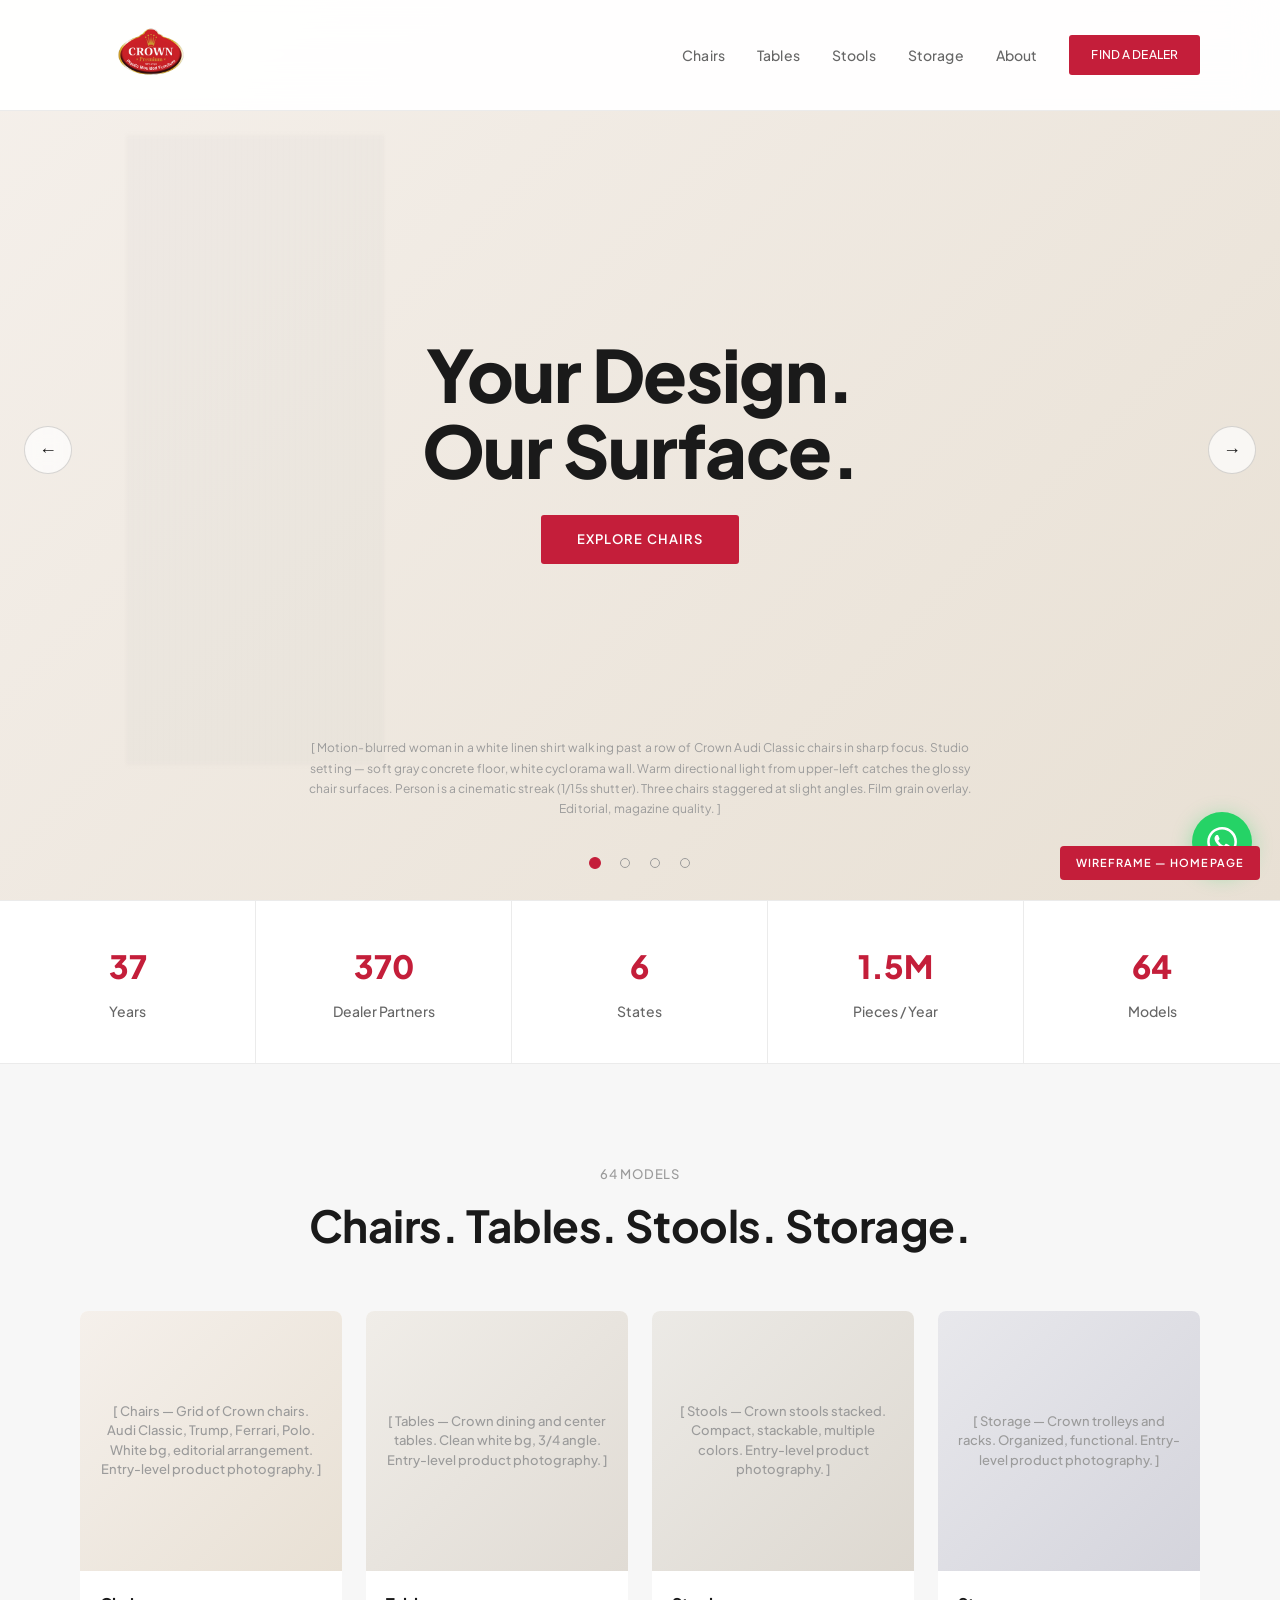
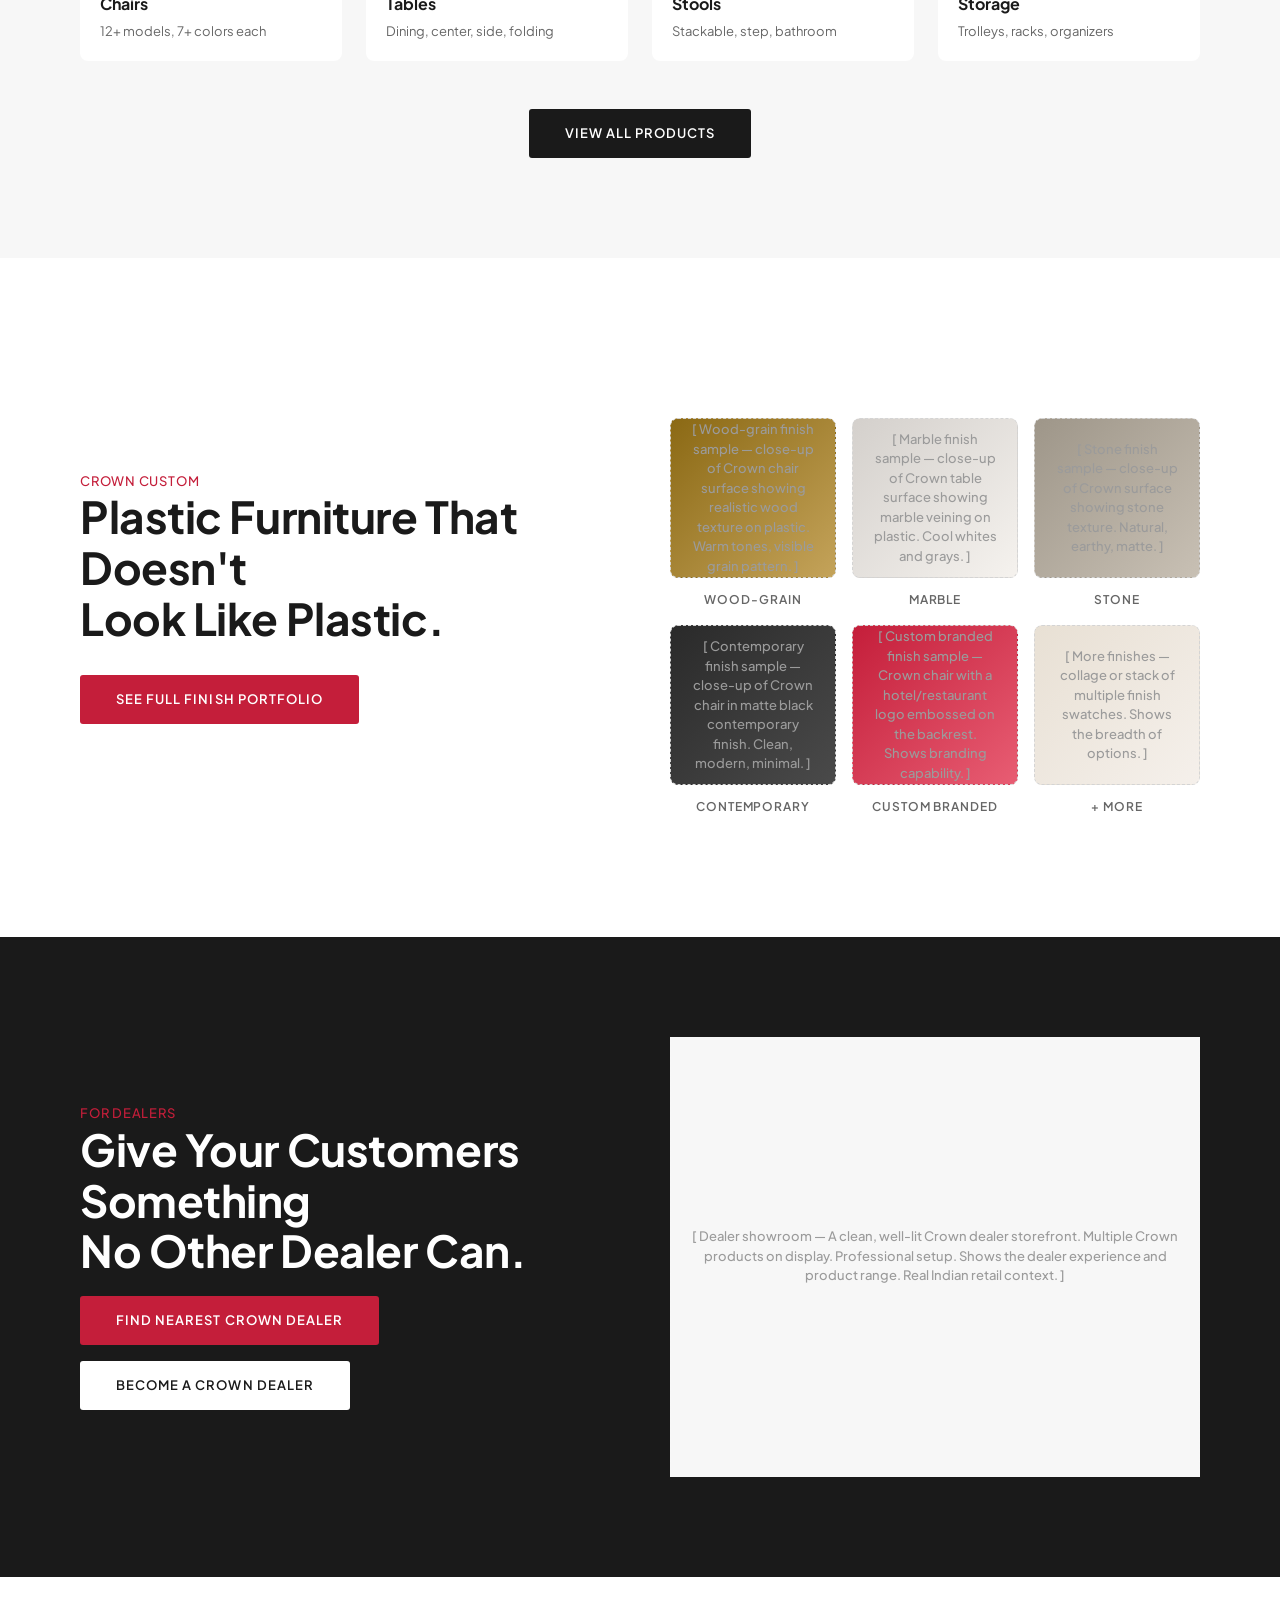
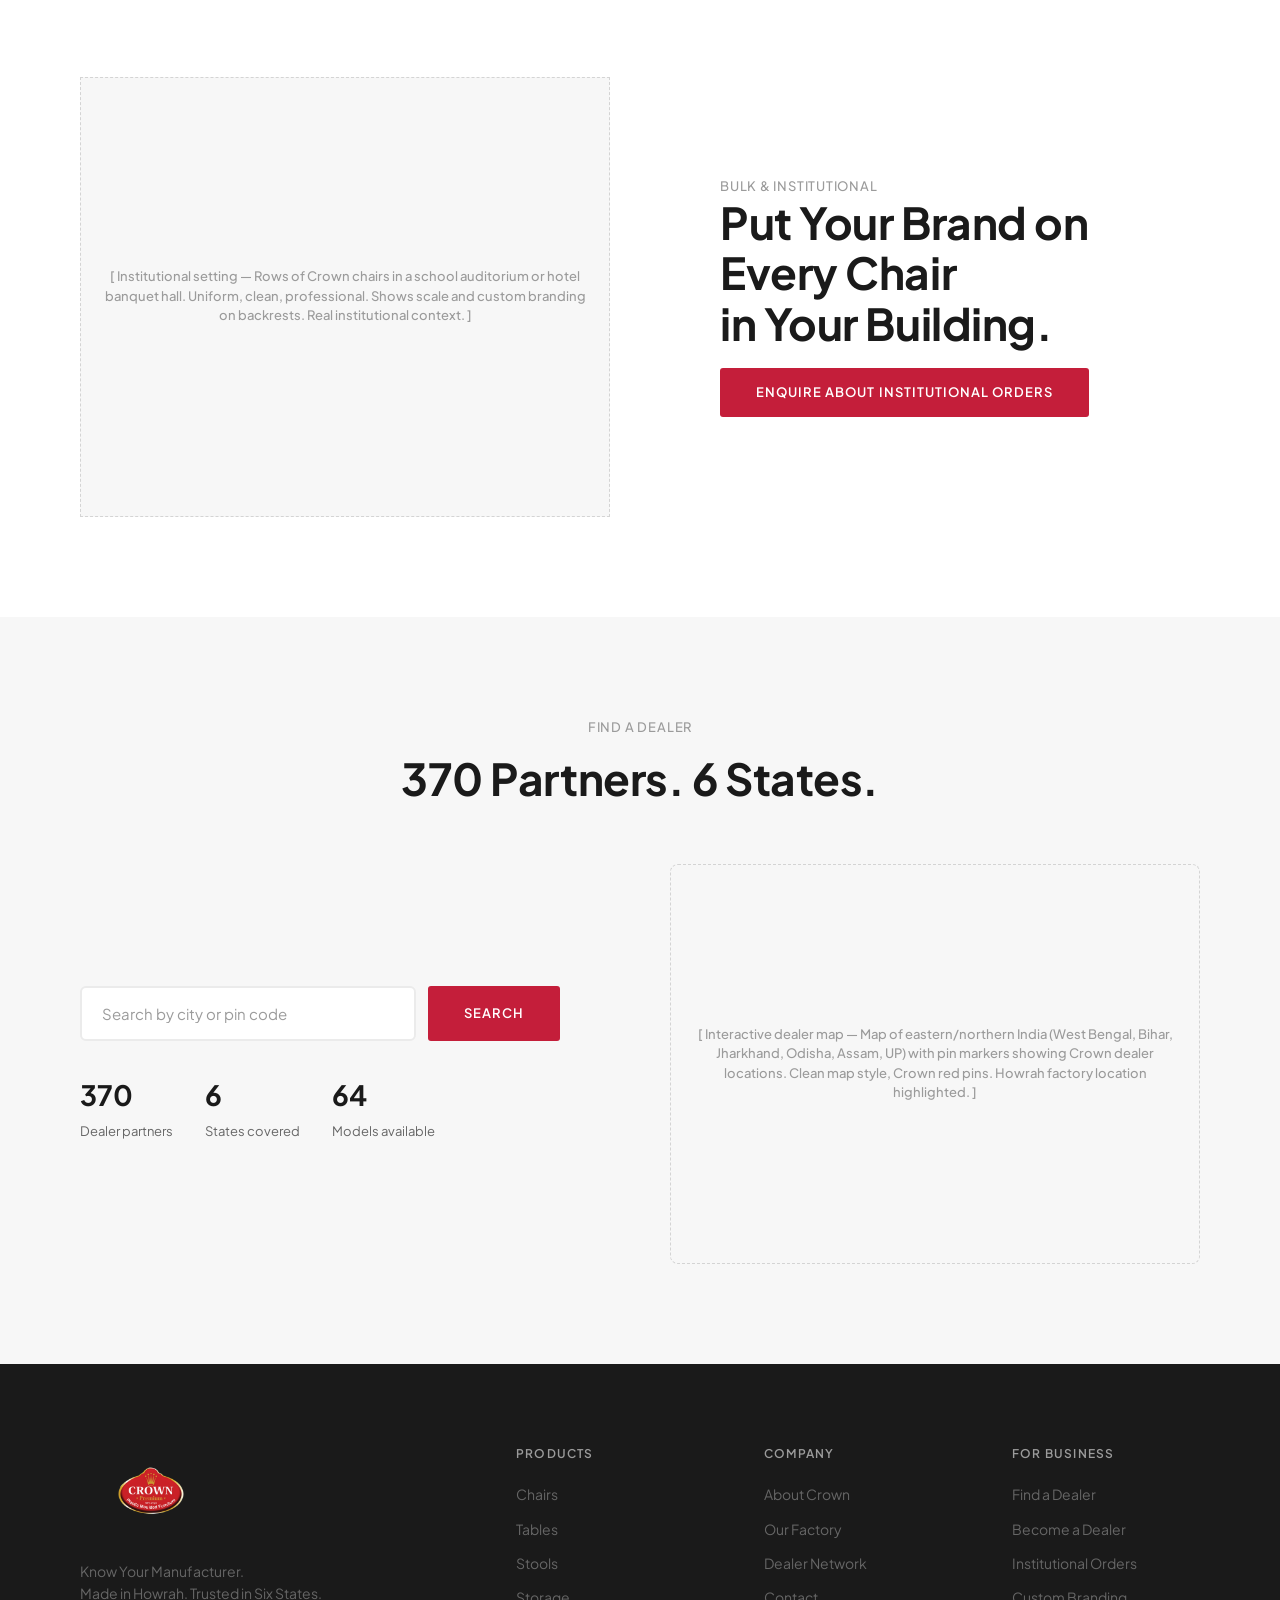
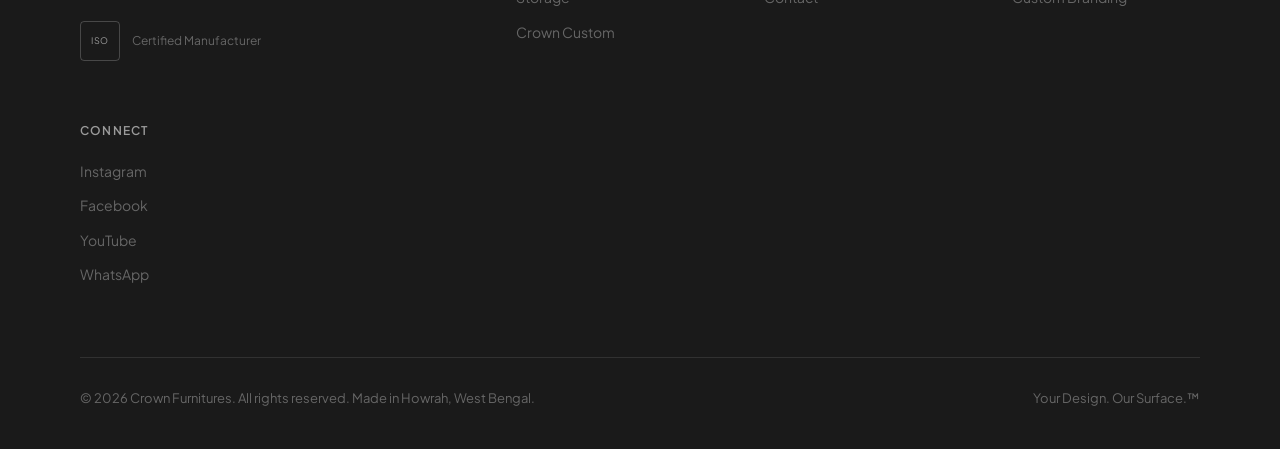
<file: index.html>
<!DOCTYPE html>
<html lang="en">
<head>
  <meta charset="UTF-8">
  <meta name="viewport" content="width=device-width, initial-scale=1.0">
  <title>Crown — Your Design. Our Surface. | Homepage Wireframe</title>
  <link rel="stylesheet" href="styles.css">
  <style>
    /* ─── HERO CAROUSEL ──────────────────────────────────────── */
    .hero-carousel {
      position: relative;
      height: 100vh;
      min-height: 600px;
      overflow: hidden;
    }

    .hero-track {
      display: flex;
      height: 100%;
      transition: transform 0.8s cubic-bezier(0.25, 0.1, 0.25, 1);
    }

    .hero-slide {
      min-width: 100%;
      height: 100%;
      position: relative;
      display: flex;
      align-items: center;
      justify-content: center;
    }

    /* Full-bleed background image */
    .hero-slide-bg {
      position: absolute;
      inset: 0;
      z-index: 0;
    }

    .hero-slide-bg .img-placeholder {
      width: 100%;
      height: 100%;
      border: none;
      border-radius: 0;
      /* hide the default centered text — we show it at bottom instead */
      font-size: 0;
      color: transparent;
    }

    /* Centered headline + CTA */
    .hero-slide-content {
      position: relative;
      z-index: 2;
      text-align: center;
      max-width: 600px;
      padding: 0 24px;
    }

    .hero-slide-content .heading-hero {
      color: var(--black);
      margin-bottom: 28px;
    }

    /* Image description pinned to bottom */
    .hero-slide-desc {
      position: absolute;
      bottom: 80px;
      left: 0;
      right: 0;
      z-index: 2;
      text-align: center;
      padding: 0 40px;
    }

    .hero-slide-desc span {
      display: inline-block;
      max-width: 680px;
      font-size: 12px;
      line-height: 1.7;
      color: var(--gray-400);
      letter-spacing: 0.01em;
    }

    /* Carousel controls */
    .hero-controls {
      position: absolute;
      bottom: 32px;
      left: 50%;
      transform: translateX(-50%);
      z-index: 3;
      display: flex;
      align-items: center;
      gap: 20px;
    }

    .hero-dot {
      width: 10px;
      height: 10px;
      border-radius: 50%;
      border: 1.5px solid var(--gray-400);
      background: transparent;
      cursor: pointer;
      padding: 0;
      transition: all 0.3s ease;
    }

    .hero-dot.active {
      background: var(--red);
      border-color: var(--red);
      transform: scale(1.2);
    }

    .hero-arrows {
      position: absolute;
      top: 50%;
      left: 0;
      right: 0;
      z-index: 3;
      display: flex;
      justify-content: space-between;
      padding: 0 24px;
      transform: translateY(-50%);
      pointer-events: none;
    }

    .hero-arrow {
      width: 48px;
      height: 48px;
      border-radius: 50%;
      border: 1.5px solid rgba(0,0,0,0.15);
      background: rgba(255,255,255,0.7);
      backdrop-filter: blur(8px);
      display: flex;
      align-items: center;
      justify-content: center;
      cursor: pointer;
      pointer-events: all;
      font-size: 18px;
      color: var(--black);
      transition: all 0.3s ease;
    }

    .hero-arrow:hover {
      background: var(--white);
      border-color: var(--black);
    }

    /* ─── CROWN CUSTOM SECTION ─────────────────────────────────── */
    .custom-section {
      padding: 120px 0;
      background: var(--white);
    }

    .custom-grid {
      display: grid;
      grid-template-columns: 1fr 1fr;
      gap: 60px;
      align-items: center;
    }

    .finish-samples {
      display: grid;
      grid-template-columns: repeat(3, 1fr);
      gap: 16px;
      margin-top: 40px;
    }

    .finish-card {
      border-radius: 8px;
      overflow: hidden;
      cursor: pointer;
      transition: transform var(--transition);
    }

    .finish-card:hover { transform: translateY(-4px); }

    .finish-card .img-placeholder {
      height: 160px;
      border-radius: 8px;
    }

    .finish-card .finish-label {
      font-size: 12px;
      font-weight: 600;
      letter-spacing: 0.08em;
      text-transform: uppercase;
      text-align: center;
      padding: 12px 0 0;
      color: var(--gray-500);
    }

    /* ─── PRODUCTS CATEGORY GRID ───────────────────────────────── */
    .products-overview {
      padding: 100px 0;
      background: var(--gray-100);
    }

    .category-grid {
      display: grid;
      grid-template-columns: repeat(4, 1fr);
      gap: 24px;
      margin-top: 50px;
    }

    .category-card {
      background: var(--white);
      border-radius: 8px;
      overflow: hidden;
      cursor: pointer;
      transition: transform var(--transition);
    }

    .category-card:hover { transform: translateY(-6px); }

    .category-card .img-placeholder {
      height: 260px;
      border: none;
      border-radius: 0;
    }

    .category-card-info {
      padding: 20px;
    }

    .category-card-info h4 {
      font-size: 16px;
      font-weight: 700;
      margin-bottom: 4px;
    }

    .category-card-info p {
      font-size: 13px;
      color: var(--gray-500);
    }

    /* ─── PATH SPLIT — AUDIENCE SECTIONS ───────────────────────── */
    .path-section {
      padding: 100px 0;
    }

    .path-section.dark-bg {
      background: var(--black);
      color: var(--white);
    }

    .path-section.dark-bg .heading-section { color: var(--white); }
    .path-section.dark-bg .body-text { color: var(--gray-400); }
    .path-section.dark-bg .caption { color: var(--red); }

    .path-grid {
      display: grid;
      grid-template-columns: 1fr 1fr;
      gap: 60px;
      align-items: center;
    }

    .path-grid.reverse { direction: rtl; }
    .path-grid.reverse > * { direction: ltr; }

    .path-content { max-width: 480px; }
    .path-content .heading-section { margin-bottom: 20px; }
    .path-content .body-text { margin-bottom: 32px; }

    .path-ctas {
      display: flex;
      gap: 16px;
      flex-wrap: wrap;
    }

    /* ─── DEALER LOCATOR ───────────────────────────────────────── */
    .dealer-locator {
      padding: 100px 0;
      background: var(--gray-100);
    }

    .locator-grid {
      display: grid;
      grid-template-columns: 1fr 1fr;
      gap: 60px;
      align-items: center;
      margin-top: 50px;
    }

    .locator-search {
      max-width: 480px;
    }

    .search-input-group {
      display: flex;
      gap: 12px;
      margin-bottom: 24px;
    }

    .search-input {
      flex: 1;
      padding: 16px 20px;
      border: 2px solid var(--gray-200);
      border-radius: 6px;
      font-size: 15px;
      color: var(--black);
      background: var(--white);
      outline: none;
      font-family: inherit;
    }

    .search-input::placeholder { color: var(--gray-400); }
    .search-input:focus { border-color: var(--black); }

    .locator-stats {
      display: flex;
      gap: 32px;
      margin-top: 32px;
    }

    .locator-stat .stat-value {
      font-size: 28px;
      font-weight: 700;
      color: var(--black);
    }

    .locator-stat .stat-label {
      font-size: 13px;
      color: var(--gray-500);
      margin-top: 4px;
    }

    .locator-map .img-placeholder {
      height: 400px;
      border-radius: 8px;
    }

    /* ─── HOMEPAGE RESPONSIVE — TABLET ─────────────────────────── */
    @media (max-width: 1024px) {
      .custom-grid { gap: 40px; }
      .path-grid { gap: 40px; }
      .locator-grid { gap: 40px; }
      .category-grid { grid-template-columns: repeat(2, 1fr); }
      .finish-samples { gap: 12px; }
      .finish-card .img-placeholder { height: 120px; }
    }

    /* ─── HOMEPAGE RESPONSIVE — MOBILE ─────────────────────────── */
    @media (max-width: 768px) {
      /* Hero carousel */
      .hero-carousel { min-height: 80vh; }
      .hero-slide-content { max-width: 100%; padding: 0 20px; }
      .hero-slide-desc { bottom: 60px; padding: 0 20px; }
      .hero-slide-desc span { font-size: 11px; }
      .hero-arrow { width: 40px; height: 40px; font-size: 16px; }
      .hero-arrows { padding: 0 12px; }
      .hero-controls { gap: 14px; bottom: 24px; }
      .hero-dot { width: 8px; height: 8px; }
      .hero-dot.active { transform: scale(1.3); }

      /* Category grid */
      .category-grid { grid-template-columns: repeat(2, 1fr); gap: 16px; margin-top: 32px; }
      .category-card .img-placeholder { height: 180px; }
      .category-card-info { padding: 14px; }
      .category-card-info h4 { font-size: 14px; }
      .category-card-info p { font-size: 12px; }

      /* Custom section */
      .custom-section { padding: 60px 0; }
      .custom-grid { grid-template-columns: 1fr; gap: 32px; }
      .finish-samples { grid-template-columns: repeat(3, 1fr); gap: 10px; margin-top: 24px; }
      .finish-card .img-placeholder { height: 100px; }
      .finish-card .finish-label { font-size: 10px; padding: 8px 0 0; }

      /* Path sections */
      .path-section { padding: 60px 0; }
      .path-grid { grid-template-columns: 1fr; gap: 32px; }
      .path-grid.reverse { direction: ltr; }
      .path-grid.reverse > * { direction: ltr; }
      .path-content { max-width: 100%; }
      .path-ctas { flex-direction: column; }
      .path-ctas .btn { text-align: center; }

      /* Products overview */
      .products-overview { padding: 60px 0; }

      /* Dealer locator */
      .dealer-locator { padding: 60px 0; }
      .locator-grid { grid-template-columns: 1fr; gap: 32px; margin-top: 32px; }
      .locator-search { max-width: 100%; }
      .search-input-group { flex-direction: column; }
      .search-input { width: 100%; }
      .locator-stats { gap: 24px; flex-wrap: wrap; }
      .locator-map .img-placeholder { height: 280px; }
    }

    /* ─── HOMEPAGE RESPONSIVE — SMALL MOBILE ───────────────────── */
    @media (max-width: 480px) {
      .hero-carousel { min-height: 70vh; }
      .hero-slide-desc { display: none; }

      .category-grid { grid-template-columns: 1fr; gap: 16px; }
      .category-card .img-placeholder { height: 200px; }

      .finish-samples { grid-template-columns: repeat(2, 1fr); }
      .finish-card .img-placeholder { height: 110px; }

      .custom-section { padding: 48px 0; }
      .path-section { padding: 48px 0; }
      .products-overview { padding: 48px 0; }
      .dealer-locator { padding: 48px 0; }

      .locator-map .img-placeholder { height: 220px; }
    }
  </style>
</head>
<body>

  <!-- ═══ WIREFRAME LABEL ═══ -->
  <div class="wf-label">WIREFRAME — HOMEPAGE</div>

  <!-- ═══ NAVIGATION ═══ -->
  <nav class="nav">
    <div class="nav-inner">
      <a href="homepage.html" class="nav-logo">
        <img src="crown-logo.png" alt="Crown Premium Furniture">
      </a>
      <div class="nav-links" id="navLinks">
        <a href="chairs.html">Chairs</a>
        <a href="tables.html">Tables</a>
        <a href="stools.html">Stools</a>
        <a href="storage.html">Storage</a>
        <a href="#">About</a>
        <a href="#dealer" class="nav-cta">Find a Dealer</a>
      </div>
      <button class="nav-hamburger" id="navHamburger" aria-label="Toggle menu">
        <span></span>
      </button>
    </div>
  </nav>
  <div class="mobile-menu-overlay" id="mobileOverlay"></div>

  <!-- ═══ HERO — 4-SLIDE CATEGORY CAROUSEL ═══ -->
  <section class="hero-carousel">
    <div class="hero-track" id="heroTrack">

      <!-- SLIDE 1 — CHAIRS -->
      <div class="hero-slide">
        <div class="hero-slide-bg">
          <div class="img-placeholder motion-blur" style="background:linear-gradient(135deg, #f5f0eb 0%, #e8e0d4 100%);"></div>
        </div>
        <div class="hero-slide-content">
          <h1 class="heading-hero">Your Design.<br>Our Surface.</h1>
          <a href="chairs.html" class="btn btn-primary">Explore Chairs</a>
        </div>
        <div class="hero-slide-desc">
          <span>[ Motion-blurred woman in a white linen shirt walking past a row of Crown Audi Classic chairs in sharp focus. Studio setting — soft gray concrete floor, white cyclorama wall. Warm directional light from upper-left catches the glossy chair surfaces. Person is a cinematic streak (1/15s shutter). Three chairs staggered at slight angles. Film grain overlay. Editorial, magazine quality. ]</span>
        </div>
      </div>

      <!-- SLIDE 2 — TABLES -->
      <div class="hero-slide">
        <div class="hero-slide-bg">
          <div class="img-placeholder motion-blur" style="background:linear-gradient(135deg, #f0ede8 0%, #e0dbd4 100%);"></div>
        </div>
        <div class="hero-slide-content">
          <h1 class="heading-hero">Where Life<br>Happens.</h1>
          <a href="tables.html" class="btn btn-primary">Explore Tables</a>
        </div>
        <div class="hero-slide-desc">
          <span>[ Motion-blurred man placing a steel plate onto a Crown Royal dining table in sharp focus. Kitchen-dining setting — clean white walls, morning window light. The table surface and legs are crisp, the person's arms and torso are a warm blur of movement. One Crown chair tucked in at the table edge. Film grain overlay. Lifestyle-editorial crossover. ]</span>
        </div>
      </div>

      <!-- SLIDE 3 — STOOLS -->
      <div class="hero-slide">
        <div class="hero-slide-bg">
          <div class="img-placeholder motion-blur" style="background:linear-gradient(135deg, #eceae6 0%, #ddd8d0 100%);"></div>
        </div>
        <div class="hero-slide-content">
          <h1 class="heading-hero">Small Seat.<br>Big Impact.</h1>
          <a href="stools.html" class="btn btn-primary">Explore Stools</a>
        </div>
        <div class="hero-slide-desc">
          <span>[ Motion-blurred person lifting a Crown stool from a stack of 8 in sharp focus. Chai-shop / street-food context — clean but real. The stack is crisp and centered, the person pulling one off the top is a blur of action. Bright ambient light, slight film grain. Shows stackability and everyday Indian use. ]</span>
        </div>
      </div>

      <!-- SLIDE 4 — STORAGE -->
      <div class="hero-slide">
        <div class="hero-slide-bg">
          <div class="img-placeholder motion-blur" style="background:linear-gradient(135deg, #e8e8ec 0%, #d4d4dc 100%);"></div>
        </div>
        <div class="hero-slide-content">
          <h1 class="heading-hero">Everything<br>Has a Place.</h1>
          <a href="storage.html" class="btn btn-primary">Explore Storage</a>
        </div>
        <div class="hero-slide-desc">
          <span>[ Motion-blurred person rolling a Crown 4-tier trolley through a bright modern kitchen. Trolley is sharp and in focus — neatly organized with jars, towels, utensils on each shelf. Person is a streak of purposeful movement. Clean white environment, natural light. Film grain overlay. ]</span>
        </div>
      </div>

    </div>

    <!-- Arrow controls -->
    <div class="hero-arrows">
      <button class="hero-arrow" onclick="heroSlide(-1)">←</button>
      <button class="hero-arrow" onclick="heroSlide(1)">→</button>
    </div>

    <!-- Dot indicators -->
    <div class="hero-controls">
      <button class="hero-dot active" onclick="heroGo(0)"></button>
      <button class="hero-dot" onclick="heroGo(1)"></button>
      <button class="hero-dot" onclick="heroGo(2)"></button>
      <button class="hero-dot" onclick="heroGo(3)"></button>
    </div>
  </section>

  <!-- ═══ CREDIBILITY STRIP — No adjectives, only facts ═══ -->
  <div class="feature-strip">
    <div class="feature-item">
      <div class="value">37</div>
      <div class="label">Years</div>
    </div>
    <div class="feature-item">
      <div class="value">370</div>
      <div class="label">Dealer Partners</div>
    </div>
    <div class="feature-item">
      <div class="value">6</div>
      <div class="label">States</div>
    </div>
    <div class="feature-item">
      <div class="value">1.5M</div>
      <div class="label">Pieces / Year</div>
    </div>
    <div class="feature-item">
      <div class="value">64</div>
      <div class="label">Models</div>
    </div>
  </div>

  <!-- ═══ PRODUCTS — 64 Models, 4 Categories ═══ -->
  <section class="products-overview" id="products">
    <div class="container">
      <div class="section-header">
        <p class="caption">64 Models</p>
        <h2 class="heading-section">Chairs. Tables. Stools. Storage.</h2>
      </div>
      <div class="category-grid">
        <a href="chairs.html" class="category-card">
          <div class="img-placeholder" style="background:linear-gradient(135deg, #f5f0eb, #e8e0d4);">[ Chairs — Grid of Crown chairs. Audi Classic, Trump, Ferrari, Polo. White bg, editorial arrangement. Entry-level product photography. ]</div>
          <div class="category-card-info">
            <h4>Chairs</h4>
            <p>12+ models, 7+ colors each</p>
          </div>
        </a>
        <a href="tables.html" class="category-card">
          <div class="img-placeholder" style="background:linear-gradient(135deg, #f0ede8, #e0dbd4);">[ Tables — Crown dining and center tables. Clean white bg, 3/4 angle. Entry-level product photography. ]</div>
          <div class="category-card-info">
            <h4>Tables</h4>
            <p>Dining, center, side, folding</p>
          </div>
        </a>
        <a href="stools.html" class="category-card">
          <div class="img-placeholder" style="background:linear-gradient(135deg, #eceae6, #ddd8d0);">[ Stools — Crown stools stacked. Compact, stackable, multiple colors. Entry-level product photography. ]</div>
          <div class="category-card-info">
            <h4>Stools</h4>
            <p>Stackable, step, bathroom</p>
          </div>
        </a>
        <a href="storage.html" class="category-card">
          <div class="img-placeholder" style="background:linear-gradient(135deg, #e8e8ec, #d4d4dc);">[ Storage — Crown trolleys and racks. Organized, functional. Entry-level product photography. ]</div>
          <div class="category-card-info">
            <h4>Storage</h4>
            <p>Trolleys, racks, organizers</p>
          </div>
        </a>
      </div>
      <div style="text-align:center; margin-top:48px;">
        <a href="#" class="btn btn-secondary">View All Products</a>
      </div>
    </div>
  </section>

  <!-- ═══ CROWN CUSTOM — "Plastic furniture that doesn't look like plastic." ═══ -->
  <section class="custom-section" id="custom">
    <div class="container">
      <div class="custom-grid">
        <div>
          <p class="caption" style="color:var(--red);">Crown Custom</p>
          <h2 class="heading-section">Plastic Furniture That Doesn't<br>Look Like Plastic.</h2>
          <a href="#" class="btn btn-primary" style="margin-top:32px;">See Full Finish Portfolio</a>
        </div>
        <div>
          <div class="finish-samples">
            <div class="finish-card">
              <div class="img-placeholder" style="background:linear-gradient(135deg, #8B6914, #C4A35A);">[ Wood-grain finish sample — close-up of Crown chair surface showing realistic wood texture on plastic. Warm tones, visible grain pattern. ]</div>
              <div class="finish-label">Wood-Grain</div>
            </div>
            <div class="finish-card">
              <div class="img-placeholder" style="background:linear-gradient(135deg, #d4d0cc, #f5f2ee);">[ Marble finish sample — close-up of Crown table surface showing marble veining on plastic. Cool whites and grays. ]</div>
              <div class="finish-label">Marble</div>
            </div>
            <div class="finish-card">
              <div class="img-placeholder" style="background:linear-gradient(135deg, #9e9689, #c8c0b4);">[ Stone finish sample — close-up of Crown surface showing stone texture. Natural, earthy, matte. ]</div>
              <div class="finish-label">Stone</div>
            </div>
            <div class="finish-card">
              <div class="img-placeholder" style="background:linear-gradient(135deg, #2a2a2a, #4a4a4a);">[ Contemporary finish sample — close-up of Crown chair in matte black contemporary finish. Clean, modern, minimal. ]</div>
              <div class="finish-label">Contemporary</div>
            </div>
            <div class="finish-card">
              <div class="img-placeholder" style="background:linear-gradient(135deg, #C41E3A, #e85d73);">[ Custom branded finish sample — Crown chair with a hotel/restaurant logo embossed on the backrest. Shows branding capability. ]</div>
              <div class="finish-label">Custom Branded</div>
            </div>
            <div class="finish-card">
              <div class="img-placeholder" style="background:linear-gradient(135deg, #e8e0d4, #f5f0eb);">[ More finishes — collage or stack of multiple finish swatches. Shows the breadth of options. ]</div>
              <div class="finish-label">+ More</div>
            </div>
          </div>
        </div>
      </div>
    </div>
  </section>

  <!-- ═══ PATH A — CONSUMER (handled by product pages, no dedicated section needed) ═══ -->

  <!-- ═══ PATH B — FOR DEALERS ═══ -->
  <section class="path-section dark-bg">
    <div class="container">
      <div class="path-grid">
        <div class="path-content">
          <p class="caption">For Dealers</p>
          <h2 class="heading-section">Give Your Customers Something<br>No Other Dealer Can.</h2>
          <div class="path-ctas">
            <a href="#dealer" class="btn btn-primary">Find Nearest Crown Dealer</a>
            <a href="#" class="btn btn-tertiary">Become a Crown Dealer</a>
          </div>
        </div>
        <div>
          <div class="img-placeholder" style="height:440px; border-color:rgba(255,255,255,0.15);">[ Dealer showroom — A clean, well-lit Crown dealer storefront. Multiple Crown products on display. Professional setup. Shows the dealer experience and product range. Real Indian retail context. ]</div>
        </div>
      </div>
    </div>
  </section>

  <!-- ═══ PATH C — INSTITUTIONAL / BULK ORDERS ═══ -->
  <section class="path-section">
    <div class="container">
      <div class="path-grid reverse">
        <div class="path-content">
          <p class="caption">Bulk &amp; Institutional</p>
          <h2 class="heading-section">Put Your Brand on Every Chair<br>in Your Building.</h2>
          <div class="path-ctas">
            <a href="#" class="btn btn-primary">Enquire About Institutional Orders</a>
          </div>
        </div>
        <div>
          <div class="img-placeholder" style="height:440px;">[ Institutional setting — Rows of Crown chairs in a school auditorium or hotel banquet hall. Uniform, clean, professional. Shows scale and custom branding on backrests. Real institutional context. ]</div>
        </div>
      </div>
    </div>
  </section>

  <!-- ═══ DEALER LOCATOR ═══ -->
  <section class="dealer-locator" id="dealer">
    <div class="container">
      <div class="section-header">
        <p class="caption">Find a Dealer</p>
        <h2 class="heading-section">370 Partners. 6 States.</h2>
      </div>
      <div class="locator-grid">
        <div class="locator-search">
          <div class="search-input-group">
            <input type="text" class="search-input" placeholder="Search by city or pin code">
            <button class="btn btn-primary">Search</button>
          </div>
          <div class="locator-stats">
            <div class="locator-stat">
              <div class="stat-value">370</div>
              <div class="stat-label">Dealer partners</div>
            </div>
            <div class="locator-stat">
              <div class="stat-value">6</div>
              <div class="stat-label">States covered</div>
            </div>
            <div class="locator-stat">
              <div class="stat-value">64</div>
              <div class="stat-label">Models available</div>
            </div>
          </div>
        </div>
        <div class="locator-map">
          <div class="img-placeholder" style="height:400px;">[ Interactive dealer map — Map of eastern/northern India (West Bengal, Bihar, Jharkhand, Odisha, Assam, UP) with pin markers showing Crown dealer locations. Clean map style, Crown red pins. Howrah factory location highlighted. ]</div>
        </div>
      </div>
    </div>
  </section>

  <!-- ═══ FOOTER ═══ -->
  <footer class="footer">
    <div class="container">
      <div class="footer-top">
        <div class="footer-logo">
          <img src="crown-logo.png" alt="Crown Premium Furniture">
          <p class="tagline">Know Your Manufacturer.<br>Made in Howrah. Trusted in Six States.</p>
          <div style="display:flex; align-items:center; gap:12px; margin-top:16px;">
            <div style="width:40px; height:40px; border:1px solid rgba(255,255,255,0.2); border-radius:4px; display:flex; align-items:center; justify-content:center; font-size:9px; color:var(--gray-400); text-transform:uppercase; letter-spacing:0.05em;">ISO</div>
            <span style="font-size:12px; color:var(--gray-500);">Certified Manufacturer</span>
          </div>
        </div>
        <div class="footer-col">
          <h4>Products</h4>
          <a href="chairs.html">Chairs</a>
          <a href="tables.html">Tables</a>
          <a href="stools.html">Stools</a>
          <a href="storage.html">Storage</a>
          <a href="#custom">Crown Custom</a>
        </div>
        <div class="footer-col">
          <h4>Company</h4>
          <a href="#">About Crown</a>
          <a href="#">Our Factory</a>
          <a href="#">Dealer Network</a>
          <a href="#">Contact</a>
        </div>
        <div class="footer-col">
          <h4>For Business</h4>
          <a href="#dealer">Find a Dealer</a>
          <a href="#">Become a Dealer</a>
          <a href="#">Institutional Orders</a>
          <a href="#">Custom Branding</a>
        </div>
        <div class="footer-col">
          <h4>Connect</h4>
          <a href="#">Instagram</a>
          <a href="#">Facebook</a>
          <a href="#">YouTube</a>
          <a href="#">WhatsApp</a>
        </div>
      </div>
      <div class="footer-bottom">
        <p>© 2026 Crown Furnitures. All rights reserved. Made in Howrah, West Bengal.</p>
        <p>Your Design. Our Surface.™</p>
      </div>
    </div>
  </footer>

  <!-- ═══ HERO CAROUSEL JS ═══ -->
  <script>
    let heroIndex = 0;
    const heroTrack = document.getElementById('heroTrack');
    const heroDots = document.querySelectorAll('.hero-dot');
    const heroTotal = 4;

    function heroUpdate() {
      heroTrack.style.transform = `translateX(-${heroIndex * 100}%)`;
      heroDots.forEach((d, i) => d.classList.toggle('active', i === heroIndex));
    }

    function heroSlide(dir) {
      heroIndex = (heroIndex + dir + heroTotal) % heroTotal;
      heroUpdate();
    }

    function heroGo(i) {
      heroIndex = i;
      heroUpdate();
    }

    // Auto-advance every 6s
    let heroAuto = setInterval(() => heroSlide(1), 6000);
    heroTrack.addEventListener('mouseenter', () => clearInterval(heroAuto));
    heroTrack.addEventListener('mouseleave', () => {
      heroAuto = setInterval(() => heroSlide(1), 6000);
    });

    // Touch/swipe support for hero carousel
    let touchStartX = 0;
    let touchEndX = 0;
    heroTrack.addEventListener('touchstart', (e) => {
      touchStartX = e.changedTouches[0].screenX;
      clearInterval(heroAuto);
    }, { passive: true });
    heroTrack.addEventListener('touchend', (e) => {
      touchEndX = e.changedTouches[0].screenX;
      const diff = touchStartX - touchEndX;
      if (Math.abs(diff) > 50) {
        heroSlide(diff > 0 ? 1 : -1);
      }
      heroAuto = setInterval(() => heroSlide(1), 6000);
    }, { passive: true });
  </script>

  <!-- ═══ MOBILE MENU JS ═══ -->
  <script>
    const hamburger = document.getElementById('navHamburger');
    const navLinks = document.getElementById('navLinks');
    const overlay = document.getElementById('mobileOverlay');

    function toggleMenu() {
      hamburger.classList.toggle('active');
      navLinks.classList.toggle('active');
      overlay.classList.toggle('active');
      document.body.style.overflow = navLinks.classList.contains('active') ? 'hidden' : '';
    }

    hamburger.addEventListener('click', toggleMenu);
    overlay.addEventListener('click', toggleMenu);

    // Close menu when a link is clicked
    navLinks.querySelectorAll('a').forEach(link => {
      link.addEventListener('click', () => {
        if (navLinks.classList.contains('active')) toggleMenu();
      });
    });

    // Close menu on resize to desktop
    window.addEventListener('resize', () => {
      if (window.innerWidth > 768 && navLinks.classList.contains('active')) {
        toggleMenu();
      }
    });
  </script>


  <!-- ═══ WHATSAPP FAB ═══ -->
  <a href="https://wa.me/918910674600" target="_blank" class="whatsapp-fab" title="Chat with Crown on WhatsApp">
    <svg viewBox="0 0 24 24" xmlns="http://www.w3.org/2000/svg"><path d="M17.472 14.382c-.297-.149-1.758-.867-2.03-.967-.273-.099-.471-.148-.67.15-.197.297-.767.966-.94 1.164-.173.199-.347.223-.644.075-.297-.15-1.255-.463-2.39-1.475-.883-.788-1.48-1.761-1.653-2.059-.173-.297-.018-.458.13-.606.134-.133.298-.347.446-.52.149-.174.198-.298.298-.497.099-.198.05-.371-.025-.52-.075-.149-.669-1.612-.916-2.207-.242-.579-.487-.5-.669-.51-.173-.008-.371-.01-.57-.01-.198 0-.52.074-.792.372-.272.297-1.04 1.016-1.04 2.479 0 1.462 1.065 2.875 1.213 3.074.149.198 2.096 3.2 5.077 4.487.709.306 1.262.489 1.694.625.712.227 1.36.195 1.871.118.571-.085 1.758-.719 2.006-1.413.248-.694.248-1.289.173-1.413-.074-.124-.272-.198-.57-.347m-5.421 7.403h-.004a9.87 9.87 0 01-5.031-1.378l-.361-.214-3.741.982.998-3.648-.235-.374a9.86 9.86 0 01-1.51-5.26c.001-5.45 4.436-9.884 9.888-9.884 2.64 0 5.122 1.03 6.988 2.898a9.825 9.825 0 012.893 6.994c-.003 5.45-4.437 9.884-9.885 9.884m8.413-18.297A11.815 11.815 0 0012.05 0C5.495 0 .16 5.335.157 11.892c0 2.096.547 4.142 1.588 5.945L.057 24l6.305-1.654a11.882 11.882 0 005.683 1.448h.005c6.554 0 11.89-5.335 11.893-11.893a11.821 11.821 0 00-3.48-8.413z"/></svg>
  </a>
</body>
</html>
</file>
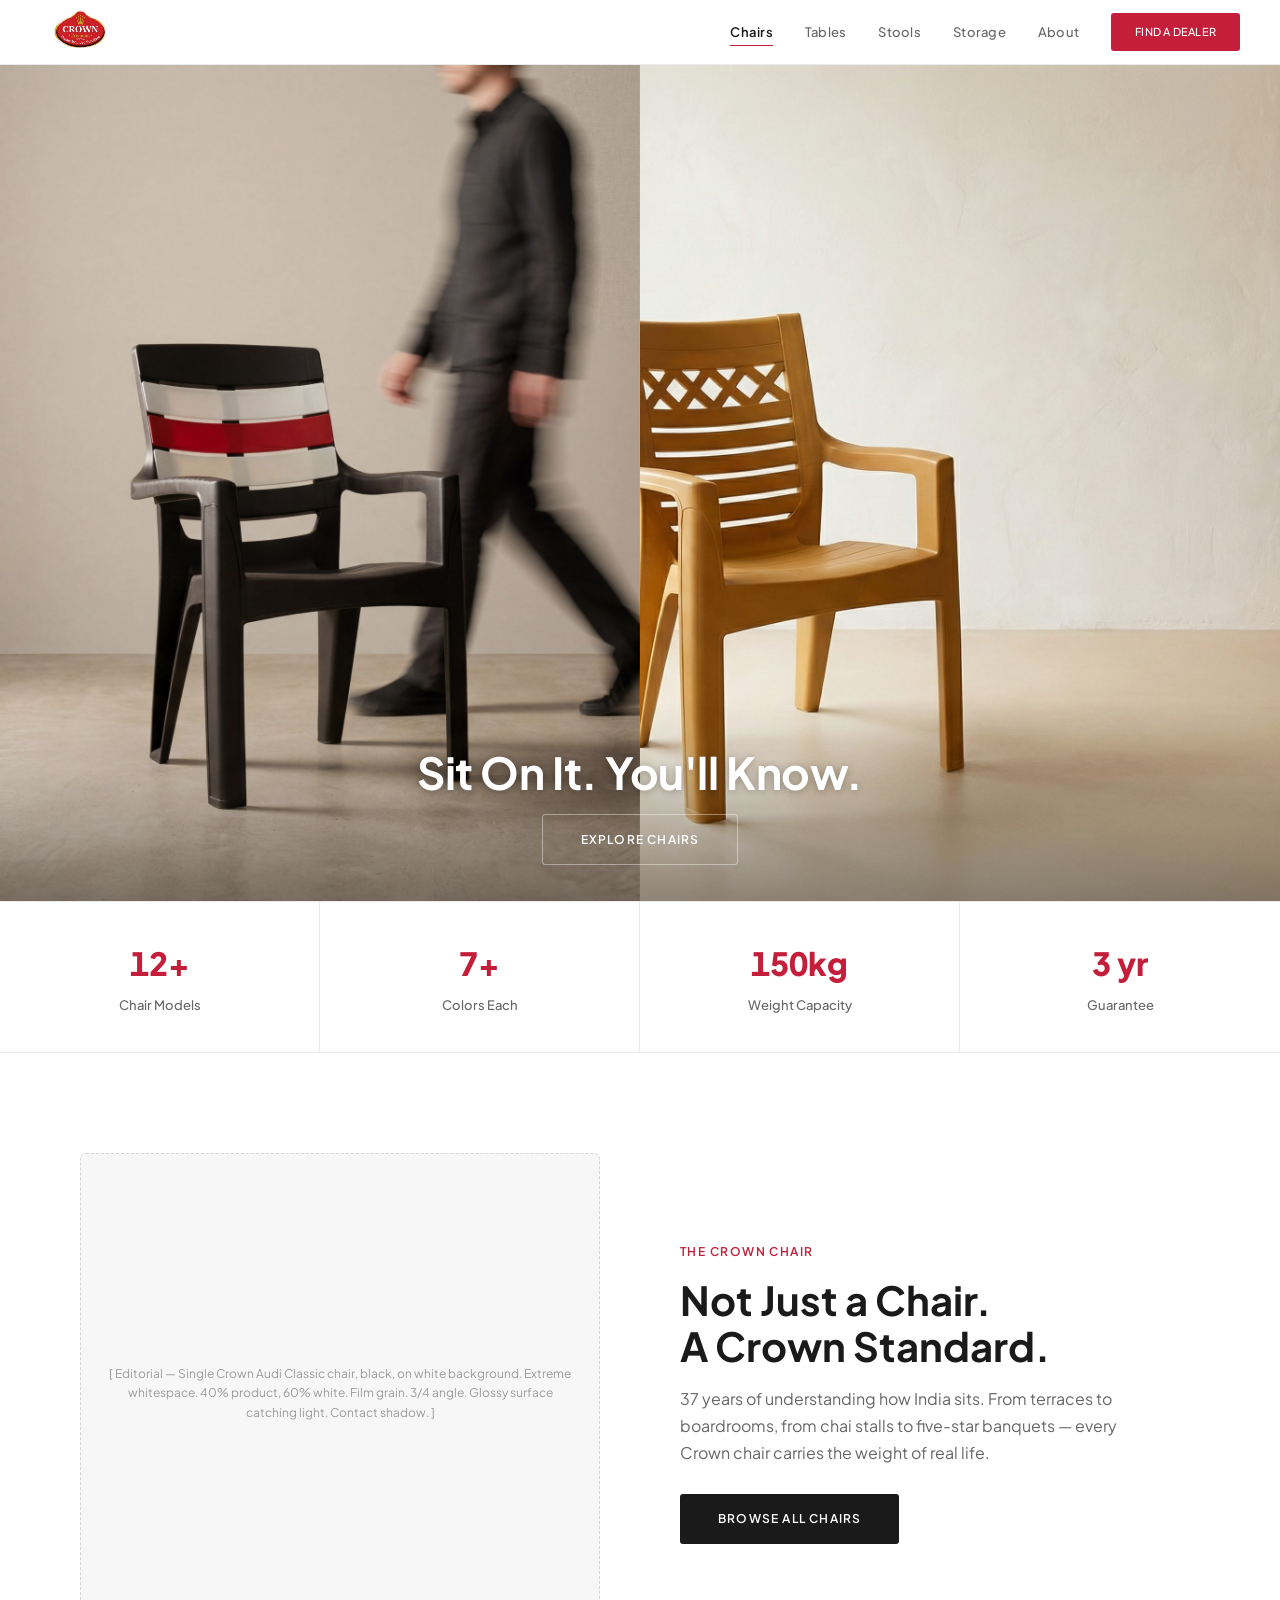
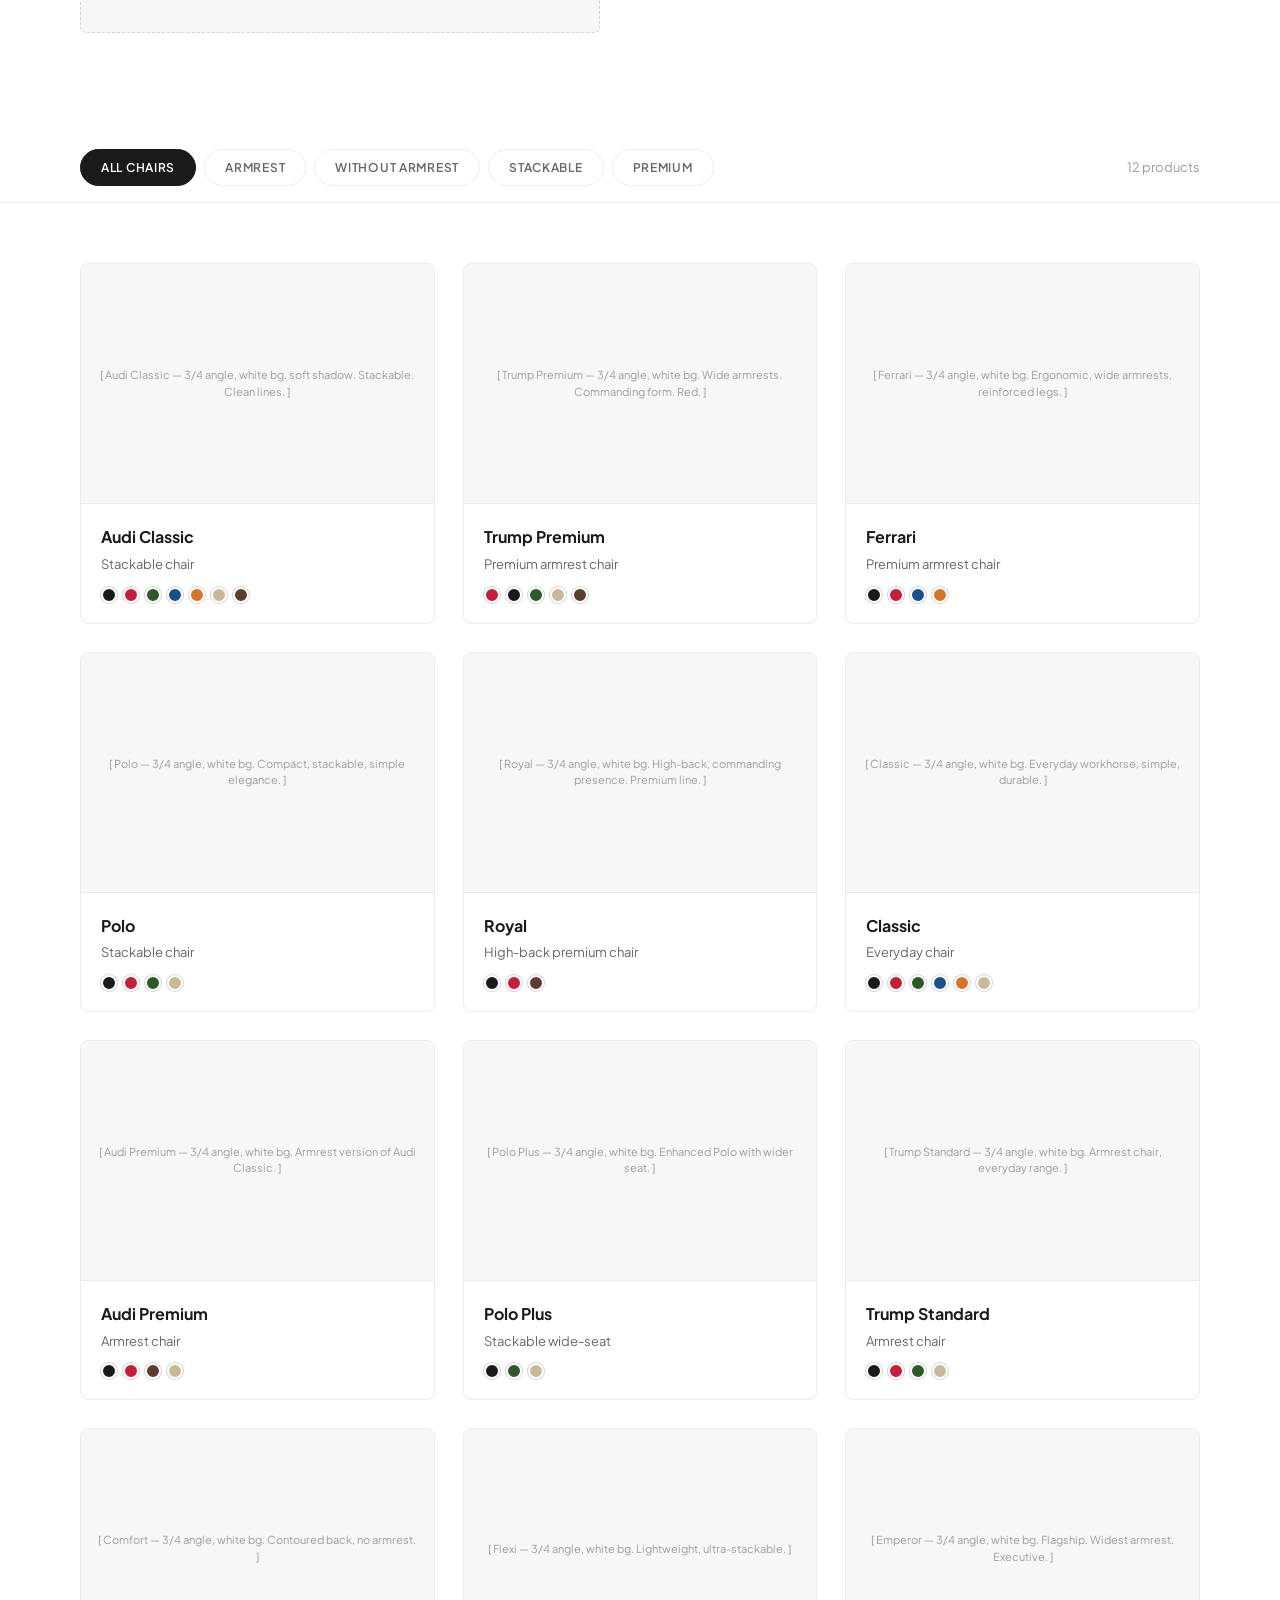
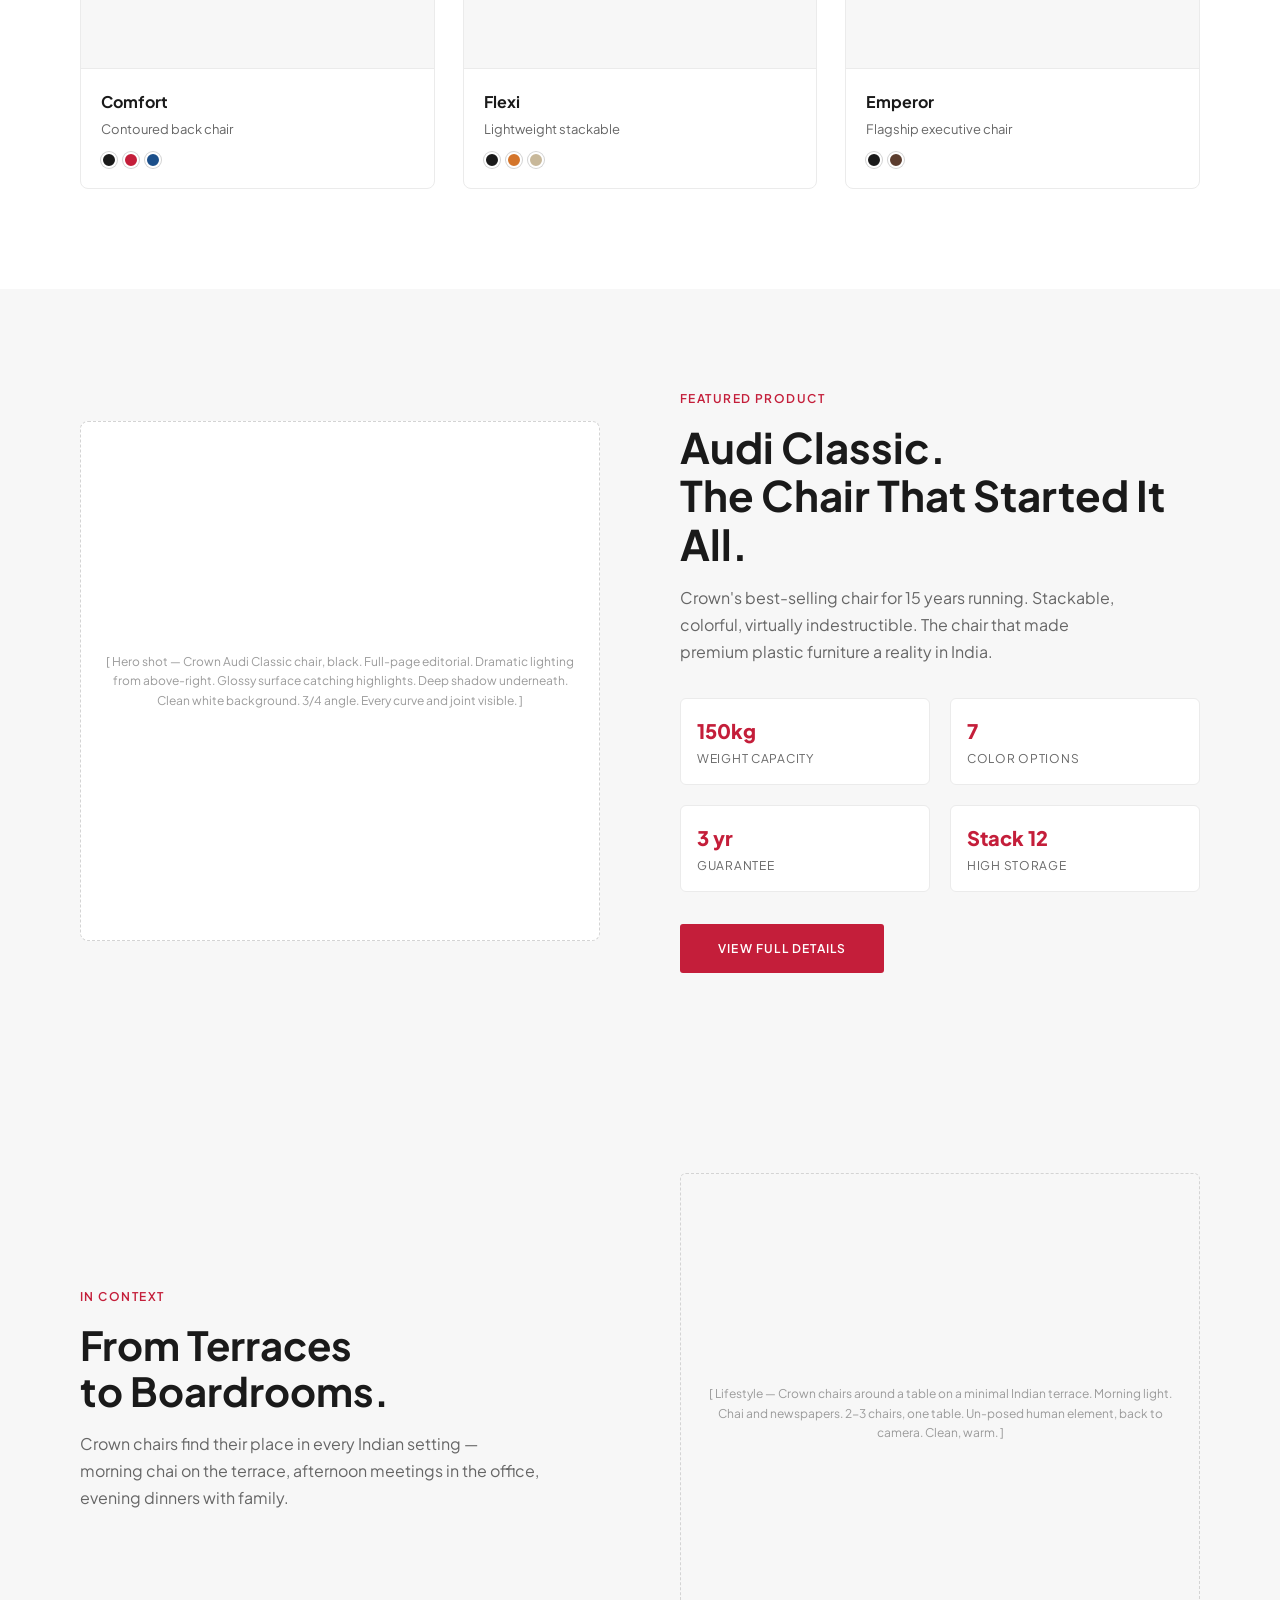
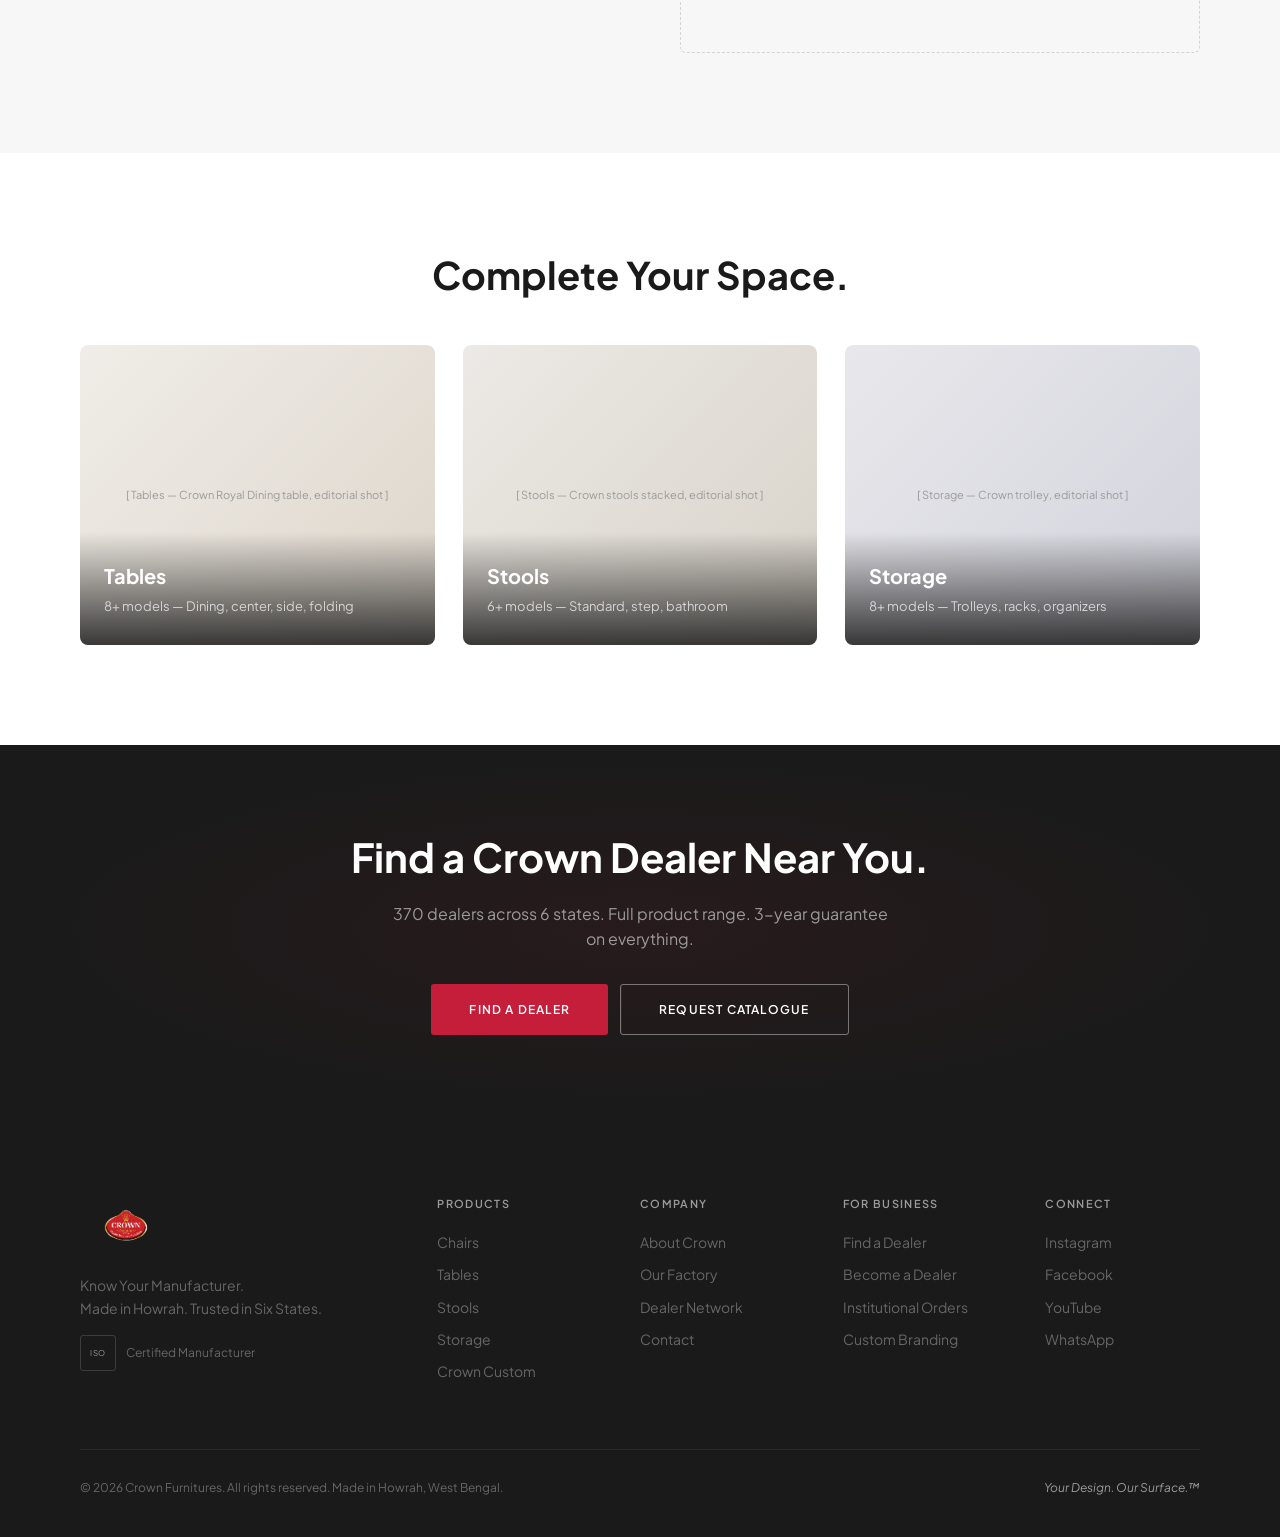
<file: chairs-prototype.html>
<!DOCTYPE html>
<html lang="en">
<head>
<meta charset="UTF-8">
<meta name="viewport" content="width=device-width, initial-scale=1.0">
<title>Crown — Chairs | Sit On It. You'll Know.</title>
<link href="https://fonts.googleapis.com/css2?family=Plus+Jakarta+Sans:wght@300;400;500;600;700;800&display=swap" rel="stylesheet">
<style>
/* ═══════════════════════════════════════════════════════════
   CROWN CATEGORY PROTOTYPE — CHAIRS
   ═══════════════════════════════════════════════════════════ */

*, *::before, *::after { margin:0; padding:0; box-sizing:border-box; }

:root {
  --red: #C41E3A;
  --red-dark: #A01830;
  --red-glow: rgba(196,30,58,0.15);
  --gold: #D4A843;
  --gold-light: rgba(212,168,67,0.15);
  --black: #1A1A1A;
  --white: #FFFFFF;
  --g100: #F7F7F7;
  --g200: #EBEBEB;
  --g300: #D4D4D4;
  --g400: #9B9B9B;
  --g500: #666;
  --body: #333;
  --font: 'Plus Jakarta Sans', -apple-system, sans-serif;
  --max-w: 1200px;
  --ease: cubic-bezier(0.25, 0.1, 0.25, 1);
  --nav-h: 80px;
  --hero-from: #f5f0eb;
  --hero-to: #e8dfd2;
}

html { scroll-behavior: smooth; }

::-webkit-scrollbar { width: 6px; }
::-webkit-scrollbar-track { background: var(--g100); }
::-webkit-scrollbar-thumb { background: var(--g300); border-radius: 3px; }
::-webkit-scrollbar-thumb:hover { background: var(--red); }

body {
  font-family: var(--font);
  color: var(--black);
  background: var(--white);
  line-height: 1.6;
  -webkit-font-smoothing: antialiased;
  overflow-x: hidden;
}

a { text-decoration: none; color: inherit; }
img { max-width: 100%; display: block; }

.container { max-width: var(--max-w); margin: 0 auto; padding: 0 40px; }

/* ─── LOADING SCREEN ──────────────────────────────────────── */
.loader {
  position: fixed; inset: 0; z-index: 10000;
  background: var(--black);
  display: flex; align-items: center; justify-content: center;
  flex-direction: column; gap: 24px;
  transition: opacity 0.6s ease, visibility 0.6s ease;
}
.loader.hidden { opacity: 0; visibility: hidden; pointer-events: none; }
.loader-logo img {
  height: 200px;
}
.loader-sub {
  font-size: 11px; font-weight: 500; letter-spacing: 4px;
  text-transform: uppercase; color: var(--red);
}
.loader-bar {
  width: 120px; height: 2px; background: rgba(255,255,255,0.1);
  border-radius: 1px; overflow: hidden; margin-top: 8px;
}
.loader-bar-fill {
  height: 100%; width: 0; background: var(--red);
  border-radius: 1px;
  animation: loaderFill 1.8s var(--ease) forwards;
}
@keyframes loaderPulse { 0%,100%{ opacity:1; } 50%{ opacity:0.5; } }
@keyframes loaderFill { 0%{ width:0; } 100%{ width:100%; } }

/* ─── SCROLL ANIMATIONS ───────────────────────────────────── */
.reveal {
  opacity: 0; transform: translateY(30px);
  transition: opacity 0.7s var(--ease), transform 0.7s var(--ease);
}
.reveal.visible { opacity: 1; transform: translateY(0); }
.reveal-left {
  opacity: 0; transform: translateX(-40px);
  transition: opacity 0.7s var(--ease), transform 0.7s var(--ease);
}
.reveal-left.visible { opacity: 1; transform: translateX(0); }
.reveal-right {
  opacity: 0; transform: translateX(40px);
  transition: opacity 0.7s var(--ease), transform 0.7s var(--ease);
}
.reveal-right.visible { opacity: 1; transform: translateX(0); }
.reveal-scale {
  opacity: 0; transform: scale(0.95);
  transition: opacity 0.7s var(--ease), transform 0.7s var(--ease);
}
.reveal-scale.visible { opacity: 1; transform: scale(1); }

[data-delay="1"] { transition-delay: 0.1s; }
[data-delay="2"] { transition-delay: 0.2s; }
[data-delay="3"] { transition-delay: 0.3s; }
[data-delay="4"] { transition-delay: 0.4s; }
[data-delay="5"] { transition-delay: 0.5s; }

/* ─── PROGRESS BAR ────────────────────────────────────────── */
.progress-bar {
  position: fixed; top: 0; left: 0; height: 3px;
  background: var(--red); z-index: 1001;
  width: 0; transition: width 0.1s linear;
}

/* ─── NAVIGATION ──────────────────────────────────────────── */
.nav {
  position: sticky; top: 0; left: 0; right: 0; z-index: 1000;
  background: var(--white);
  border-bottom: 1px solid var(--g200);
  transition: box-shadow 0.4s var(--ease);
}
.nav.scrolled {
  box-shadow: 0 1px 20px rgba(0,0,0,0.06);
}
.nav-inner {
  max-width: 100%; margin: 0; padding: 0 40px 0 24px;
  display: flex; align-items: center; justify-content: space-between;
  height: 64px;
}

.nav-logo { display: flex; align-items: center; }
.nav-logo img { height: 80px; }

.nav-links { display: flex; gap: 32px; align-items: center; }
.nav-links a {
  font-size: 13px; font-weight: 500; color: var(--g500);
  transition: color 0.3s ease; letter-spacing: 0.02em;
  position: relative; text-decoration: none;
}
.nav-links a::after {
  content: ''; position: absolute; bottom: -4px; left: 0;
  width: 0; height: 1.5px; background: var(--red);
  transition: width 0.3s var(--ease);
}
.nav-links a:hover { color: var(--black); }
.nav-links a:hover::after { width: 100%; }
.nav-links a.active { color: var(--black); font-weight: 600; }
.nav-links a.active::after { width: 100%; }

.nav-cta {
  padding: 10px 24px !important;
  background: var(--red); color: var(--white) !important;
  font-size: 11px !important; font-weight: 600;
  letter-spacing: 0.08em; text-transform: uppercase;
  border-radius: 3px; transition: all 0.3s ease;
}
.nav-cta::after { display: none !important; }
.nav-cta:hover {
  background: var(--red-dark) !important; color: var(--white) !important;
  transform: translateY(-1px); box-shadow: 0 4px 16px rgba(196,30,58,0.3);
}

.nav-hamburger {
  display: none; width: 44px; height: 44px;
  align-items: center; justify-content: center;
  background: none; border: none; cursor: pointer; z-index: 1002;
}
.nav-hamburger span {
  display: block; width: 22px; height: 2px;
  background: var(--black); position: relative;
  transition: all 0.3s ease;
}
.nav-hamburger span::before, .nav-hamburger span::after {
  content: ''; position: absolute; width: 22px; height: 2px;
  background: var(--black); left: 0; transition: all 0.3s ease;
}
.nav-hamburger span::before { top: -7px; }
.nav-hamburger span::after { top: 7px; }
.nav-hamburger.active span { background: transparent; }
.nav-hamburger.active span::before { top: 0; transform: rotate(45deg); }
.nav-hamburger.active span::after { top: 0; transform: rotate(-45deg); }

.mobile-overlay {
  display: none; position: fixed; inset: 0;
  background: rgba(0,0,0,0.4); z-index: 998;
  opacity: 0; transition: opacity 0.3s ease;
}
.mobile-overlay.active { opacity: 1; }

/* ─── BUTTONS ─────────────────────────────────────────────── */
.btn {
  display: inline-flex; align-items: center; justify-content: center;
  padding: 15px 38px; font-family: var(--font);
  font-size: 12px; font-weight: 600; letter-spacing: 0.1em;
  text-transform: uppercase; border: none; border-radius: 3px;
  cursor: pointer; transition: all 0.3s var(--ease);
  position: relative; overflow: hidden;
}
.btn::before {
  content: ''; position: absolute; inset: 0;
  background: rgba(255,255,255,0.1); transform: translateX(-100%);
  transition: transform 0.4s var(--ease);
}
.btn:hover::before { transform: translateX(0); }

.btn-primary { background: var(--red); color: var(--white); }
.btn-primary:hover { background: var(--red-dark); transform: translateY(-2px); box-shadow: 0 6px 24px rgba(196,30,58,0.35); }

.btn-secondary { background: var(--black); color: var(--white); }
.btn-secondary:hover { background: #000; transform: translateY(-2px); box-shadow: 0 6px 24px rgba(0,0,0,0.25); }

.btn-outline { background: transparent; color: var(--black); border: 1.5px solid var(--black); }
.btn-outline:hover { background: var(--black); color: var(--white); }

.btn-white-outline { background: transparent; color: var(--white); border: 1.5px solid rgba(255,255,255,0.4); }
.btn-white-outline:hover { background: var(--white); color: var(--black); border-color: var(--white); }

/* ─── CATEGORY HERO ───────────────────────────────────────── */
.category-hero {
  min-height: calc(100vh - 64px);
  display: grid; grid-template-columns: 1fr 1fr; gap: 0;
  position: relative; overflow: hidden;
}

.hero-panel {
  position: relative; overflow: hidden;
  background: var(--g100);
}
.hero-panel img {
  width: 100%; height: 100%;
  object-fit: cover;
  display: block;
  opacity: 0;
  animation: heroFadeIn 1s var(--ease) forwards;
}
.hero-panel:nth-child(2) img {
  animation-delay: 0.2s;
}
.hero-panel-placeholder {
  width: 100%; height: 100%;
  display: flex; align-items: center; justify-content: center;
  font-size: 13px; color: var(--g400); letter-spacing: 0.02em;
}

@keyframes heroFadeIn {
  from { opacity: 0; }
  to { opacity: 1; }
}

.category-hero-content {
  position: absolute; bottom: 0; left: 0; right: 0;
  z-index: 2; text-align: center;
  padding: 48px 24px 36px;
  background: linear-gradient(to top, rgba(0,0,0,0.35) 0%, rgba(0,0,0,0.1) 60%, transparent 100%);
}

.heading-hero {
  font-size: clamp(28px, 3.5vw, 44px);
  font-weight: 700; line-height: 1.15;
  letter-spacing: -0.01em; color: var(--white);
  margin-bottom: 16px;
  text-shadow: 0 1px 8px rgba(0,0,0,0.3);
}

/* ─── FEATURE STRIP ───────────────────────────────────────── */
.feature-strip {
  display: grid; grid-template-columns: repeat(4, 1fr);
  border-top: 1px solid var(--g200); border-bottom: 1px solid var(--g200);
}
.feature-item {
  padding: 36px 24px; text-align: center;
  border-right: 1px solid var(--g200);
  transition: background 0.3s ease;
}
.feature-item:last-child { border-right: none; }
.feature-item:hover { background: var(--g100); }
.feature-value {
  font-size: 32px; font-weight: 800; color: var(--red);
  margin-bottom: 6px; font-variant-numeric: tabular-nums;
}
.feature-label { font-size: 13px; font-weight: 500; color: var(--g500); }

/* ─── EDITORIAL STORY ─────────────────────────────────────── */
.story-section { padding: 100px 0; }
.story-section.alt-bg { background: var(--g100); }

.story-grid {
  display: grid; grid-template-columns: 1fr 1fr;
  gap: 80px; align-items: center;
}
.story-grid.reverse { direction: rtl; }
.story-grid.reverse > * { direction: ltr; }

.story-image .img-placeholder {
  height: 480px; border-radius: 6px;
  background: var(--g100); border: 1.5px dashed var(--g300);
  display: flex; align-items: center; justify-content: center;
  font-size: 12px; color: var(--g400); text-align: center;
  padding: 24px; line-height: 1.6;
}

.story-content .caption {
  font-size: 12px; font-weight: 600; letter-spacing: 0.12em;
  text-transform: uppercase; color: var(--red); margin-bottom: 14px;
}
.story-content h2 {
  font-size: clamp(28px, 3.5vw, 40px); font-weight: 700;
  line-height: 1.15; margin-bottom: 16px;
}
.story-content p {
  font-size: 16px; color: var(--g500); line-height: 1.7;
  margin-bottom: 28px; max-width: 460px;
}

/* ─── STICKY FILTER BAR ───────────────────────────────────── */
.filter-bar {
  position: sticky; top: 64px; z-index: 100;
  background: rgba(255,255,255,0.92);
  backdrop-filter: blur(20px);
  border-bottom: 1px solid var(--g200);
  padding: 0;
}
.filter-inner {
  display: flex; align-items: center; justify-content: space-between;
  padding: 16px 0;
}
.filter-tabs {
  display: flex; gap: 8px;
  overflow-x: auto;
  -webkit-overflow-scrolling: touch;
  scrollbar-width: none;
}
.filter-tabs::-webkit-scrollbar { display: none; }

.filter-tab {
  padding: 8px 20px;
  font-size: 12px; font-weight: 600;
  letter-spacing: 0.06em; text-transform: uppercase;
  color: var(--g500); background: transparent;
  border: 1.5px solid var(--g200); border-radius: 100px;
  cursor: pointer; transition: all 0.3s var(--ease);
  white-space: nowrap; user-select: none;
}
.filter-tab:hover { border-color: var(--g400); color: var(--black); }
.filter-tab.active {
  background: var(--black); color: var(--white);
  border-color: var(--black);
}
.filter-count {
  font-size: 13px; color: var(--g400); white-space: nowrap;
  margin-left: 20px;
}

/* ─── PRODUCT GRID ────────────────────────────────────────── */
.products-section { padding: 60px 0 100px; }

.product-grid {
  display: grid; grid-template-columns: repeat(3, 1fr);
  gap: 28px;
}

.product-card {
  background: var(--white); border-radius: 8px;
  overflow: hidden; cursor: pointer;
  transition: transform 0.4s var(--ease), box-shadow 0.4s var(--ease), opacity 0.4s ease;
  border: 1px solid var(--g200);
}
.product-card:hover {
  transform: translateY(-8px) scale(1.02);
  box-shadow: 0 20px 60px rgba(0,0,0,0.1);
}
.product-card.hidden {
  display: none;
}
.product-card.fade-in {
  animation: cardFadeIn 0.5s var(--ease) forwards;
}

@keyframes cardFadeIn {
  from { opacity: 0; transform: translateY(20px); }
  to { opacity: 1; transform: translateY(0); }
}

.product-card .img-placeholder {
  height: 240px;
  background: var(--g100); border-bottom: 1px solid var(--g200);
  display: flex; align-items: center; justify-content: center;
  font-size: 11px; color: var(--g400); text-align: center;
  padding: 16px; line-height: 1.5;
}
.product-card-info { padding: 20px; }
.product-name { font-size: 16px; font-weight: 700; margin-bottom: 4px; }
.product-desc { font-size: 13px; color: var(--g500); margin-bottom: 12px; }
.product-colors { display: flex; gap: 6px; }
.color-dot {
  width: 16px; height: 16px; border-radius: 50%;
  border: 2px solid var(--white);
  box-shadow: 0 0 0 1px var(--g300);
  transition: transform 0.2s ease;
}
.color-dot:hover { transform: scale(1.3); }

/* ─── FEATURED PRODUCT SPOTLIGHT ──────────────────────────── */
.spotlight { padding: 100px 0; background: var(--g100); }
.spotlight-grid {
  display: grid; grid-template-columns: 1fr 1fr;
  gap: 80px; align-items: center;
}
.spotlight-image .img-placeholder {
  height: 520px; border-radius: 8px;
  background: var(--white); border: 1.5px dashed var(--g300);
  display: flex; align-items: center; justify-content: center;
  font-size: 12px; color: var(--g400); text-align: center;
  padding: 24px; line-height: 1.6;
}
.spotlight-content .caption {
  font-size: 12px; font-weight: 600; letter-spacing: 0.12em;
  text-transform: uppercase; color: var(--red); margin-bottom: 14px;
}
.spotlight-content h2 {
  font-size: clamp(28px, 3.5vw, 42px); font-weight: 700;
  line-height: 1.15; margin-bottom: 16px;
}
.spotlight-content p {
  font-size: 16px; color: var(--g500); line-height: 1.7;
  margin-bottom: 32px; max-width: 460px;
}
.specs-grid {
  display: grid; grid-template-columns: 1fr 1fr;
  gap: 20px; margin-bottom: 32px;
}
.spec-item {
  padding: 16px; background: var(--white);
  border-radius: 6px; border: 1px solid var(--g200);
}
.spec-value { font-size: 20px; font-weight: 800; color: var(--red); margin-bottom: 2px; }
.spec-label { font-size: 12px; color: var(--g500); text-transform: uppercase; letter-spacing: 0.06em; }

/* ─── CROSS-SELL ──────────────────────────────────────────── */
.cross-sell { padding: 100px 0; }
.cross-sell .section-header {
  text-align: center; margin-bottom: 48px;
}
.cross-sell .section-header h2 {
  font-size: clamp(26px, 3.5vw, 38px); font-weight: 700; line-height: 1.15;
}

.cross-sell-grid {
  display: grid; grid-template-columns: repeat(3, 1fr); gap: 28px;
}
.cross-sell-card {
  position: relative; border-radius: 8px; overflow: hidden;
  cursor: pointer; transition: transform 0.4s var(--ease), box-shadow 0.4s var(--ease);
}
.cross-sell-card:hover { transform: translateY(-6px); box-shadow: 0 16px 48px rgba(0,0,0,0.1); }
.cross-sell-card .card-bg {
  height: 300px; display: flex; align-items: center; justify-content: center;
  font-size: 11px; color: var(--g400); text-align: center;
  padding: 16px; border-radius: 8px;
}
.cross-sell-card .card-overlay {
  position: absolute; bottom: 0; left: 0; right: 0;
  padding: 28px 24px;
  background: linear-gradient(transparent, rgba(26,26,26,0.85));
  color: var(--white);
}
.cross-sell-card .card-overlay h4 { font-size: 20px; font-weight: 700; margin-bottom: 4px; }
.cross-sell-card .card-overlay p { font-size: 13px; color: rgba(255,255,255,0.7); }

/* ─── CTA BANNER ──────────────────────────────────────────── */
.cta-banner {
  padding: 80px 0; background: var(--black); text-align: center;
  position: relative; overflow: hidden;
}
.cta-banner::before {
  content: ''; position: absolute; inset: 0;
  background: radial-gradient(ellipse at center, rgba(196,30,58,0.08) 0%, transparent 70%);
}
.cta-banner h2 {
  font-size: clamp(26px, 3.5vw, 40px); font-weight: 700;
  color: var(--white); margin-bottom: 12px; position: relative;
}
.cta-banner p {
  font-size: 16px; color: var(--g400); margin-bottom: 32px;
  max-width: 500px; margin-left: auto; margin-right: auto; position: relative;
}
.cta-banner .btn-group {
  display: flex; gap: 12px; justify-content: center; flex-wrap: wrap; position: relative;
}

/* ─── FOOTER ──────────────────────────────────────────────── */
.footer { background: var(--black); padding: 80px 0 40px; color: var(--white); }
.footer-top { display: grid; grid-template-columns: 2fr 1fr 1fr 1fr 1fr; gap: 48px; margin-bottom: 56px; }
.footer-brand img { height: 65px; margin-bottom: 14px; }
.footer-brand .tagline { font-size: 14px; color: var(--g500); line-height: 1.6; max-width: 260px; }
.footer-brand .iso { display: flex; align-items: center; gap: 10px; margin-top: 16px; }
.footer-brand .iso-badge {
  width: 36px; height: 36px; border: 1px solid rgba(255,255,255,0.15);
  border-radius: 3px; display: flex; align-items: center; justify-content: center;
  font-size: 8px; color: var(--g400); letter-spacing: 0.05em; text-transform: uppercase;
}
.footer-brand .iso span { font-size: 12px; color: var(--g500); }

.footer-col h4 {
  font-size: 11px; font-weight: 600; letter-spacing: 0.12em;
  text-transform: uppercase; color: var(--g400); margin-bottom: 18px;
}
.footer-col a { display: block; font-size: 14px; color: var(--g500); margin-bottom: 10px; transition: color 0.3s ease; }
.footer-col a:hover { color: var(--white); }

.footer-bottom {
  border-top: 1px solid rgba(255,255,255,0.08); padding-top: 28px;
  display: flex; justify-content: space-between; align-items: center;
}
.footer-bottom p { font-size: 12px; color: var(--g500); }
.footer-bottom .tagline-tm { color: var(--g400); font-style: italic; }

/* ─── WHATSAPP FAB ────────────────────────────────────────── */
.wafab {
  position: fixed; bottom: 28px; right: 28px; z-index: 999;
  width: 56px; height: 56px; border-radius: 50%;
  background: #25D366; display: flex; align-items: center; justify-content: center;
  box-shadow: 0 4px 20px rgba(37,211,102,0.4);
  cursor: pointer; transition: all 0.3s ease; border: none;
  opacity: 0; transform: scale(0.8) translateY(20px);
  transition: all 0.4s var(--ease);
}
.wafab.visible { opacity: 1; transform: scale(1) translateY(0); }
.wafab:hover { transform: scale(1.1) translateY(-2px); box-shadow: 0 6px 28px rgba(37,211,102,0.5); }
.wafab svg { width: 28px; height: 28px; fill: #fff; }

/* ═══════════════════════════════════════════════════════════
   RESPONSIVE
   ═══════════════════════════════════════════════════════════ */

@media (max-width: 1024px) {
  .product-grid { grid-template-columns: repeat(2, 1fr); }
  .story-grid { gap: 48px; }
  .spotlight-grid { gap: 48px; }
  .cross-sell-grid { gap: 20px; }
  .cross-sell-card .card-bg { height: 240px; }
  .footer-top { grid-template-columns: 1fr 1fr 1fr; gap: 32px; }
  .footer-brand { grid-column: 1 / -1; }
}

@media (max-width: 768px) {
  :root { --nav-h: 60px; }
  .container { padding: 0 20px; }
  .nav-inner { padding: 0 20px; }
  .nav-hamburger { display: flex; }
  .nav-links {
    position: fixed; top: 0; right: -100%; width: 280px;
    height: 100vh; background: var(--white);
    flex-direction: column; padding: 80px 28px 40px;
    gap: 0; z-index: 999; box-shadow: -4px 0 20px rgba(0,0,0,0.1);
    transition: right 0.35s var(--ease);
  }
  .nav-links.active { right: 0; }
  .nav-links a { font-size: 16px; padding: 14px 0; border-bottom: 1px solid var(--g200); }
  .nav-links a::after { display: none; }
  .nav-cta { margin-top: 12px; text-align: center; display: block; }
  .mobile-overlay { display: block; }

  .category-hero { min-height: 70vh; grid-template-columns: 1fr 1fr; }
  .category-hero-content { padding: 60px 20px 36px; }
  .heading-hero { font-size: clamp(24px, 5vw, 36px); }

  .feature-strip { grid-template-columns: repeat(2, 1fr); }
  .feature-item:nth-child(1), .feature-item:nth-child(2) { border-bottom: 1px solid var(--g200); }

  .story-section { padding: 64px 0; }
  .story-grid { grid-template-columns: 1fr; gap: 28px; }
  .story-grid.reverse { direction: ltr; }
  .story-image .img-placeholder { height: 280px; }

  .filter-bar { top: 60px; }
  .filter-inner { padding: 12px 0; }

  .product-grid { grid-template-columns: repeat(2, 1fr); gap: 14px; }
  .product-card .img-placeholder { height: 180px; }
  .product-card-info { padding: 14px; }
  .product-name { font-size: 14px; }

  .spotlight { padding: 64px 0; }
  .spotlight-grid { grid-template-columns: 1fr; gap: 32px; }
  .spotlight-image .img-placeholder { height: 320px; }

  .cross-sell { padding: 64px 0; }
  .cross-sell-grid { grid-template-columns: 1fr; gap: 16px; }
  .cross-sell-card .card-bg { height: 200px; }

  .cta-banner { padding: 56px 0; }

  .footer { padding: 48px 0 28px; }
  .footer-top { grid-template-columns: 1fr 1fr; gap: 24px; }
  .footer-brand img { height: 50px; }
  .footer-bottom { flex-direction: column; gap: 6px; text-align: center; }

  .wafab { width: 50px; height: 50px; bottom: 20px; right: 20px; }
  .wafab svg { width: 24px; height: 24px; }
}

@media (max-width: 480px) {
  .category-hero { min-height: auto; grid-template-columns: 1fr; }
  .hero-panel { min-height: 50vh; }
  .hero-panel:nth-child(2) { display: none; }
  .hero-panel img { height: auto; min-height: 50vh; }
  .category-hero-content { padding: 36px 20px 28px; }
  .heading-hero { font-size: clamp(22px, 6vw, 28px); }

  .product-grid { grid-template-columns: 1fr; gap: 0; }
  .product-card { border-radius: 0; border-left: none; border-right: none; border-bottom: 1px solid var(--g200); }
  .product-card .img-placeholder {
    height: auto; aspect-ratio: 4/3;
    align-items: flex-start; justify-content: flex-start;
    text-align: left; border-bottom: none;
  }
  .product-card-info { padding: 16px 0; }
  .specs-grid { grid-template-columns: 1fr; }
  .footer-top { grid-template-columns: 1fr; }
}
</style>
</head>
<body>

<!-- ═══ LOADING SCREEN ═══ -->
<div class="loader" id="loader">
  <div class="loader-logo"><img src="crown-logo.png" alt="Crown"></div>
  <div class="loader-bar"><div class="loader-bar-fill"></div></div>
</div>

<!-- ═══ PROGRESS BAR ═══ -->
<div class="progress-bar" id="progressBar"></div>

<!-- ═══ NAVIGATION ═══ -->
<nav class="nav" id="nav">
  <div class="nav-inner">
    <a href="prototype.html" class="nav-logo">
      <img src="crown-logo.png" alt="Crown Premium Furniture">
    </a>
    <div class="nav-links" id="navLinks">
      <a href="chairs-prototype.html" class="active">Chairs</a>
      <a href="tables-prototype.html">Tables</a>
      <a href="stools-prototype.html">Stools</a>
      <a href="storage-prototype.html">Storage</a>
      <a href="#">About</a>
      <a href="prototype.html#dealer" class="nav-cta">Find a Dealer</a>
    </div>
    <button class="nav-hamburger" id="hamburger" aria-label="Menu"><span></span></button>
  </div>
</nav>
<div class="mobile-overlay" id="mobileOverlay"></div>

<!-- ═══ CATEGORY HERO — Split banner ═══ -->
<section class="category-hero">
  <div class="hero-panel">
    <!-- Replace src with generated motion-blur image -->
    <img src="images/products/chairs-hero-left.jpg" alt="Audi Duo — motion blur lifestyle">
  </div>
  <div class="hero-panel">
    <!-- Replace src with generated clean product image -->
    <img src="images/products/chairs-hero-right.jpg" alt="Audi Duo — product shot">
  </div>
  <div class="category-hero-content">
    <h1 class="heading-hero">Sit On It. You'll Know.</h1>
    <a href="#products" class="btn btn-white-outline">Explore Chairs</a>
  </div>
</section>

<!-- ═══ FEATURE STRIP ═══ -->
<div class="feature-strip" id="featureStrip">
  <div class="feature-item">
    <div class="feature-value" data-target="12" data-suffix="+">0</div>
    <div class="feature-label">Chair Models</div>
  </div>
  <div class="feature-item">
    <div class="feature-value" data-target="7" data-suffix="+">0</div>
    <div class="feature-label">Colors Each</div>
  </div>
  <div class="feature-item">
    <div class="feature-value" data-target="150" data-suffix="kg">0</div>
    <div class="feature-label">Weight Capacity</div>
  </div>
  <div class="feature-item">
    <div class="feature-value" data-target="3" data-suffix=" yr">0</div>
    <div class="feature-label">Guarantee</div>
  </div>
</div>

<!-- ═══ EDITORIAL STORY ═══ -->
<section class="story-section">
  <div class="container">
    <div class="story-grid">
      <div class="story-image reveal-left">
        <div class="img-placeholder">
          [ Editorial — Single Crown Audi Classic chair, black, on white background. Extreme whitespace. 40% product, 60% white. Film grain. 3/4 angle. Glossy surface catching light. Contact shadow. ]
        </div>
      </div>
      <div class="story-content reveal-right">
        <p class="caption">The Crown Chair</p>
        <h2>Not Just a Chair.<br>A Crown Standard.</h2>
        <p>37 years of understanding how India sits. From terraces to boardrooms, from chai stalls to five-star banquets — every Crown chair carries the weight of real life.</p>
        <a href="#products" class="btn btn-secondary">Browse All Chairs</a>
      </div>
    </div>
  </div>
</section>

<!-- ═══ STICKY FILTER BAR ═══ -->
<div class="filter-bar" id="products">
  <div class="container">
    <div class="filter-inner">
      <div class="filter-tabs" id="filterTabs">
        <span class="filter-tab active" data-filter="all">All Chairs</span>
        <span class="filter-tab" data-filter="armrest">Armrest</span>
        <span class="filter-tab" data-filter="without-armrest">Without Armrest</span>
        <span class="filter-tab" data-filter="stackable">Stackable</span>
        <span class="filter-tab" data-filter="premium">Premium</span>
      </div>
      <span class="filter-count" id="filterCount">12 products</span>
    </div>
  </div>
</div>

<!-- ═══ PRODUCT GRID ═══ -->
<section class="products-section">
  <div class="container">
    <div class="product-grid" id="productGrid">

      <div class="product-card" data-category="stackable">
        <div class="img-placeholder">[ Audi Classic — 3/4 angle, white bg, soft shadow. Stackable. Clean lines. ]</div>
        <div class="product-card-info">
          <div class="product-name">Audi Classic</div>
          <div class="product-desc">Stackable chair</div>
          <div class="product-colors">
            <span class="color-dot" style="background:#1A1A1A;"></span>
            <span class="color-dot" style="background:#C41E3A;"></span>
            <span class="color-dot" style="background:#2D5A27;"></span>
            <span class="color-dot" style="background:#1B4F8A;"></span>
            <span class="color-dot" style="background:#D4752B;"></span>
            <span class="color-dot" style="background:#C8B89A;"></span>
            <span class="color-dot" style="background:#5C3D2E;"></span>
          </div>
        </div>
      </div>

      <div class="product-card" data-category="armrest premium">
        <div class="img-placeholder">[ Trump Premium — 3/4 angle, white bg. Wide armrests. Commanding form. Red. ]</div>
        <div class="product-card-info">
          <div class="product-name">Trump Premium</div>
          <div class="product-desc">Premium armrest chair</div>
          <div class="product-colors">
            <span class="color-dot" style="background:#C41E3A;"></span>
            <span class="color-dot" style="background:#1A1A1A;"></span>
            <span class="color-dot" style="background:#2D5A27;"></span>
            <span class="color-dot" style="background:#C8B89A;"></span>
            <span class="color-dot" style="background:#5C3D2E;"></span>
          </div>
        </div>
      </div>

      <div class="product-card" data-category="armrest premium">
        <div class="img-placeholder">[ Ferrari — 3/4 angle, white bg. Ergonomic, wide armrests, reinforced legs. ]</div>
        <div class="product-card-info">
          <div class="product-name">Ferrari</div>
          <div class="product-desc">Premium armrest chair</div>
          <div class="product-colors">
            <span class="color-dot" style="background:#1A1A1A;"></span>
            <span class="color-dot" style="background:#C41E3A;"></span>
            <span class="color-dot" style="background:#1B4F8A;"></span>
            <span class="color-dot" style="background:#D4752B;"></span>
          </div>
        </div>
      </div>

      <div class="product-card" data-category="stackable without-armrest">
        <div class="img-placeholder">[ Polo — 3/4 angle, white bg. Compact, stackable, simple elegance. ]</div>
        <div class="product-card-info">
          <div class="product-name">Polo</div>
          <div class="product-desc">Stackable chair</div>
          <div class="product-colors">
            <span class="color-dot" style="background:#1A1A1A;"></span>
            <span class="color-dot" style="background:#C41E3A;"></span>
            <span class="color-dot" style="background:#2D5A27;"></span>
            <span class="color-dot" style="background:#C8B89A;"></span>
          </div>
        </div>
      </div>

      <div class="product-card" data-category="armrest premium">
        <div class="img-placeholder">[ Royal — 3/4 angle, white bg. High-back, commanding presence. Premium line. ]</div>
        <div class="product-card-info">
          <div class="product-name">Royal</div>
          <div class="product-desc">High-back premium chair</div>
          <div class="product-colors">
            <span class="color-dot" style="background:#1A1A1A;"></span>
            <span class="color-dot" style="background:#C41E3A;"></span>
            <span class="color-dot" style="background:#5C3D2E;"></span>
          </div>
        </div>
      </div>

      <div class="product-card" data-category="without-armrest stackable">
        <div class="img-placeholder">[ Classic — 3/4 angle, white bg. Everyday workhorse, simple, durable. ]</div>
        <div class="product-card-info">
          <div class="product-name">Classic</div>
          <div class="product-desc">Everyday chair</div>
          <div class="product-colors">
            <span class="color-dot" style="background:#1A1A1A;"></span>
            <span class="color-dot" style="background:#C41E3A;"></span>
            <span class="color-dot" style="background:#2D5A27;"></span>
            <span class="color-dot" style="background:#1B4F8A;"></span>
            <span class="color-dot" style="background:#D4752B;"></span>
            <span class="color-dot" style="background:#C8B89A;"></span>
          </div>
        </div>
      </div>

      <div class="product-card" data-category="armrest">
        <div class="img-placeholder">[ Audi Premium — 3/4 angle, white bg. Armrest version of Audi Classic. ]</div>
        <div class="product-card-info">
          <div class="product-name">Audi Premium</div>
          <div class="product-desc">Armrest chair</div>
          <div class="product-colors">
            <span class="color-dot" style="background:#1A1A1A;"></span>
            <span class="color-dot" style="background:#C41E3A;"></span>
            <span class="color-dot" style="background:#5C3D2E;"></span>
            <span class="color-dot" style="background:#C8B89A;"></span>
          </div>
        </div>
      </div>

      <div class="product-card" data-category="without-armrest stackable">
        <div class="img-placeholder">[ Polo Plus — 3/4 angle, white bg. Enhanced Polo with wider seat. ]</div>
        <div class="product-card-info">
          <div class="product-name">Polo Plus</div>
          <div class="product-desc">Stackable wide-seat</div>
          <div class="product-colors">
            <span class="color-dot" style="background:#1A1A1A;"></span>
            <span class="color-dot" style="background:#2D5A27;"></span>
            <span class="color-dot" style="background:#C8B89A;"></span>
          </div>
        </div>
      </div>

      <div class="product-card" data-category="armrest">
        <div class="img-placeholder">[ Trump Standard — 3/4 angle, white bg. Armrest chair, everyday range. ]</div>
        <div class="product-card-info">
          <div class="product-name">Trump Standard</div>
          <div class="product-desc">Armrest chair</div>
          <div class="product-colors">
            <span class="color-dot" style="background:#1A1A1A;"></span>
            <span class="color-dot" style="background:#C41E3A;"></span>
            <span class="color-dot" style="background:#2D5A27;"></span>
            <span class="color-dot" style="background:#C8B89A;"></span>
          </div>
        </div>
      </div>

      <div class="product-card" data-category="without-armrest">
        <div class="img-placeholder">[ Comfort — 3/4 angle, white bg. Contoured back, no armrest. ]</div>
        <div class="product-card-info">
          <div class="product-name">Comfort</div>
          <div class="product-desc">Contoured back chair</div>
          <div class="product-colors">
            <span class="color-dot" style="background:#1A1A1A;"></span>
            <span class="color-dot" style="background:#C41E3A;"></span>
            <span class="color-dot" style="background:#1B4F8A;"></span>
          </div>
        </div>
      </div>

      <div class="product-card" data-category="stackable without-armrest">
        <div class="img-placeholder">[ Flexi — 3/4 angle, white bg. Lightweight, ultra-stackable. ]</div>
        <div class="product-card-info">
          <div class="product-name">Flexi</div>
          <div class="product-desc">Lightweight stackable</div>
          <div class="product-colors">
            <span class="color-dot" style="background:#1A1A1A;"></span>
            <span class="color-dot" style="background:#D4752B;"></span>
            <span class="color-dot" style="background:#C8B89A;"></span>
          </div>
        </div>
      </div>

      <div class="product-card" data-category="premium armrest">
        <div class="img-placeholder">[ Emperor — 3/4 angle, white bg. Flagship. Widest armrest. Executive. ]</div>
        <div class="product-card-info">
          <div class="product-name">Emperor</div>
          <div class="product-desc">Flagship executive chair</div>
          <div class="product-colors">
            <span class="color-dot" style="background:#1A1A1A;"></span>
            <span class="color-dot" style="background:#5C3D2E;"></span>
          </div>
        </div>
      </div>

    </div>
  </div>
</section>

<!-- ═══ FEATURED PRODUCT SPOTLIGHT ═══ -->
<section class="spotlight">
  <div class="container">
    <div class="spotlight-grid">
      <div class="spotlight-image reveal-left">
        <div class="img-placeholder">
          [ Hero shot — Crown Audi Classic chair, black. Full-page editorial. Dramatic lighting from above-right. Glossy surface catching highlights. Deep shadow underneath. Clean white background. 3/4 angle. Every curve and joint visible. ]
        </div>
      </div>
      <div class="spotlight-content reveal-right">
        <p class="caption">Featured Product</p>
        <h2>Audi Classic.<br>The Chair That Started It All.</h2>
        <p>Crown's best-selling chair for 15 years running. Stackable, colorful, virtually indestructible. The chair that made premium plastic furniture a reality in India.</p>
        <div class="specs-grid">
          <div class="spec-item">
            <div class="spec-value">150kg</div>
            <div class="spec-label">Weight Capacity</div>
          </div>
          <div class="spec-item">
            <div class="spec-value">7</div>
            <div class="spec-label">Color Options</div>
          </div>
          <div class="spec-item">
            <div class="spec-value">3 yr</div>
            <div class="spec-label">Guarantee</div>
          </div>
          <div class="spec-item">
            <div class="spec-value">Stack 12</div>
            <div class="spec-label">High Storage</div>
          </div>
        </div>
        <a href="#" class="btn btn-primary">View Full Details</a>
      </div>
    </div>
  </div>
</section>

<!-- ═══ LIFESTYLE CONTEXT ═══ -->
<section class="story-section alt-bg">
  <div class="container">
    <div class="story-grid reverse">
      <div class="story-image reveal-right">
        <div class="img-placeholder">
          [ Lifestyle — Crown chairs around a table on a minimal Indian terrace. Morning light. Chai and newspapers. 2-3 chairs, one table. Un-posed human element, back to camera. Clean, warm. ]
        </div>
      </div>
      <div class="story-content reveal-left">
        <p class="caption">In Context</p>
        <h2>From Terraces<br>to Boardrooms.</h2>
        <p>Crown chairs find their place in every Indian setting — morning chai on the terrace, afternoon meetings in the office, evening dinners with family.</p>
      </div>
    </div>
  </div>
</section>

<!-- ═══ CROSS-SELL ═══ -->
<section class="cross-sell">
  <div class="container">
    <div class="section-header reveal">
      <h2>Complete Your Space.</h2>
    </div>
    <div class="cross-sell-grid">
      <a href="tables-prototype.html" class="cross-sell-card reveal" data-delay="1">
        <div class="card-bg" style="background:linear-gradient(135deg, #f0ede8, #ddd5ca);">
          [ Tables — Crown Royal Dining table, editorial shot ]
        </div>
        <div class="card-overlay">
          <h4>Tables</h4>
          <p>8+ models — Dining, center, side, folding</p>
        </div>
      </a>
      <a href="stools-prototype.html" class="cross-sell-card reveal" data-delay="2">
        <div class="card-bg" style="background:linear-gradient(135deg, #eceae6, #d8d2c8);">
          [ Stools — Crown stools stacked, editorial shot ]
        </div>
        <div class="card-overlay">
          <h4>Stools</h4>
          <p>6+ models — Standard, step, bathroom</p>
        </div>
      </a>
      <a href="storage-prototype.html" class="cross-sell-card reveal" data-delay="3">
        <div class="card-bg" style="background:linear-gradient(135deg, #e8e8ec, #d2d2dc);">
          [ Storage — Crown trolley, editorial shot ]
        </div>
        <div class="card-overlay">
          <h4>Storage</h4>
          <p>8+ models — Trolleys, racks, organizers</p>
        </div>
      </a>
    </div>
  </div>
</section>

<!-- ═══ CTA BANNER ═══ -->
<section class="cta-banner reveal-scale">
  <div class="container">
    <h2>Find a Crown Dealer Near You.</h2>
    <p>370 dealers across 6 states. Full product range. 3-year guarantee on everything.</p>
    <div class="btn-group">
      <a href="prototype.html#dealer" class="btn btn-primary">Find a Dealer</a>
      <a href="#" class="btn btn-white-outline">Request Catalogue</a>
    </div>
  </div>
</section>

<!-- ═══ FOOTER ═══ -->
<footer class="footer">
  <div class="container">
    <div class="footer-top">
      <div class="footer-brand">
        <img src="crown-logo.png" alt="Crown Premium Furniture">
        <p class="tagline">Know Your Manufacturer.<br>Made in Howrah. Trusted in Six States.</p>
        <div class="iso"><div class="iso-badge">ISO</div><span>Certified Manufacturer</span></div>
      </div>
      <div class="footer-col">
        <h4>Products</h4>
        <a href="chairs-prototype.html">Chairs</a><a href="tables-prototype.html">Tables</a><a href="stools-prototype.html">Stools</a><a href="storage-prototype.html">Storage</a><a href="#">Crown Custom</a>
      </div>
      <div class="footer-col">
        <h4>Company</h4>
        <a href="#">About Crown</a><a href="#">Our Factory</a><a href="#">Dealer Network</a><a href="#">Contact</a>
      </div>
      <div class="footer-col">
        <h4>For Business</h4>
        <a href="prototype.html#dealer">Find a Dealer</a><a href="#">Become a Dealer</a><a href="#">Institutional Orders</a><a href="#">Custom Branding</a>
      </div>
      <div class="footer-col">
        <h4>Connect</h4>
        <a href="#">Instagram</a><a href="#">Facebook</a><a href="#">YouTube</a><a href="#">WhatsApp</a>
      </div>
    </div>
    <div class="footer-bottom">
      <p>&copy; 2026 Crown Furnitures. All rights reserved. Made in Howrah, West Bengal.</p>
      <p class="tagline-tm">Your Design. Our Surface.&trade;</p>
    </div>
  </div>
</footer>

<!-- ═══ WHATSAPP FAB ═══ -->
<a href="https://wa.me/918910674600" class="wafab" id="wafab" title="Chat on WhatsApp" target="_blank">
  <svg viewBox="0 0 24 24"><path d="M17.472 14.382c-.297-.149-1.758-.867-2.03-.967-.273-.099-.471-.148-.67.15-.197.297-.767.966-.94 1.164-.173.199-.347.223-.644.075-.297-.15-1.255-.463-2.39-1.475-.883-.788-1.48-1.761-1.653-2.059-.173-.297-.018-.458.13-.606.134-.133.298-.347.446-.52.149-.174.198-.298.298-.497.099-.198.05-.371-.025-.52-.075-.149-.669-1.612-.916-2.207-.242-.579-.487-.5-.669-.51-.173-.008-.371-.01-.57-.01-.198 0-.52.074-.792.372-.272.297-1.04 1.016-1.04 2.479 0 1.462 1.065 2.875 1.213 3.074.149.198 2.096 3.2 5.077 4.487.709.306 1.262.489 1.694.625.712.227 1.36.195 1.871.118.571-.085 1.758-.719 2.006-1.413.248-.694.248-1.289.173-1.413-.074-.124-.272-.198-.57-.347m-5.421 7.403h-.004a9.87 9.87 0 01-5.031-1.378l-.361-.214-3.741.982.998-3.648-.235-.374a9.86 9.86 0 01-1.51-5.26c.001-5.45 4.436-9.884 9.888-9.884 2.64 0 5.122 1.03 6.988 2.898a9.825 9.825 0 012.893 6.994c-.003 5.45-4.437 9.884-9.885 9.884m8.413-18.297A11.815 11.815 0 0012.05 0C5.495 0 .16 5.335.157 11.892c0 2.096.547 4.142 1.588 5.945L.057 24l6.305-1.654a11.882 11.882 0 005.683 1.448h.005c6.554 0 11.89-5.335 11.893-11.893a11.821 11.821 0 00-3.48-8.413z"/></svg>
</a>

<!-- ═══════════════════════════════════════════════════════════
     JAVASCRIPT
     ═══════════════════════════════════════════════════════════ -->
<script>
// ─── LOADING SCREEN ──────────────────────────────────────────
window.addEventListener('load', () => {
  setTimeout(() => document.getElementById('loader').classList.add('hidden'), 2000);
});

// ─── SCROLL PROGRESS BAR ─────────────────────────────────────
const progressBar = document.getElementById('progressBar');
window.addEventListener('scroll', () => {
  const scrolled = window.scrollY;
  const maxScroll = document.documentElement.scrollHeight - window.innerHeight;
  progressBar.style.width = (scrolled / maxScroll * 100) + '%';
}, { passive: true });

// ─── NAV SCROLL EFFECT ──────────────────────────────────────
const nav = document.getElementById('nav');
window.addEventListener('scroll', () => {
  nav.classList.toggle('scrolled', window.scrollY > 60);
}, { passive: true });

// ─── MOBILE MENU ─────────────────────────────────────────────
const hamburger = document.getElementById('hamburger');
const navLinks = document.getElementById('navLinks');
const overlay = document.getElementById('mobileOverlay');
function toggleMenu() {
  hamburger.classList.toggle('active');
  navLinks.classList.toggle('active');
  overlay.classList.toggle('active');
  document.body.style.overflow = navLinks.classList.contains('active') ? 'hidden' : '';
}
hamburger.addEventListener('click', toggleMenu);
overlay.addEventListener('click', toggleMenu);
navLinks.querySelectorAll('a').forEach(a => a.addEventListener('click', () => {
  if (navLinks.classList.contains('active')) toggleMenu();
}));

// ─── FILTER TABS ─────────────────────────────────────────────
const filterTabs = document.querySelectorAll('.filter-tab');
const productCards = document.querySelectorAll('.product-card');
const filterCount = document.getElementById('filterCount');

filterTabs.forEach(tab => {
  tab.addEventListener('click', () => {
    filterTabs.forEach(t => t.classList.remove('active'));
    tab.classList.add('active');

    const filter = tab.dataset.filter;
    let visibleCount = 0;

    productCards.forEach((card, index) => {
      const categories = card.dataset.category;
      const show = filter === 'all' || categories.includes(filter);

      card.classList.remove('fade-in');
      if (show) {
        card.classList.remove('hidden');
        card.style.animationDelay = (visibleCount * 80) + 'ms';
        // Force reflow to restart animation
        void card.offsetWidth;
        card.classList.add('fade-in');
        visibleCount++;
      } else {
        card.classList.add('hidden');
      }
    });

    filterCount.textContent = visibleCount + ' product' + (visibleCount !== 1 ? 's' : '');
  });
});

// ─── SCROLL REVEAL ───────────────────────────────────────────
const revealEls = document.querySelectorAll('.reveal, .reveal-left, .reveal-right, .reveal-scale');
const revealObserver = new IntersectionObserver((entries) => {
  entries.forEach(e => { if (e.isIntersecting) { e.target.classList.add('visible'); } });
}, { threshold: 0.15, rootMargin: '0px 0px -40px 0px' });
revealEls.forEach(el => revealObserver.observe(el));

// ─── COUNTER ANIMATION ──────────────────────────────────────
let counterDone = false;
const featureStrip = document.getElementById('featureStrip');
const counterObserver = new IntersectionObserver((entries) => {
  if (entries[0].isIntersecting && !counterDone) {
    counterDone = true;
    document.querySelectorAll('.feature-value').forEach(el => {
      const target = parseInt(el.dataset.target);
      const suffix = el.dataset.suffix || '';
      const duration = 1500;
      const start = performance.now();
      function tick(now) {
        const elapsed = now - start;
        const progress = Math.min(elapsed / duration, 1);
        const eased = 1 - Math.pow(1 - progress, 3);
        const current = Math.round(target * eased);
        el.textContent = current + suffix;
        if (progress < 1) requestAnimationFrame(tick);
      }
      requestAnimationFrame(tick);
    });
  }
}, { threshold: 0.5 });
counterObserver.observe(featureStrip);

// ─── WHATSAPP FAB ────────────────────────────────────────────
const wafab = document.getElementById('wafab');
window.addEventListener('scroll', () => {
  wafab.classList.toggle('visible', window.scrollY > 400);
}, { passive: true });

// ─── SMOOTH ANCHOR SCROLLING ─────────────────────────────────
document.querySelectorAll('a[href^="#"]').forEach(a => {
  a.addEventListener('click', e => {
    const target = document.querySelector(a.getAttribute('href'));
    if (target) {
      e.preventDefault();
      const offset = 120;
      const top = target.getBoundingClientRect().top + window.scrollY - offset;
      window.scrollTo({ top, behavior: 'smooth' });
    }
  });
});
</script>
</body>
</html>
</file>
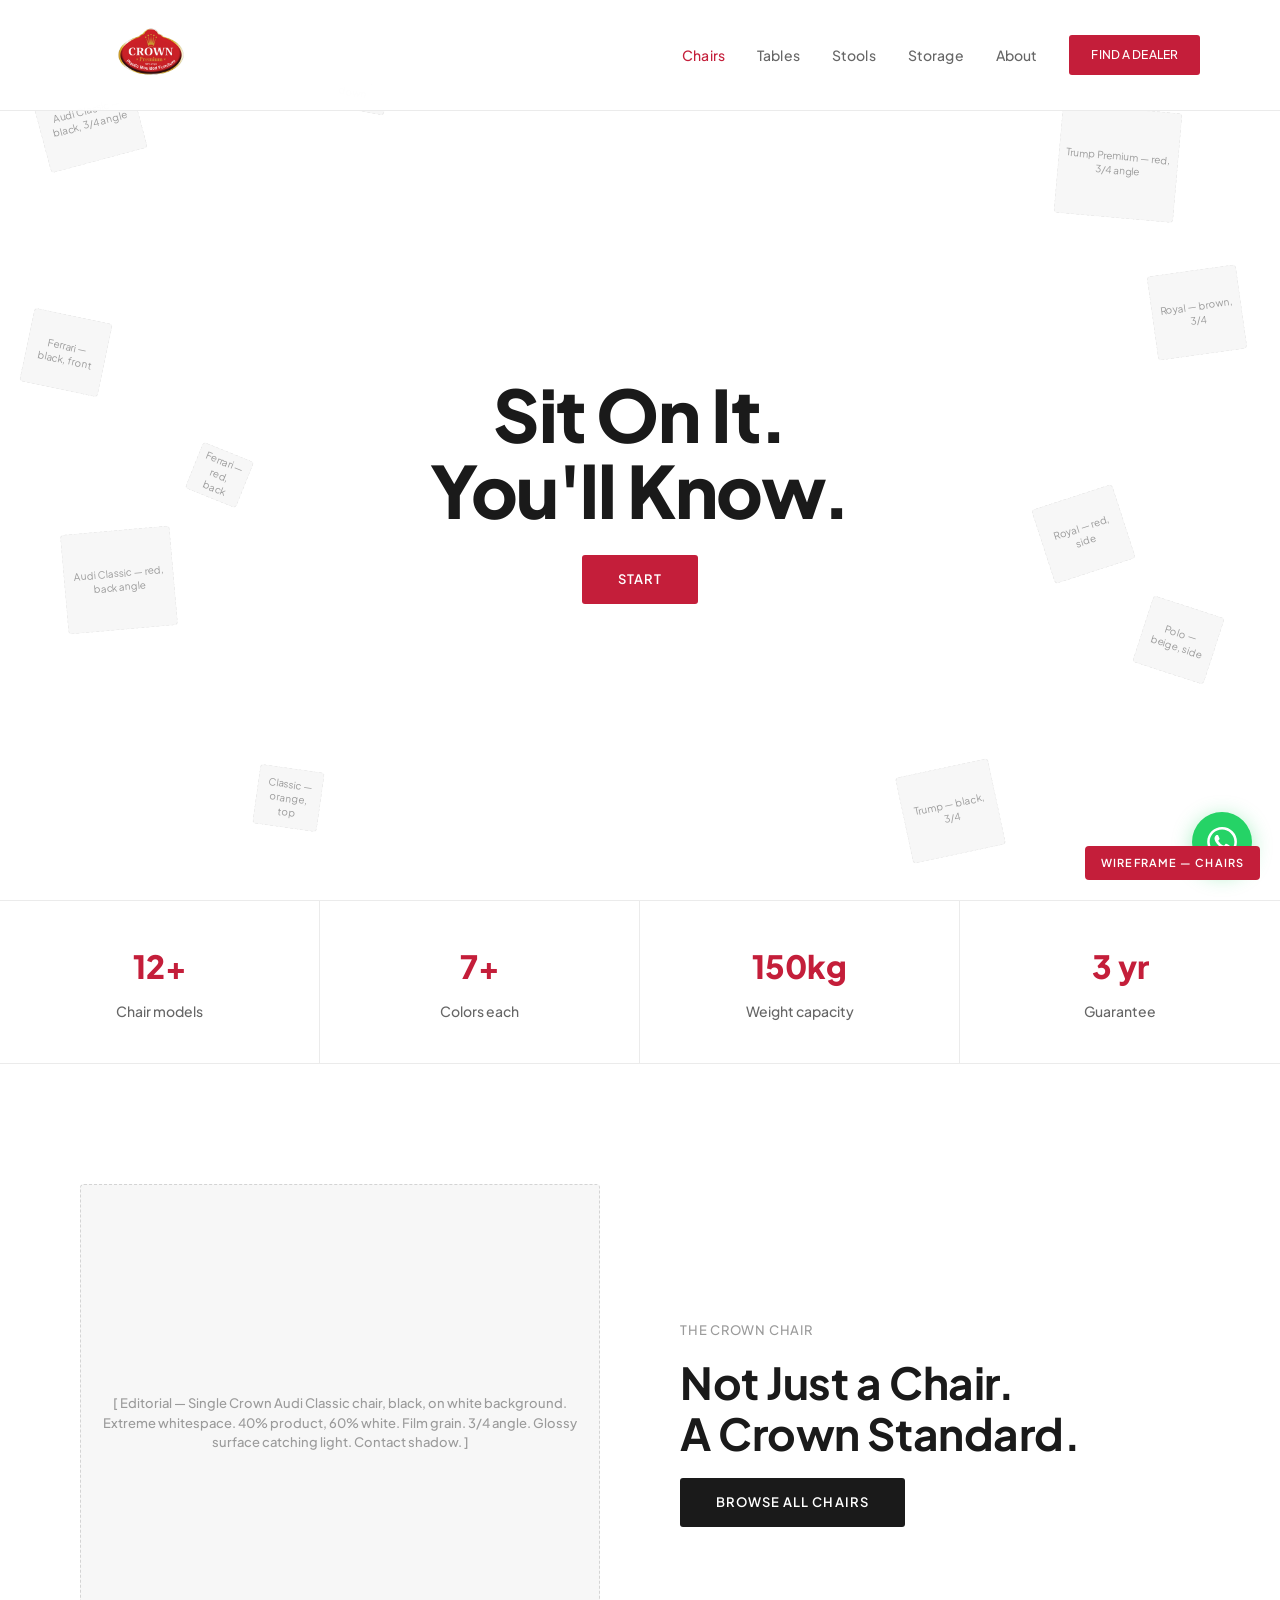
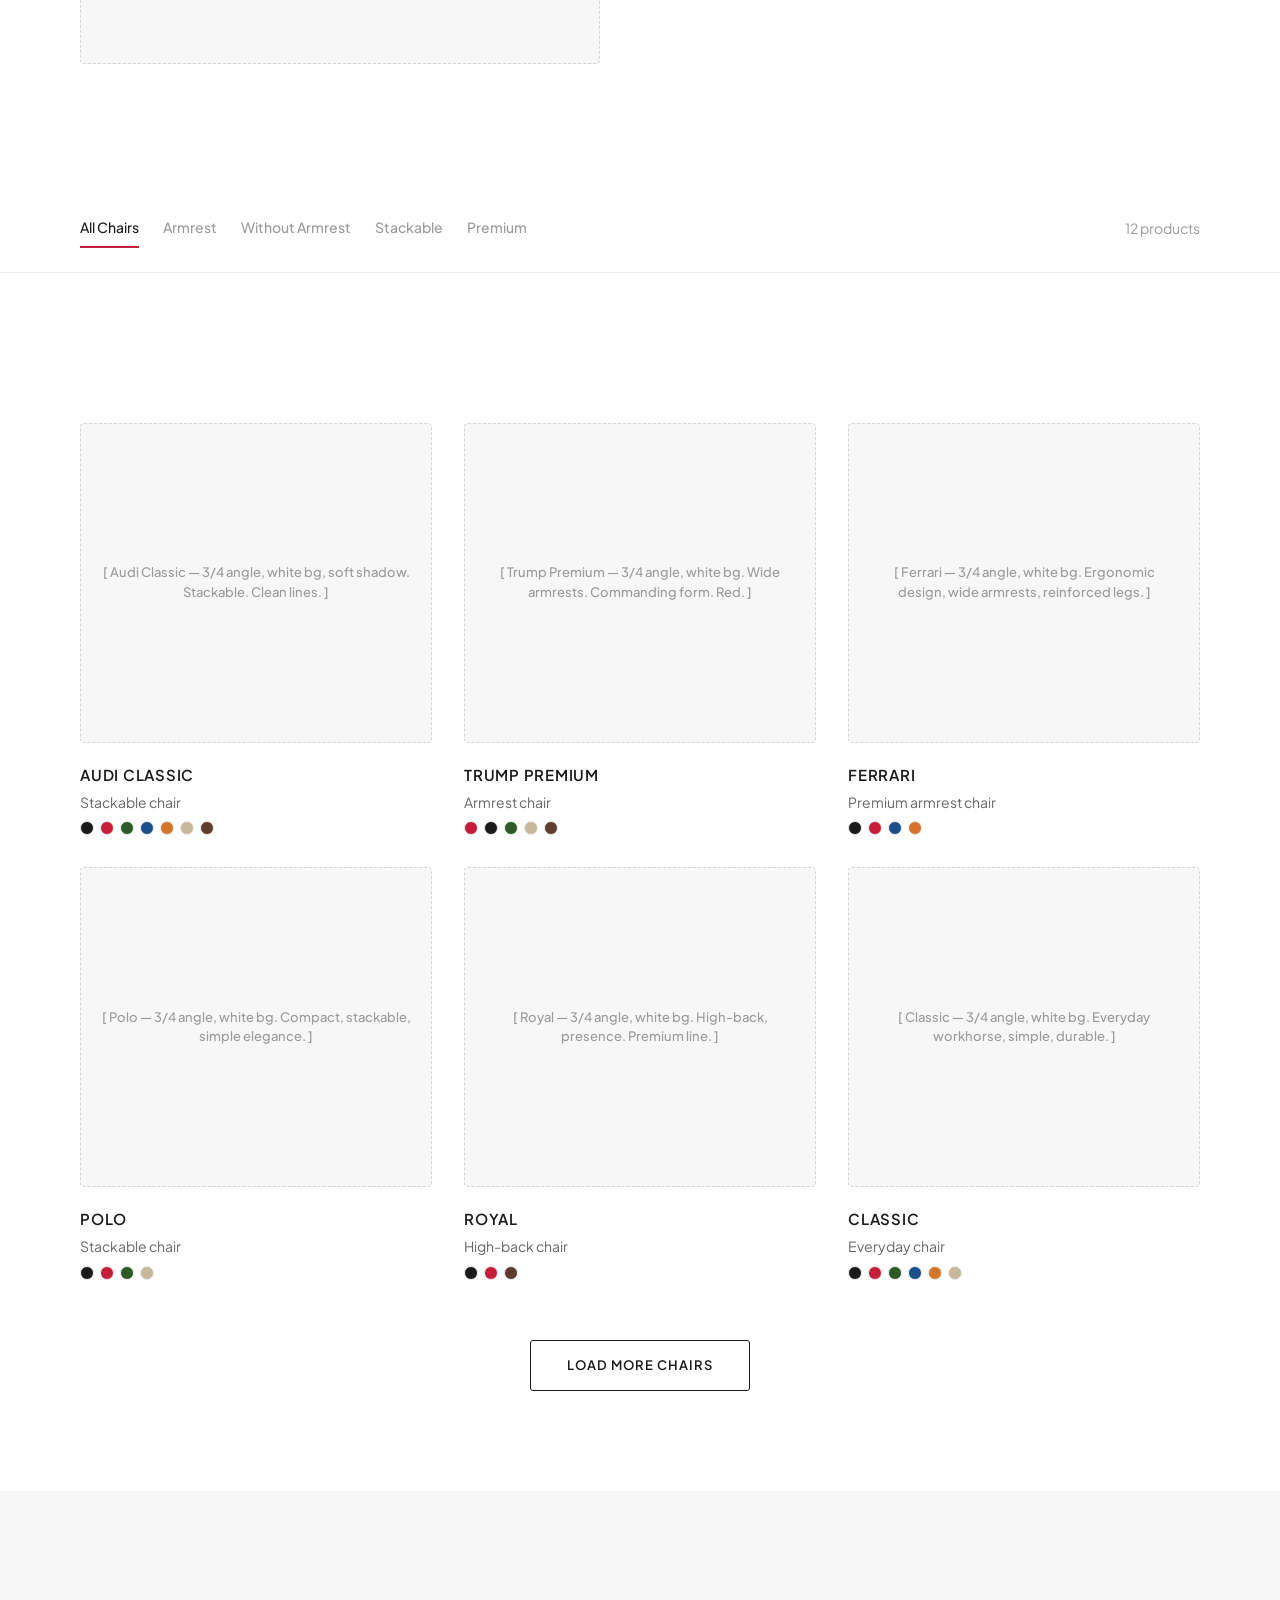
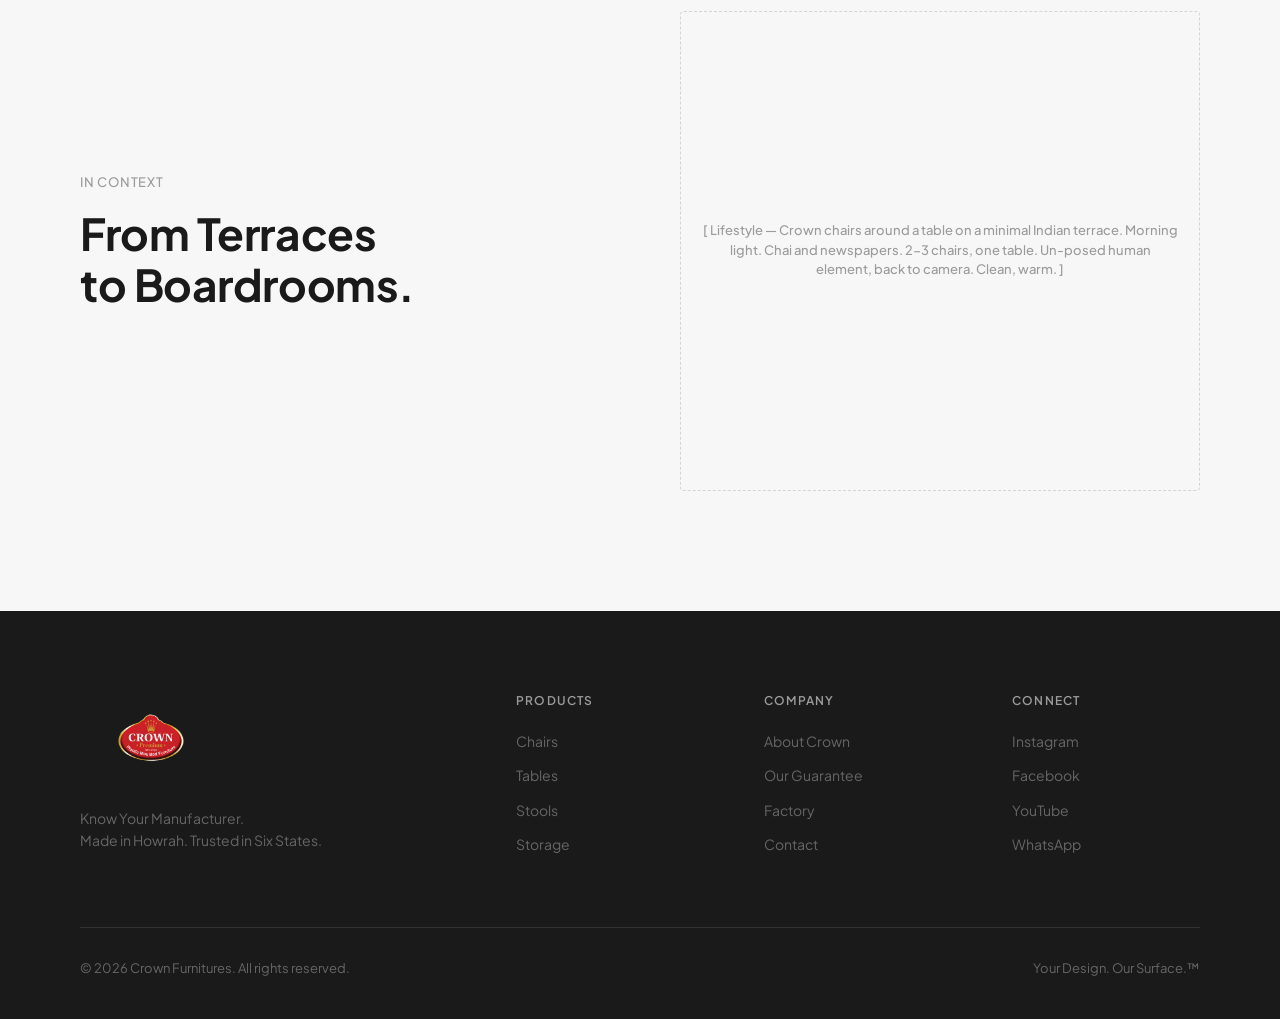
<file: chairs.html>
<!DOCTYPE html>
<html lang="en">
<head>
  <meta charset="UTF-8">
  <meta name="viewport" content="width=device-width, initial-scale=1.0">
  <title>Crown — Chairs | Sit Different</title>
  <link rel="stylesheet" href="styles.css">
  <link rel="stylesheet" href="category.css">
</head>
<body>

  <div class="wf-label">WIREFRAME — CHAIRS</div>

  <!-- ═══ NAVIGATION ═══ -->
  <nav class="nav">
    <div class="nav-inner">
      <a href="homepage.html" class="nav-logo">
        <img src="crown-logo.png" alt="Crown Premium Furniture">
      </a>
      <div class="nav-links" id="navLinks">
        <a href="chairs.html" class="active">Chairs</a>
        <a href="tables.html">Tables</a>
        <a href="stools.html">Stools</a>
        <a href="storage.html">Storage</a>
        <a href="#">About</a>
        <a href="homepage.html#dealer" class="nav-cta">Find a Dealer</a>
      </div>
      <button class="nav-hamburger" id="navHamburger" aria-label="Toggle menu">
        <span></span>
      </button>
    </div>
  </nav>
  <div class="mobile-menu-overlay" id="mobileOverlay"></div>

  <!-- ═══ CATEGORY HERO — Vitra-style scattered chairs ═══ -->
  <section class="category-hero">
    <div class="scattered-products">
      <!-- Scattered chair thumbnails at various positions, sizes, rotations -->
      <div class="scattered-item" style="top:8%; left:3%; width:100px; height:90px; transform:rotate(-15deg);">Audi Classic — black, 3/4 angle</div>
      <div class="scattered-item" style="top:5%; left:25%; width:70px; height:65px; transform:rotate(10deg);">Polo — green, top-down</div>
      <div class="scattered-item" style="top:12%; right:8%; width:120px; height:110px; transform:rotate(5deg);">Trump Premium — red, 3/4 angle</div>
      <div class="scattered-item" style="top:3%; right:30%; width:60px; height:55px; transform:rotate(-20deg);">Classic — blue, side</div>
      <div class="scattered-item" style="top:35%; left:2%; width:80px; height:75px; transform:rotate(12deg);">Ferrari — black, front</div>
      <div class="scattered-item" style="top:30%; right:3%; width:90px; height:85px; transform:rotate(-8deg);">Royal — brown, 3/4</div>
      <div class="scattered-item" style="bottom:30%; left:5%; width:110px; height:100px; transform:rotate(-5deg);">Audi Classic — red, back angle</div>
      <div class="scattered-item" style="bottom:25%; right:5%; width:75px; height:70px; transform:rotate(18deg);">Polo — beige, side</div>
      <div class="scattered-item" style="bottom:8%; left:20%; width:65px; height:60px; transform:rotate(8deg);">Classic — orange, top</div>
      <div class="scattered-item" style="bottom:5%; right:22%; width:95px; height:88px; transform:rotate(-12deg);">Trump — black, 3/4</div>
      <div class="scattered-item" style="top:50%; left:15%; width:55px; height:50px; transform:rotate(22deg);">Ferrari — red, back</div>
      <div class="scattered-item" style="top:55%; right:12%; width:85px; height:78px; transform:rotate(-18deg);">Royal — red, side</div>
    </div>
    <div class="category-hero-content">
      <h1 class="heading-hero">Sit On It.<br>You'll Know.</h1>
      <a href="#products" class="btn btn-primary">Start</a>
    </div>
  </section>

  <!-- ═══ FEATURE STRIP ═══ -->
  <div class="feature-strip">
    <div class="feature-item">
      <div class="value">12+</div>
      <div class="label">Chair models</div>
    </div>
    <div class="feature-item">
      <div class="value">7+</div>
      <div class="label">Colors each</div>
    </div>
    <div class="feature-item">
      <div class="value">150kg</div>
      <div class="label">Weight capacity</div>
    </div>
    <div class="feature-item">
      <div class="value">3 yr</div>
      <div class="label">Guarantee</div>
    </div>
  </div>

  <!-- ═══ CHAIR STORY SECTION ═══ -->
  <section class="story-section">
    <div class="container">
      <div class="story-grid">
        <div class="story-image">
          <div class="img-placeholder" style="height:480px;">
            [ Editorial — Single Crown Audi Classic chair, black, on white background. Extreme whitespace. 40% product, 60% white. Film grain. 3/4 angle. Glossy surface catching light. Contact shadow. ]
          </div>
        </div>
        <div class="story-content">
          <p class="caption">The Crown Chair</p>
          <h2 class="heading-section">Not Just a Chair.<br>A Crown Standard.</h2>
          <a href="#products" class="btn btn-secondary">Browse All Chairs</a>
        </div>
      </div>
    </div>
  </section>

  <!-- ═══ FILTER BAR ═══ -->
  <div class="filter-bar" id="products">
    <div class="container">
      <div class="filter-inner">
        <div class="filter-tabs">
          <span class="filter-tab active">All Chairs</span>
          <span class="filter-tab">Armrest</span>
          <span class="filter-tab">Without Armrest</span>
          <span class="filter-tab">Stackable</span>
          <span class="filter-tab">Premium</span>
        </div>
        <span class="filter-count">12 products</span>
      </div>
    </div>
  </div>

  <!-- ═══ PRODUCT GRID ═══ -->
  <section class="products-section">
    <div class="container">
      <div class="product-grid">
        <div class="product-card">
          <div class="img-placeholder">[ Audi Classic — 3/4 angle, white bg, soft shadow. Stackable. Clean lines. ]</div>
          <div class="product-name">Audi Classic</div>
          <div class="product-desc">Stackable chair</div>
          <div class="product-colors">
            <span class="color-dot" style="background:#1A1A1A;"></span>
            <span class="color-dot" style="background:#C41E3A;"></span>
            <span class="color-dot" style="background:#2D5A27;"></span>
            <span class="color-dot" style="background:#1B4F8A;"></span>
            <span class="color-dot" style="background:#D4752B;"></span>
            <span class="color-dot" style="background:#C8B89A;"></span>
            <span class="color-dot" style="background:#5C3D2E;"></span>
          </div>
        </div>
        <div class="product-card">
          <div class="img-placeholder">[ Trump Premium — 3/4 angle, white bg. Wide armrests. Commanding form. Red. ]</div>
          <div class="product-name">Trump Premium</div>
          <div class="product-desc">Armrest chair</div>
          <div class="product-colors">
            <span class="color-dot" style="background:#C41E3A;"></span>
            <span class="color-dot" style="background:#1A1A1A;"></span>
            <span class="color-dot" style="background:#2D5A27;"></span>
            <span class="color-dot" style="background:#C8B89A;"></span>
            <span class="color-dot" style="background:#5C3D2E;"></span>
          </div>
        </div>
        <div class="product-card">
          <div class="img-placeholder">[ Ferrari — 3/4 angle, white bg. Ergonomic design, wide armrests, reinforced legs. ]</div>
          <div class="product-name">Ferrari</div>
          <div class="product-desc">Premium armrest chair</div>
          <div class="product-colors">
            <span class="color-dot" style="background:#1A1A1A;"></span>
            <span class="color-dot" style="background:#C41E3A;"></span>
            <span class="color-dot" style="background:#1B4F8A;"></span>
            <span class="color-dot" style="background:#D4752B;"></span>
          </div>
        </div>
        <div class="product-card">
          <div class="img-placeholder">[ Polo — 3/4 angle, white bg. Compact, stackable, simple elegance. ]</div>
          <div class="product-name">Polo</div>
          <div class="product-desc">Stackable chair</div>
          <div class="product-colors">
            <span class="color-dot" style="background:#1A1A1A;"></span>
            <span class="color-dot" style="background:#C41E3A;"></span>
            <span class="color-dot" style="background:#2D5A27;"></span>
            <span class="color-dot" style="background:#C8B89A;"></span>
          </div>
        </div>
        <div class="product-card">
          <div class="img-placeholder">[ Royal — 3/4 angle, white bg. High-back, presence. Premium line. ]</div>
          <div class="product-name">Royal</div>
          <div class="product-desc">High-back chair</div>
          <div class="product-colors">
            <span class="color-dot" style="background:#1A1A1A;"></span>
            <span class="color-dot" style="background:#C41E3A;"></span>
            <span class="color-dot" style="background:#5C3D2E;"></span>
          </div>
        </div>
        <div class="product-card">
          <div class="img-placeholder">[ Classic — 3/4 angle, white bg. Everyday workhorse, simple, durable. ]</div>
          <div class="product-name">Classic</div>
          <div class="product-desc">Everyday chair</div>
          <div class="product-colors">
            <span class="color-dot" style="background:#1A1A1A;"></span>
            <span class="color-dot" style="background:#C41E3A;"></span>
            <span class="color-dot" style="background:#2D5A27;"></span>
            <span class="color-dot" style="background:#1B4F8A;"></span>
            <span class="color-dot" style="background:#D4752B;"></span>
            <span class="color-dot" style="background:#C8B89A;"></span>
          </div>
        </div>
      </div>

      <div style="text-align:center; margin-top:60px;">
        <a href="#" class="btn btn-outline">Load More Chairs</a>
      </div>
    </div>
  </section>

  <!-- ═══ LIFESTYLE CONTEXT ═══ -->
  <section class="story-section" style="background:var(--gray-100);">
    <div class="container">
      <div class="story-grid reverse">
        <div class="story-image">
          <div class="img-placeholder" style="height:480px;">
            [ Lifestyle — Crown chairs around a table on a minimal Indian terrace. Morning light. Chai and newspapers. 2-3 chairs, one table. Un-posed human element, back to camera. Clean, warm. ]
          </div>
        </div>
        <div class="story-content">
          <p class="caption">In Context</p>
          <h2 class="heading-section">From Terraces<br>to Boardrooms.</h2>
        </div>
      </div>
    </div>
  </section>


  <!-- ═══ FOOTER ═══ -->
  <footer class="footer">
    <div class="container">
      <div class="footer-top">
        <div class="footer-logo">
          <img src="crown-logo.png" alt="Crown Premium Furniture">
          <p class="tagline">Know Your Manufacturer.<br>Made in Howrah. Trusted in Six States.</p>
        </div>
        <div class="footer-col"><h4>Products</h4><a href="chairs.html">Chairs</a><a href="tables.html">Tables</a><a href="stools.html">Stools</a><a href="storage.html">Storage</a></div>
        <div class="footer-col"><h4>Company</h4><a href="#">About Crown</a><a href="#">Our Guarantee</a><a href="#">Factory</a><a href="#">Contact</a></div>
        <div class="footer-col"><h4>Connect</h4><a href="#">Instagram</a><a href="#">Facebook</a><a href="#">YouTube</a><a href="#">WhatsApp</a></div>
      </div>
      <div class="footer-bottom"><p>© 2026 Crown Furnitures. All rights reserved.</p><p>Your Design. Our Surface.™</p></div>
    </div>
  </footer>


  <!-- ═══ WHATSAPP FAB ═══ -->
  <a href="https://wa.me/918910674600" target="_blank" class="whatsapp-fab" title="Chat with Crown on WhatsApp">
    <svg viewBox="0 0 24 24" xmlns="http://www.w3.org/2000/svg"><path d="M17.472 14.382c-.297-.149-1.758-.867-2.03-.967-.273-.099-.471-.148-.67.15-.197.297-.767.966-.94 1.164-.173.199-.347.223-.644.075-.297-.15-1.255-.463-2.39-1.475-.883-.788-1.48-1.761-1.653-2.059-.173-.297-.018-.458.13-.606.134-.133.298-.347.446-.52.149-.174.198-.298.298-.497.099-.198.05-.371-.025-.52-.075-.149-.669-1.612-.916-2.207-.242-.579-.487-.5-.669-.51-.173-.008-.371-.01-.57-.01-.198 0-.52.074-.792.372-.272.297-1.04 1.016-1.04 2.479 0 1.462 1.065 2.875 1.213 3.074.149.198 2.096 3.2 5.077 4.487.709.306 1.262.489 1.694.625.712.227 1.36.195 1.871.118.571-.085 1.758-.719 2.006-1.413.248-.694.248-1.289.173-1.413-.074-.124-.272-.198-.57-.347m-5.421 7.403h-.004a9.87 9.87 0 01-5.031-1.378l-.361-.214-3.741.982.998-3.648-.235-.374a9.86 9.86 0 01-1.51-5.26c.001-5.45 4.436-9.884 9.888-9.884 2.64 0 5.122 1.03 6.988 2.898a9.825 9.825 0 012.893 6.994c-.003 5.45-4.437 9.884-9.885 9.884m8.413-18.297A11.815 11.815 0 0012.05 0C5.495 0 .16 5.335.157 11.892c0 2.096.547 4.142 1.588 5.945L.057 24l6.305-1.654a11.882 11.882 0 005.683 1.448h.005c6.554 0 11.89-5.335 11.893-11.893a11.821 11.821 0 00-3.48-8.413z"/></svg>
  </a>

  <!-- ═══ MOBILE MENU JS ═══ -->
  <script>
    const hamburger = document.getElementById('navHamburger');
    const navLinks = document.getElementById('navLinks');
    const overlay = document.getElementById('mobileOverlay');
    function toggleMenu() {
      hamburger.classList.toggle('active');
      navLinks.classList.toggle('active');
      overlay.classList.toggle('active');
      document.body.style.overflow = navLinks.classList.contains('active') ? 'hidden' : '';
    }
    hamburger.addEventListener('click', toggleMenu);
    overlay.addEventListener('click', toggleMenu);
    navLinks.querySelectorAll('a').forEach(link => {
      link.addEventListener('click', () => { if (navLinks.classList.contains('active')) toggleMenu(); });
    });
    window.addEventListener('resize', () => {
      if (window.innerWidth > 768 && navLinks.classList.contains('active')) toggleMenu();
    });
  </script>
</body>
</html>
</file>
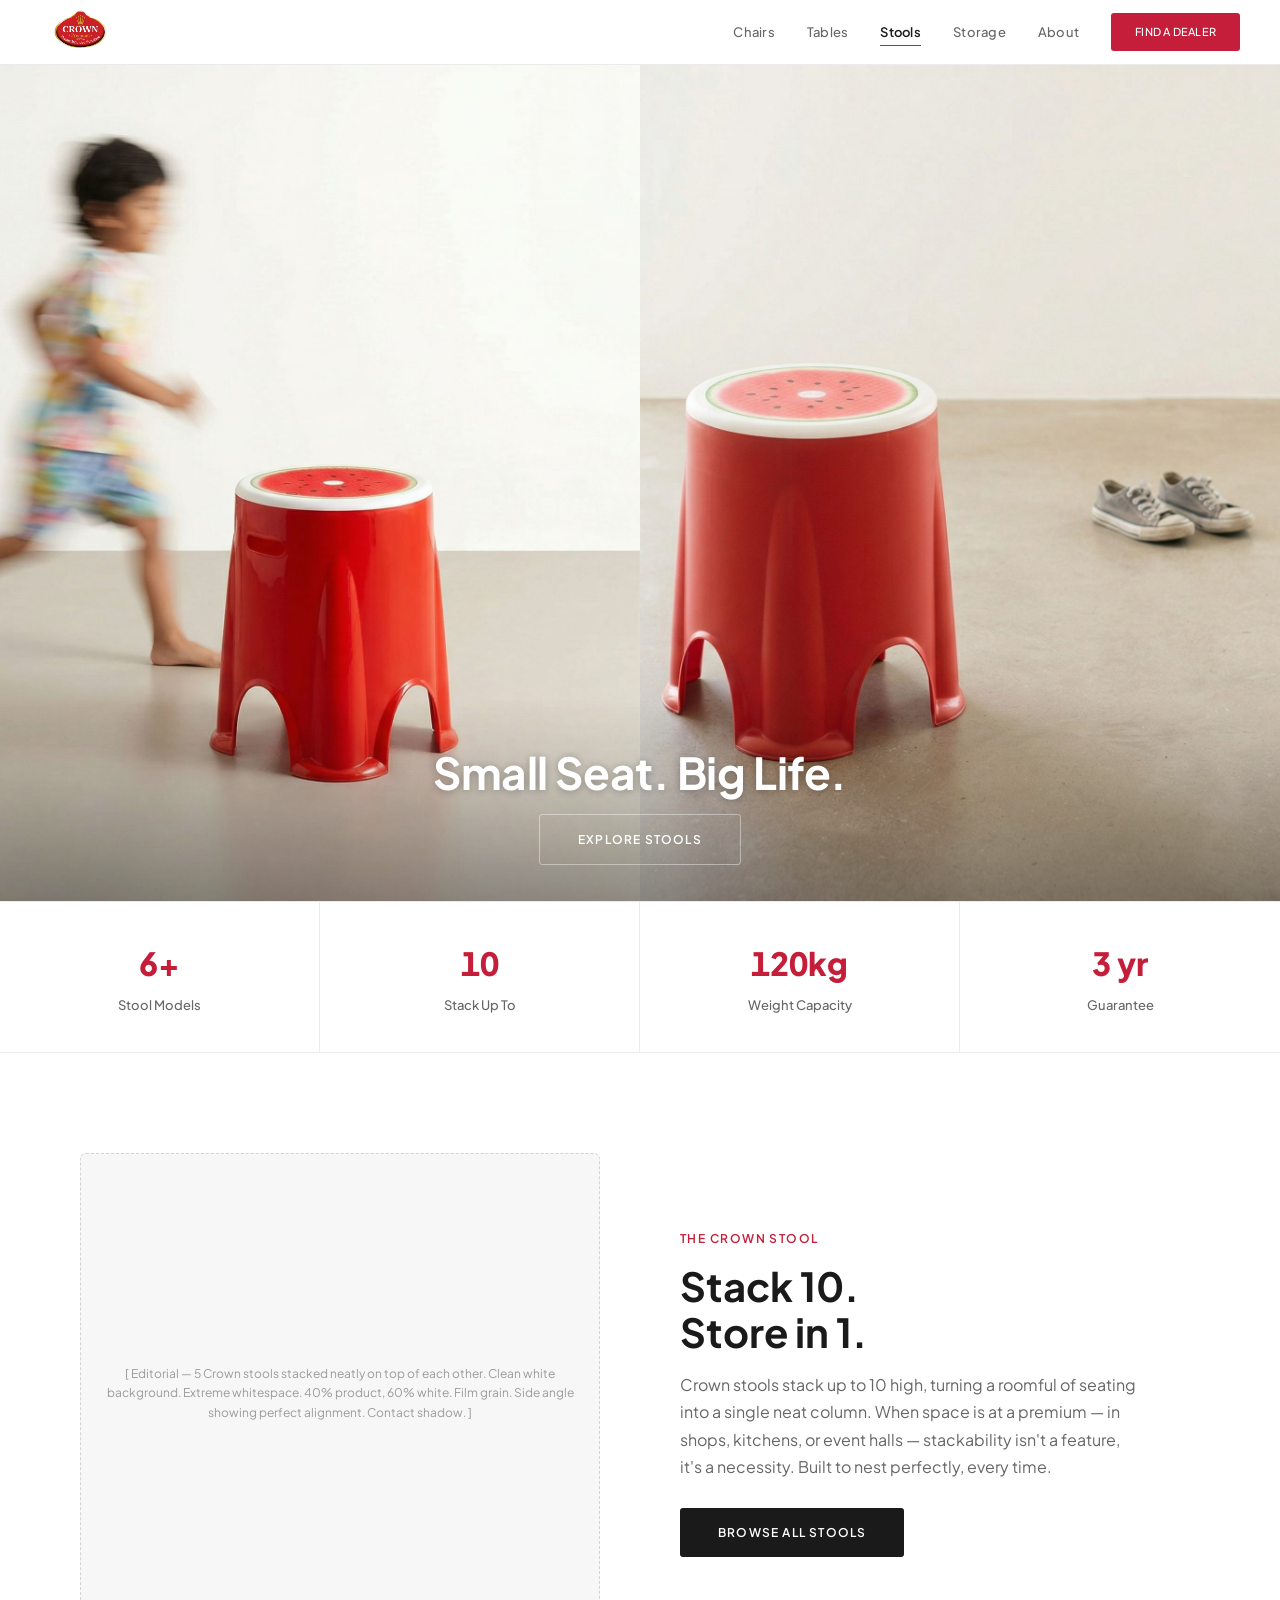
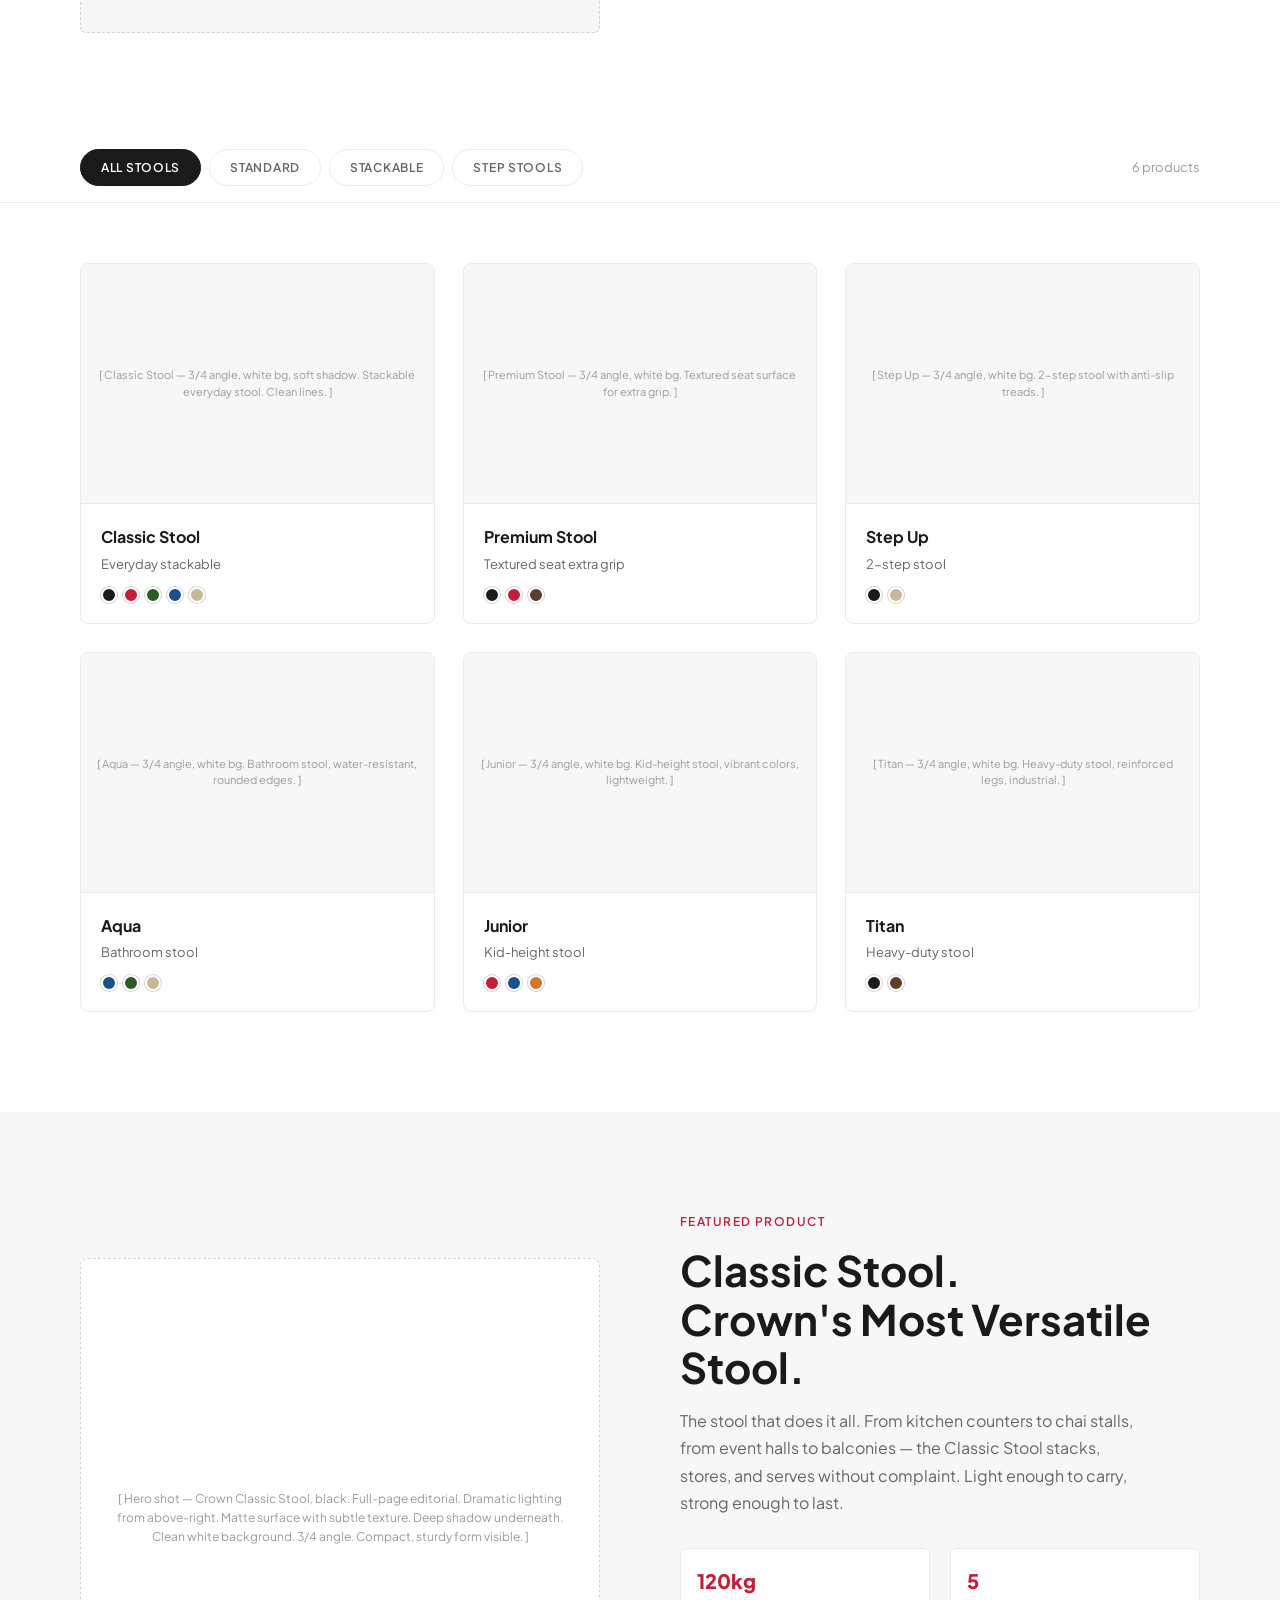
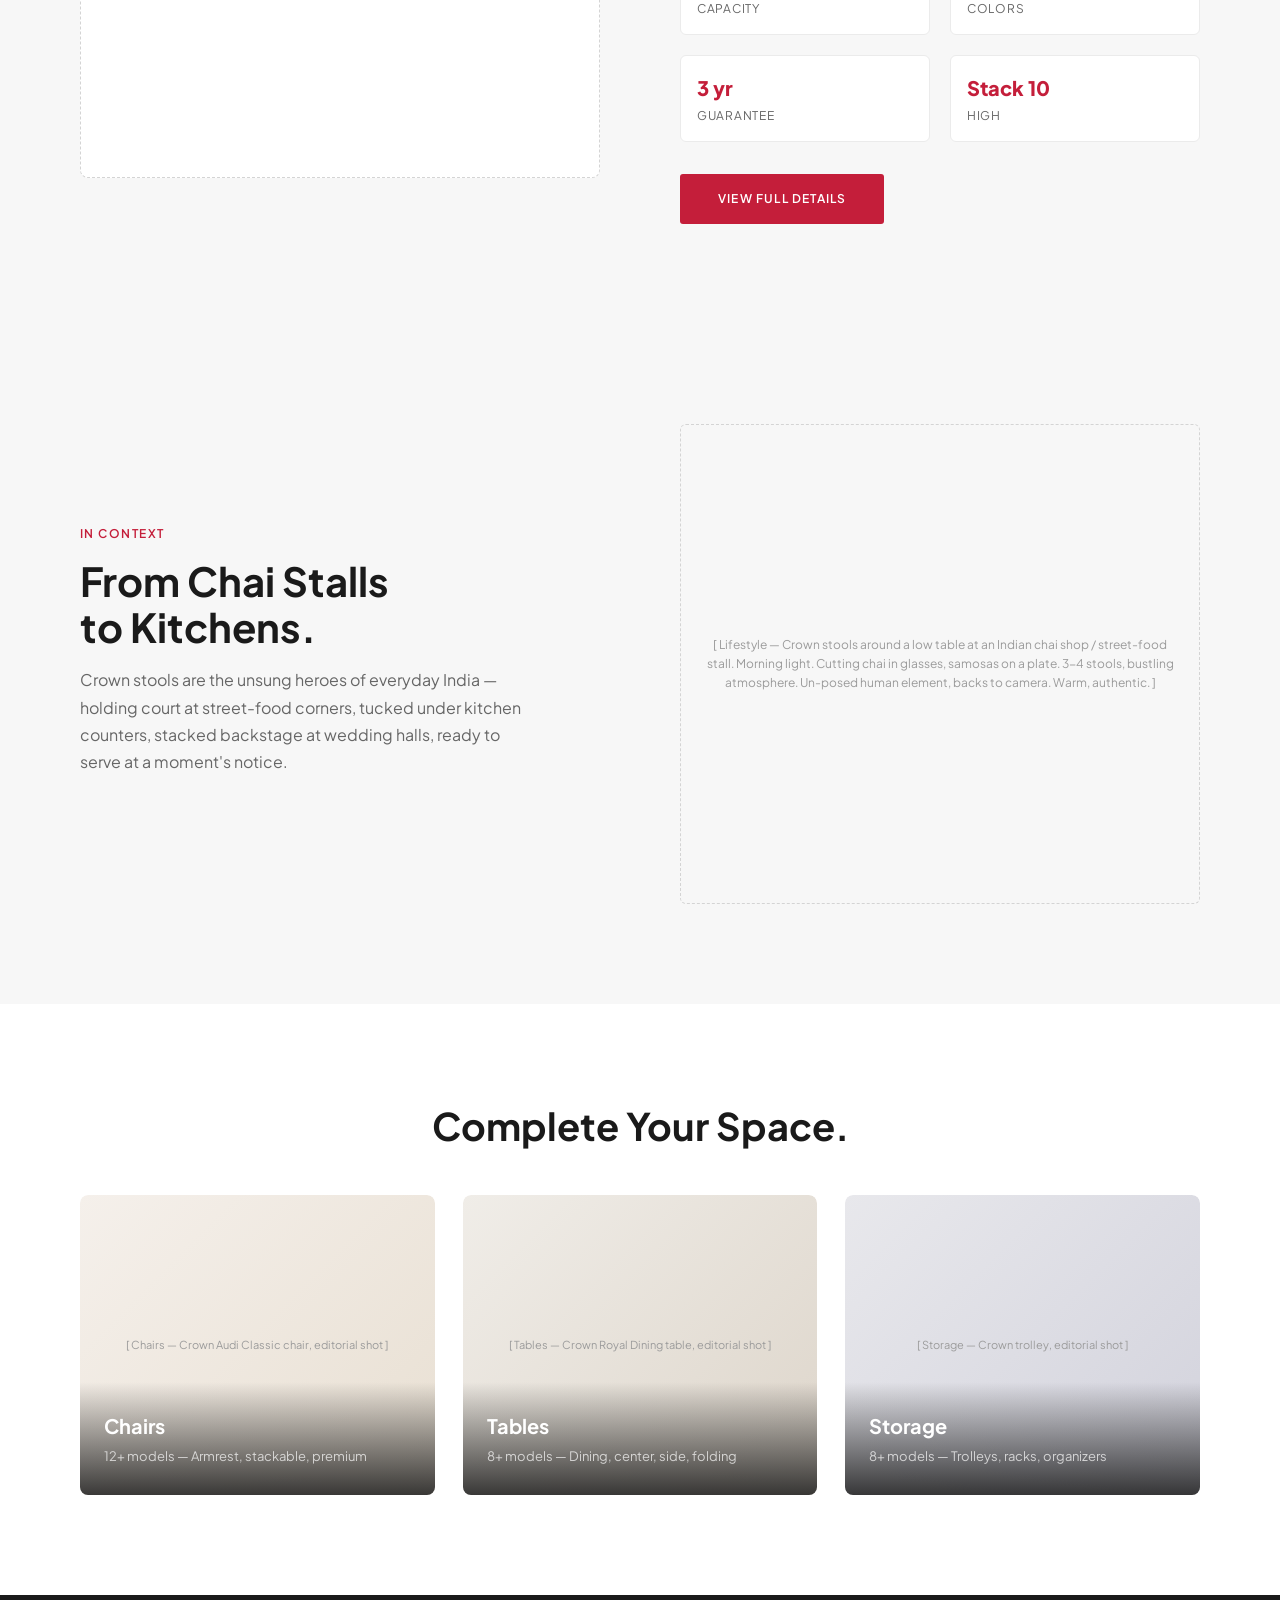
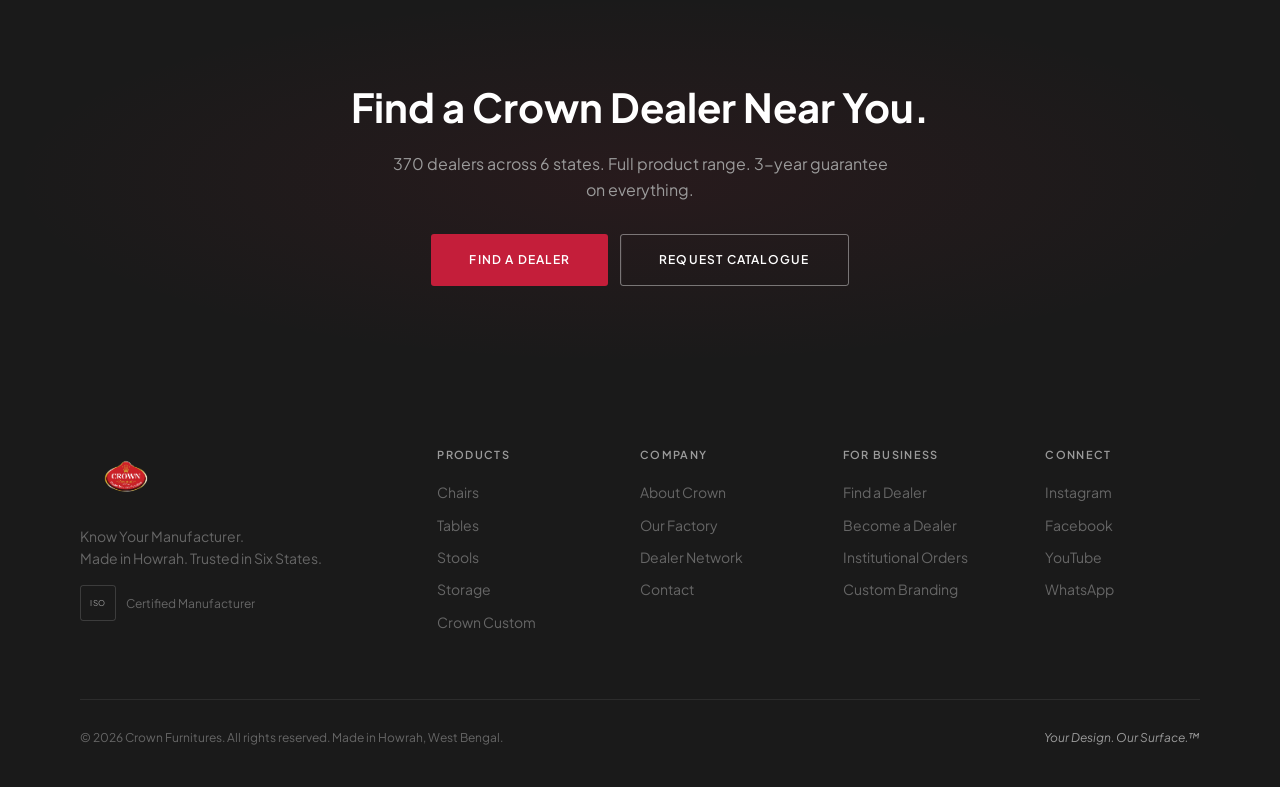
<file: stools-prototype.html>
<!DOCTYPE html>
<html lang="en">
<head>
<meta charset="UTF-8">
<meta name="viewport" content="width=device-width, initial-scale=1.0">
<title>Crown — Stools | Small Seat. Big Life.</title>
<link href="https://fonts.googleapis.com/css2?family=Plus+Jakarta+Sans:wght@300;400;500;600;700;800&display=swap" rel="stylesheet">
<style>
/* ═══════════════════════════════════════════════════════════
   CROWN CATEGORY PROTOTYPE — STOOLS
   ═══════════════════════════════════════════════════════════ */

*, *::before, *::after { margin:0; padding:0; box-sizing:border-box; }

:root {
  --red: #C41E3A;
  --red-dark: #A01830;
  --red-glow: rgba(196,30,58,0.15);
  --gold: #D4A843;
  --gold-light: rgba(212,168,67,0.15);
  --black: #1A1A1A;
  --white: #FFFFFF;
  --g100: #F7F7F7;
  --g200: #EBEBEB;
  --g300: #D4D4D4;
  --g400: #9B9B9B;
  --g500: #666;
  --body: #333;
  --font: 'Plus Jakarta Sans', -apple-system, sans-serif;
  --max-w: 1200px;
  --ease: cubic-bezier(0.25, 0.1, 0.25, 1);
  --nav-h: 80px;
  --hero-from: #eceae6;
  --hero-to: #d8d2c8;
}

html { scroll-behavior: smooth; }

::-webkit-scrollbar { width: 6px; }
::-webkit-scrollbar-track { background: var(--g100); }
::-webkit-scrollbar-thumb { background: var(--g300); border-radius: 3px; }
::-webkit-scrollbar-thumb:hover { background: var(--red); }

body {
  font-family: var(--font);
  color: var(--black);
  background: var(--white);
  line-height: 1.6;
  -webkit-font-smoothing: antialiased;
  overflow-x: hidden;
}

a { text-decoration: none; color: inherit; }
img { max-width: 100%; display: block; }

.container { max-width: var(--max-w); margin: 0 auto; padding: 0 40px; }

/* ─── LOADING SCREEN ──────────────────────────────────────── */
.loader {
  position: fixed; inset: 0; z-index: 10000;
  background: var(--black);
  display: flex; align-items: center; justify-content: center;
  flex-direction: column; gap: 24px;
  transition: opacity 0.6s ease, visibility 0.6s ease;
}
.loader.hidden { opacity: 0; visibility: hidden; pointer-events: none; }
.loader-logo img {
  height: 200px;
}
.loader-sub {
  font-size: 11px; font-weight: 500; letter-spacing: 4px;
  text-transform: uppercase; color: var(--red);
}
.loader-bar {
  width: 120px; height: 2px; background: rgba(255,255,255,0.1);
  border-radius: 1px; overflow: hidden; margin-top: 8px;
}
.loader-bar-fill {
  height: 100%; width: 0; background: var(--red);
  border-radius: 1px;
  animation: loaderFill 1.8s var(--ease) forwards;
}
@keyframes loaderPulse { 0%,100%{ opacity:1; } 50%{ opacity:0.5; } }
@keyframes loaderFill { 0%{ width:0; } 100%{ width:100%; } }

/* ─── SCROLL ANIMATIONS ───────────────────────────────────── */
.reveal {
  opacity: 0; transform: translateY(30px);
  transition: opacity 0.7s var(--ease), transform 0.7s var(--ease);
}
.reveal.visible { opacity: 1; transform: translateY(0); }
.reveal-left {
  opacity: 0; transform: translateX(-40px);
  transition: opacity 0.7s var(--ease), transform 0.7s var(--ease);
}
.reveal-left.visible { opacity: 1; transform: translateX(0); }
.reveal-right {
  opacity: 0; transform: translateX(40px);
  transition: opacity 0.7s var(--ease), transform 0.7s var(--ease);
}
.reveal-right.visible { opacity: 1; transform: translateX(0); }
.reveal-scale {
  opacity: 0; transform: scale(0.95);
  transition: opacity 0.7s var(--ease), transform 0.7s var(--ease);
}
.reveal-scale.visible { opacity: 1; transform: scale(1); }

[data-delay="1"] { transition-delay: 0.1s; }
[data-delay="2"] { transition-delay: 0.2s; }
[data-delay="3"] { transition-delay: 0.3s; }
[data-delay="4"] { transition-delay: 0.4s; }
[data-delay="5"] { transition-delay: 0.5s; }

/* ─── PROGRESS BAR ────────────────────────────────────────── */
.progress-bar {
  position: fixed; top: 0; left: 0; height: 3px;
  background: var(--red); z-index: 1001;
  width: 0; transition: width 0.1s linear;
}

/* ─── NAVIGATION ──────────────────────────────────────────── */
.nav {
  position: sticky; top: 0; left: 0; right: 0; z-index: 1000;
  background: var(--white);
  border-bottom: 1px solid var(--g200);
  transition: box-shadow 0.4s var(--ease);
}
.nav.scrolled {
  box-shadow: 0 1px 20px rgba(0,0,0,0.06);
}
.nav-inner {
  max-width: 100%; margin: 0; padding: 0 40px 0 24px;
  display: flex; align-items: center; justify-content: space-between;
  height: 64px;
}

.nav-logo { display: flex; align-items: center; }
.nav-logo img { height: 80px; }

.nav-links { display: flex; gap: 32px; align-items: center; }
.nav-links a {
  font-size: 13px; font-weight: 500; color: var(--g500);
  transition: color 0.3s ease; letter-spacing: 0.02em;
  position: relative;
}
.nav-links a::after {
  content: ''; position: absolute; bottom: -4px; left: 0;
  width: 0; height: 1.5px; background: var(--red);
  transition: width 0.3s var(--ease);
}
.nav-links a:hover { color: var(--black); }
.nav-links a:hover::after { width: 100%; }
.nav-links a.active { color: var(--black); font-weight: 600; }
.nav-links a.active::after { width: 100%; }

.nav-cta {
  padding: 10px 24px !important;
  background: var(--red); color: var(--white) !important;
  font-size: 11px !important; font-weight: 600;
  letter-spacing: 0.08em; text-transform: uppercase;
  border-radius: 3px; transition: all 0.3s ease;
}
.nav-cta::after { display: none !important; }
.nav-cta:hover {
  background: var(--red-dark) !important; color: var(--white) !important;
  transform: translateY(-1px); box-shadow: 0 4px 16px rgba(196,30,58,0.3);
}

.nav-hamburger {
  display: none; width: 44px; height: 44px;
  align-items: center; justify-content: center;
  background: none; border: none; cursor: pointer; z-index: 1002;
}
.nav-hamburger span {
  display: block; width: 22px; height: 2px;
  background: var(--black); position: relative;
  transition: all 0.3s ease;
}
.nav-hamburger span::before, .nav-hamburger span::after {
  content: ''; position: absolute; width: 22px; height: 2px;
  background: var(--black); left: 0; transition: all 0.3s ease;
}
.nav-hamburger span::before { top: -7px; }
.nav-hamburger span::after { top: 7px; }
.nav-hamburger.active span { background: transparent; }
.nav-hamburger.active span::before { top: 0; transform: rotate(45deg); }
.nav-hamburger.active span::after { top: 0; transform: rotate(-45deg); }

.mobile-overlay {
  display: none; position: fixed; inset: 0;
  background: rgba(0,0,0,0.4); z-index: 998;
  opacity: 0; transition: opacity 0.3s ease;
}
.mobile-overlay.active { opacity: 1; }

/* ─── BUTTONS ─────────────────────────────────────────────── */
.btn {
  display: inline-flex; align-items: center; justify-content: center;
  padding: 15px 38px; font-family: var(--font);
  font-size: 12px; font-weight: 600; letter-spacing: 0.1em;
  text-transform: uppercase; border: none; border-radius: 3px;
  cursor: pointer; transition: all 0.3s var(--ease);
  position: relative; overflow: hidden;
}
.btn::before {
  content: ''; position: absolute; inset: 0;
  background: rgba(255,255,255,0.1); transform: translateX(-100%);
  transition: transform 0.4s var(--ease);
}
.btn:hover::before { transform: translateX(0); }

.btn-primary { background: var(--red); color: var(--white); }
.btn-primary:hover { background: var(--red-dark); transform: translateY(-2px); box-shadow: 0 6px 24px rgba(196,30,58,0.35); }

.btn-secondary { background: var(--black); color: var(--white); }
.btn-secondary:hover { background: #000; transform: translateY(-2px); box-shadow: 0 6px 24px rgba(0,0,0,0.25); }

.btn-outline { background: transparent; color: var(--black); border: 1.5px solid var(--black); }
.btn-outline:hover { background: var(--black); color: var(--white); }

.btn-white-outline { background: transparent; color: var(--white); border: 1.5px solid rgba(255,255,255,0.4); }
.btn-white-outline:hover { background: var(--white); color: var(--black); border-color: var(--white); }

/* ─── CATEGORY HERO ───────────────────────────────────────── */
.category-hero {
  min-height: calc(100vh - 64px);
  display: grid; grid-template-columns: 1fr 1fr; gap: 0;
  position: relative; overflow: hidden;
}

.hero-panel {
  position: relative; overflow: hidden;
  background: var(--g100);
}
.hero-panel img {
  width: 100%; height: 100%;
  object-fit: cover;
  display: block;
  opacity: 0;
  animation: heroFadeIn 1s var(--ease) forwards;
}
.hero-panel:nth-child(2) img {
  animation-delay: 0.2s;
}
.hero-panel-placeholder {
  width: 100%; height: 100%;
  display: flex; align-items: center; justify-content: center;
  font-size: 13px; color: var(--g400); letter-spacing: 0.02em;
}

@keyframes heroFadeIn {
  from { opacity: 0; }
  to { opacity: 1; }
}

.category-hero-content {
  position: absolute; bottom: 0; left: 0; right: 0;
  z-index: 2; text-align: center;
  padding: 48px 24px 36px;
  background: linear-gradient(to top, rgba(0,0,0,0.35) 0%, rgba(0,0,0,0.1) 60%, transparent 100%);
}

.heading-hero {
  font-size: clamp(28px, 3.5vw, 44px);
  font-weight: 700; line-height: 1.15;
  letter-spacing: -0.01em; color: var(--white);
  margin-bottom: 16px;
  text-shadow: 0 1px 8px rgba(0,0,0,0.3);
}

/* ─── FEATURE STRIP ───────────────────────────────────────── */
.feature-strip {
  display: grid; grid-template-columns: repeat(4, 1fr);
  border-top: 1px solid var(--g200); border-bottom: 1px solid var(--g200);
}
.feature-item {
  padding: 36px 24px; text-align: center;
  border-right: 1px solid var(--g200);
  transition: background 0.3s ease;
}
.feature-item:last-child { border-right: none; }
.feature-item:hover { background: var(--g100); }
.feature-value {
  font-size: 32px; font-weight: 800; color: var(--red);
  margin-bottom: 6px; font-variant-numeric: tabular-nums;
}
.feature-label { font-size: 13px; font-weight: 500; color: var(--g500); }

/* ─── EDITORIAL STORY ─────────────────────────────────────── */
.story-section { padding: 100px 0; }
.story-section.alt-bg { background: var(--g100); }

.story-grid {
  display: grid; grid-template-columns: 1fr 1fr;
  gap: 80px; align-items: center;
}
.story-grid.reverse { direction: rtl; }
.story-grid.reverse > * { direction: ltr; }

.story-image .img-placeholder {
  height: 480px; border-radius: 6px;
  background: var(--g100); border: 1.5px dashed var(--g300);
  display: flex; align-items: center; justify-content: center;
  font-size: 12px; color: var(--g400); text-align: center;
  padding: 24px; line-height: 1.6;
}

.story-content .caption {
  font-size: 12px; font-weight: 600; letter-spacing: 0.12em;
  text-transform: uppercase; color: var(--red); margin-bottom: 14px;
}
.story-content h2 {
  font-size: clamp(28px, 3.5vw, 40px); font-weight: 700;
  line-height: 1.15; margin-bottom: 16px;
}
.story-content p {
  font-size: 16px; color: var(--g500); line-height: 1.7;
  margin-bottom: 28px; max-width: 460px;
}

/* ─── STICKY FILTER BAR ───────────────────────────────────── */
.filter-bar {
  position: sticky; top: 64px; z-index: 100;
  background: rgba(255,255,255,0.92);
  backdrop-filter: blur(20px);
  border-bottom: 1px solid var(--g200);
  padding: 0;
}
.filter-inner {
  display: flex; align-items: center; justify-content: space-between;
  padding: 16px 0;
}
.filter-tabs {
  display: flex; gap: 8px;
  overflow-x: auto;
  -webkit-overflow-scrolling: touch;
  scrollbar-width: none;
}
.filter-tabs::-webkit-scrollbar { display: none; }

.filter-tab {
  padding: 8px 20px;
  font-size: 12px; font-weight: 600;
  letter-spacing: 0.06em; text-transform: uppercase;
  color: var(--g500); background: transparent;
  border: 1.5px solid var(--g200); border-radius: 100px;
  cursor: pointer; transition: all 0.3s var(--ease);
  white-space: nowrap; user-select: none;
}
.filter-tab:hover { border-color: var(--g400); color: var(--black); }
.filter-tab.active {
  background: var(--black); color: var(--white);
  border-color: var(--black);
}
.filter-count {
  font-size: 13px; color: var(--g400); white-space: nowrap;
  margin-left: 20px;
}

/* ─── PRODUCT GRID ────────────────────────────────────────── */
.products-section { padding: 60px 0 100px; }

.product-grid {
  display: grid; grid-template-columns: repeat(3, 1fr);
  gap: 28px;
}

.product-card {
  background: var(--white); border-radius: 8px;
  overflow: hidden; cursor: pointer;
  transition: transform 0.4s var(--ease), box-shadow 0.4s var(--ease), opacity 0.4s ease;
  border: 1px solid var(--g200);
}
.product-card:hover {
  transform: translateY(-8px) scale(1.02);
  box-shadow: 0 20px 60px rgba(0,0,0,0.1);
}
.product-card.hidden {
  display: none;
}
.product-card.fade-in {
  animation: cardFadeIn 0.5s var(--ease) forwards;
}

@keyframes cardFadeIn {
  from { opacity: 0; transform: translateY(20px); }
  to { opacity: 1; transform: translateY(0); }
}

.product-card .img-placeholder {
  height: 240px;
  background: var(--g100); border-bottom: 1px solid var(--g200);
  display: flex; align-items: center; justify-content: center;
  font-size: 11px; color: var(--g400); text-align: center;
  padding: 16px; line-height: 1.5;
}
.product-card-info { padding: 20px; }
.product-name { font-size: 16px; font-weight: 700; margin-bottom: 4px; }
.product-desc { font-size: 13px; color: var(--g500); margin-bottom: 12px; }
.product-colors { display: flex; gap: 6px; }
.color-dot {
  width: 16px; height: 16px; border-radius: 50%;
  border: 2px solid var(--white);
  box-shadow: 0 0 0 1px var(--g300);
  transition: transform 0.2s ease;
}
.color-dot:hover { transform: scale(1.3); }

/* ─── FEATURED PRODUCT SPOTLIGHT ──────────────────────────── */
.spotlight { padding: 100px 0; background: var(--g100); }
.spotlight-grid {
  display: grid; grid-template-columns: 1fr 1fr;
  gap: 80px; align-items: center;
}
.spotlight-image .img-placeholder {
  height: 520px; border-radius: 8px;
  background: var(--white); border: 1.5px dashed var(--g300);
  display: flex; align-items: center; justify-content: center;
  font-size: 12px; color: var(--g400); text-align: center;
  padding: 24px; line-height: 1.6;
}
.spotlight-content .caption {
  font-size: 12px; font-weight: 600; letter-spacing: 0.12em;
  text-transform: uppercase; color: var(--red); margin-bottom: 14px;
}
.spotlight-content h2 {
  font-size: clamp(28px, 3.5vw, 42px); font-weight: 700;
  line-height: 1.15; margin-bottom: 16px;
}
.spotlight-content p {
  font-size: 16px; color: var(--g500); line-height: 1.7;
  margin-bottom: 32px; max-width: 460px;
}
.specs-grid {
  display: grid; grid-template-columns: 1fr 1fr;
  gap: 20px; margin-bottom: 32px;
}
.spec-item {
  padding: 16px; background: var(--white);
  border-radius: 6px; border: 1px solid var(--g200);
}
.spec-value { font-size: 20px; font-weight: 800; color: var(--red); margin-bottom: 2px; }
.spec-label { font-size: 12px; color: var(--g500); text-transform: uppercase; letter-spacing: 0.06em; }

/* ─── CROSS-SELL ──────────────────────────────────────────── */
.cross-sell { padding: 100px 0; }
.cross-sell .section-header {
  text-align: center; margin-bottom: 48px;
}
.cross-sell .section-header h2 {
  font-size: clamp(26px, 3.5vw, 38px); font-weight: 700; line-height: 1.15;
}

.cross-sell-grid {
  display: grid; grid-template-columns: repeat(3, 1fr); gap: 28px;
}
.cross-sell-card {
  position: relative; border-radius: 8px; overflow: hidden;
  cursor: pointer; transition: transform 0.4s var(--ease), box-shadow 0.4s var(--ease);
}
.cross-sell-card:hover { transform: translateY(-6px); box-shadow: 0 16px 48px rgba(0,0,0,0.1); }
.cross-sell-card .card-bg {
  height: 300px; display: flex; align-items: center; justify-content: center;
  font-size: 11px; color: var(--g400); text-align: center;
  padding: 16px; border-radius: 8px;
}
.cross-sell-card .card-overlay {
  position: absolute; bottom: 0; left: 0; right: 0;
  padding: 28px 24px;
  background: linear-gradient(transparent, rgba(26,26,26,0.85));
  color: var(--white);
}
.cross-sell-card .card-overlay h4 { font-size: 20px; font-weight: 700; margin-bottom: 4px; }
.cross-sell-card .card-overlay p { font-size: 13px; color: rgba(255,255,255,0.7); }

/* ─── CTA BANNER ──────────────────────────────────────────── */
.cta-banner {
  padding: 80px 0; background: var(--black); text-align: center;
  position: relative; overflow: hidden;
}
.cta-banner::before {
  content: ''; position: absolute; inset: 0;
  background: radial-gradient(ellipse at center, rgba(196,30,58,0.08) 0%, transparent 70%);
}
.cta-banner h2 {
  font-size: clamp(26px, 3.5vw, 40px); font-weight: 700;
  color: var(--white); margin-bottom: 12px; position: relative;
}
.cta-banner p {
  font-size: 16px; color: var(--g400); margin-bottom: 32px;
  max-width: 500px; margin-left: auto; margin-right: auto; position: relative;
}
.cta-banner .btn-group {
  display: flex; gap: 12px; justify-content: center; flex-wrap: wrap; position: relative;
}

/* ─── FOOTER ──────────────────────────────────────────────── */
.footer { background: var(--black); padding: 80px 0 40px; color: var(--white); }
.footer-top { display: grid; grid-template-columns: 2fr 1fr 1fr 1fr 1fr; gap: 48px; margin-bottom: 56px; }
.footer-brand img { height: 65px; margin-bottom: 14px; }
.footer-brand .tagline { font-size: 14px; color: var(--g500); line-height: 1.6; max-width: 260px; }
.footer-brand .iso { display: flex; align-items: center; gap: 10px; margin-top: 16px; }
.footer-brand .iso-badge {
  width: 36px; height: 36px; border: 1px solid rgba(255,255,255,0.15);
  border-radius: 3px; display: flex; align-items: center; justify-content: center;
  font-size: 8px; color: var(--g400); letter-spacing: 0.05em; text-transform: uppercase;
}
.footer-brand .iso span { font-size: 12px; color: var(--g500); }

.footer-col h4 {
  font-size: 11px; font-weight: 600; letter-spacing: 0.12em;
  text-transform: uppercase; color: var(--g400); margin-bottom: 18px;
}
.footer-col a { display: block; font-size: 14px; color: var(--g500); margin-bottom: 10px; transition: color 0.3s ease; }
.footer-col a:hover { color: var(--white); }

.footer-bottom {
  border-top: 1px solid rgba(255,255,255,0.08); padding-top: 28px;
  display: flex; justify-content: space-between; align-items: center;
}
.footer-bottom p { font-size: 12px; color: var(--g500); }
.footer-bottom .tagline-tm { color: var(--g400); font-style: italic; }

/* ─── WHATSAPP FAB ────────────────────────────────────────── */
.wafab {
  position: fixed; bottom: 28px; right: 28px; z-index: 999;
  width: 56px; height: 56px; border-radius: 50%;
  background: #25D366; display: flex; align-items: center; justify-content: center;
  box-shadow: 0 4px 20px rgba(37,211,102,0.4);
  cursor: pointer; transition: all 0.3s ease; border: none;
  opacity: 0; transform: scale(0.8) translateY(20px);
  transition: all 0.4s var(--ease);
}
.wafab.visible { opacity: 1; transform: scale(1) translateY(0); }
.wafab:hover { transform: scale(1.1) translateY(-2px); box-shadow: 0 6px 28px rgba(37,211,102,0.5); }
.wafab svg { width: 28px; height: 28px; fill: #fff; }

/* ═══════════════════════════════════════════════════════════
   RESPONSIVE
   ═══════════════════════════════════════════════════════════ */

@media (max-width: 1024px) {
  .product-grid { grid-template-columns: repeat(2, 1fr); }
  .story-grid { gap: 48px; }
  .spotlight-grid { gap: 48px; }
  .cross-sell-grid { gap: 20px; }
  .cross-sell-card .card-bg { height: 240px; }
  .footer-top { grid-template-columns: 1fr 1fr 1fr; gap: 32px; }
  .footer-brand { grid-column: 1 / -1; }
}

@media (max-width: 768px) {
  :root { --nav-h: 60px; }
  .container { padding: 0 20px; }
  .nav-inner { padding: 0 20px; }
  .nav-hamburger { display: flex; }
  .nav-links {
    position: fixed; top: 0; right: -100%; width: 280px;
    height: 100vh; background: var(--white);
    flex-direction: column; padding: 80px 28px 40px;
    gap: 0; z-index: 999; box-shadow: -4px 0 20px rgba(0,0,0,0.1);
    transition: right 0.35s var(--ease);
  }
  .nav-links.active { right: 0; }
  .nav-links a { font-size: 16px; padding: 14px 0; border-bottom: 1px solid var(--g200); }
  .nav-links a::after { display: none; }
  .nav-cta { margin-top: 12px; text-align: center; display: block; }
  .mobile-overlay { display: block; }

  .category-hero { min-height: 70vh; grid-template-columns: 1fr 1fr; }
  .category-hero-content { padding: 60px 20px 36px; }
  .heading-hero { font-size: clamp(24px, 5vw, 36px); }

  .feature-strip { grid-template-columns: repeat(2, 1fr); }
  .feature-item:nth-child(1), .feature-item:nth-child(2) { border-bottom: 1px solid var(--g200); }

  .story-section { padding: 64px 0; }
  .story-grid { grid-template-columns: 1fr; gap: 28px; }
  .story-grid.reverse { direction: ltr; }
  .story-image .img-placeholder { height: 280px; }

  .filter-bar { top: 60px; }
  .filter-inner { padding: 12px 0; }

  .product-grid { grid-template-columns: repeat(2, 1fr); gap: 14px; }
  .product-card .img-placeholder { height: 180px; }
  .product-card-info { padding: 14px; }
  .product-name { font-size: 14px; }

  .spotlight { padding: 64px 0; }
  .spotlight-grid { grid-template-columns: 1fr; gap: 32px; }
  .spotlight-image .img-placeholder { height: 320px; }

  .cross-sell { padding: 64px 0; }
  .cross-sell-grid { grid-template-columns: 1fr; gap: 16px; }
  .cross-sell-card .card-bg { height: 200px; }

  .cta-banner { padding: 56px 0; }

  .footer { padding: 48px 0 28px; }
  .footer-top { grid-template-columns: 1fr 1fr; gap: 24px; }
  .footer-brand img { height: 50px; }
  .footer-bottom { flex-direction: column; gap: 6px; text-align: center; }

  .wafab { width: 50px; height: 50px; bottom: 20px; right: 20px; }
  .wafab svg { width: 24px; height: 24px; }
}

@media (max-width: 480px) {
  .category-hero { min-height: auto; grid-template-columns: 1fr; }
  .hero-panel { min-height: 50vh; }
  .hero-panel:nth-child(2) { display: none; }
  .hero-panel img { height: auto; min-height: 50vh; }
  .category-hero-content { padding: 36px 20px 28px; }
  .heading-hero { font-size: clamp(22px, 6vw, 28px); }

  .product-grid { grid-template-columns: 1fr; gap: 0; }
  .product-card { border-radius: 0; border-left: none; border-right: none; border-bottom: 1px solid var(--g200); }
  .product-card .img-placeholder {
    height: auto; aspect-ratio: 4/3;
    align-items: flex-start; justify-content: flex-start;
    text-align: left; border-bottom: none;
  }
  .product-card-info { padding: 16px 0; }
  .specs-grid { grid-template-columns: 1fr; }
  .footer-top { grid-template-columns: 1fr; }
}
</style>
</head>
<body>

<!-- ═══ LOADING SCREEN ═══ -->
<div class="loader" id="loader">
  <div class="loader-logo"><img src="crown-logo.png" alt="Crown"></div>
  <div class="loader-bar"><div class="loader-bar-fill"></div></div>
</div>

<!-- ═══ PROGRESS BAR ═══ -->
<div class="progress-bar" id="progressBar"></div>

<!-- ═══ NAVIGATION ═══ -->
<nav class="nav" id="nav">
  <div class="nav-inner">
    <a href="prototype.html" class="nav-logo">
      <img src="crown-logo.png" alt="Crown Premium Furniture">
    </a>
    <div class="nav-links" id="navLinks">
      <a href="chairs-prototype.html">Chairs</a>
      <a href="tables-prototype.html">Tables</a>
      <a href="stools-prototype.html" class="active">Stools</a>
      <a href="storage-prototype.html">Storage</a>
      <a href="#">About</a>
      <a href="prototype.html#dealer" class="nav-cta">Find a Dealer</a>
    </div>
    <button class="nav-hamburger" id="hamburger" aria-label="Menu"><span></span></button>
  </div>
</nav>
<div class="mobile-overlay" id="mobileOverlay"></div>

<!-- ═══ CATEGORY HERO — Split banner ═══ -->
<section class="category-hero">
  <div class="hero-panel">
    <img src="images/products/stools-hero-left.jpg" alt="Hulk Royal Red — motion blur lifestyle">
  </div>
  <div class="hero-panel">
    <img src="images/products/stools-hero-right.jpg" alt="Hulk Royal Red — product shot">
  </div>
  <div class="category-hero-content">
    <h1 class="heading-hero">Small Seat. Big Life.</h1>
    <a href="#products" class="btn btn-white-outline">Explore Stools</a>
  </div>
</section>

<!-- ═══ FEATURE STRIP ═══ -->
<div class="feature-strip" id="featureStrip">
  <div class="feature-item">
    <div class="feature-value" data-target="6" data-suffix="+">0</div>
    <div class="feature-label">Stool Models</div>
  </div>
  <div class="feature-item">
    <div class="feature-value" data-target="10" data-suffix="">0</div>
    <div class="feature-label">Stack Up To</div>
  </div>
  <div class="feature-item">
    <div class="feature-value" data-target="120" data-suffix="kg">0</div>
    <div class="feature-label">Weight Capacity</div>
  </div>
  <div class="feature-item">
    <div class="feature-value" data-target="3" data-suffix=" yr">0</div>
    <div class="feature-label">Guarantee</div>
  </div>
</div>

<!-- ═══ EDITORIAL STORY ═══ -->
<section class="story-section">
  <div class="container">
    <div class="story-grid">
      <div class="story-image reveal-left">
        <div class="img-placeholder">
          [ Editorial — 5 Crown stools stacked neatly on top of each other. Clean white background. Extreme whitespace. 40% product, 60% white. Film grain. Side angle showing perfect alignment. Contact shadow. ]
        </div>
      </div>
      <div class="story-content reveal-right">
        <p class="caption">The Crown Stool</p>
        <h2>Stack 10.<br>Store in 1.</h2>
        <p>Crown stools stack up to 10 high, turning a roomful of seating into a single neat column. When space is at a premium — in shops, kitchens, or event halls — stackability isn't a feature, it's a necessity. Built to nest perfectly, every time.</p>
        <a href="#products" class="btn btn-secondary">Browse All Stools</a>
      </div>
    </div>
  </div>
</section>

<!-- ═══ STICKY FILTER BAR ═══ -->
<div class="filter-bar" id="products">
  <div class="container">
    <div class="filter-inner">
      <div class="filter-tabs" id="filterTabs">
        <span class="filter-tab active" data-filter="all">All Stools</span>
        <span class="filter-tab" data-filter="standard">Standard</span>
        <span class="filter-tab" data-filter="stackable">Stackable</span>
        <span class="filter-tab" data-filter="step">Step Stools</span>
      </div>
      <span class="filter-count" id="filterCount">6 products</span>
    </div>
  </div>
</div>

<!-- ═══ PRODUCT GRID ═══ -->
<section class="products-section">
  <div class="container">
    <div class="product-grid" id="productGrid">

      <div class="product-card" data-category="standard stackable">
        <div class="img-placeholder">[ Classic Stool — 3/4 angle, white bg, soft shadow. Stackable everyday stool. Clean lines. ]</div>
        <div class="product-card-info">
          <div class="product-name">Classic Stool</div>
          <div class="product-desc">Everyday stackable</div>
          <div class="product-colors">
            <span class="color-dot" style="background:#1A1A1A;"></span>
            <span class="color-dot" style="background:#C41E3A;"></span>
            <span class="color-dot" style="background:#2D5A27;"></span>
            <span class="color-dot" style="background:#1B4F8A;"></span>
            <span class="color-dot" style="background:#C8B89A;"></span>
          </div>
        </div>
      </div>

      <div class="product-card" data-category="standard">
        <div class="img-placeholder">[ Premium Stool — 3/4 angle, white bg. Textured seat surface for extra grip. ]</div>
        <div class="product-card-info">
          <div class="product-name">Premium Stool</div>
          <div class="product-desc">Textured seat extra grip</div>
          <div class="product-colors">
            <span class="color-dot" style="background:#1A1A1A;"></span>
            <span class="color-dot" style="background:#C41E3A;"></span>
            <span class="color-dot" style="background:#5C3D2E;"></span>
          </div>
        </div>
      </div>

      <div class="product-card" data-category="step">
        <div class="img-placeholder">[ Step Up — 3/4 angle, white bg. 2-step stool with anti-slip treads. ]</div>
        <div class="product-card-info">
          <div class="product-name">Step Up</div>
          <div class="product-desc">2-step stool</div>
          <div class="product-colors">
            <span class="color-dot" style="background:#1A1A1A;"></span>
            <span class="color-dot" style="background:#C8B89A;"></span>
          </div>
        </div>
      </div>

      <div class="product-card" data-category="standard">
        <div class="img-placeholder">[ Aqua — 3/4 angle, white bg. Bathroom stool, water-resistant, rounded edges. ]</div>
        <div class="product-card-info">
          <div class="product-name">Aqua</div>
          <div class="product-desc">Bathroom stool</div>
          <div class="product-colors">
            <span class="color-dot" style="background:#1B4F8A;"></span>
            <span class="color-dot" style="background:#2D5A27;"></span>
            <span class="color-dot" style="background:#C8B89A;"></span>
          </div>
        </div>
      </div>

      <div class="product-card" data-category="standard stackable">
        <div class="img-placeholder">[ Junior — 3/4 angle, white bg. Kid-height stool, vibrant colors, lightweight. ]</div>
        <div class="product-card-info">
          <div class="product-name">Junior</div>
          <div class="product-desc">Kid-height stool</div>
          <div class="product-colors">
            <span class="color-dot" style="background:#C41E3A;"></span>
            <span class="color-dot" style="background:#1B4F8A;"></span>
            <span class="color-dot" style="background:#D4752B;"></span>
          </div>
        </div>
      </div>

      <div class="product-card" data-category="standard">
        <div class="img-placeholder">[ Titan — 3/4 angle, white bg. Heavy-duty stool, reinforced legs, industrial. ]</div>
        <div class="product-card-info">
          <div class="product-name">Titan</div>
          <div class="product-desc">Heavy-duty stool</div>
          <div class="product-colors">
            <span class="color-dot" style="background:#1A1A1A;"></span>
            <span class="color-dot" style="background:#5C3D2E;"></span>
          </div>
        </div>
      </div>

    </div>
  </div>
</section>

<!-- ═══ FEATURED PRODUCT SPOTLIGHT ═══ -->
<section class="spotlight">
  <div class="container">
    <div class="spotlight-grid">
      <div class="spotlight-image reveal-left">
        <div class="img-placeholder">
          [ Hero shot — Crown Classic Stool, black. Full-page editorial. Dramatic lighting from above-right. Matte surface with subtle texture. Deep shadow underneath. Clean white background. 3/4 angle. Compact, sturdy form visible. ]
        </div>
      </div>
      <div class="spotlight-content reveal-right">
        <p class="caption">Featured Product</p>
        <h2>Classic Stool.<br>Crown's Most Versatile Stool.</h2>
        <p>The stool that does it all. From kitchen counters to chai stalls, from event halls to balconies — the Classic Stool stacks, stores, and serves without complaint. Light enough to carry, strong enough to last.</p>
        <div class="specs-grid">
          <div class="spec-item">
            <div class="spec-value">120kg</div>
            <div class="spec-label">Capacity</div>
          </div>
          <div class="spec-item">
            <div class="spec-value">5</div>
            <div class="spec-label">Colors</div>
          </div>
          <div class="spec-item">
            <div class="spec-value">3 yr</div>
            <div class="spec-label">Guarantee</div>
          </div>
          <div class="spec-item">
            <div class="spec-value">Stack 10</div>
            <div class="spec-label">High</div>
          </div>
        </div>
        <a href="#" class="btn btn-primary">View Full Details</a>
      </div>
    </div>
  </div>
</section>

<!-- ═══ LIFESTYLE CONTEXT ═══ -->
<section class="story-section alt-bg">
  <div class="container">
    <div class="story-grid reverse">
      <div class="story-image reveal-right">
        <div class="img-placeholder">
          [ Lifestyle — Crown stools around a low table at an Indian chai shop / street-food stall. Morning light. Cutting chai in glasses, samosas on a plate. 3-4 stools, bustling atmosphere. Un-posed human element, backs to camera. Warm, authentic. ]
        </div>
      </div>
      <div class="story-content reveal-left">
        <p class="caption">In Context</p>
        <h2>From Chai Stalls<br>to Kitchens.</h2>
        <p>Crown stools are the unsung heroes of everyday India — holding court at street-food corners, tucked under kitchen counters, stacked backstage at wedding halls, ready to serve at a moment's notice.</p>
      </div>
    </div>
  </div>
</section>

<!-- ═══ CROSS-SELL ═══ -->
<section class="cross-sell">
  <div class="container">
    <div class="section-header reveal">
      <h2>Complete Your Space.</h2>
    </div>
    <div class="cross-sell-grid">
      <a href="chairs-prototype.html" class="cross-sell-card reveal" data-delay="1">
        <div class="card-bg" style="background:linear-gradient(135deg, #f5f0eb, #e8dfd2);">
          [ Chairs — Crown Audi Classic chair, editorial shot ]
        </div>
        <div class="card-overlay">
          <h4>Chairs</h4>
          <p>12+ models — Armrest, stackable, premium</p>
        </div>
      </a>
      <a href="tables-prototype.html" class="cross-sell-card reveal" data-delay="2">
        <div class="card-bg" style="background:linear-gradient(135deg, #f0ede8, #ddd5ca);">
          [ Tables — Crown Royal Dining table, editorial shot ]
        </div>
        <div class="card-overlay">
          <h4>Tables</h4>
          <p>8+ models — Dining, center, side, folding</p>
        </div>
      </a>
      <a href="storage-prototype.html" class="cross-sell-card reveal" data-delay="3">
        <div class="card-bg" style="background:linear-gradient(135deg, #e8e8ec, #d2d2dc);">
          [ Storage — Crown trolley, editorial shot ]
        </div>
        <div class="card-overlay">
          <h4>Storage</h4>
          <p>8+ models — Trolleys, racks, organizers</p>
        </div>
      </a>
    </div>
  </div>
</section>

<!-- ═══ CTA BANNER ═══ -->
<section class="cta-banner reveal-scale">
  <div class="container">
    <h2>Find a Crown Dealer Near You.</h2>
    <p>370 dealers across 6 states. Full product range. 3-year guarantee on everything.</p>
    <div class="btn-group">
      <a href="prototype.html#dealer" class="btn btn-primary">Find a Dealer</a>
      <a href="#" class="btn btn-white-outline">Request Catalogue</a>
    </div>
  </div>
</section>

<!-- ═══ FOOTER ═══ -->
<footer class="footer">
  <div class="container">
    <div class="footer-top">
      <div class="footer-brand">
        <img src="crown-logo.png" alt="Crown Premium Furniture">
        <p class="tagline">Know Your Manufacturer.<br>Made in Howrah. Trusted in Six States.</p>
        <div class="iso"><div class="iso-badge">ISO</div><span>Certified Manufacturer</span></div>
      </div>
      <div class="footer-col">
        <h4>Products</h4>
        <a href="chairs-prototype.html">Chairs</a><a href="tables-prototype.html">Tables</a><a href="stools-prototype.html">Stools</a><a href="storage-prototype.html">Storage</a><a href="#">Crown Custom</a>
      </div>
      <div class="footer-col">
        <h4>Company</h4>
        <a href="#">About Crown</a><a href="#">Our Factory</a><a href="#">Dealer Network</a><a href="#">Contact</a>
      </div>
      <div class="footer-col">
        <h4>For Business</h4>
        <a href="prototype.html#dealer">Find a Dealer</a><a href="#">Become a Dealer</a><a href="#">Institutional Orders</a><a href="#">Custom Branding</a>
      </div>
      <div class="footer-col">
        <h4>Connect</h4>
        <a href="#">Instagram</a><a href="#">Facebook</a><a href="#">YouTube</a><a href="#">WhatsApp</a>
      </div>
    </div>
    <div class="footer-bottom">
      <p>&copy; 2026 Crown Furnitures. All rights reserved. Made in Howrah, West Bengal.</p>
      <p class="tagline-tm">Your Design. Our Surface.&trade;</p>
    </div>
  </div>
</footer>

<!-- ═══ WHATSAPP FAB ═══ -->
<a href="https://wa.me/918910674600" class="wafab" id="wafab" title="Chat on WhatsApp" target="_blank">
  <svg viewBox="0 0 24 24"><path d="M17.472 14.382c-.297-.149-1.758-.867-2.03-.967-.273-.099-.471-.148-.67.15-.197.297-.767.966-.94 1.164-.173.199-.347.223-.644.075-.297-.15-1.255-.463-2.39-1.475-.883-.788-1.48-1.761-1.653-2.059-.173-.297-.018-.458.13-.606.134-.133.298-.347.446-.52.149-.174.198-.298.298-.497.099-.198.05-.371-.025-.52-.075-.149-.669-1.612-.916-2.207-.242-.579-.487-.5-.669-.51-.173-.008-.371-.01-.57-.01-.198 0-.52.074-.792.372-.272.297-1.04 1.016-1.04 2.479 0 1.462 1.065 2.875 1.213 3.074.149.198 2.096 3.2 5.077 4.487.709.306 1.262.489 1.694.625.712.227 1.36.195 1.871.118.571-.085 1.758-.719 2.006-1.413.248-.694.248-1.289.173-1.413-.074-.124-.272-.198-.57-.347m-5.421 7.403h-.004a9.87 9.87 0 01-5.031-1.378l-.361-.214-3.741.982.998-3.648-.235-.374a9.86 9.86 0 01-1.51-5.26c.001-5.45 4.436-9.884 9.888-9.884 2.64 0 5.122 1.03 6.988 2.898a9.825 9.825 0 012.893 6.994c-.003 5.45-4.437 9.884-9.885 9.884m8.413-18.297A11.815 11.815 0 0012.05 0C5.495 0 .16 5.335.157 11.892c0 2.096.547 4.142 1.588 5.945L.057 24l6.305-1.654a11.882 11.882 0 005.683 1.448h.005c6.554 0 11.89-5.335 11.893-11.893a11.821 11.821 0 00-3.48-8.413z"/></svg>
</a>

<!-- ═══════════════════════════════════════════════════════════
     JAVASCRIPT
     ═══════════════════════════════════════════════════════════ -->
<script>
// ─── LOADING SCREEN ──────────────────────────────────────────
window.addEventListener('load', () => {
  setTimeout(() => document.getElementById('loader').classList.add('hidden'), 2000);
});

// ─── SCROLL PROGRESS BAR ─────────────────────────────────────
const progressBar = document.getElementById('progressBar');
window.addEventListener('scroll', () => {
  const scrolled = window.scrollY;
  const maxScroll = document.documentElement.scrollHeight - window.innerHeight;
  progressBar.style.width = (scrolled / maxScroll * 100) + '%';
}, { passive: true });

// ─── NAV SCROLL EFFECT ──────────────────────────────────────
const nav = document.getElementById('nav');
window.addEventListener('scroll', () => {
  nav.classList.toggle('scrolled', window.scrollY > 60);
}, { passive: true });

// ─── MOBILE MENU ─────────────────────────────────────────────
const hamburger = document.getElementById('hamburger');
const navLinks = document.getElementById('navLinks');
const overlay = document.getElementById('mobileOverlay');
function toggleMenu() {
  hamburger.classList.toggle('active');
  navLinks.classList.toggle('active');
  overlay.classList.toggle('active');
  document.body.style.overflow = navLinks.classList.contains('active') ? 'hidden' : '';
}
hamburger.addEventListener('click', toggleMenu);
overlay.addEventListener('click', toggleMenu);
navLinks.querySelectorAll('a').forEach(a => a.addEventListener('click', () => {
  if (navLinks.classList.contains('active')) toggleMenu();
}));

// ─── FILTER TABS ─────────────────────────────────────────────
const filterTabs = document.querySelectorAll('.filter-tab');
const productCards = document.querySelectorAll('.product-card');
const filterCount = document.getElementById('filterCount');

filterTabs.forEach(tab => {
  tab.addEventListener('click', () => {
    filterTabs.forEach(t => t.classList.remove('active'));
    tab.classList.add('active');

    const filter = tab.dataset.filter;
    let visibleCount = 0;

    productCards.forEach((card, index) => {
      const categories = card.dataset.category;
      const show = filter === 'all' || categories.includes(filter);

      card.classList.remove('fade-in');
      if (show) {
        card.classList.remove('hidden');
        card.style.animationDelay = (visibleCount * 80) + 'ms';
        // Force reflow to restart animation
        void card.offsetWidth;
        card.classList.add('fade-in');
        visibleCount++;
      } else {
        card.classList.add('hidden');
      }
    });

    filterCount.textContent = visibleCount + ' product' + (visibleCount !== 1 ? 's' : '');
  });
});

// ─── SCROLL REVEAL ───────────────────────────────────────────
const revealEls = document.querySelectorAll('.reveal, .reveal-left, .reveal-right, .reveal-scale');
const revealObserver = new IntersectionObserver((entries) => {
  entries.forEach(e => { if (e.isIntersecting) { e.target.classList.add('visible'); } });
}, { threshold: 0.15, rootMargin: '0px 0px -40px 0px' });
revealEls.forEach(el => revealObserver.observe(el));

// ─── COUNTER ANIMATION ──────────────────────────────────────
let counterDone = false;
const featureStrip = document.getElementById('featureStrip');
const counterObserver = new IntersectionObserver((entries) => {
  if (entries[0].isIntersecting && !counterDone) {
    counterDone = true;
    document.querySelectorAll('.feature-value').forEach(el => {
      const target = parseInt(el.dataset.target);
      const suffix = el.dataset.suffix || '';
      const duration = 1500;
      const start = performance.now();
      function tick(now) {
        const elapsed = now - start;
        const progress = Math.min(elapsed / duration, 1);
        const eased = 1 - Math.pow(1 - progress, 3);
        const current = Math.round(target * eased);
        el.textContent = current + suffix;
        if (progress < 1) requestAnimationFrame(tick);
      }
      requestAnimationFrame(tick);
    });
  }
}, { threshold: 0.5 });
counterObserver.observe(featureStrip);

// ─── WHATSAPP FAB ────────────────────────────────────────────
const wafab = document.getElementById('wafab');
window.addEventListener('scroll', () => {
  wafab.classList.toggle('visible', window.scrollY > 400);
}, { passive: true });

// ─── SMOOTH ANCHOR SCROLLING ─────────────────────────────────
document.querySelectorAll('a[href^="#"]').forEach(a => {
  a.addEventListener('click', e => {
    const target = document.querySelector(a.getAttribute('href'));
    if (target) {
      e.preventDefault();
      const offset = 120;
      const top = target.getBoundingClientRect().top + window.scrollY - offset;
      window.scrollTo({ top, behavior: 'smooth' });
    }
  });
});
</script>
</body>
</html>
</file>
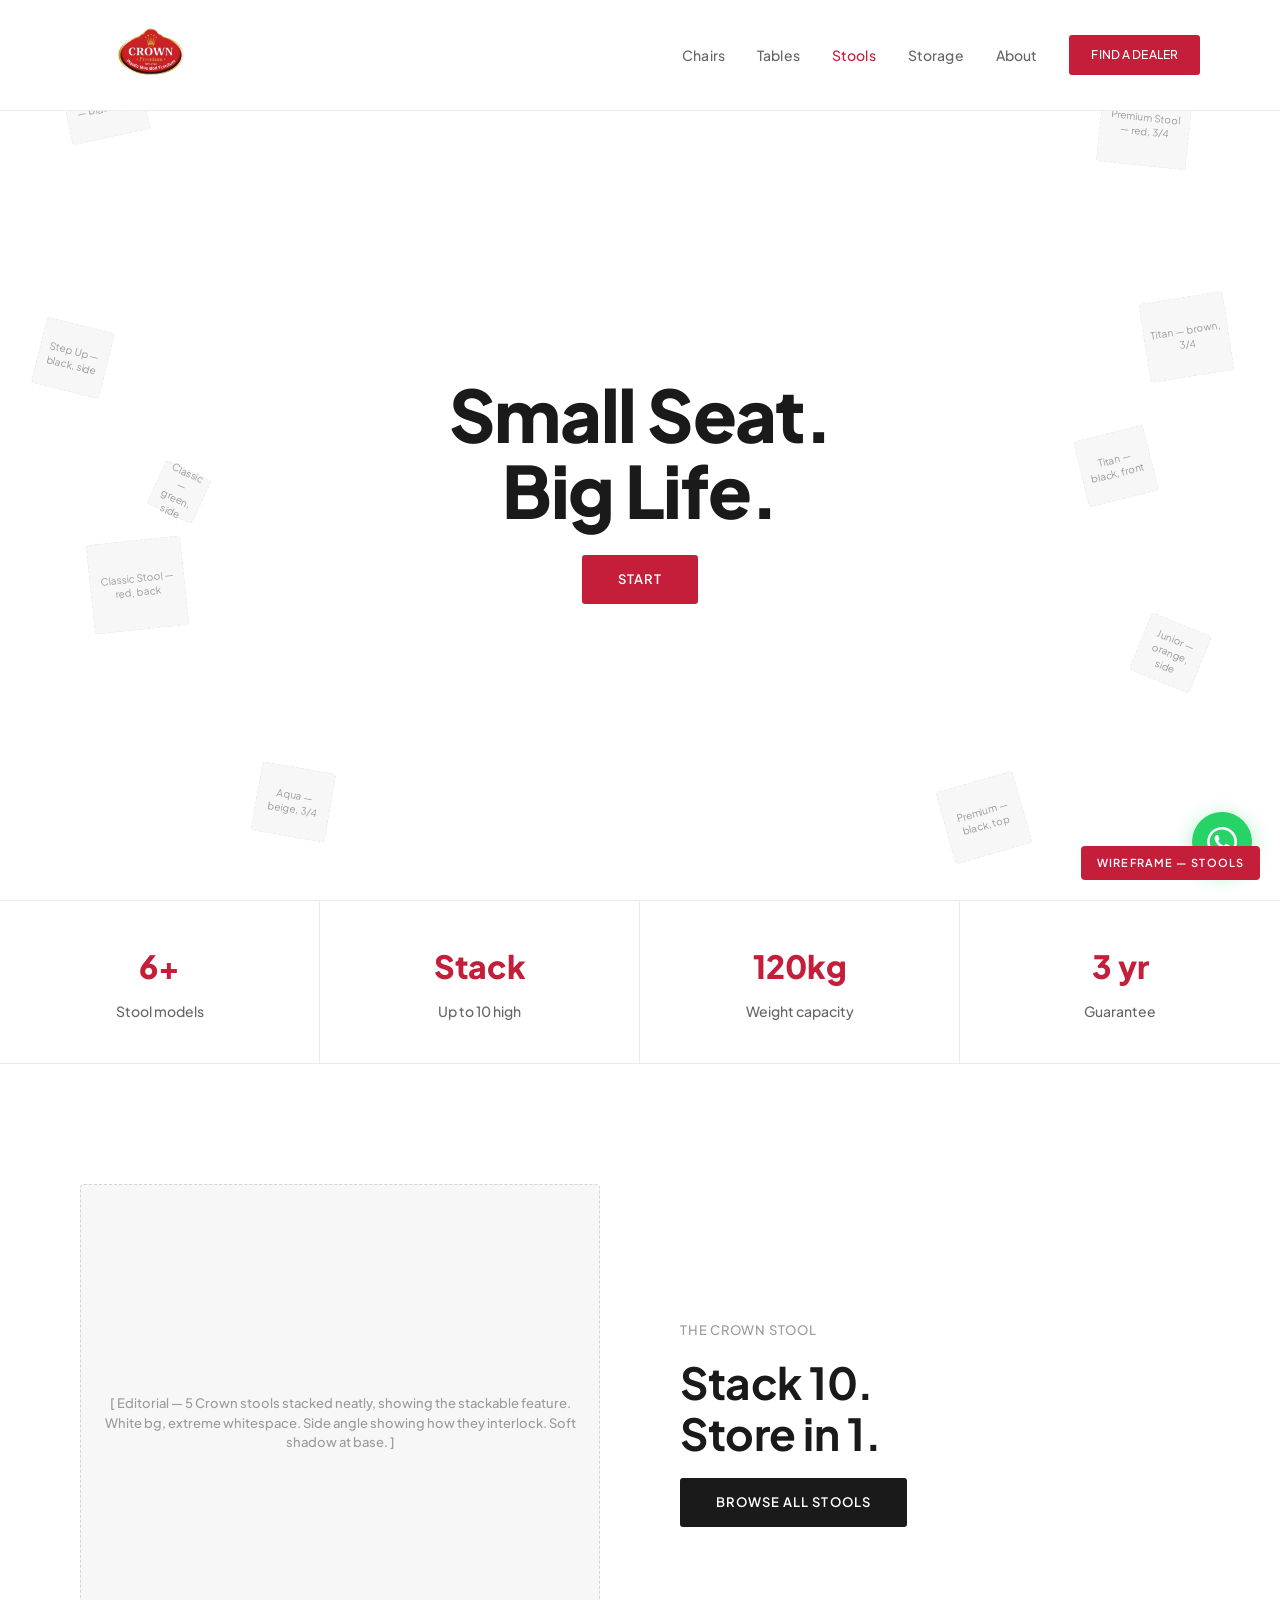
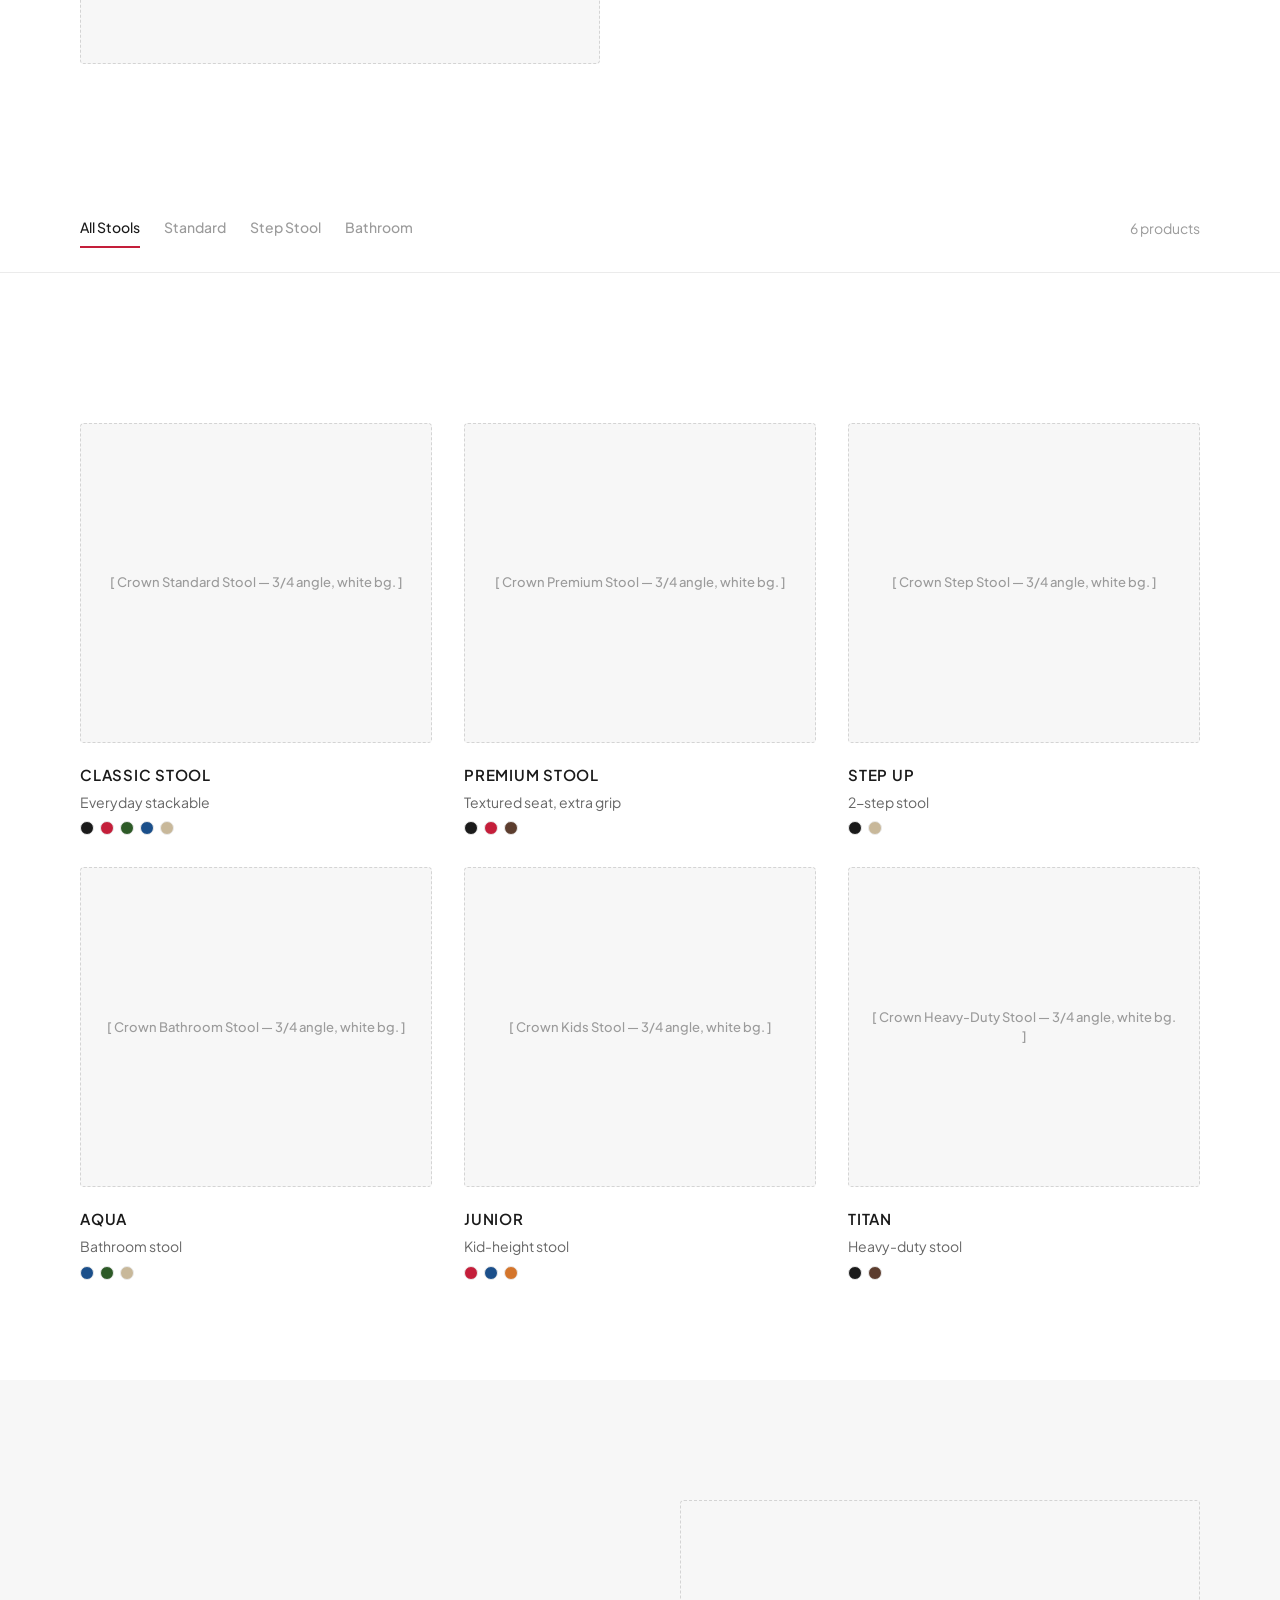
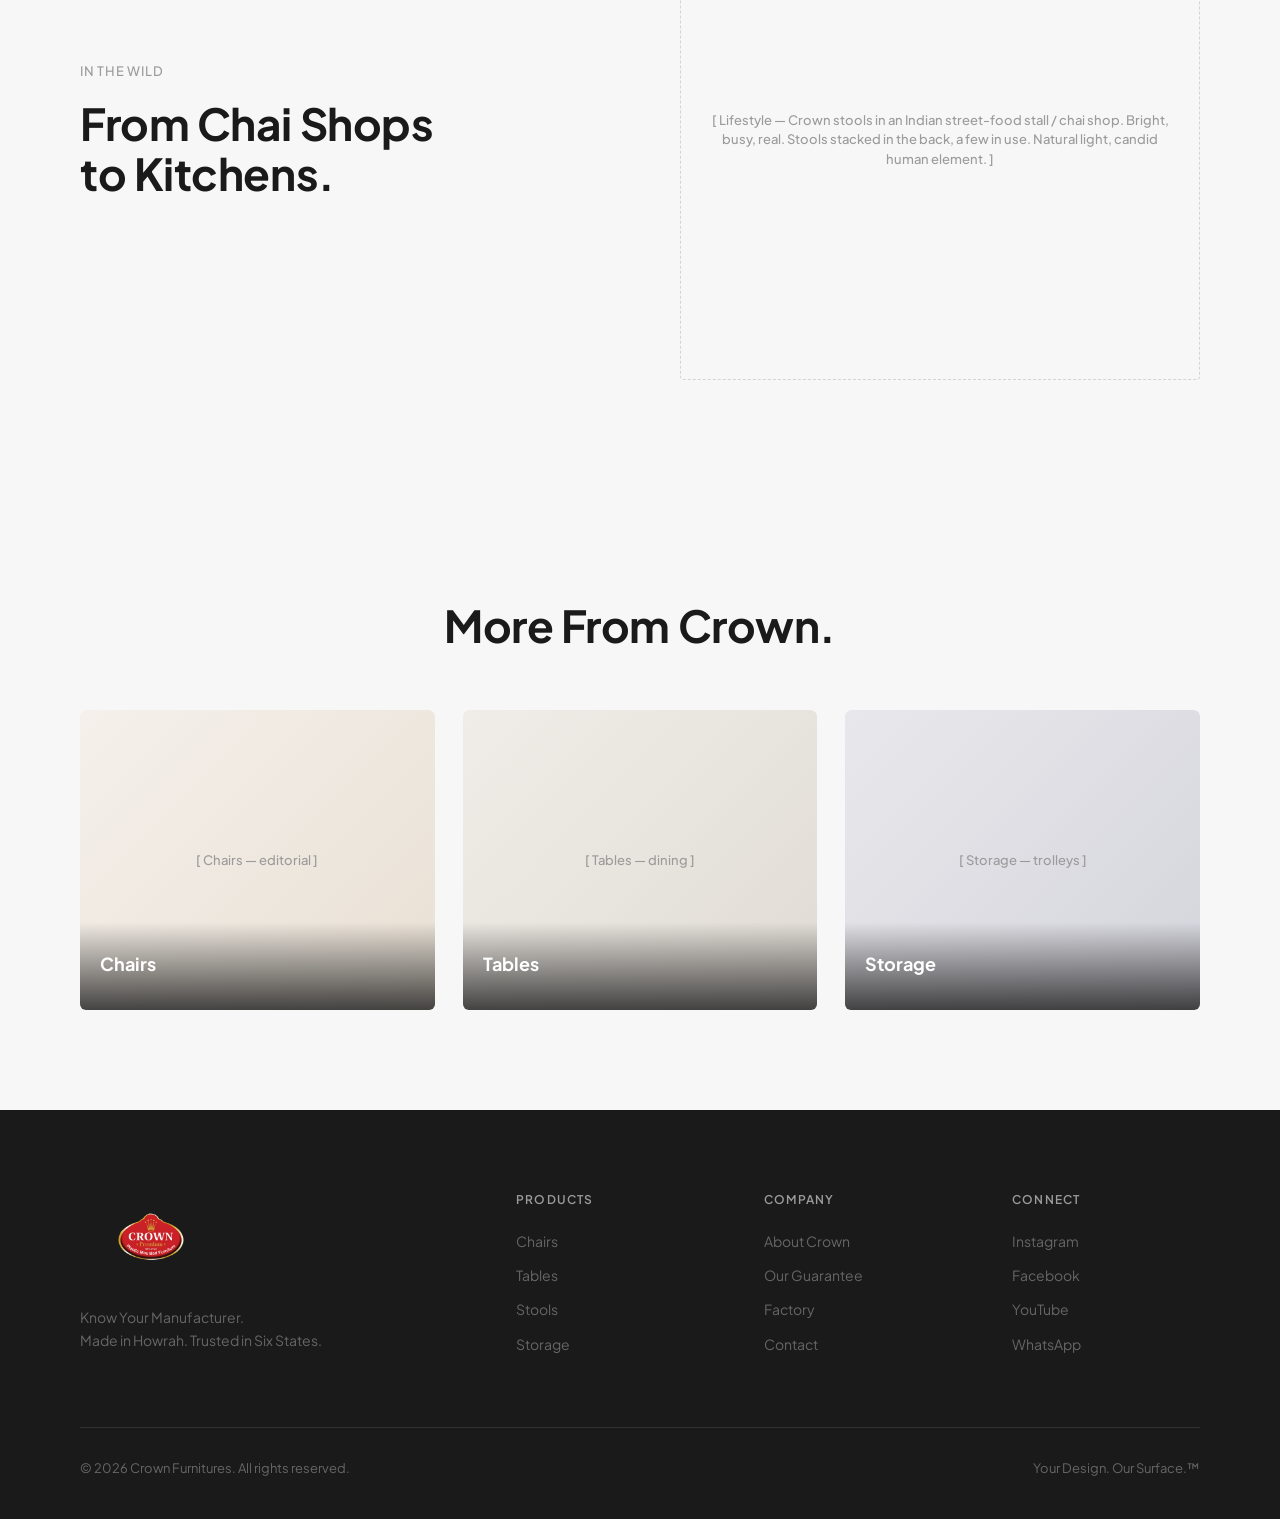
<file: stools.html>
<!DOCTYPE html>
<html lang="en">
<head>
  <meta charset="UTF-8">
  <meta name="viewport" content="width=device-width, initial-scale=1.0">
  <title>Crown — Stools | Sit Different</title>
  <link rel="stylesheet" href="styles.css">
  <link rel="stylesheet" href="category.css">
</head>
<body>

  <div class="wf-label">WIREFRAME — STOOLS</div>

  <!-- ═══ NAVIGATION ═══ -->
  <nav class="nav">
    <div class="nav-inner">
      <a href="homepage.html" class="nav-logo">
        <img src="crown-logo.png" alt="Crown Premium Furniture">
      </a>
      <div class="nav-links" id="navLinks">
        <a href="chairs.html">Chairs</a>
        <a href="tables.html">Tables</a>
        <a href="stools.html" class="active">Stools</a>
        <a href="storage.html">Storage</a>
        <a href="#">About</a>
        <a href="homepage.html#dealer" class="nav-cta">Find a Dealer</a>
      </div>
      <button class="nav-hamburger" id="navHamburger" aria-label="Toggle menu">
        <span></span>
      </button>
    </div>
  </nav>
  <div class="mobile-menu-overlay" id="mobileOverlay"></div>

  <!-- ═══ CATEGORY HERO — Vitra-style scattered stools ═══ -->
  <section class="category-hero">
    <div class="scattered-products">
      <div class="scattered-item" style="top:7%; left:5%; width:80px; height:75px; transform:rotate(-12deg);">Classic Stool — black, 3/4</div>
      <div class="scattered-item" style="top:4%; left:28%; width:60px; height:58px; transform:rotate(18deg);">Junior — blue, side</div>
      <div class="scattered-item" style="top:9%; right:7%; width:90px; height:85px; transform:rotate(6deg);">Premium Stool — red, 3/4</div>
      <div class="scattered-item" style="top:3%; right:32%; width:55px; height:52px; transform:rotate(-20deg);">Aqua — green, top</div>
      <div class="scattered-item" style="top:36%; left:3%; width:70px; height:68px; transform:rotate(14deg);">Step Up — black, side</div>
      <div class="scattered-item" style="top:33%; right:4%; width:85px; height:80px; transform:rotate(-9deg);">Titan — brown, 3/4</div>
      <div class="scattered-item" style="bottom:30%; left:7%; width:95px; height:90px; transform:rotate(-6deg);">Classic Stool — red, back</div>
      <div class="scattered-item" style="bottom:24%; right:6%; width:65px; height:62px; transform:rotate(22deg);">Junior — orange, side</div>
      <div class="scattered-item" style="bottom:7%; left:20%; width:75px; height:70px; transform:rotate(10deg);">Aqua — beige, 3/4</div>
      <div class="scattered-item" style="bottom:5%; right:20%; width:80px; height:75px; transform:rotate(-16deg);">Premium — black, top</div>
      <div class="scattered-item" style="top:52%; left:12%; width:50px; height:48px; transform:rotate(25deg);">Classic — green, side</div>
      <div class="scattered-item" style="top:48%; right:10%; width:72px; height:68px; transform:rotate(-14deg);">Titan — black, front</div>
    </div>
    <div class="category-hero-content">
      <h1 class="heading-hero">Small Seat.<br>Big Life.</h1>
      <a href="#products" class="btn btn-primary">Start</a>
    </div>
  </section>

  <!-- ═══ FEATURE STRIP ═══ -->
  <div class="feature-strip">
    <div class="feature-item">
      <div class="value">6+</div>
      <div class="label">Stool models</div>
    </div>
    <div class="feature-item">
      <div class="value">Stack</div>
      <div class="label">Up to 10 high</div>
    </div>
    <div class="feature-item">
      <div class="value">120kg</div>
      <div class="label">Weight capacity</div>
    </div>
    <div class="feature-item">
      <div class="value">3 yr</div>
      <div class="label">Guarantee</div>
    </div>
  </div>

  <!-- ═══ STOOL STORY ═══ -->
  <section class="story-section">
    <div class="container">
      <div class="story-grid">
        <div class="story-image">
          <div class="img-placeholder" style="height:480px;">
            [ Editorial — 5 Crown stools stacked neatly, showing the stackable feature. White bg, extreme whitespace. Side angle showing how they interlock. Soft shadow at base. ]
          </div>
        </div>
        <div class="story-content">
          <p class="caption">The Crown Stool</p>
          <h2 class="heading-section">Stack 10.<br>Store in 1.</h2>
          <a href="#products" class="btn btn-secondary">Browse All Stools</a>
        </div>
      </div>
    </div>
  </section>

  <!-- ═══ FILTER BAR ═══ -->
  <div class="filter-bar" id="products">
    <div class="container">
      <div class="filter-inner">
        <div class="filter-tabs">
          <span class="filter-tab active">All Stools</span>
          <span class="filter-tab">Standard</span>
          <span class="filter-tab">Step Stool</span>
          <span class="filter-tab">Bathroom</span>
        </div>
        <span class="filter-count">6 products</span>
      </div>
    </div>
  </div>

  <!-- ═══ PRODUCT GRID ═══ -->
  <section class="products-section">
    <div class="container">
      <div class="product-grid">
        <div class="product-card">
          <div class="img-placeholder">[ Crown Standard Stool — 3/4 angle, white bg. ]</div>
          <div class="product-name">Classic Stool</div>
          <div class="product-desc">Everyday stackable</div>
          <div class="product-colors">
            <span class="color-dot" style="background:#1A1A1A;"></span>
            <span class="color-dot" style="background:#C41E3A;"></span>
            <span class="color-dot" style="background:#2D5A27;"></span>
            <span class="color-dot" style="background:#1B4F8A;"></span>
            <span class="color-dot" style="background:#C8B89A;"></span>
          </div>
        </div>
        <div class="product-card">
          <div class="img-placeholder">[ Crown Premium Stool — 3/4 angle, white bg. ]</div>
          <div class="product-name">Premium Stool</div>
          <div class="product-desc">Textured seat, extra grip</div>
          <div class="product-colors">
            <span class="color-dot" style="background:#1A1A1A;"></span>
            <span class="color-dot" style="background:#C41E3A;"></span>
            <span class="color-dot" style="background:#5C3D2E;"></span>
          </div>
        </div>
        <div class="product-card">
          <div class="img-placeholder">[ Crown Step Stool — 3/4 angle, white bg. ]</div>
          <div class="product-name">Step Up</div>
          <div class="product-desc">2-step stool</div>
          <div class="product-colors">
            <span class="color-dot" style="background:#1A1A1A;"></span>
            <span class="color-dot" style="background:#C8B89A;"></span>
          </div>
        </div>
        <div class="product-card">
          <div class="img-placeholder">[ Crown Bathroom Stool — 3/4 angle, white bg. ]</div>
          <div class="product-name">Aqua</div>
          <div class="product-desc">Bathroom stool</div>
          <div class="product-colors">
            <span class="color-dot" style="background:#1B4F8A;"></span>
            <span class="color-dot" style="background:#2D5A27;"></span>
            <span class="color-dot" style="background:#C8B89A;"></span>
          </div>
        </div>
        <div class="product-card">
          <div class="img-placeholder">[ Crown Kids Stool — 3/4 angle, white bg. ]</div>
          <div class="product-name">Junior</div>
          <div class="product-desc">Kid-height stool</div>
          <div class="product-colors">
            <span class="color-dot" style="background:#C41E3A;"></span>
            <span class="color-dot" style="background:#1B4F8A;"></span>
            <span class="color-dot" style="background:#D4752B;"></span>
          </div>
        </div>
        <div class="product-card">
          <div class="img-placeholder">[ Crown Heavy-Duty Stool — 3/4 angle, white bg. ]</div>
          <div class="product-name">Titan</div>
          <div class="product-desc">Heavy-duty stool</div>
          <div class="product-colors">
            <span class="color-dot" style="background:#1A1A1A;"></span>
            <span class="color-dot" style="background:#5C3D2E;"></span>
          </div>
        </div>
      </div>
    </div>
  </section>

  <!-- ═══ USE CASES ═══ -->
  <section class="story-section" style="background:var(--gray-100);">
    <div class="container">
      <div class="story-grid reverse">
        <div class="story-image">
          <div class="img-placeholder" style="height:480px;">
            [ Lifestyle — Crown stools in an Indian street-food stall / chai shop. Bright, busy, real. Stools stacked in the back, a few in use. Natural light, candid human element. ]
          </div>
        </div>
        <div class="story-content">
          <p class="caption">In the Wild</p>
          <h2 class="heading-section">From Chai Shops<br>to Kitchens.</h2>
        </div>
      </div>
    </div>
  </section>

  <!-- ═══ CROSS-SELL ═══ -->
  <section class="cross-sell">
    <div class="container">
      <div class="section-header">
        <h2 class="heading-section">More From Crown.</h2>
      </div>
      <div class="cross-sell-grid">
        <a href="chairs.html" class="cross-sell-card">
          <div class="img-placeholder" style="background:linear-gradient(135deg, #f5f0eb, #e8e0d4);">[ Chairs — editorial ]</div>
          <div class="overlay"><h4>Chairs</h4></div>
        </a>
        <a href="tables.html" class="cross-sell-card">
          <div class="img-placeholder" style="background:linear-gradient(135deg, #f0ede8, #e0dbd4);">[ Tables — dining ]</div>
          <div class="overlay"><h4>Tables</h4></div>
        </a>
        <a href="storage.html" class="cross-sell-card">
          <div class="img-placeholder" style="background:linear-gradient(135deg, #e8e8ec, #d4d4dc);">[ Storage — trolleys ]</div>
          <div class="overlay"><h4>Storage</h4></div>
        </a>
      </div>
    </div>
  </section>


  <!-- ═══ FOOTER ═══ -->
  <footer class="footer">
    <div class="container">
      <div class="footer-top">
        <div class="footer-logo">
          <img src="crown-logo.png" alt="Crown Premium Furniture">
          <p class="tagline">Know Your Manufacturer.<br>Made in Howrah. Trusted in Six States.</p>
        </div>
        <div class="footer-col"><h4>Products</h4><a href="chairs.html">Chairs</a><a href="tables.html">Tables</a><a href="stools.html">Stools</a><a href="storage.html">Storage</a></div>
        <div class="footer-col"><h4>Company</h4><a href="#">About Crown</a><a href="#">Our Guarantee</a><a href="#">Factory</a><a href="#">Contact</a></div>
        <div class="footer-col"><h4>Connect</h4><a href="#">Instagram</a><a href="#">Facebook</a><a href="#">YouTube</a><a href="#">WhatsApp</a></div>
      </div>
      <div class="footer-bottom"><p>© 2026 Crown Furnitures. All rights reserved.</p><p>Your Design. Our Surface.™</p></div>
    </div>
  </footer>


  <!-- ═══ WHATSAPP FAB ═══ -->
  <a href="https://wa.me/918910674600" target="_blank" class="whatsapp-fab" title="Chat with Crown on WhatsApp">
    <svg viewBox="0 0 24 24" xmlns="http://www.w3.org/2000/svg"><path d="M17.472 14.382c-.297-.149-1.758-.867-2.03-.967-.273-.099-.471-.148-.67.15-.197.297-.767.966-.94 1.164-.173.199-.347.223-.644.075-.297-.15-1.255-.463-2.39-1.475-.883-.788-1.48-1.761-1.653-2.059-.173-.297-.018-.458.13-.606.134-.133.298-.347.446-.52.149-.174.198-.298.298-.497.099-.198.05-.371-.025-.52-.075-.149-.669-1.612-.916-2.207-.242-.579-.487-.5-.669-.51-.173-.008-.371-.01-.57-.01-.198 0-.52.074-.792.372-.272.297-1.04 1.016-1.04 2.479 0 1.462 1.065 2.875 1.213 3.074.149.198 2.096 3.2 5.077 4.487.709.306 1.262.489 1.694.625.712.227 1.36.195 1.871.118.571-.085 1.758-.719 2.006-1.413.248-.694.248-1.289.173-1.413-.074-.124-.272-.198-.57-.347m-5.421 7.403h-.004a9.87 9.87 0 01-5.031-1.378l-.361-.214-3.741.982.998-3.648-.235-.374a9.86 9.86 0 01-1.51-5.26c.001-5.45 4.436-9.884 9.888-9.884 2.64 0 5.122 1.03 6.988 2.898a9.825 9.825 0 012.893 6.994c-.003 5.45-4.437 9.884-9.885 9.884m8.413-18.297A11.815 11.815 0 0012.05 0C5.495 0 .16 5.335.157 11.892c0 2.096.547 4.142 1.588 5.945L.057 24l6.305-1.654a11.882 11.882 0 005.683 1.448h.005c6.554 0 11.89-5.335 11.893-11.893a11.821 11.821 0 00-3.48-8.413z"/></svg>
  </a>

  <!-- ═══ MOBILE MENU JS ═══ -->
  <script>
    const hamburger = document.getElementById('navHamburger');
    const navLinks = document.getElementById('navLinks');
    const overlay = document.getElementById('mobileOverlay');
    function toggleMenu() {
      hamburger.classList.toggle('active');
      navLinks.classList.toggle('active');
      overlay.classList.toggle('active');
      document.body.style.overflow = navLinks.classList.contains('active') ? 'hidden' : '';
    }
    hamburger.addEventListener('click', toggleMenu);
    overlay.addEventListener('click', toggleMenu);
    navLinks.querySelectorAll('a').forEach(link => {
      link.addEventListener('click', () => { if (navLinks.classList.contains('active')) toggleMenu(); });
    });
    window.addEventListener('resize', () => {
      if (window.innerWidth > 768 && navLinks.classList.contains('active')) toggleMenu();
    });
  </script>
</body>
</html>
</file>
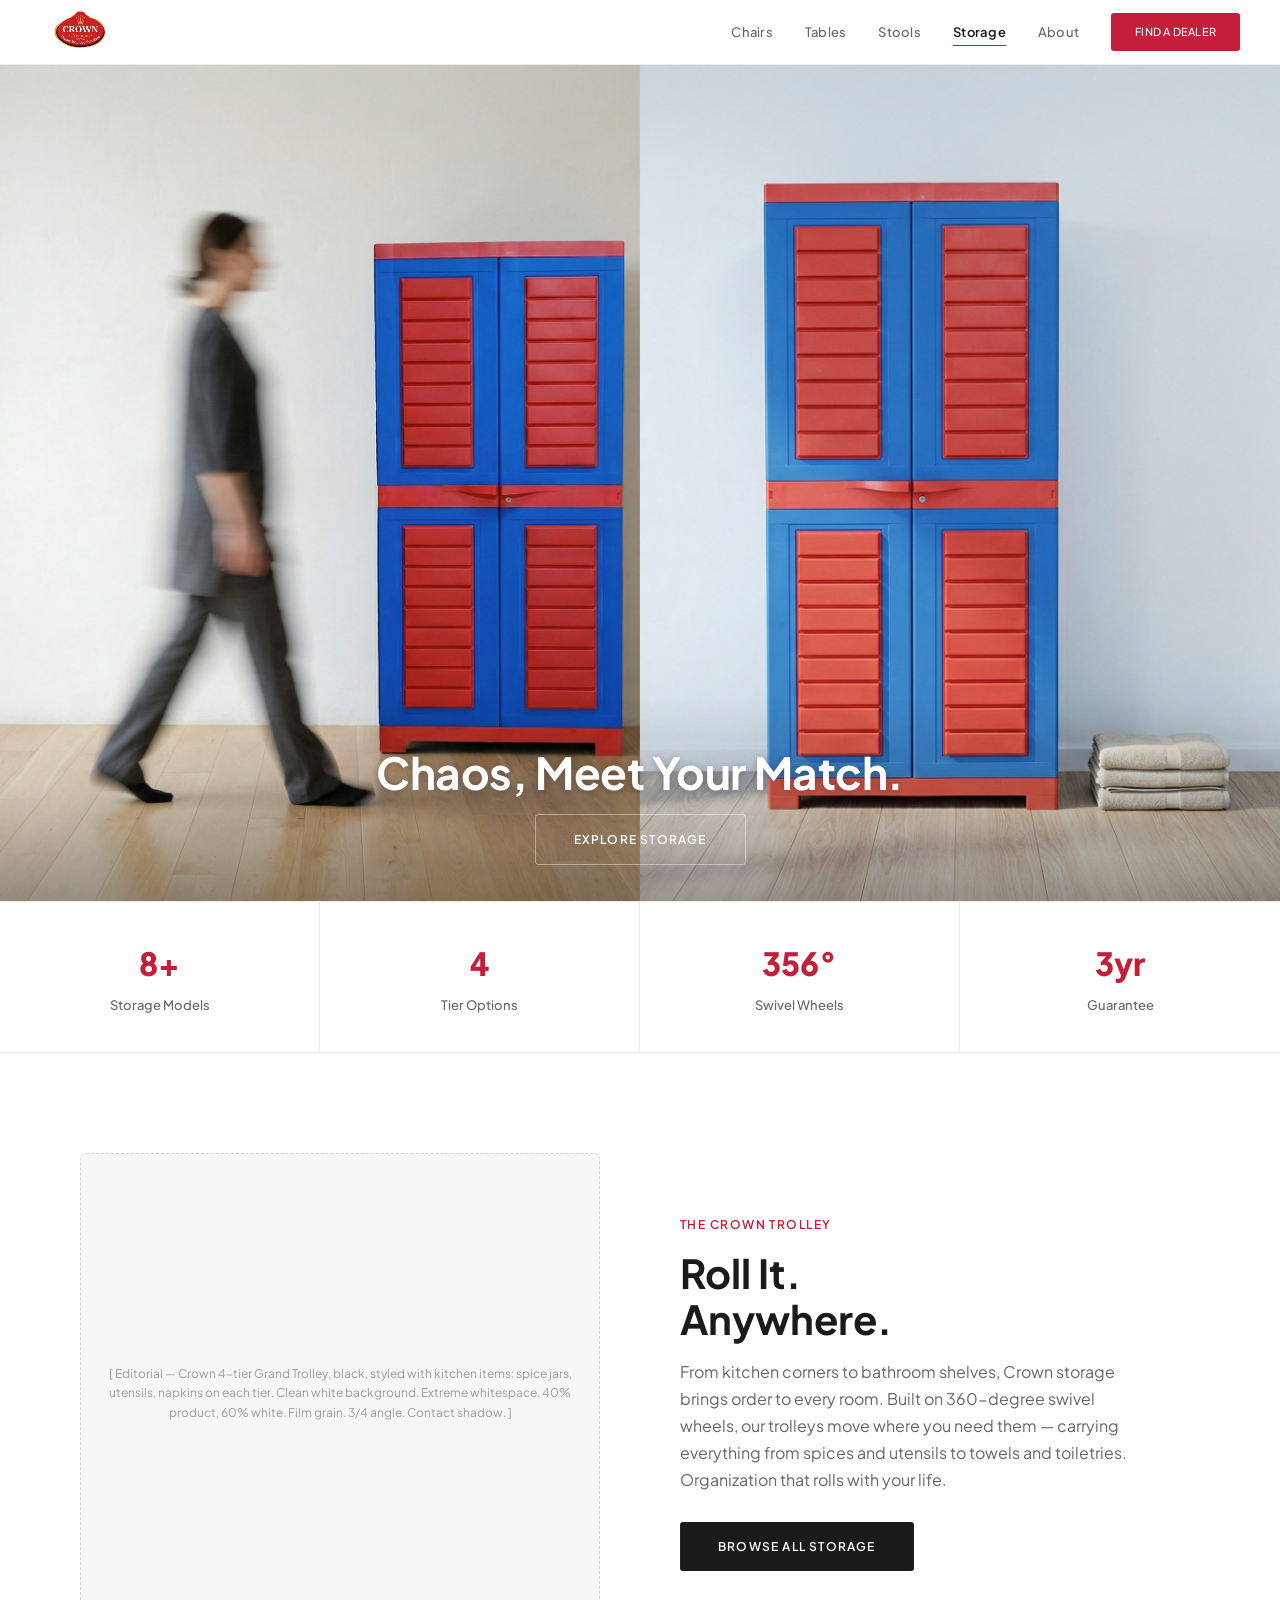
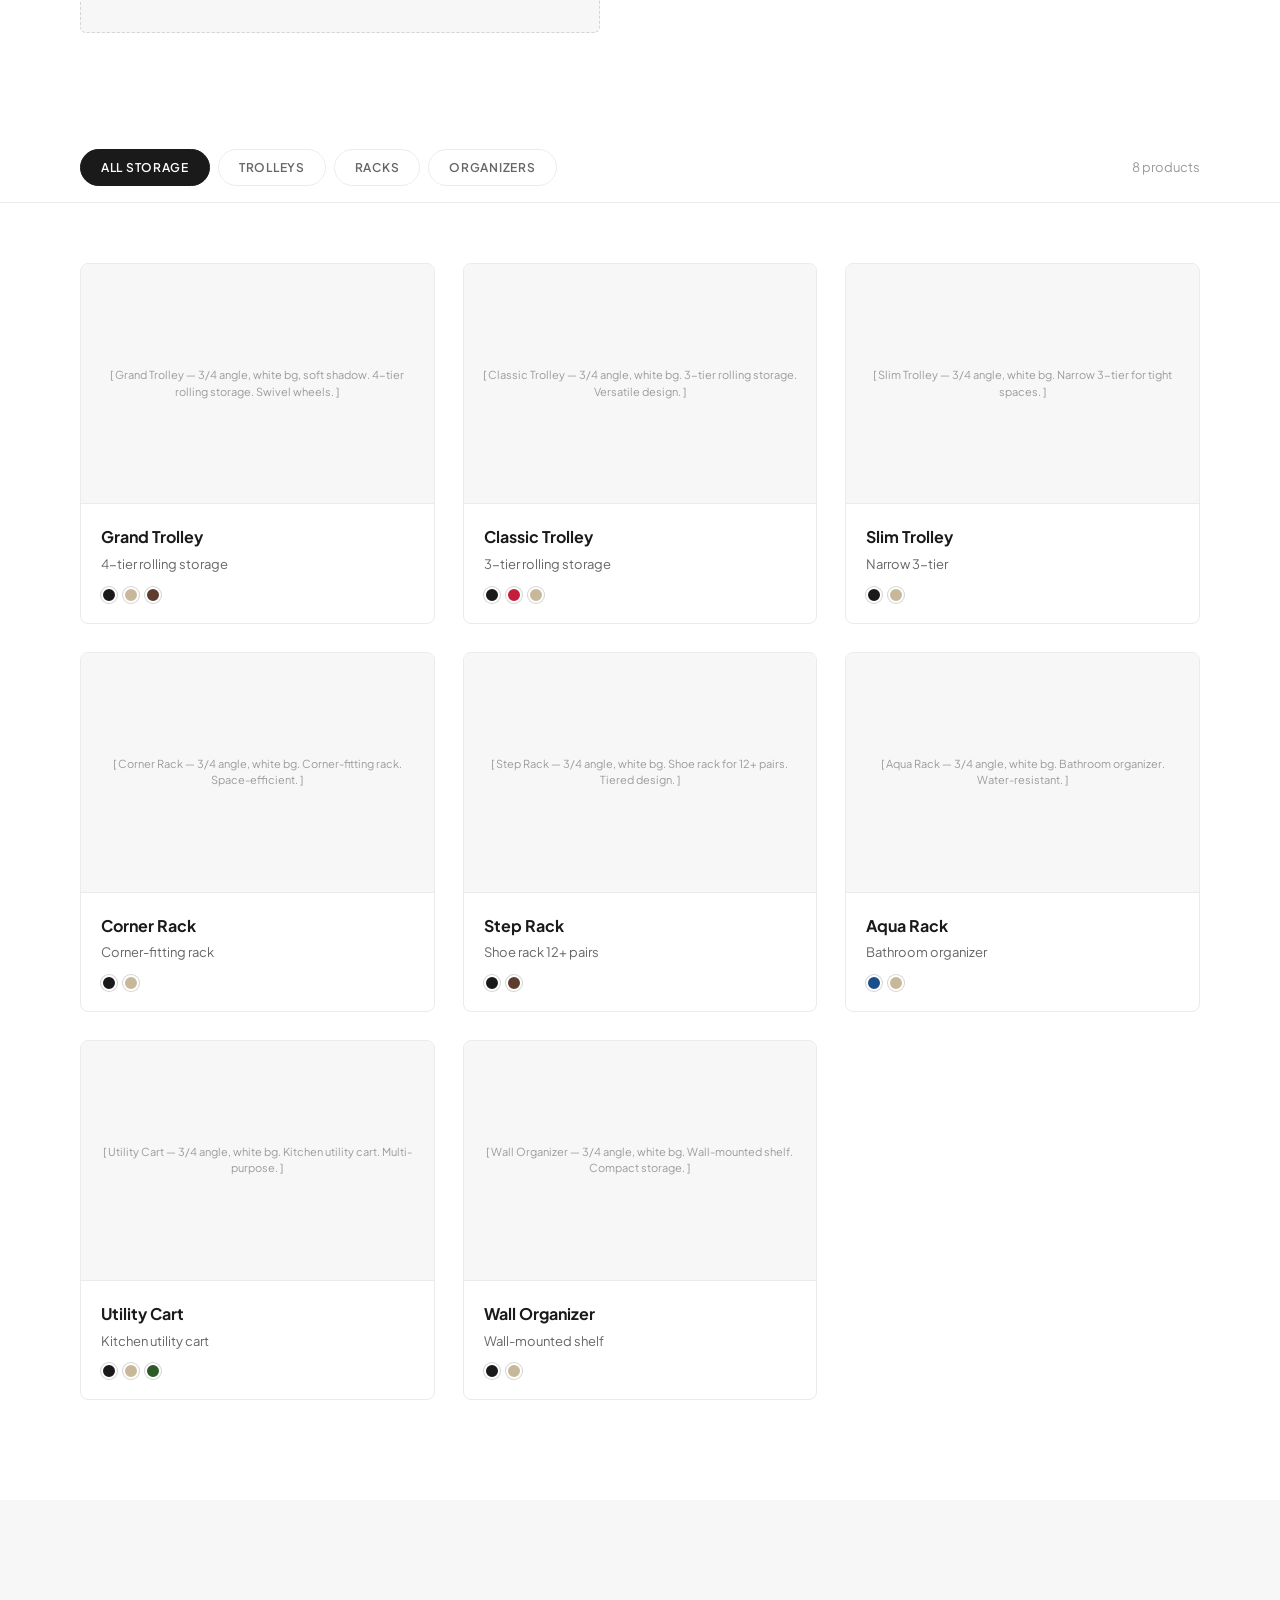
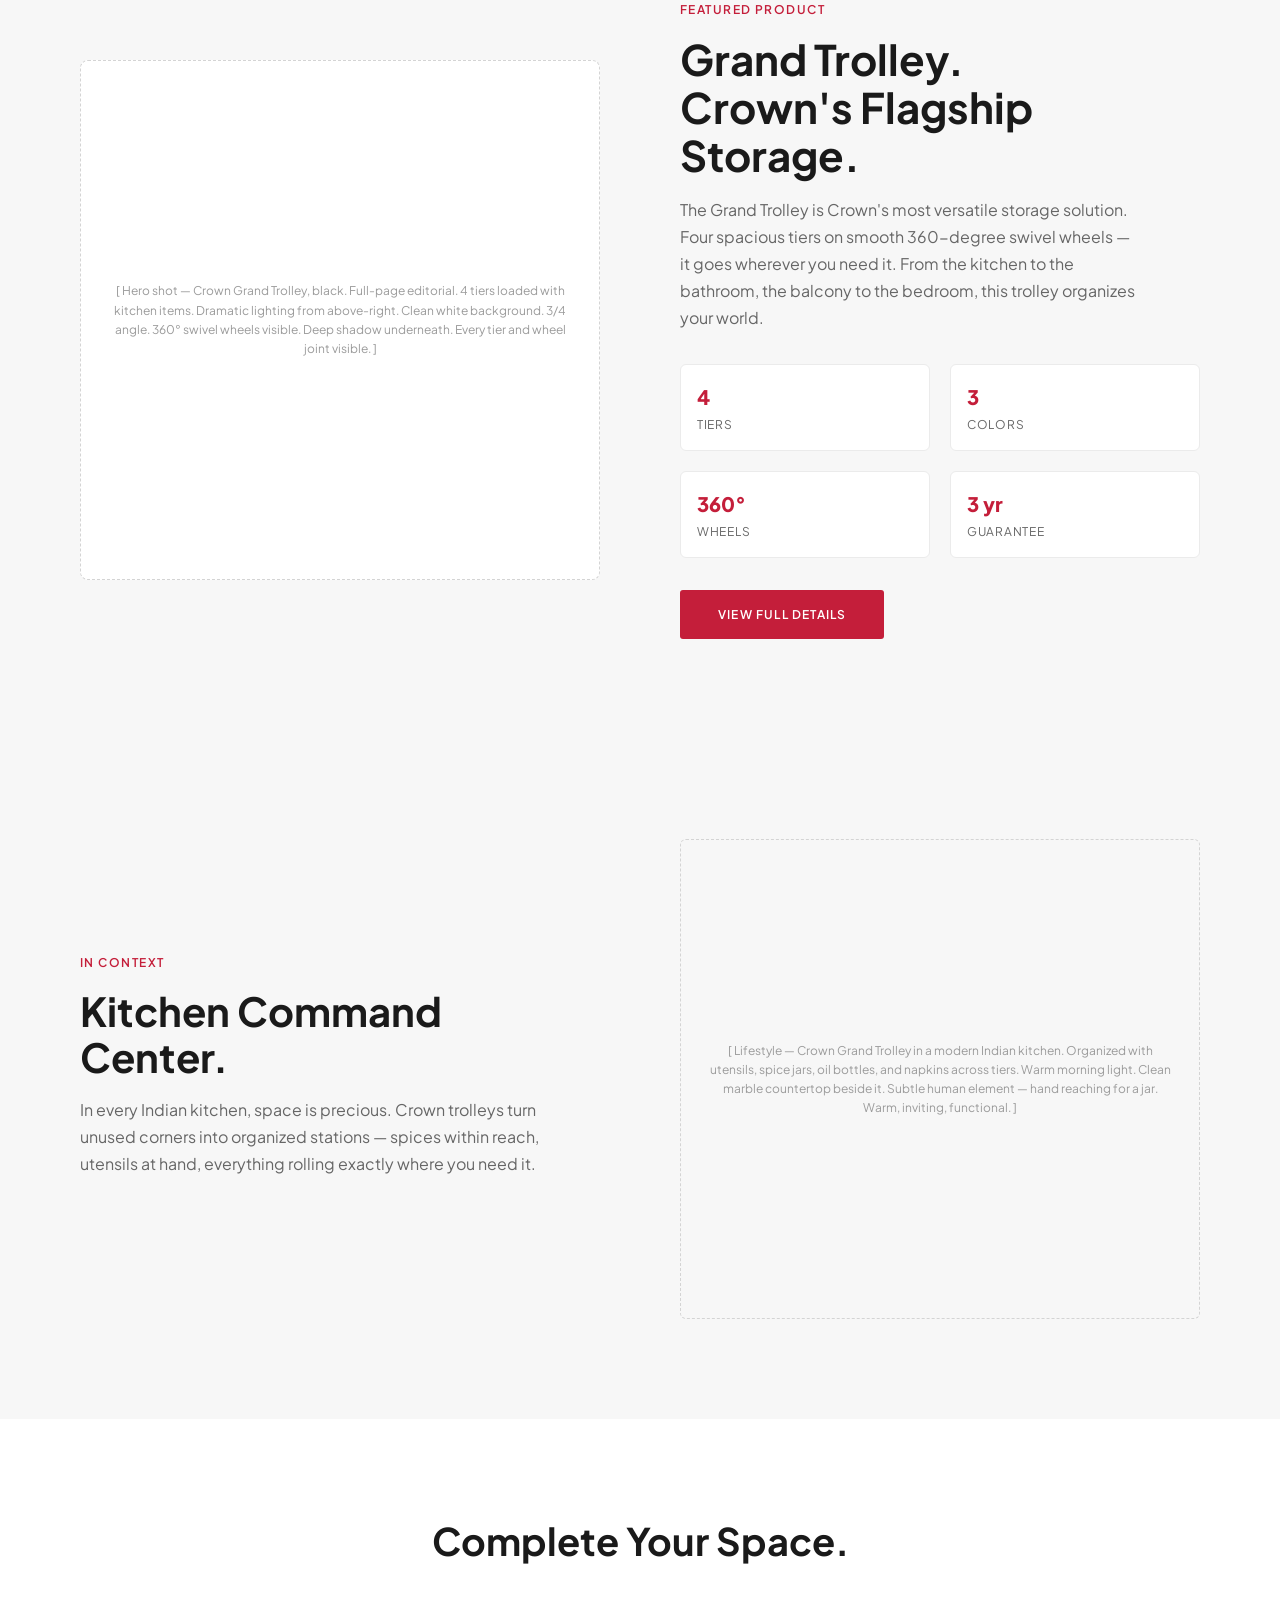
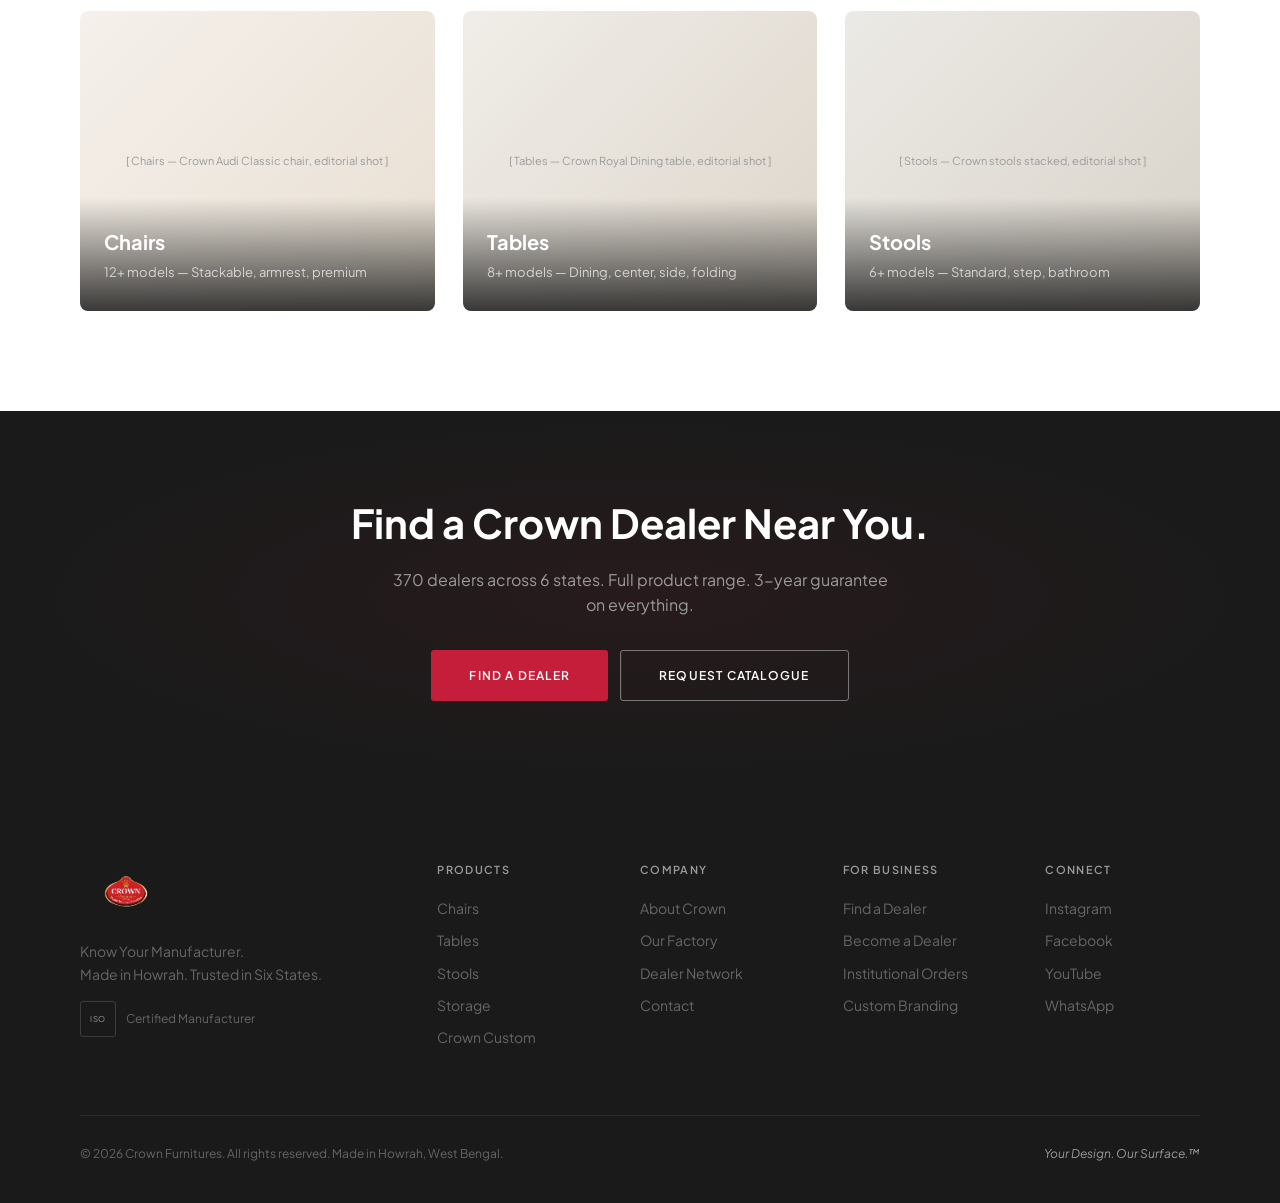
<file: storage-prototype.html>
<!DOCTYPE html>
<html lang="en">
<head>
<meta charset="UTF-8">
<meta name="viewport" content="width=device-width, initial-scale=1.0">
<title>Crown — Storage | Chaos, Meet Your Match.</title>
<link href="https://fonts.googleapis.com/css2?family=Plus+Jakarta+Sans:wght@300;400;500;600;700;800&display=swap" rel="stylesheet">
<style>
/* ═══════════════════════════════════════════════════════════
   CROWN CATEGORY PROTOTYPE — STORAGE
   ═══════════════════════════════════════════════════════════ */

*, *::before, *::after { margin:0; padding:0; box-sizing:border-box; }

:root {
  --red: #C41E3A;
  --red-dark: #A01830;
  --red-glow: rgba(196,30,58,0.15);
  --gold: #D4A843;
  --gold-light: rgba(212,168,67,0.15);
  --black: #1A1A1A;
  --white: #FFFFFF;
  --g100: #F7F7F7;
  --g200: #EBEBEB;
  --g300: #D4D4D4;
  --g400: #9B9B9B;
  --g500: #666;
  --body: #333;
  --font: 'Plus Jakarta Sans', -apple-system, sans-serif;
  --max-w: 1200px;
  --ease: cubic-bezier(0.25, 0.1, 0.25, 1);
  --nav-h: 80px;
  --hero-from: #e8e8ec;
  --hero-to: #d2d2dc;
}

html { scroll-behavior: smooth; }

::-webkit-scrollbar { width: 6px; }
::-webkit-scrollbar-track { background: var(--g100); }
::-webkit-scrollbar-thumb { background: var(--g300); border-radius: 3px; }
::-webkit-scrollbar-thumb:hover { background: var(--red); }

body {
  font-family: var(--font);
  color: var(--black);
  background: var(--white);
  line-height: 1.6;
  -webkit-font-smoothing: antialiased;
  overflow-x: hidden;
}

a { text-decoration: none; color: inherit; }
img { max-width: 100%; display: block; }

.container { max-width: var(--max-w); margin: 0 auto; padding: 0 40px; }

/* ─── LOADING SCREEN ──────────────────────────────────────── */
.loader {
  position: fixed; inset: 0; z-index: 10000;
  background: var(--black);
  display: flex; align-items: center; justify-content: center;
  flex-direction: column; gap: 24px;
  transition: opacity 0.6s ease, visibility 0.6s ease;
}
.loader.hidden { opacity: 0; visibility: hidden; pointer-events: none; }
.loader-logo img {
  height: 200px;
}
.loader-sub {
  font-size: 11px; font-weight: 500; letter-spacing: 4px;
  text-transform: uppercase; color: var(--red);
}
.loader-bar {
  width: 120px; height: 2px; background: rgba(255,255,255,0.1);
  border-radius: 1px; overflow: hidden; margin-top: 8px;
}
.loader-bar-fill {
  height: 100%; width: 0; background: var(--red);
  border-radius: 1px;
  animation: loaderFill 1.8s var(--ease) forwards;
}
@keyframes loaderPulse { 0%,100%{ opacity:1; } 50%{ opacity:0.5; } }
@keyframes loaderFill { 0%{ width:0; } 100%{ width:100%; } }

/* ─── SCROLL ANIMATIONS ───────────────────────────────────── */
.reveal {
  opacity: 0; transform: translateY(30px);
  transition: opacity 0.7s var(--ease), transform 0.7s var(--ease);
}
.reveal.visible { opacity: 1; transform: translateY(0); }
.reveal-left {
  opacity: 0; transform: translateX(-40px);
  transition: opacity 0.7s var(--ease), transform 0.7s var(--ease);
}
.reveal-left.visible { opacity: 1; transform: translateX(0); }
.reveal-right {
  opacity: 0; transform: translateX(40px);
  transition: opacity 0.7s var(--ease), transform 0.7s var(--ease);
}
.reveal-right.visible { opacity: 1; transform: translateX(0); }
.reveal-scale {
  opacity: 0; transform: scale(0.95);
  transition: opacity 0.7s var(--ease), transform 0.7s var(--ease);
}
.reveal-scale.visible { opacity: 1; transform: scale(1); }

[data-delay="1"] { transition-delay: 0.1s; }
[data-delay="2"] { transition-delay: 0.2s; }
[data-delay="3"] { transition-delay: 0.3s; }
[data-delay="4"] { transition-delay: 0.4s; }
[data-delay="5"] { transition-delay: 0.5s; }

/* ─── PROGRESS BAR ────────────────────────────────────────── */
.progress-bar {
  position: fixed; top: 0; left: 0; height: 3px;
  background: var(--red); z-index: 1001;
  width: 0; transition: width 0.1s linear;
}

/* ─── NAVIGATION ──────────────────────────────────────────── */
.nav {
  position: sticky; top: 0; left: 0; right: 0; z-index: 1000;
  background: var(--white);
  border-bottom: 1px solid var(--g200);
  transition: box-shadow 0.4s var(--ease);
}
.nav.scrolled {
  box-shadow: 0 1px 20px rgba(0,0,0,0.06);
}
.nav-inner {
  max-width: 100%; margin: 0; padding: 0 40px 0 24px;
  display: flex; align-items: center; justify-content: space-between;
  height: 64px;
}

.nav-logo { display: flex; align-items: center; }
.nav-logo img { height: 80px; }

.nav-links { display: flex; gap: 32px; align-items: center; }
.nav-links a {
  font-size: 13px; font-weight: 500; color: var(--g500);
  transition: color 0.3s ease; letter-spacing: 0.02em;
  position: relative;
}
.nav-links a::after {
  content: ''; position: absolute; bottom: -4px; left: 0;
  width: 0; height: 1.5px; background: var(--red);
  transition: width 0.3s var(--ease);
}
.nav-links a:hover { color: var(--black); }
.nav-links a:hover::after { width: 100%; }
.nav-links a.active { color: var(--black); font-weight: 600; }
.nav-links a.active::after { width: 100%; }

.nav-cta {
  padding: 10px 24px !important;
  background: var(--red); color: var(--white) !important;
  font-size: 11px !important; font-weight: 600;
  letter-spacing: 0.08em; text-transform: uppercase;
  border-radius: 3px; transition: all 0.3s ease;
}
.nav-cta::after { display: none !important; }
.nav-cta:hover {
  background: var(--red-dark) !important; color: var(--white) !important;
  transform: translateY(-1px); box-shadow: 0 4px 16px rgba(196,30,58,0.3);
}

.nav-hamburger {
  display: none; width: 44px; height: 44px;
  align-items: center; justify-content: center;
  background: none; border: none; cursor: pointer; z-index: 1002;
}
.nav-hamburger span {
  display: block; width: 22px; height: 2px;
  background: var(--black); position: relative;
  transition: all 0.3s ease;
}
.nav-hamburger span::before, .nav-hamburger span::after {
  content: ''; position: absolute; width: 22px; height: 2px;
  background: var(--black); left: 0; transition: all 0.3s ease;
}
.nav-hamburger span::before { top: -7px; }
.nav-hamburger span::after { top: 7px; }
.nav-hamburger.active span { background: transparent; }
.nav-hamburger.active span::before { top: 0; transform: rotate(45deg); }
.nav-hamburger.active span::after { top: 0; transform: rotate(-45deg); }

.mobile-overlay {
  display: none; position: fixed; inset: 0;
  background: rgba(0,0,0,0.4); z-index: 998;
  opacity: 0; transition: opacity 0.3s ease;
}
.mobile-overlay.active { opacity: 1; }

/* ─── BUTTONS ─────────────────────────────────────────────── */
.btn {
  display: inline-flex; align-items: center; justify-content: center;
  padding: 15px 38px; font-family: var(--font);
  font-size: 12px; font-weight: 600; letter-spacing: 0.1em;
  text-transform: uppercase; border: none; border-radius: 3px;
  cursor: pointer; transition: all 0.3s var(--ease);
  position: relative; overflow: hidden;
}
.btn::before {
  content: ''; position: absolute; inset: 0;
  background: rgba(255,255,255,0.1); transform: translateX(-100%);
  transition: transform 0.4s var(--ease);
}
.btn:hover::before { transform: translateX(0); }

.btn-primary { background: var(--red); color: var(--white); }
.btn-primary:hover { background: var(--red-dark); transform: translateY(-2px); box-shadow: 0 6px 24px rgba(196,30,58,0.35); }

.btn-secondary { background: var(--black); color: var(--white); }
.btn-secondary:hover { background: #000; transform: translateY(-2px); box-shadow: 0 6px 24px rgba(0,0,0,0.25); }

.btn-outline { background: transparent; color: var(--black); border: 1.5px solid var(--black); }
.btn-outline:hover { background: var(--black); color: var(--white); }

.btn-white-outline { background: transparent; color: var(--white); border: 1.5px solid rgba(255,255,255,0.4); }
.btn-white-outline:hover { background: var(--white); color: var(--black); border-color: var(--white); }

/* ─── CATEGORY HERO ───────────────────────────────────────── */
.category-hero {
  min-height: calc(100vh - 64px);
  display: grid; grid-template-columns: 1fr 1fr; gap: 0;
  position: relative; overflow: hidden;
}

.hero-panel {
  position: relative; overflow: hidden;
  background: var(--g100);
}
.hero-panel img {
  width: 100%; height: 100%;
  object-fit: cover;
  display: block;
  opacity: 0;
  animation: heroFadeIn 1s var(--ease) forwards;
}
.hero-panel:nth-child(2) img {
  animation-delay: 0.2s;
}
.hero-panel-placeholder {
  width: 100%; height: 100%;
  display: flex; align-items: center; justify-content: center;
  font-size: 13px; color: var(--g400); letter-spacing: 0.02em;
}

@keyframes heroFadeIn {
  from { opacity: 0; }
  to { opacity: 1; }
}

.category-hero-content {
  position: absolute; bottom: 0; left: 0; right: 0;
  z-index: 2; text-align: center;
  padding: 48px 24px 36px;
  background: linear-gradient(to top, rgba(0,0,0,0.35) 0%, rgba(0,0,0,0.1) 60%, transparent 100%);
}

.heading-hero {
  font-size: clamp(28px, 3.5vw, 44px);
  font-weight: 700; line-height: 1.15;
  letter-spacing: -0.01em; color: var(--white);
  margin-bottom: 16px;
  text-shadow: 0 1px 8px rgba(0,0,0,0.3);
}

/* ─── FEATURE STRIP ───────────────────────────────────────── */
.feature-strip {
  display: grid; grid-template-columns: repeat(4, 1fr);
  border-top: 1px solid var(--g200); border-bottom: 1px solid var(--g200);
}
.feature-item {
  padding: 36px 24px; text-align: center;
  border-right: 1px solid var(--g200);
  transition: background 0.3s ease;
}
.feature-item:last-child { border-right: none; }
.feature-item:hover { background: var(--g100); }
.feature-value {
  font-size: 32px; font-weight: 800; color: var(--red);
  margin-bottom: 6px; font-variant-numeric: tabular-nums;
}
.feature-label { font-size: 13px; font-weight: 500; color: var(--g500); }

/* ─── EDITORIAL STORY ─────────────────────────────────────── */
.story-section { padding: 100px 0; }
.story-section.alt-bg { background: var(--g100); }

.story-grid {
  display: grid; grid-template-columns: 1fr 1fr;
  gap: 80px; align-items: center;
}
.story-grid.reverse { direction: rtl; }
.story-grid.reverse > * { direction: ltr; }

.story-image .img-placeholder {
  height: 480px; border-radius: 6px;
  background: var(--g100); border: 1.5px dashed var(--g300);
  display: flex; align-items: center; justify-content: center;
  font-size: 12px; color: var(--g400); text-align: center;
  padding: 24px; line-height: 1.6;
}

.story-content .caption {
  font-size: 12px; font-weight: 600; letter-spacing: 0.12em;
  text-transform: uppercase; color: var(--red); margin-bottom: 14px;
}
.story-content h2 {
  font-size: clamp(28px, 3.5vw, 40px); font-weight: 700;
  line-height: 1.15; margin-bottom: 16px;
}
.story-content p {
  font-size: 16px; color: var(--g500); line-height: 1.7;
  margin-bottom: 28px; max-width: 460px;
}

/* ─── STICKY FILTER BAR ───────────────────────────────────── */
.filter-bar {
  position: sticky; top: 64px; z-index: 100;
  background: rgba(255,255,255,0.92);
  backdrop-filter: blur(20px);
  border-bottom: 1px solid var(--g200);
  padding: 0;
}
.filter-inner {
  display: flex; align-items: center; justify-content: space-between;
  padding: 16px 0;
}
.filter-tabs {
  display: flex; gap: 8px;
  overflow-x: auto;
  -webkit-overflow-scrolling: touch;
  scrollbar-width: none;
}
.filter-tabs::-webkit-scrollbar { display: none; }

.filter-tab {
  padding: 8px 20px;
  font-size: 12px; font-weight: 600;
  letter-spacing: 0.06em; text-transform: uppercase;
  color: var(--g500); background: transparent;
  border: 1.5px solid var(--g200); border-radius: 100px;
  cursor: pointer; transition: all 0.3s var(--ease);
  white-space: nowrap; user-select: none;
}
.filter-tab:hover { border-color: var(--g400); color: var(--black); }
.filter-tab.active {
  background: var(--black); color: var(--white);
  border-color: var(--black);
}
.filter-count {
  font-size: 13px; color: var(--g400); white-space: nowrap;
  margin-left: 20px;
}

/* ─── PRODUCT GRID ────────────────────────────────────────── */
.products-section { padding: 60px 0 100px; }

.product-grid {
  display: grid; grid-template-columns: repeat(3, 1fr);
  gap: 28px;
}

.product-card {
  background: var(--white); border-radius: 8px;
  overflow: hidden; cursor: pointer;
  transition: transform 0.4s var(--ease), box-shadow 0.4s var(--ease), opacity 0.4s ease;
  border: 1px solid var(--g200);
}
.product-card:hover {
  transform: translateY(-8px) scale(1.02);
  box-shadow: 0 20px 60px rgba(0,0,0,0.1);
}
.product-card.hidden {
  display: none;
}
.product-card.fade-in {
  animation: cardFadeIn 0.5s var(--ease) forwards;
}

@keyframes cardFadeIn {
  from { opacity: 0; transform: translateY(20px); }
  to { opacity: 1; transform: translateY(0); }
}

.product-card .img-placeholder {
  height: 240px;
  background: var(--g100); border-bottom: 1px solid var(--g200);
  display: flex; align-items: center; justify-content: center;
  font-size: 11px; color: var(--g400); text-align: center;
  padding: 16px; line-height: 1.5;
}
.product-card-info { padding: 20px; }
.product-name { font-size: 16px; font-weight: 700; margin-bottom: 4px; }
.product-desc { font-size: 13px; color: var(--g500); margin-bottom: 12px; }
.product-colors { display: flex; gap: 6px; }
.color-dot {
  width: 16px; height: 16px; border-radius: 50%;
  border: 2px solid var(--white);
  box-shadow: 0 0 0 1px var(--g300);
  transition: transform 0.2s ease;
}
.color-dot:hover { transform: scale(1.3); }

/* ─── FEATURED PRODUCT SPOTLIGHT ──────────────────────────── */
.spotlight { padding: 100px 0; background: var(--g100); }
.spotlight-grid {
  display: grid; grid-template-columns: 1fr 1fr;
  gap: 80px; align-items: center;
}
.spotlight-image .img-placeholder {
  height: 520px; border-radius: 8px;
  background: var(--white); border: 1.5px dashed var(--g300);
  display: flex; align-items: center; justify-content: center;
  font-size: 12px; color: var(--g400); text-align: center;
  padding: 24px; line-height: 1.6;
}
.spotlight-content .caption {
  font-size: 12px; font-weight: 600; letter-spacing: 0.12em;
  text-transform: uppercase; color: var(--red); margin-bottom: 14px;
}
.spotlight-content h2 {
  font-size: clamp(28px, 3.5vw, 42px); font-weight: 700;
  line-height: 1.15; margin-bottom: 16px;
}
.spotlight-content p {
  font-size: 16px; color: var(--g500); line-height: 1.7;
  margin-bottom: 32px; max-width: 460px;
}
.specs-grid {
  display: grid; grid-template-columns: 1fr 1fr;
  gap: 20px; margin-bottom: 32px;
}
.spec-item {
  padding: 16px; background: var(--white);
  border-radius: 6px; border: 1px solid var(--g200);
}
.spec-value { font-size: 20px; font-weight: 800; color: var(--red); margin-bottom: 2px; }
.spec-label { font-size: 12px; color: var(--g500); text-transform: uppercase; letter-spacing: 0.06em; }

/* ─── CROSS-SELL ──────────────────────────────────────────── */
.cross-sell { padding: 100px 0; }
.cross-sell .section-header {
  text-align: center; margin-bottom: 48px;
}
.cross-sell .section-header h2 {
  font-size: clamp(26px, 3.5vw, 38px); font-weight: 700; line-height: 1.15;
}

.cross-sell-grid {
  display: grid; grid-template-columns: repeat(3, 1fr); gap: 28px;
}
.cross-sell-card {
  position: relative; border-radius: 8px; overflow: hidden;
  cursor: pointer; transition: transform 0.4s var(--ease), box-shadow 0.4s var(--ease);
}
.cross-sell-card:hover { transform: translateY(-6px); box-shadow: 0 16px 48px rgba(0,0,0,0.1); }
.cross-sell-card .card-bg {
  height: 300px; display: flex; align-items: center; justify-content: center;
  font-size: 11px; color: var(--g400); text-align: center;
  padding: 16px; border-radius: 8px;
}
.cross-sell-card .card-overlay {
  position: absolute; bottom: 0; left: 0; right: 0;
  padding: 28px 24px;
  background: linear-gradient(transparent, rgba(26,26,26,0.85));
  color: var(--white);
}
.cross-sell-card .card-overlay h4 { font-size: 20px; font-weight: 700; margin-bottom: 4px; }
.cross-sell-card .card-overlay p { font-size: 13px; color: rgba(255,255,255,0.7); }

/* ─── CTA BANNER ──────────────────────────────────────────── */
.cta-banner {
  padding: 80px 0; background: var(--black); text-align: center;
  position: relative; overflow: hidden;
}
.cta-banner::before {
  content: ''; position: absolute; inset: 0;
  background: radial-gradient(ellipse at center, rgba(196,30,58,0.08) 0%, transparent 70%);
}
.cta-banner h2 {
  font-size: clamp(26px, 3.5vw, 40px); font-weight: 700;
  color: var(--white); margin-bottom: 12px; position: relative;
}
.cta-banner p {
  font-size: 16px; color: var(--g400); margin-bottom: 32px;
  max-width: 500px; margin-left: auto; margin-right: auto; position: relative;
}
.cta-banner .btn-group {
  display: flex; gap: 12px; justify-content: center; flex-wrap: wrap; position: relative;
}

/* ─── FOOTER ──────────────────────────────────────────────── */
.footer { background: var(--black); padding: 80px 0 40px; color: var(--white); }
.footer-top { display: grid; grid-template-columns: 2fr 1fr 1fr 1fr 1fr; gap: 48px; margin-bottom: 56px; }
.footer-brand img { height: 65px; margin-bottom: 14px; }
.footer-brand .tagline { font-size: 14px; color: var(--g500); line-height: 1.6; max-width: 260px; }
.footer-brand .iso { display: flex; align-items: center; gap: 10px; margin-top: 16px; }
.footer-brand .iso-badge {
  width: 36px; height: 36px; border: 1px solid rgba(255,255,255,0.15);
  border-radius: 3px; display: flex; align-items: center; justify-content: center;
  font-size: 8px; color: var(--g400); letter-spacing: 0.05em; text-transform: uppercase;
}
.footer-brand .iso span { font-size: 12px; color: var(--g500); }

.footer-col h4 {
  font-size: 11px; font-weight: 600; letter-spacing: 0.12em;
  text-transform: uppercase; color: var(--g400); margin-bottom: 18px;
}
.footer-col a { display: block; font-size: 14px; color: var(--g500); margin-bottom: 10px; transition: color 0.3s ease; }
.footer-col a:hover { color: var(--white); }

.footer-bottom {
  border-top: 1px solid rgba(255,255,255,0.08); padding-top: 28px;
  display: flex; justify-content: space-between; align-items: center;
}
.footer-bottom p { font-size: 12px; color: var(--g500); }
.footer-bottom .tagline-tm { color: var(--g400); font-style: italic; }

/* ─── WHATSAPP FAB ────────────────────────────────────────── */
.wafab {
  position: fixed; bottom: 28px; right: 28px; z-index: 999;
  width: 56px; height: 56px; border-radius: 50%;
  background: #25D366; display: flex; align-items: center; justify-content: center;
  box-shadow: 0 4px 20px rgba(37,211,102,0.4);
  cursor: pointer; transition: all 0.3s ease; border: none;
  opacity: 0; transform: scale(0.8) translateY(20px);
  transition: all 0.4s var(--ease);
}
.wafab.visible { opacity: 1; transform: scale(1) translateY(0); }
.wafab:hover { transform: scale(1.1) translateY(-2px); box-shadow: 0 6px 28px rgba(37,211,102,0.5); }
.wafab svg { width: 28px; height: 28px; fill: #fff; }

/* ═══════════════════════════════════════════════════════════
   RESPONSIVE
   ═══════════════════════════════════════════════════════════ */

@media (max-width: 1024px) {
  .product-grid { grid-template-columns: repeat(2, 1fr); }
  .story-grid { gap: 48px; }
  .spotlight-grid { gap: 48px; }
  .cross-sell-grid { gap: 20px; }
  .cross-sell-card .card-bg { height: 240px; }
  .footer-top { grid-template-columns: 1fr 1fr 1fr; gap: 32px; }
  .footer-brand { grid-column: 1 / -1; }
}

@media (max-width: 768px) {
  :root { --nav-h: 60px; }
  .container { padding: 0 20px; }
  .nav-inner { padding: 0 20px; }
  .nav-hamburger { display: flex; }
  .nav-links {
    position: fixed; top: 0; right: -100%; width: 280px;
    height: 100vh; background: var(--white);
    flex-direction: column; padding: 80px 28px 40px;
    gap: 0; z-index: 999; box-shadow: -4px 0 20px rgba(0,0,0,0.1);
    transition: right 0.35s var(--ease);
  }
  .nav-links.active { right: 0; }
  .nav-links a { font-size: 16px; padding: 14px 0; border-bottom: 1px solid var(--g200); }
  .nav-links a::after { display: none; }
  .nav-cta { margin-top: 12px; text-align: center; display: block; }
  .mobile-overlay { display: block; }

  .category-hero { min-height: 70vh; grid-template-columns: 1fr 1fr; }
  .category-hero-content { padding: 60px 20px 36px; }
  .heading-hero { font-size: clamp(24px, 5vw, 36px); }

  .feature-strip { grid-template-columns: repeat(2, 1fr); }
  .feature-item:nth-child(1), .feature-item:nth-child(2) { border-bottom: 1px solid var(--g200); }

  .story-section { padding: 64px 0; }
  .story-grid { grid-template-columns: 1fr; gap: 28px; }
  .story-grid.reverse { direction: ltr; }
  .story-image .img-placeholder { height: 280px; }

  .filter-bar { top: 60px; }
  .filter-inner { padding: 12px 0; }

  .product-grid { grid-template-columns: repeat(2, 1fr); gap: 14px; }
  .product-card .img-placeholder { height: 180px; }
  .product-card-info { padding: 14px; }
  .product-name { font-size: 14px; }

  .spotlight { padding: 64px 0; }
  .spotlight-grid { grid-template-columns: 1fr; gap: 32px; }
  .spotlight-image .img-placeholder { height: 320px; }

  .cross-sell { padding: 64px 0; }
  .cross-sell-grid { grid-template-columns: 1fr; gap: 16px; }
  .cross-sell-card .card-bg { height: 200px; }

  .cta-banner { padding: 56px 0; }

  .footer { padding: 48px 0 28px; }
  .footer-top { grid-template-columns: 1fr 1fr; gap: 24px; }
  .footer-brand img { height: 50px; }
  .footer-bottom { flex-direction: column; gap: 6px; text-align: center; }

  .wafab { width: 50px; height: 50px; bottom: 20px; right: 20px; }
  .wafab svg { width: 24px; height: 24px; }
}

@media (max-width: 480px) {
  .category-hero { min-height: auto; grid-template-columns: 1fr; }
  .hero-panel { min-height: 50vh; }
  .hero-panel:nth-child(2) { display: none; }
  .hero-panel img { height: auto; min-height: 50vh; }
  .category-hero-content { padding: 36px 20px 28px; }
  .heading-hero { font-size: clamp(22px, 6vw, 28px); }

  .product-grid { grid-template-columns: 1fr; gap: 0; }
  .product-card { border-radius: 0; border-left: none; border-right: none; border-bottom: 1px solid var(--g200); }
  .product-card .img-placeholder {
    height: auto; aspect-ratio: 4/3;
    align-items: flex-start; justify-content: flex-start;
    text-align: left; border-bottom: none;
  }
  .product-card-info { padding: 16px 0; }
  .specs-grid { grid-template-columns: 1fr; }
  .footer-top { grid-template-columns: 1fr; }
}
</style>
</head>
<body>

<!-- ═══ LOADING SCREEN ═══ -->
<div class="loader" id="loader">
  <div class="loader-logo"><img src="crown-logo.png" alt="Crown"></div>
  <div class="loader-bar"><div class="loader-bar-fill"></div></div>
</div>

<!-- ═══ PROGRESS BAR ═══ -->
<div class="progress-bar" id="progressBar"></div>

<!-- ═══ NAVIGATION ═══ -->
<nav class="nav" id="nav">
  <div class="nav-inner">
    <a href="prototype.html" class="nav-logo">
      <img src="crown-logo.png" alt="Crown Premium Furniture">
    </a>
    <div class="nav-links" id="navLinks">
      <a href="chairs-prototype.html">Chairs</a>
      <a href="tables-prototype.html">Tables</a>
      <a href="stools-prototype.html">Stools</a>
      <a href="storage-prototype.html" class="active">Storage</a>
      <a href="#">About</a>
      <a href="prototype.html#dealer" class="nav-cta">Find a Dealer</a>
    </div>
    <button class="nav-hamburger" id="hamburger" aria-label="Menu"><span></span></button>
  </div>
</nav>
<div class="mobile-overlay" id="mobileOverlay"></div>

<!-- ═══ CATEGORY HERO — Split banner ═══ -->
<section class="category-hero">
  <div class="hero-panel">
    <img src="images/products/storage-hero-left.jpg" alt="Leo Medium 4 — motion blur lifestyle">
  </div>
  <div class="hero-panel">
    <img src="images/products/storage-hero-right.jpg" alt="Leo Medium 4 — product shot">
  </div>
  <div class="category-hero-content">
    <h1 class="heading-hero">Chaos, Meet Your Match.</h1>
    <a href="#products" class="btn btn-white-outline">Explore Storage</a>
  </div>
</section>

<!-- ═══ FEATURE STRIP ═══ -->
<div class="feature-strip" id="featureStrip">
  <div class="feature-item">
    <div class="feature-value" data-target="8" data-suffix="+">0</div>
    <div class="feature-label">Storage Models</div>
  </div>
  <div class="feature-item">
    <div class="feature-value" data-target="4" data-suffix="">0</div>
    <div class="feature-label">Tier Options</div>
  </div>
  <div class="feature-item">
    <div class="feature-value" data-target="360" data-suffix="°">0</div>
    <div class="feature-label">Swivel Wheels</div>
  </div>
  <div class="feature-item">
    <div class="feature-value" data-target="3" data-suffix="yr">0</div>
    <div class="feature-label">Guarantee</div>
  </div>
</div>

<!-- ═══ EDITORIAL STORY ═══ -->
<section class="story-section">
  <div class="container">
    <div class="story-grid">
      <div class="story-image reveal-left">
        <div class="img-placeholder">
          [ Editorial — Crown 4-tier Grand Trolley, black, styled with kitchen items: spice jars, utensils, napkins on each tier. Clean white background. Extreme whitespace. 40% product, 60% white. Film grain. 3/4 angle. Contact shadow. ]
        </div>
      </div>
      <div class="story-content reveal-right">
        <p class="caption">The Crown Trolley</p>
        <h2>Roll It.<br>Anywhere.</h2>
        <p>From kitchen corners to bathroom shelves, Crown storage brings order to every room. Built on 360-degree swivel wheels, our trolleys move where you need them — carrying everything from spices and utensils to towels and toiletries. Organization that rolls with your life.</p>
        <a href="#products" class="btn btn-secondary">Browse All Storage</a>
      </div>
    </div>
  </div>
</section>

<!-- ═══ STICKY FILTER BAR ═══ -->
<div class="filter-bar" id="products">
  <div class="container">
    <div class="filter-inner">
      <div class="filter-tabs" id="filterTabs">
        <span class="filter-tab active" data-filter="all">All Storage</span>
        <span class="filter-tab" data-filter="trolleys">Trolleys</span>
        <span class="filter-tab" data-filter="racks">Racks</span>
        <span class="filter-tab" data-filter="organizers">Organizers</span>
      </div>
      <span class="filter-count" id="filterCount">8 products</span>
    </div>
  </div>
</div>

<!-- ═══ PRODUCT GRID ═══ -->
<section class="products-section">
  <div class="container">
    <div class="product-grid" id="productGrid">

      <div class="product-card" data-category="trolleys">
        <div class="img-placeholder">[ Grand Trolley — 3/4 angle, white bg, soft shadow. 4-tier rolling storage. Swivel wheels. ]</div>
        <div class="product-card-info">
          <div class="product-name">Grand Trolley</div>
          <div class="product-desc">4-tier rolling storage</div>
          <div class="product-colors">
            <span class="color-dot" style="background:#1A1A1A;"></span>
            <span class="color-dot" style="background:#C8B89A;"></span>
            <span class="color-dot" style="background:#5C3D2E;"></span>
          </div>
        </div>
      </div>

      <div class="product-card" data-category="trolleys">
        <div class="img-placeholder">[ Classic Trolley — 3/4 angle, white bg. 3-tier rolling storage. Versatile design. ]</div>
        <div class="product-card-info">
          <div class="product-name">Classic Trolley</div>
          <div class="product-desc">3-tier rolling storage</div>
          <div class="product-colors">
            <span class="color-dot" style="background:#1A1A1A;"></span>
            <span class="color-dot" style="background:#C41E3A;"></span>
            <span class="color-dot" style="background:#C8B89A;"></span>
          </div>
        </div>
      </div>

      <div class="product-card" data-category="trolleys">
        <div class="img-placeholder">[ Slim Trolley — 3/4 angle, white bg. Narrow 3-tier for tight spaces. ]</div>
        <div class="product-card-info">
          <div class="product-name">Slim Trolley</div>
          <div class="product-desc">Narrow 3-tier</div>
          <div class="product-colors">
            <span class="color-dot" style="background:#1A1A1A;"></span>
            <span class="color-dot" style="background:#C8B89A;"></span>
          </div>
        </div>
      </div>

      <div class="product-card" data-category="racks">
        <div class="img-placeholder">[ Corner Rack — 3/4 angle, white bg. Corner-fitting rack. Space-efficient. ]</div>
        <div class="product-card-info">
          <div class="product-name">Corner Rack</div>
          <div class="product-desc">Corner-fitting rack</div>
          <div class="product-colors">
            <span class="color-dot" style="background:#1A1A1A;"></span>
            <span class="color-dot" style="background:#C8B89A;"></span>
          </div>
        </div>
      </div>

      <div class="product-card" data-category="racks">
        <div class="img-placeholder">[ Step Rack — 3/4 angle, white bg. Shoe rack for 12+ pairs. Tiered design. ]</div>
        <div class="product-card-info">
          <div class="product-name">Step Rack</div>
          <div class="product-desc">Shoe rack 12+ pairs</div>
          <div class="product-colors">
            <span class="color-dot" style="background:#1A1A1A;"></span>
            <span class="color-dot" style="background:#5C3D2E;"></span>
          </div>
        </div>
      </div>

      <div class="product-card" data-category="organizers">
        <div class="img-placeholder">[ Aqua Rack — 3/4 angle, white bg. Bathroom organizer. Water-resistant. ]</div>
        <div class="product-card-info">
          <div class="product-name">Aqua Rack</div>
          <div class="product-desc">Bathroom organizer</div>
          <div class="product-colors">
            <span class="color-dot" style="background:#1B4F8A;"></span>
            <span class="color-dot" style="background:#C8B89A;"></span>
          </div>
        </div>
      </div>

      <div class="product-card" data-category="trolleys">
        <div class="img-placeholder">[ Utility Cart — 3/4 angle, white bg. Kitchen utility cart. Multi-purpose. ]</div>
        <div class="product-card-info">
          <div class="product-name">Utility Cart</div>
          <div class="product-desc">Kitchen utility cart</div>
          <div class="product-colors">
            <span class="color-dot" style="background:#1A1A1A;"></span>
            <span class="color-dot" style="background:#C8B89A;"></span>
            <span class="color-dot" style="background:#2D5A27;"></span>
          </div>
        </div>
      </div>

      <div class="product-card" data-category="organizers">
        <div class="img-placeholder">[ Wall Organizer — 3/4 angle, white bg. Wall-mounted shelf. Compact storage. ]</div>
        <div class="product-card-info">
          <div class="product-name">Wall Organizer</div>
          <div class="product-desc">Wall-mounted shelf</div>
          <div class="product-colors">
            <span class="color-dot" style="background:#1A1A1A;"></span>
            <span class="color-dot" style="background:#C8B89A;"></span>
          </div>
        </div>
      </div>

    </div>
  </div>
</section>

<!-- ═══ FEATURED PRODUCT SPOTLIGHT ═══ -->
<section class="spotlight">
  <div class="container">
    <div class="spotlight-grid">
      <div class="spotlight-image reveal-left">
        <div class="img-placeholder">
          [ Hero shot — Crown Grand Trolley, black. Full-page editorial. 4 tiers loaded with kitchen items. Dramatic lighting from above-right. Clean white background. 3/4 angle. 360° swivel wheels visible. Deep shadow underneath. Every tier and wheel joint visible. ]
        </div>
      </div>
      <div class="spotlight-content reveal-right">
        <p class="caption">Featured Product</p>
        <h2>Grand Trolley.<br>Crown's Flagship Storage.</h2>
        <p>The Grand Trolley is Crown's most versatile storage solution. Four spacious tiers on smooth 360-degree swivel wheels — it goes wherever you need it. From the kitchen to the bathroom, the balcony to the bedroom, this trolley organizes your world.</p>
        <div class="specs-grid">
          <div class="spec-item">
            <div class="spec-value">4</div>
            <div class="spec-label">Tiers</div>
          </div>
          <div class="spec-item">
            <div class="spec-value">3</div>
            <div class="spec-label">Colors</div>
          </div>
          <div class="spec-item">
            <div class="spec-value">360°</div>
            <div class="spec-label">Wheels</div>
          </div>
          <div class="spec-item">
            <div class="spec-value">3 yr</div>
            <div class="spec-label">Guarantee</div>
          </div>
        </div>
        <a href="#" class="btn btn-primary">View Full Details</a>
      </div>
    </div>
  </div>
</section>

<!-- ═══ LIFESTYLE CONTEXT ═══ -->
<section class="story-section alt-bg">
  <div class="container">
    <div class="story-grid reverse">
      <div class="story-image reveal-right">
        <div class="img-placeholder">
          [ Lifestyle — Crown Grand Trolley in a modern Indian kitchen. Organized with utensils, spice jars, oil bottles, and napkins across tiers. Warm morning light. Clean marble countertop beside it. Subtle human element — hand reaching for a jar. Warm, inviting, functional. ]
        </div>
      </div>
      <div class="story-content reveal-left">
        <p class="caption">In Context</p>
        <h2>Kitchen Command<br>Center.</h2>
        <p>In every Indian kitchen, space is precious. Crown trolleys turn unused corners into organized stations — spices within reach, utensils at hand, everything rolling exactly where you need it.</p>
      </div>
    </div>
  </div>
</section>

<!-- ═══ CROSS-SELL ═══ -->
<section class="cross-sell">
  <div class="container">
    <div class="section-header reveal">
      <h2>Complete Your Space.</h2>
    </div>
    <div class="cross-sell-grid">
      <a href="chairs-prototype.html" class="cross-sell-card reveal" data-delay="1">
        <div class="card-bg" style="background:linear-gradient(135deg, #f5f0eb, #e8dfd2);">
          [ Chairs — Crown Audi Classic chair, editorial shot ]
        </div>
        <div class="card-overlay">
          <h4>Chairs</h4>
          <p>12+ models — Stackable, armrest, premium</p>
        </div>
      </a>
      <a href="tables-prototype.html" class="cross-sell-card reveal" data-delay="2">
        <div class="card-bg" style="background:linear-gradient(135deg, #f0ede8, #ddd5ca);">
          [ Tables — Crown Royal Dining table, editorial shot ]
        </div>
        <div class="card-overlay">
          <h4>Tables</h4>
          <p>8+ models — Dining, center, side, folding</p>
        </div>
      </a>
      <a href="stools-prototype.html" class="cross-sell-card reveal" data-delay="3">
        <div class="card-bg" style="background:linear-gradient(135deg, #eceae6, #d8d2c8);">
          [ Stools — Crown stools stacked, editorial shot ]
        </div>
        <div class="card-overlay">
          <h4>Stools</h4>
          <p>6+ models — Standard, step, bathroom</p>
        </div>
      </a>
    </div>
  </div>
</section>

<!-- ═══ CTA BANNER ═══ -->
<section class="cta-banner reveal-scale">
  <div class="container">
    <h2>Find a Crown Dealer Near You.</h2>
    <p>370 dealers across 6 states. Full product range. 3-year guarantee on everything.</p>
    <div class="btn-group">
      <a href="prototype.html#dealer" class="btn btn-primary">Find a Dealer</a>
      <a href="#" class="btn btn-white-outline">Request Catalogue</a>
    </div>
  </div>
</section>

<!-- ═══ FOOTER ═══ -->
<footer class="footer">
  <div class="container">
    <div class="footer-top">
      <div class="footer-brand">
        <img src="crown-logo.png" alt="Crown Premium Furniture">
        <p class="tagline">Know Your Manufacturer.<br>Made in Howrah. Trusted in Six States.</p>
        <div class="iso"><div class="iso-badge">ISO</div><span>Certified Manufacturer</span></div>
      </div>
      <div class="footer-col">
        <h4>Products</h4>
        <a href="chairs-prototype.html">Chairs</a><a href="tables-prototype.html">Tables</a><a href="stools-prototype.html">Stools</a><a href="storage-prototype.html">Storage</a><a href="#">Crown Custom</a>
      </div>
      <div class="footer-col">
        <h4>Company</h4>
        <a href="#">About Crown</a><a href="#">Our Factory</a><a href="#">Dealer Network</a><a href="#">Contact</a>
      </div>
      <div class="footer-col">
        <h4>For Business</h4>
        <a href="prototype.html#dealer">Find a Dealer</a><a href="#">Become a Dealer</a><a href="#">Institutional Orders</a><a href="#">Custom Branding</a>
      </div>
      <div class="footer-col">
        <h4>Connect</h4>
        <a href="#">Instagram</a><a href="#">Facebook</a><a href="#">YouTube</a><a href="#">WhatsApp</a>
      </div>
    </div>
    <div class="footer-bottom">
      <p>&copy; 2026 Crown Furnitures. All rights reserved. Made in Howrah, West Bengal.</p>
      <p class="tagline-tm">Your Design. Our Surface.&trade;</p>
    </div>
  </div>
</footer>

<!-- ═══ WHATSAPP FAB ═══ -->
<a href="https://wa.me/918910674600" class="wafab" id="wafab" title="Chat on WhatsApp" target="_blank">
  <svg viewBox="0 0 24 24"><path d="M17.472 14.382c-.297-.149-1.758-.867-2.03-.967-.273-.099-.471-.148-.67.15-.197.297-.767.966-.94 1.164-.173.199-.347.223-.644.075-.297-.15-1.255-.463-2.39-1.475-.883-.788-1.48-1.761-1.653-2.059-.173-.297-.018-.458.13-.606.134-.133.298-.347.446-.52.149-.174.198-.298.298-.497.099-.198.05-.371-.025-.52-.075-.149-.669-1.612-.916-2.207-.242-.579-.487-.5-.669-.51-.173-.008-.371-.01-.57-.01-.198 0-.52.074-.792.372-.272.297-1.04 1.016-1.04 2.479 0 1.462 1.065 2.875 1.213 3.074.149.198 2.096 3.2 5.077 4.487.709.306 1.262.489 1.694.625.712.227 1.36.195 1.871.118.571-.085 1.758-.719 2.006-1.413.248-.694.248-1.289.173-1.413-.074-.124-.272-.198-.57-.347m-5.421 7.403h-.004a9.87 9.87 0 01-5.031-1.378l-.361-.214-3.741.982.998-3.648-.235-.374a9.86 9.86 0 01-1.51-5.26c.001-5.45 4.436-9.884 9.888-9.884 2.64 0 5.122 1.03 6.988 2.898a9.825 9.825 0 012.893 6.994c-.003 5.45-4.437 9.884-9.885 9.884m8.413-18.297A11.815 11.815 0 0012.05 0C5.495 0 .16 5.335.157 11.892c0 2.096.547 4.142 1.588 5.945L.057 24l6.305-1.654a11.882 11.882 0 005.683 1.448h.005c6.554 0 11.89-5.335 11.893-11.893a11.821 11.821 0 00-3.48-8.413z"/></svg>
</a>

<!-- ═══════════════════════════════════════════════════════════
     JAVASCRIPT
     ═══════════════════════════════════════════════════════════ -->
<script>
// ─── LOADING SCREEN ──────────────────────────────────────────
window.addEventListener('load', () => {
  setTimeout(() => document.getElementById('loader').classList.add('hidden'), 2000);
});

// ─── SCROLL PROGRESS BAR ─────────────────────────────────────
const progressBar = document.getElementById('progressBar');
window.addEventListener('scroll', () => {
  const scrolled = window.scrollY;
  const maxScroll = document.documentElement.scrollHeight - window.innerHeight;
  progressBar.style.width = (scrolled / maxScroll * 100) + '%';
}, { passive: true });

// ─── NAV SCROLL EFFECT ──────────────────────────────────────
const nav = document.getElementById('nav');
window.addEventListener('scroll', () => {
  nav.classList.toggle('scrolled', window.scrollY > 60);
}, { passive: true });

// ─── MOBILE MENU ─────────────────────────────────────────────
const hamburger = document.getElementById('hamburger');
const navLinks = document.getElementById('navLinks');
const overlay = document.getElementById('mobileOverlay');
function toggleMenu() {
  hamburger.classList.toggle('active');
  navLinks.classList.toggle('active');
  overlay.classList.toggle('active');
  document.body.style.overflow = navLinks.classList.contains('active') ? 'hidden' : '';
}
hamburger.addEventListener('click', toggleMenu);
overlay.addEventListener('click', toggleMenu);
navLinks.querySelectorAll('a').forEach(a => a.addEventListener('click', () => {
  if (navLinks.classList.contains('active')) toggleMenu();
}));

// ─── FILTER TABS ─────────────────────────────────────────────
const filterTabs = document.querySelectorAll('.filter-tab');
const productCards = document.querySelectorAll('.product-card');
const filterCount = document.getElementById('filterCount');

filterTabs.forEach(tab => {
  tab.addEventListener('click', () => {
    filterTabs.forEach(t => t.classList.remove('active'));
    tab.classList.add('active');

    const filter = tab.dataset.filter;
    let visibleCount = 0;

    productCards.forEach((card, index) => {
      const categories = card.dataset.category;
      const show = filter === 'all' || categories.includes(filter);

      card.classList.remove('fade-in');
      if (show) {
        card.classList.remove('hidden');
        card.style.animationDelay = (visibleCount * 80) + 'ms';
        // Force reflow to restart animation
        void card.offsetWidth;
        card.classList.add('fade-in');
        visibleCount++;
      } else {
        card.classList.add('hidden');
      }
    });

    filterCount.textContent = visibleCount + ' product' + (visibleCount !== 1 ? 's' : '');
  });
});

// ─── SCROLL REVEAL ───────────────────────────────────────────
const revealEls = document.querySelectorAll('.reveal, .reveal-left, .reveal-right, .reveal-scale');
const revealObserver = new IntersectionObserver((entries) => {
  entries.forEach(e => { if (e.isIntersecting) { e.target.classList.add('visible'); } });
}, { threshold: 0.15, rootMargin: '0px 0px -40px 0px' });
revealEls.forEach(el => revealObserver.observe(el));

// ─── COUNTER ANIMATION ──────────────────────────────────────
let counterDone = false;
const featureStrip = document.getElementById('featureStrip');
const counterObserver = new IntersectionObserver((entries) => {
  if (entries[0].isIntersecting && !counterDone) {
    counterDone = true;
    document.querySelectorAll('.feature-value').forEach(el => {
      const target = parseInt(el.dataset.target);
      const suffix = el.dataset.suffix || '';
      const duration = 1500;
      const start = performance.now();
      function tick(now) {
        const elapsed = now - start;
        const progress = Math.min(elapsed / duration, 1);
        const eased = 1 - Math.pow(1 - progress, 3);
        const current = Math.round(target * eased);
        el.textContent = current + suffix;
        if (progress < 1) requestAnimationFrame(tick);
      }
      requestAnimationFrame(tick);
    });
  }
}, { threshold: 0.5 });
counterObserver.observe(featureStrip);

// ─── WHATSAPP FAB ────────────────────────────────────────────
const wafab = document.getElementById('wafab');
window.addEventListener('scroll', () => {
  wafab.classList.toggle('visible', window.scrollY > 400);
}, { passive: true });

// ─── SMOOTH ANCHOR SCROLLING ─────────────────────────────────
document.querySelectorAll('a[href^="#"]').forEach(a => {
  a.addEventListener('click', e => {
    const target = document.querySelector(a.getAttribute('href'));
    if (target) {
      e.preventDefault();
      const offset = 120;
      const top = target.getBoundingClientRect().top + window.scrollY - offset;
      window.scrollTo({ top, behavior: 'smooth' });
    }
  });
});
</script>
</body>
</html>
</file>
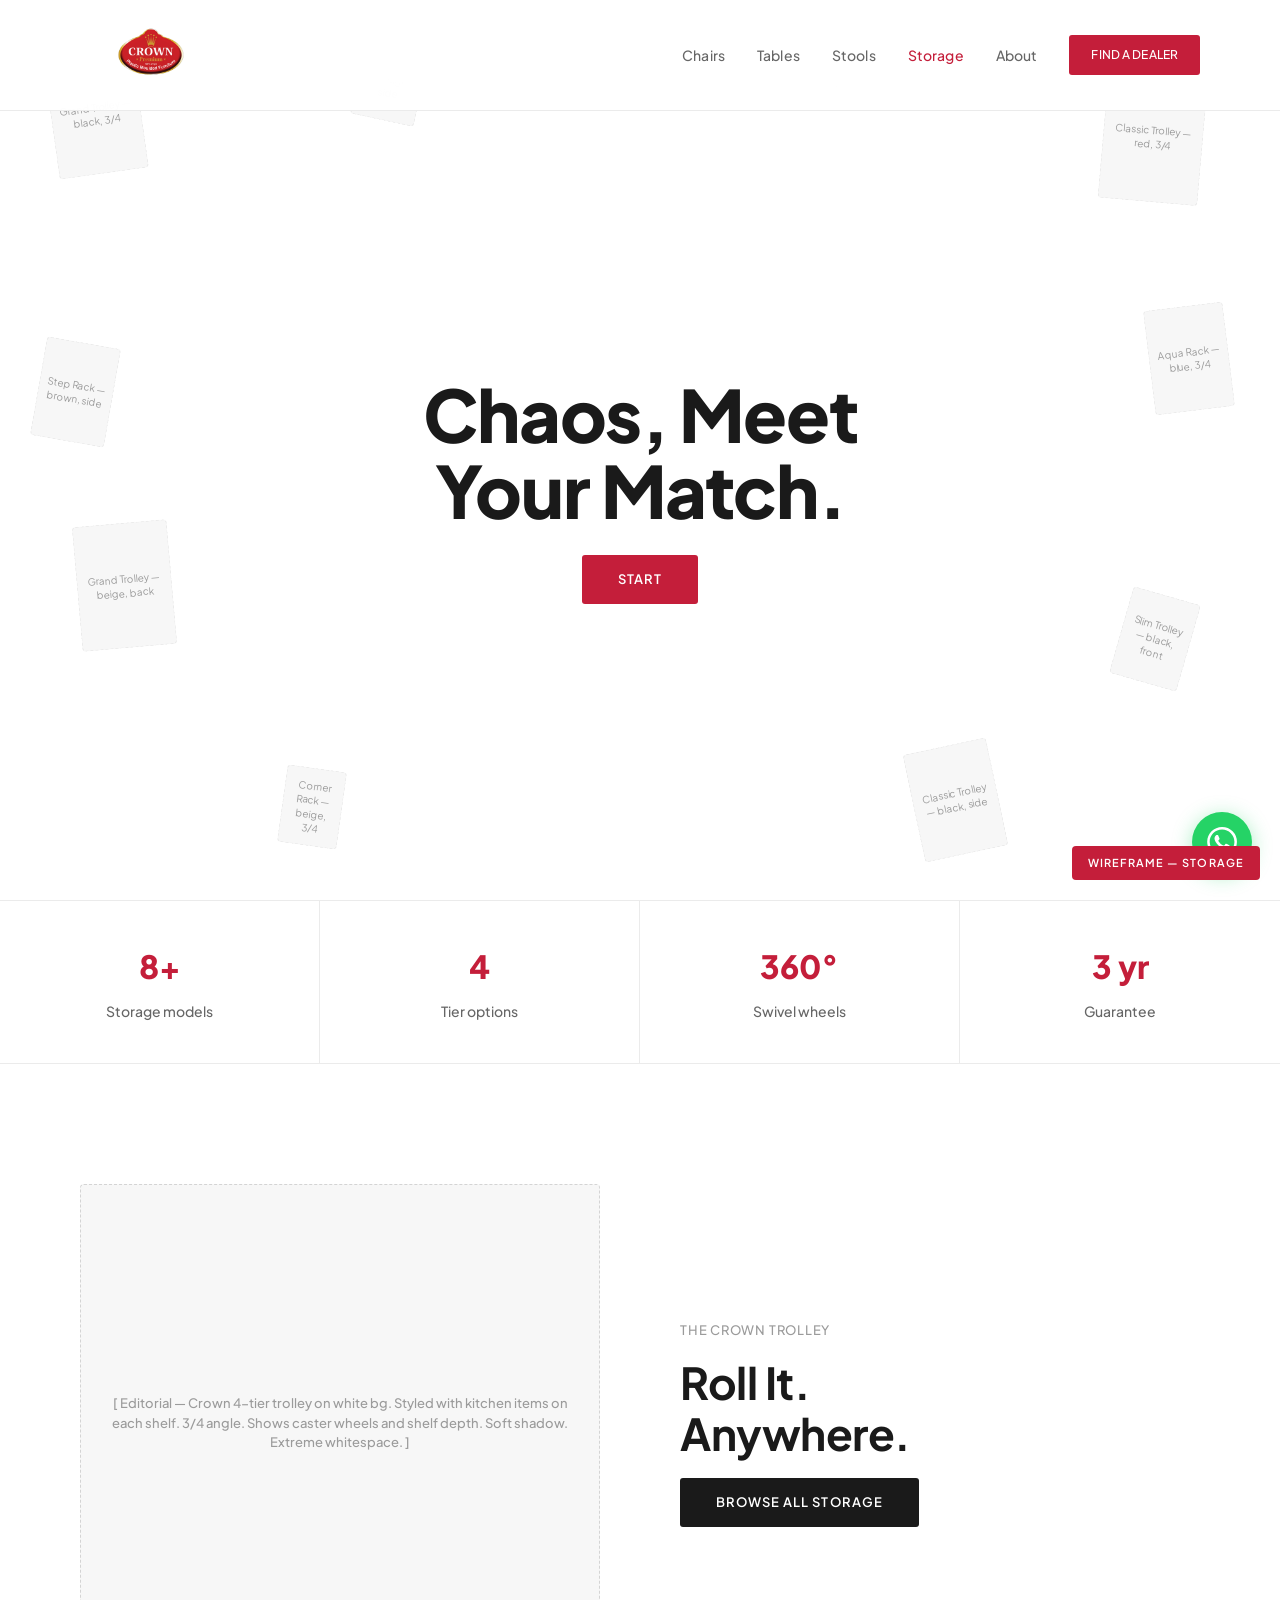
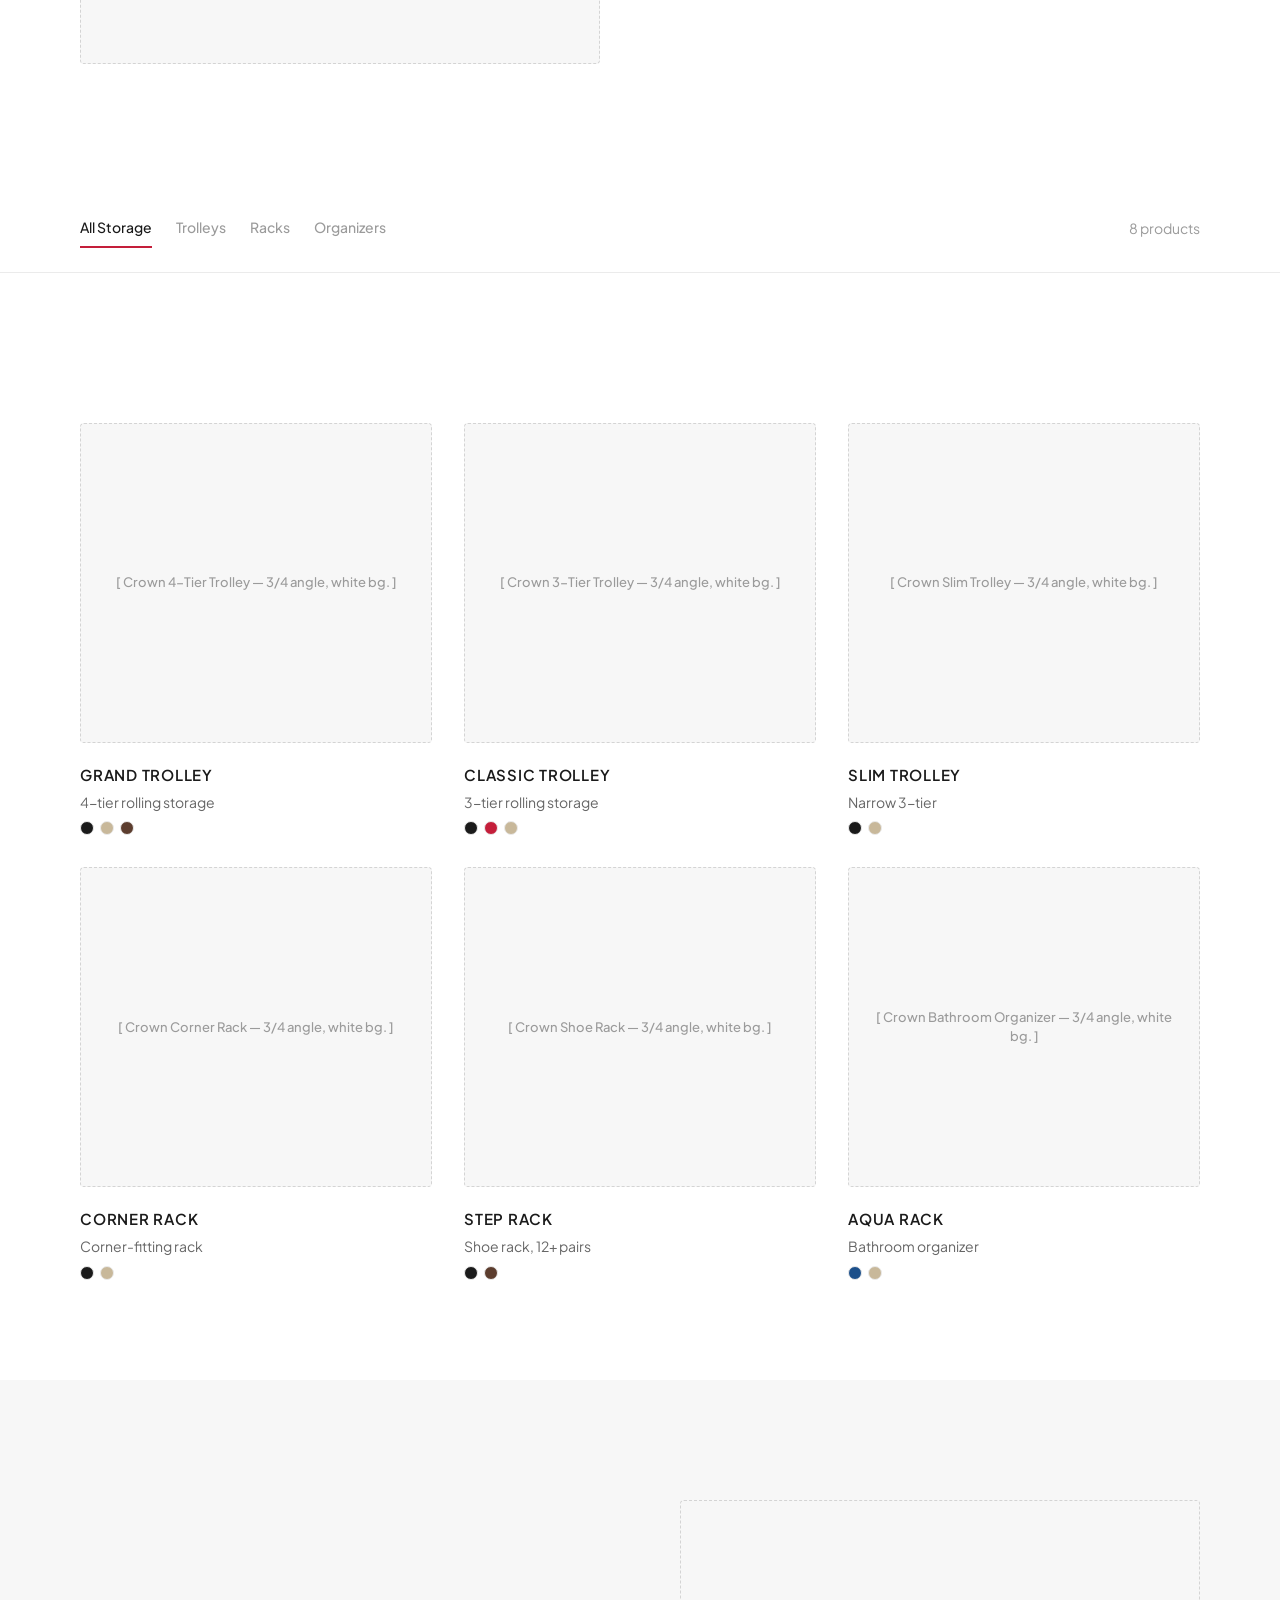
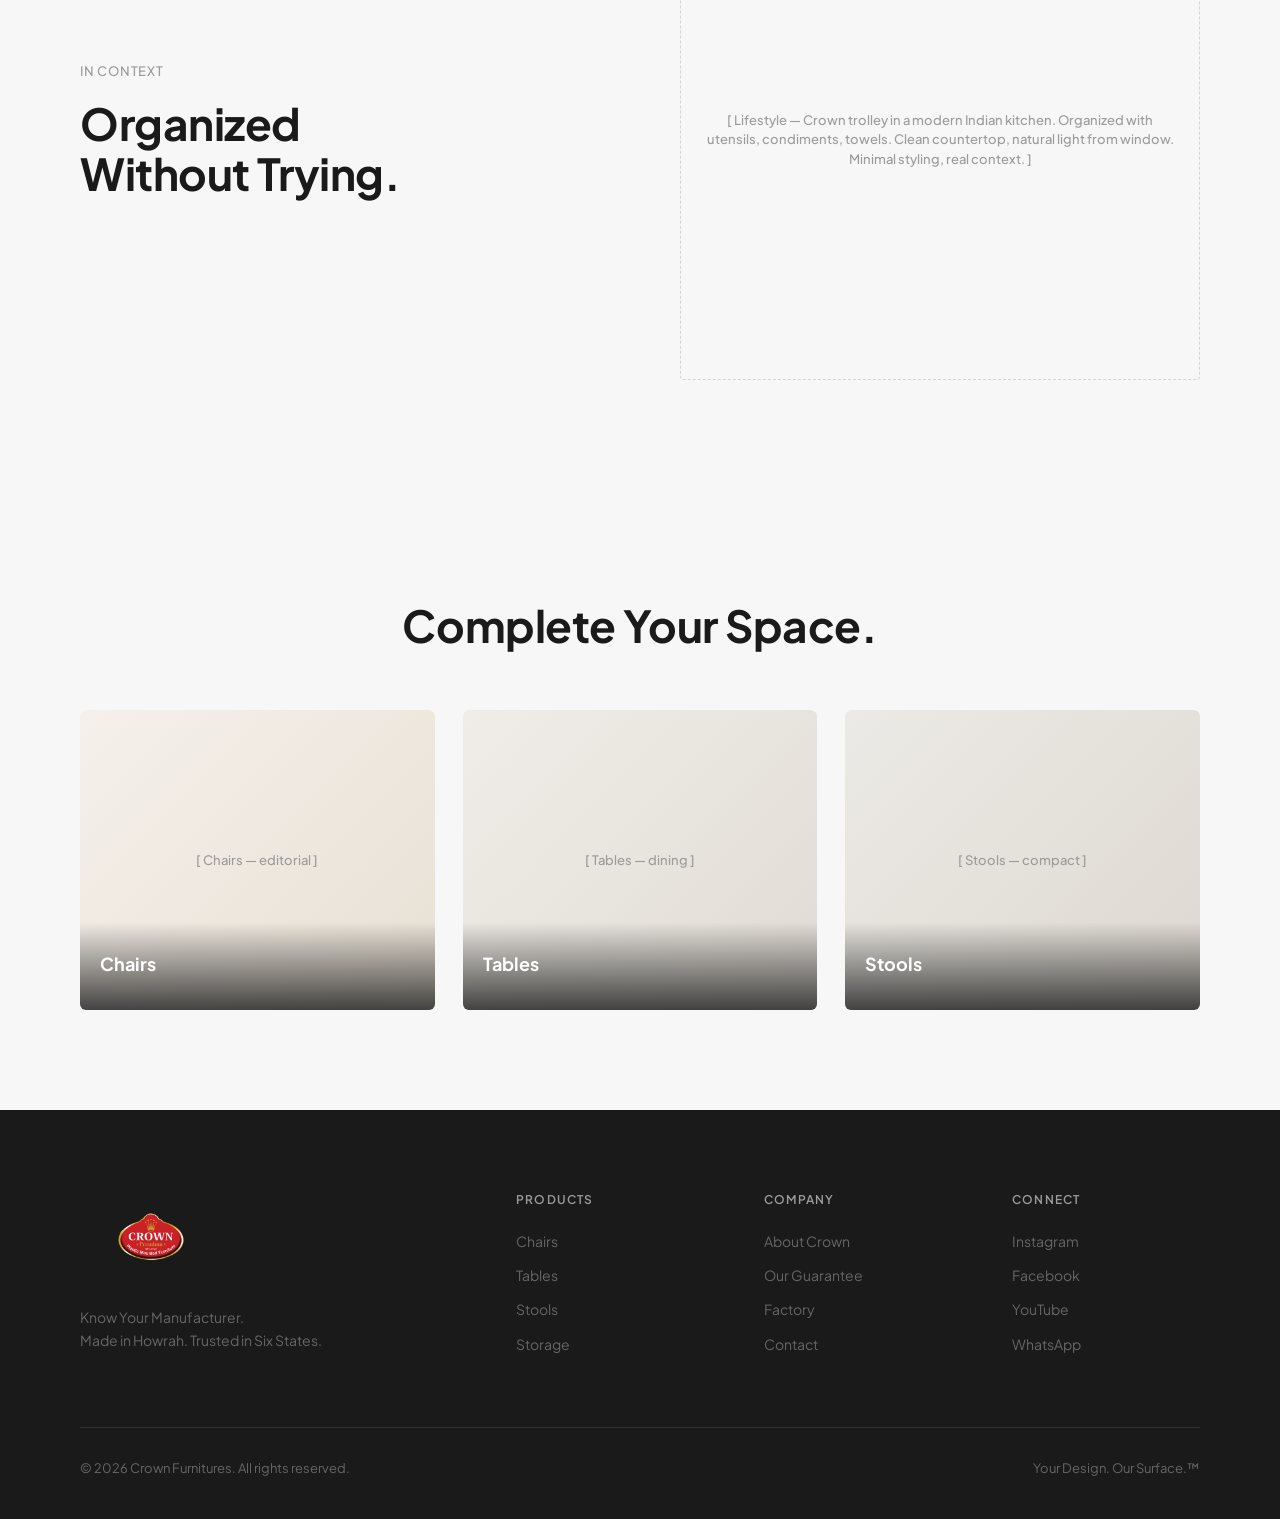
<file: storage.html>
<!DOCTYPE html>
<html lang="en">
<head>
  <meta charset="UTF-8">
  <meta name="viewport" content="width=device-width, initial-scale=1.0">
  <title>Crown — Storage | Sit Different</title>
  <link rel="stylesheet" href="styles.css">
  <link rel="stylesheet" href="category.css">
</head>
<body>

  <div class="wf-label">WIREFRAME — STORAGE</div>

  <!-- ═══ NAVIGATION ═══ -->
  <nav class="nav">
    <div class="nav-inner">
      <a href="homepage.html" class="nav-logo">
        <img src="crown-logo.png" alt="Crown Premium Furniture">
      </a>
      <div class="nav-links" id="navLinks">
        <a href="chairs.html">Chairs</a>
        <a href="tables.html">Tables</a>
        <a href="stools.html">Stools</a>
        <a href="storage.html" class="active">Storage</a>
        <a href="#">About</a>
        <a href="homepage.html#dealer" class="nav-cta">Find a Dealer</a>
      </div>
      <button class="nav-hamburger" id="navHamburger" aria-label="Toggle menu">
        <span></span>
      </button>
    </div>
  </nav>
  <div class="mobile-menu-overlay" id="mobileOverlay"></div>

  <!-- ═══ CATEGORY HERO — Vitra-style scattered storage ═══ -->
  <section class="category-hero">
    <div class="scattered-products">
      <div class="scattered-item" style="top:6%; left:4%; width:90px; height:120px; transform:rotate(-8deg);">Grand Trolley — black, 3/4</div>
      <div class="scattered-item" style="top:4%; left:28%; width:65px; height:85px; transform:rotate(12deg);">Slim Trolley — beige, side</div>
      <div class="scattered-item" style="top:8%; right:6%; width:100px; height:130px; transform:rotate(5deg);">Classic Trolley — red, 3/4</div>
      <div class="scattered-item" style="top:3%; right:33%; width:55px; height:72px; transform:rotate(-18deg);">Corner Rack — black, front</div>
      <div class="scattered-item" style="top:38%; left:3%; width:75px; height:100px; transform:rotate(10deg);">Step Rack — brown, side</div>
      <div class="scattered-item" style="top:34%; right:4%; width:80px; height:105px; transform:rotate(-7deg);">Aqua Rack — blue, 3/4</div>
      <div class="scattered-item" style="bottom:28%; left:6%; width:95px; height:125px; transform:rotate(-5deg);">Grand Trolley — beige, back</div>
      <div class="scattered-item" style="bottom:24%; right:7%; width:70px; height:90px; transform:rotate(16deg);">Slim Trolley — black, front</div>
      <div class="scattered-item" style="bottom:6%; left:22%; width:60px; height:78px; transform:rotate(8deg);">Corner Rack — beige, 3/4</div>
      <div class="scattered-item" style="bottom:5%; right:22%; width:85px; height:110px; transform:rotate(-12deg);">Classic Trolley — black, side</div>
    </div>
    <div class="category-hero-content">
      <h1 class="heading-hero">Chaos, Meet<br>Your Match.</h1>
      <a href="#products" class="btn btn-primary">Start</a>
    </div>
  </section>

  <!-- ═══ FEATURE STRIP ═══ -->
  <div class="feature-strip">
    <div class="feature-item">
      <div class="value">8+</div>
      <div class="label">Storage models</div>
    </div>
    <div class="feature-item">
      <div class="value">4</div>
      <div class="label">Tier options</div>
    </div>
    <div class="feature-item">
      <div class="value">360°</div>
      <div class="label">Swivel wheels</div>
    </div>
    <div class="feature-item">
      <div class="value">3 yr</div>
      <div class="label">Guarantee</div>
    </div>
  </div>

  <!-- ═══ STORAGE STORY ═══ -->
  <section class="story-section">
    <div class="container">
      <div class="story-grid">
        <div class="story-image">
          <div class="img-placeholder" style="height:480px;">
            [ Editorial — Crown 4-tier trolley on white bg. Styled with kitchen items on each shelf. 3/4 angle. Shows caster wheels and shelf depth. Soft shadow. Extreme whitespace. ]
          </div>
        </div>
        <div class="story-content">
          <p class="caption">The Crown Trolley</p>
          <h2 class="heading-section">Roll It.<br>Anywhere.</h2>
          <a href="#products" class="btn btn-secondary">Browse All Storage</a>
        </div>
      </div>
    </div>
  </section>

  <!-- ═══ FILTER BAR ═══ -->
  <div class="filter-bar" id="products">
    <div class="container">
      <div class="filter-inner">
        <div class="filter-tabs">
          <span class="filter-tab active">All Storage</span>
          <span class="filter-tab">Trolleys</span>
          <span class="filter-tab">Racks</span>
          <span class="filter-tab">Organizers</span>
        </div>
        <span class="filter-count">8 products</span>
      </div>
    </div>
  </div>

  <!-- ═══ PRODUCT GRID ═══ -->
  <section class="products-section">
    <div class="container">
      <div class="product-grid">
        <div class="product-card">
          <div class="img-placeholder">[ Crown 4-Tier Trolley — 3/4 angle, white bg. ]</div>
          <div class="product-name">Grand Trolley</div>
          <div class="product-desc">4-tier rolling storage</div>
          <div class="product-colors">
            <span class="color-dot" style="background:#1A1A1A;"></span>
            <span class="color-dot" style="background:#C8B89A;"></span>
            <span class="color-dot" style="background:#5C3D2E;"></span>
          </div>
        </div>
        <div class="product-card">
          <div class="img-placeholder">[ Crown 3-Tier Trolley — 3/4 angle, white bg. ]</div>
          <div class="product-name">Classic Trolley</div>
          <div class="product-desc">3-tier rolling storage</div>
          <div class="product-colors">
            <span class="color-dot" style="background:#1A1A1A;"></span>
            <span class="color-dot" style="background:#C41E3A;"></span>
            <span class="color-dot" style="background:#C8B89A;"></span>
          </div>
        </div>
        <div class="product-card">
          <div class="img-placeholder">[ Crown Slim Trolley — 3/4 angle, white bg. ]</div>
          <div class="product-name">Slim Trolley</div>
          <div class="product-desc">Narrow 3-tier</div>
          <div class="product-colors">
            <span class="color-dot" style="background:#1A1A1A;"></span>
            <span class="color-dot" style="background:#C8B89A;"></span>
          </div>
        </div>
        <div class="product-card">
          <div class="img-placeholder">[ Crown Corner Rack — 3/4 angle, white bg. ]</div>
          <div class="product-name">Corner Rack</div>
          <div class="product-desc">Corner-fitting rack</div>
          <div class="product-colors">
            <span class="color-dot" style="background:#1A1A1A;"></span>
            <span class="color-dot" style="background:#C8B89A;"></span>
          </div>
        </div>
        <div class="product-card">
          <div class="img-placeholder">[ Crown Shoe Rack — 3/4 angle, white bg. ]</div>
          <div class="product-name">Step Rack</div>
          <div class="product-desc">Shoe rack, 12+ pairs</div>
          <div class="product-colors">
            <span class="color-dot" style="background:#1A1A1A;"></span>
            <span class="color-dot" style="background:#5C3D2E;"></span>
          </div>
        </div>
        <div class="product-card">
          <div class="img-placeholder">[ Crown Bathroom Organizer — 3/4 angle, white bg. ]</div>
          <div class="product-name">Aqua Rack</div>
          <div class="product-desc">Bathroom organizer</div>
          <div class="product-colors">
            <span class="color-dot" style="background:#1B4F8A;"></span>
            <span class="color-dot" style="background:#C8B89A;"></span>
          </div>
        </div>
      </div>
    </div>
  </section>

  <!-- ═══ LIFESTYLE ═══ -->
  <section class="story-section" style="background:var(--gray-100);">
    <div class="container">
      <div class="story-grid reverse">
        <div class="story-image">
          <div class="img-placeholder" style="height:480px;">
            [ Lifestyle — Crown trolley in a modern Indian kitchen. Organized with utensils, condiments, towels. Clean countertop, natural light from window. Minimal styling, real context. ]
          </div>
        </div>
        <div class="story-content">
          <p class="caption">In Context</p>
          <h2 class="heading-section">Organized<br>Without Trying.</h2>
        </div>
      </div>
    </div>
  </section>

  <!-- ═══ CROSS-SELL ═══ -->
  <section class="cross-sell">
    <div class="container">
      <div class="section-header">
        <h2 class="heading-section">Complete Your Space.</h2>
      </div>
      <div class="cross-sell-grid">
        <a href="chairs.html" class="cross-sell-card">
          <div class="img-placeholder" style="background:linear-gradient(135deg, #f5f0eb, #e8e0d4);">[ Chairs — editorial ]</div>
          <div class="overlay"><h4>Chairs</h4></div>
        </a>
        <a href="tables.html" class="cross-sell-card">
          <div class="img-placeholder" style="background:linear-gradient(135deg, #f0ede8, #e0dbd4);">[ Tables — dining ]</div>
          <div class="overlay"><h4>Tables</h4></div>
        </a>
        <a href="stools.html" class="cross-sell-card">
          <div class="img-placeholder" style="background:linear-gradient(135deg, #eceae6, #ddd8d0);">[ Stools — compact ]</div>
          <div class="overlay"><h4>Stools</h4></div>
        </a>
      </div>
    </div>
  </section>


  <!-- ═══ FOOTER ═══ -->
  <footer class="footer">
    <div class="container">
      <div class="footer-top">
        <div class="footer-logo">
          <img src="crown-logo.png" alt="Crown Premium Furniture">
          <p class="tagline">Know Your Manufacturer.<br>Made in Howrah. Trusted in Six States.</p>
        </div>
        <div class="footer-col"><h4>Products</h4><a href="chairs.html">Chairs</a><a href="tables.html">Tables</a><a href="stools.html">Stools</a><a href="storage.html">Storage</a></div>
        <div class="footer-col"><h4>Company</h4><a href="#">About Crown</a><a href="#">Our Guarantee</a><a href="#">Factory</a><a href="#">Contact</a></div>
        <div class="footer-col"><h4>Connect</h4><a href="#">Instagram</a><a href="#">Facebook</a><a href="#">YouTube</a><a href="#">WhatsApp</a></div>
      </div>
      <div class="footer-bottom"><p>© 2026 Crown Furnitures. All rights reserved.</p><p>Your Design. Our Surface.™</p></div>
    </div>
  </footer>


  <!-- ═══ WHATSAPP FAB ═══ -->
  <a href="https://wa.me/918910674600" target="_blank" class="whatsapp-fab" title="Chat with Crown on WhatsApp">
    <svg viewBox="0 0 24 24" xmlns="http://www.w3.org/2000/svg"><path d="M17.472 14.382c-.297-.149-1.758-.867-2.03-.967-.273-.099-.471-.148-.67.15-.197.297-.767.966-.94 1.164-.173.199-.347.223-.644.075-.297-.15-1.255-.463-2.39-1.475-.883-.788-1.48-1.761-1.653-2.059-.173-.297-.018-.458.13-.606.134-.133.298-.347.446-.52.149-.174.198-.298.298-.497.099-.198.05-.371-.025-.52-.075-.149-.669-1.612-.916-2.207-.242-.579-.487-.5-.669-.51-.173-.008-.371-.01-.57-.01-.198 0-.52.074-.792.372-.272.297-1.04 1.016-1.04 2.479 0 1.462 1.065 2.875 1.213 3.074.149.198 2.096 3.2 5.077 4.487.709.306 1.262.489 1.694.625.712.227 1.36.195 1.871.118.571-.085 1.758-.719 2.006-1.413.248-.694.248-1.289.173-1.413-.074-.124-.272-.198-.57-.347m-5.421 7.403h-.004a9.87 9.87 0 01-5.031-1.378l-.361-.214-3.741.982.998-3.648-.235-.374a9.86 9.86 0 01-1.51-5.26c.001-5.45 4.436-9.884 9.888-9.884 2.64 0 5.122 1.03 6.988 2.898a9.825 9.825 0 012.893 6.994c-.003 5.45-4.437 9.884-9.885 9.884m8.413-18.297A11.815 11.815 0 0012.05 0C5.495 0 .16 5.335.157 11.892c0 2.096.547 4.142 1.588 5.945L.057 24l6.305-1.654a11.882 11.882 0 005.683 1.448h.005c6.554 0 11.89-5.335 11.893-11.893a11.821 11.821 0 00-3.48-8.413z"/></svg>
  </a>

  <!-- ═══ MOBILE MENU JS ═══ -->
  <script>
    const hamburger = document.getElementById('navHamburger');
    const navLinks = document.getElementById('navLinks');
    const overlay = document.getElementById('mobileOverlay');
    function toggleMenu() {
      hamburger.classList.toggle('active');
      navLinks.classList.toggle('active');
      overlay.classList.toggle('active');
      document.body.style.overflow = navLinks.classList.contains('active') ? 'hidden' : '';
    }
    hamburger.addEventListener('click', toggleMenu);
    overlay.addEventListener('click', toggleMenu);
    navLinks.querySelectorAll('a').forEach(link => {
      link.addEventListener('click', () => { if (navLinks.classList.contains('active')) toggleMenu(); });
    });
    window.addEventListener('resize', () => {
      if (window.innerWidth > 768 && navLinks.classList.contains('active')) toggleMenu();
    });
  </script>
</body>
</html>
</file>
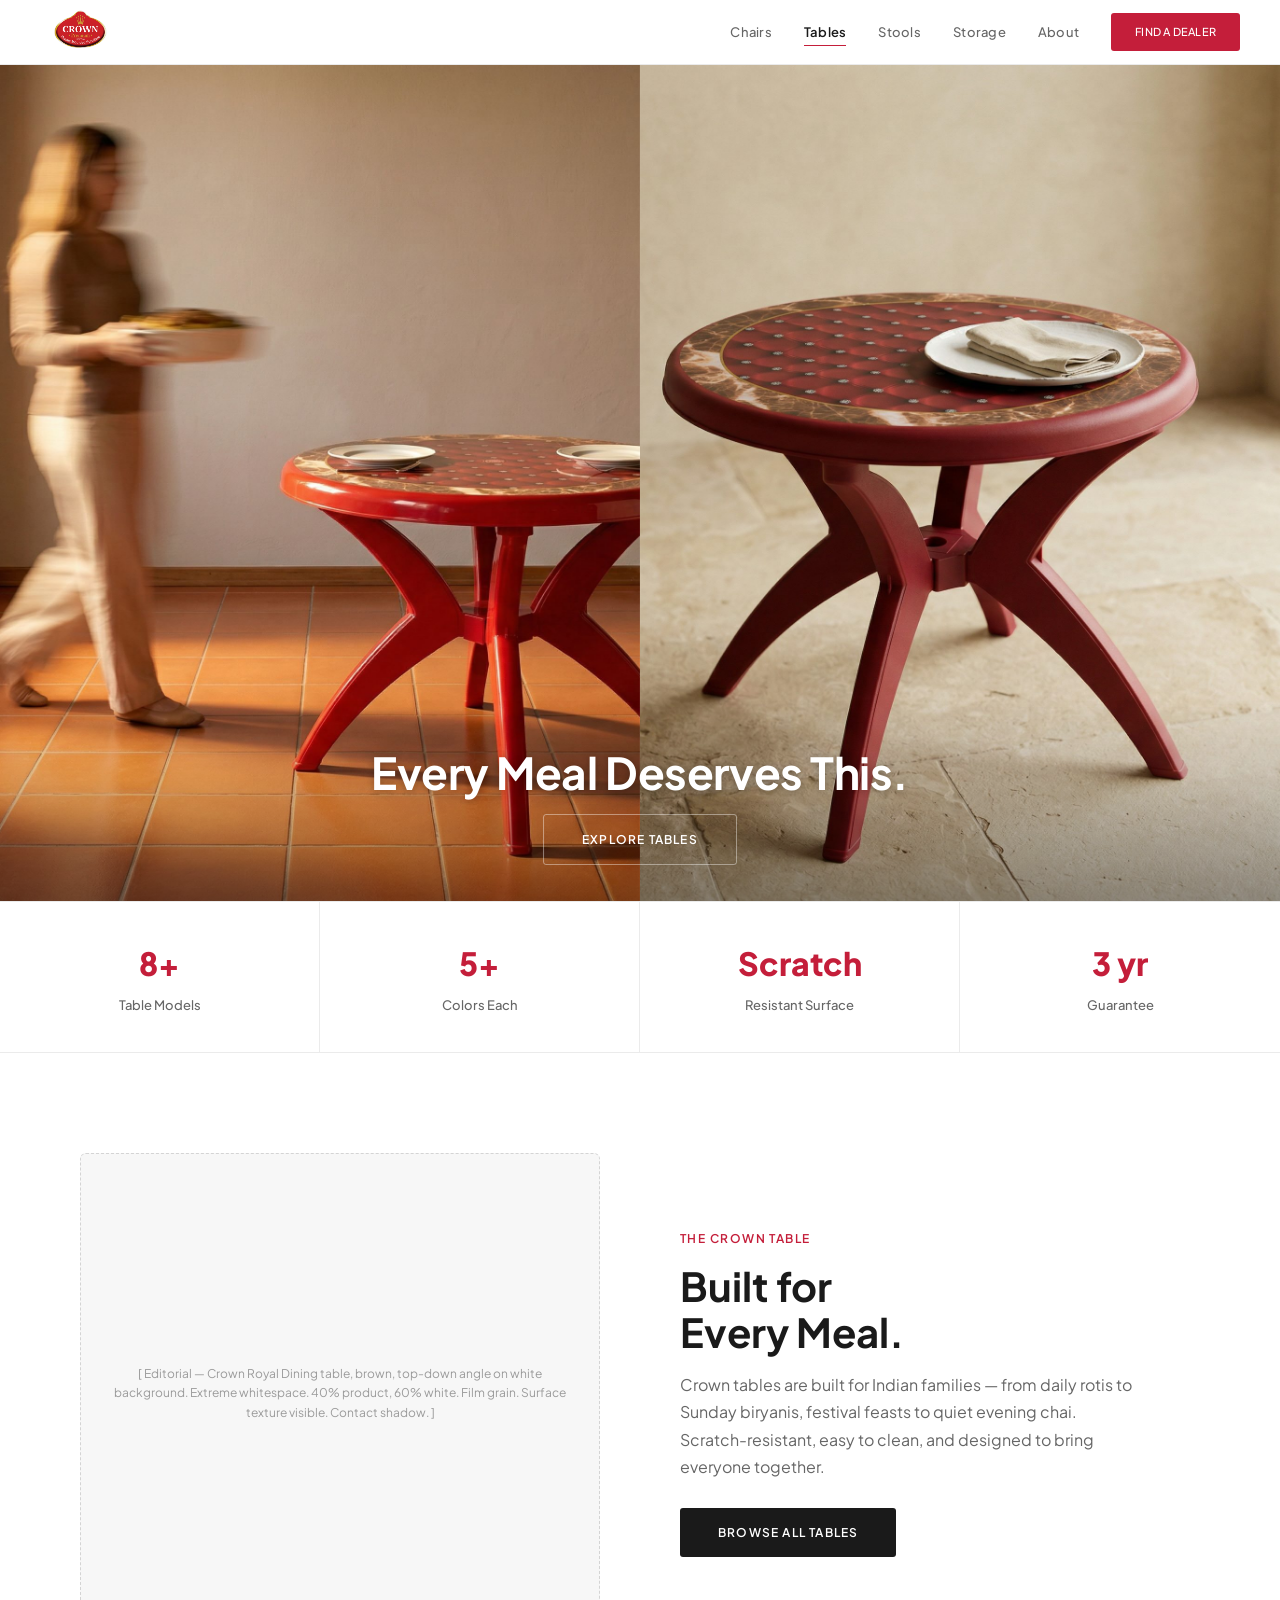
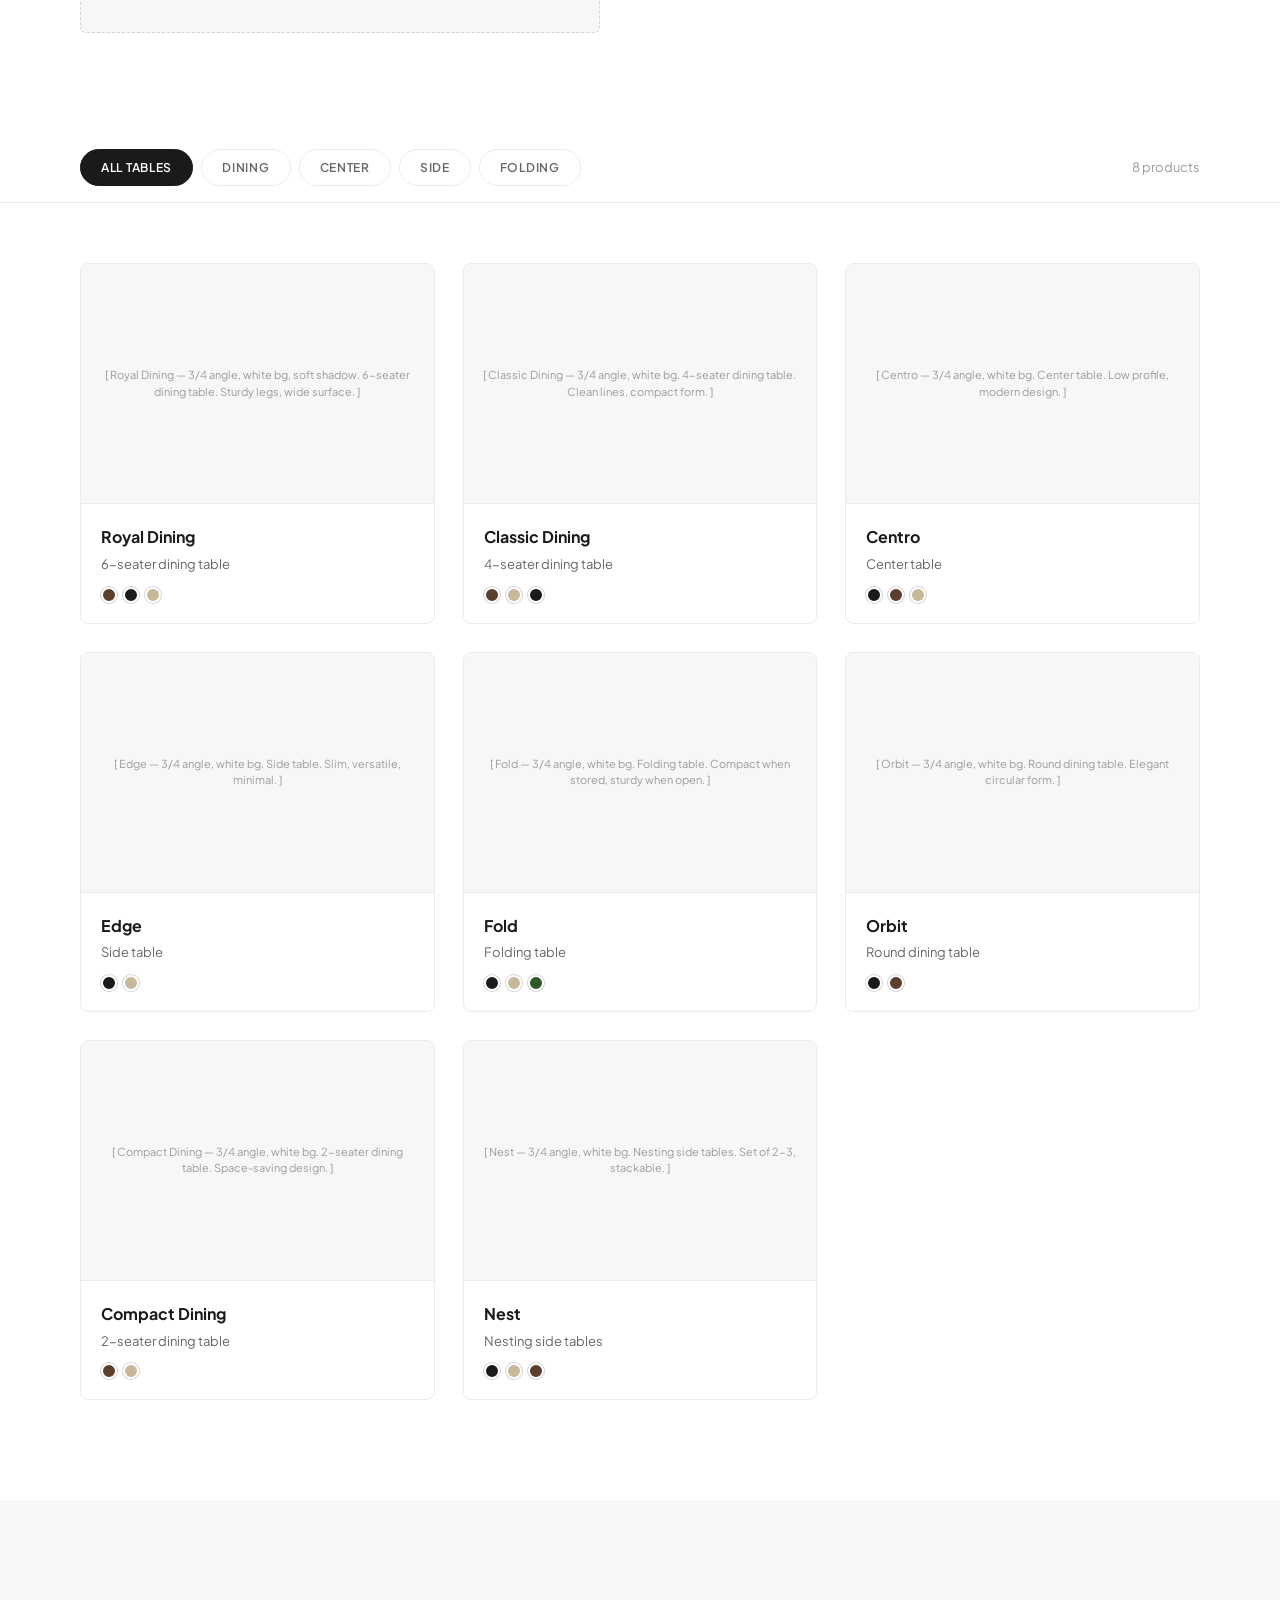
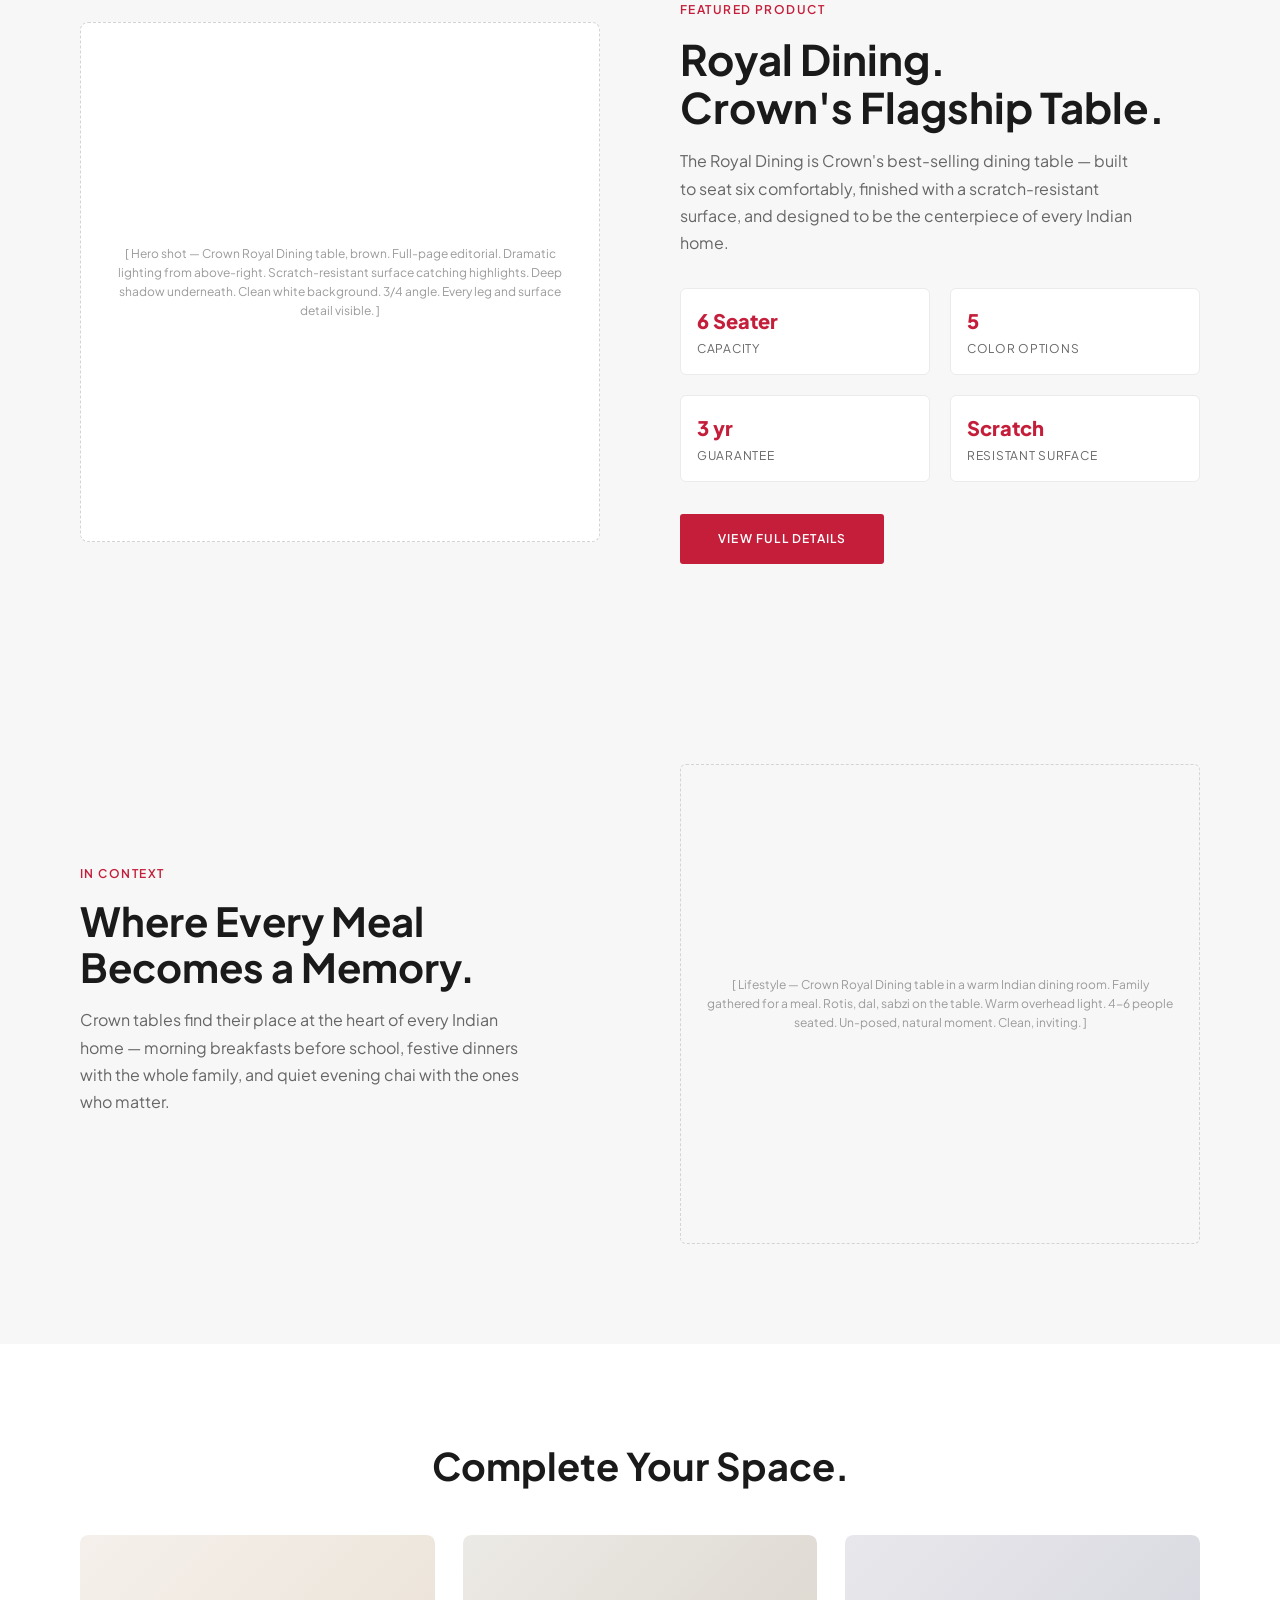
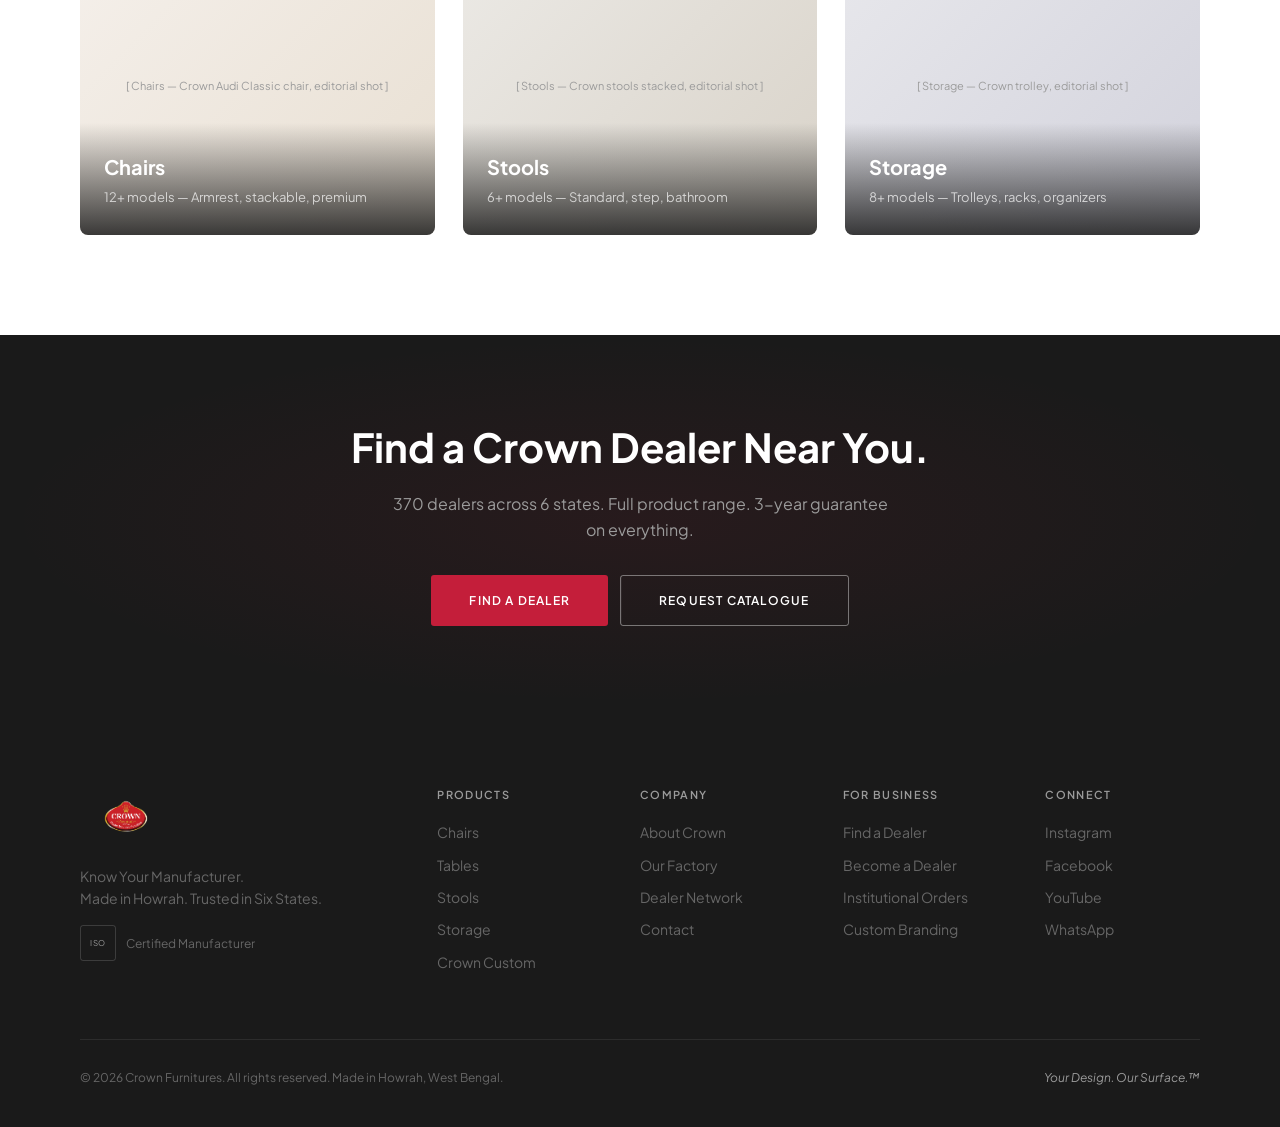
<file: tables-prototype.html>
<!DOCTYPE html>
<html lang="en">
<head>
<meta charset="UTF-8">
<meta name="viewport" content="width=device-width, initial-scale=1.0">
<title>Crown — Tables | Every Meal Deserves This.</title>
<link href="https://fonts.googleapis.com/css2?family=Plus+Jakarta+Sans:wght@300;400;500;600;700;800&display=swap" rel="stylesheet">
<style>
/* ═══════════════════════════════════════════════════════════
   CROWN CATEGORY PROTOTYPE — TABLES
   ═══════════════════════════════════════════════════════════ */

*, *::before, *::after { margin:0; padding:0; box-sizing:border-box; }

:root {
  --red: #C41E3A;
  --red-dark: #A01830;
  --red-glow: rgba(196,30,58,0.15);
  --gold: #D4A843;
  --gold-light: rgba(212,168,67,0.15);
  --black: #1A1A1A;
  --white: #FFFFFF;
  --g100: #F7F7F7;
  --g200: #EBEBEB;
  --g300: #D4D4D4;
  --g400: #9B9B9B;
  --g500: #666;
  --body: #333;
  --font: 'Plus Jakarta Sans', -apple-system, sans-serif;
  --max-w: 1200px;
  --ease: cubic-bezier(0.25, 0.1, 0.25, 1);
  --nav-h: 80px;
  --hero-from: #f0ede8;
  --hero-to: #ddd5ca;
}

html { scroll-behavior: smooth; }

::-webkit-scrollbar { width: 6px; }
::-webkit-scrollbar-track { background: var(--g100); }
::-webkit-scrollbar-thumb { background: var(--g300); border-radius: 3px; }
::-webkit-scrollbar-thumb:hover { background: var(--red); }

body {
  font-family: var(--font);
  color: var(--black);
  background: var(--white);
  line-height: 1.6;
  -webkit-font-smoothing: antialiased;
  overflow-x: hidden;
}

a { text-decoration: none; color: inherit; }
img { max-width: 100%; display: block; }

.container { max-width: var(--max-w); margin: 0 auto; padding: 0 40px; }

/* ─── LOADING SCREEN ──────────────────────────────────────── */
.loader {
  position: fixed; inset: 0; z-index: 10000;
  background: var(--black);
  display: flex; align-items: center; justify-content: center;
  flex-direction: column; gap: 24px;
  transition: opacity 0.6s ease, visibility 0.6s ease;
}
.loader.hidden { opacity: 0; visibility: hidden; pointer-events: none; }
.loader-logo img {
  height: 200px;
}
.loader-sub {
  font-size: 11px; font-weight: 500; letter-spacing: 4px;
  text-transform: uppercase; color: var(--red);
}
.loader-bar {
  width: 120px; height: 2px; background: rgba(255,255,255,0.1);
  border-radius: 1px; overflow: hidden; margin-top: 8px;
}
.loader-bar-fill {
  height: 100%; width: 0; background: var(--red);
  border-radius: 1px;
  animation: loaderFill 1.8s var(--ease) forwards;
}
@keyframes loaderPulse { 0%,100%{ opacity:1; } 50%{ opacity:0.5; } }
@keyframes loaderFill { 0%{ width:0; } 100%{ width:100%; } }

/* ─── SCROLL ANIMATIONS ───────────────────────────────────── */
.reveal {
  opacity: 0; transform: translateY(30px);
  transition: opacity 0.7s var(--ease), transform 0.7s var(--ease);
}
.reveal.visible { opacity: 1; transform: translateY(0); }
.reveal-left {
  opacity: 0; transform: translateX(-40px);
  transition: opacity 0.7s var(--ease), transform 0.7s var(--ease);
}
.reveal-left.visible { opacity: 1; transform: translateX(0); }
.reveal-right {
  opacity: 0; transform: translateX(40px);
  transition: opacity 0.7s var(--ease), transform 0.7s var(--ease);
}
.reveal-right.visible { opacity: 1; transform: translateX(0); }
.reveal-scale {
  opacity: 0; transform: scale(0.95);
  transition: opacity 0.7s var(--ease), transform 0.7s var(--ease);
}
.reveal-scale.visible { opacity: 1; transform: scale(1); }

[data-delay="1"] { transition-delay: 0.1s; }
[data-delay="2"] { transition-delay: 0.2s; }
[data-delay="3"] { transition-delay: 0.3s; }
[data-delay="4"] { transition-delay: 0.4s; }
[data-delay="5"] { transition-delay: 0.5s; }

/* ─── PROGRESS BAR ────────────────────────────────────────── */
.progress-bar {
  position: fixed; top: 0; left: 0; height: 3px;
  background: var(--red); z-index: 1001;
  width: 0; transition: width 0.1s linear;
}

/* ─── NAVIGATION ──────────────────────────────────────────── */
.nav {
  position: sticky; top: 0; left: 0; right: 0; z-index: 1000;
  background: var(--white);
  border-bottom: 1px solid var(--g200);
  transition: box-shadow 0.4s var(--ease);
}
.nav.scrolled {
  box-shadow: 0 1px 20px rgba(0,0,0,0.06);
}
.nav-inner {
  max-width: 100%; margin: 0; padding: 0 40px 0 24px;
  display: flex; align-items: center; justify-content: space-between;
  height: 64px;
}

.nav-logo { display: flex; align-items: center; }
.nav-logo img { height: 80px; }

.nav-links { display: flex; gap: 32px; align-items: center; }
.nav-links a {
  font-size: 13px; font-weight: 500; color: var(--g500);
  transition: color 0.3s ease; letter-spacing: 0.02em;
  position: relative;
}
.nav-links a::after {
  content: ''; position: absolute; bottom: -4px; left: 0;
  width: 0; height: 1.5px; background: var(--red);
  transition: width 0.3s var(--ease);
}
.nav-links a:hover { color: var(--black); }
.nav-links a:hover::after { width: 100%; }
.nav-links a.active { color: var(--black); font-weight: 600; }
.nav-links a.active::after { width: 100%; }

.nav-cta {
  padding: 10px 24px !important;
  background: var(--red); color: var(--white) !important;
  font-size: 11px !important; font-weight: 600;
  letter-spacing: 0.08em; text-transform: uppercase;
  border-radius: 3px; transition: all 0.3s ease;
}
.nav-cta::after { display: none !important; }
.nav-cta:hover {
  background: var(--red-dark) !important; color: var(--white) !important;
  transform: translateY(-1px); box-shadow: 0 4px 16px rgba(196,30,58,0.3);
}

.nav-hamburger {
  display: none; width: 44px; height: 44px;
  align-items: center; justify-content: center;
  background: none; border: none; cursor: pointer; z-index: 1002;
}
.nav-hamburger span {
  display: block; width: 22px; height: 2px;
  background: var(--black); position: relative;
  transition: all 0.3s ease;
}
.nav-hamburger span::before, .nav-hamburger span::after {
  content: ''; position: absolute; width: 22px; height: 2px;
  background: var(--black); left: 0; transition: all 0.3s ease;
}
.nav-hamburger span::before { top: -7px; }
.nav-hamburger span::after { top: 7px; }
.nav-hamburger.active span { background: transparent; }
.nav-hamburger.active span::before { top: 0; transform: rotate(45deg); }
.nav-hamburger.active span::after { top: 0; transform: rotate(-45deg); }

.mobile-overlay {
  display: none; position: fixed; inset: 0;
  background: rgba(0,0,0,0.4); z-index: 998;
  opacity: 0; transition: opacity 0.3s ease;
}
.mobile-overlay.active { opacity: 1; }

/* ─── BUTTONS ─────────────────────────────────────────────── */
.btn {
  display: inline-flex; align-items: center; justify-content: center;
  padding: 15px 38px; font-family: var(--font);
  font-size: 12px; font-weight: 600; letter-spacing: 0.1em;
  text-transform: uppercase; border: none; border-radius: 3px;
  cursor: pointer; transition: all 0.3s var(--ease);
  position: relative; overflow: hidden;
}
.btn::before {
  content: ''; position: absolute; inset: 0;
  background: rgba(255,255,255,0.1); transform: translateX(-100%);
  transition: transform 0.4s var(--ease);
}
.btn:hover::before { transform: translateX(0); }

.btn-primary { background: var(--red); color: var(--white); }
.btn-primary:hover { background: var(--red-dark); transform: translateY(-2px); box-shadow: 0 6px 24px rgba(196,30,58,0.35); }

.btn-secondary { background: var(--black); color: var(--white); }
.btn-secondary:hover { background: #000; transform: translateY(-2px); box-shadow: 0 6px 24px rgba(0,0,0,0.25); }

.btn-outline { background: transparent; color: var(--black); border: 1.5px solid var(--black); }
.btn-outline:hover { background: var(--black); color: var(--white); }

.btn-white-outline { background: transparent; color: var(--white); border: 1.5px solid rgba(255,255,255,0.4); }
.btn-white-outline:hover { background: var(--white); color: var(--black); border-color: var(--white); }

/* ─── CATEGORY HERO ───────────────────────────────────────── */
.category-hero {
  min-height: calc(100vh - 64px);
  display: grid; grid-template-columns: 1fr 1fr; gap: 0;
  position: relative; overflow: hidden;
}

.hero-panel {
  position: relative; overflow: hidden;
  background: var(--g100);
}
.hero-panel img {
  width: 100%; height: 100%;
  object-fit: cover;
  display: block;
  opacity: 0;
  animation: heroFadeIn 1s var(--ease) forwards;
}
.hero-panel:nth-child(2) img {
  animation-delay: 0.2s;
}
.hero-panel-placeholder {
  width: 100%; height: 100%;
  display: flex; align-items: center; justify-content: center;
  font-size: 13px; color: var(--g400); letter-spacing: 0.02em;
}

@keyframes heroFadeIn {
  from { opacity: 0; }
  to { opacity: 1; }
}

.category-hero-content {
  position: absolute; bottom: 0; left: 0; right: 0;
  z-index: 2; text-align: center;
  padding: 48px 24px 36px;
  background: linear-gradient(to top, rgba(0,0,0,0.35) 0%, rgba(0,0,0,0.1) 60%, transparent 100%);
}

.heading-hero {
  font-size: clamp(28px, 3.5vw, 44px);
  font-weight: 700; line-height: 1.15;
  letter-spacing: -0.01em; color: var(--white);
  margin-bottom: 16px;
  text-shadow: 0 1px 8px rgba(0,0,0,0.3);
}

/* ─── FEATURE STRIP ───────────────────────────────────────── */
.feature-strip {
  display: grid; grid-template-columns: repeat(4, 1fr);
  border-top: 1px solid var(--g200); border-bottom: 1px solid var(--g200);
}
.feature-item {
  padding: 36px 24px; text-align: center;
  border-right: 1px solid var(--g200);
  transition: background 0.3s ease;
}
.feature-item:last-child { border-right: none; }
.feature-item:hover { background: var(--g100); }
.feature-value {
  font-size: 32px; font-weight: 800; color: var(--red);
  margin-bottom: 6px; font-variant-numeric: tabular-nums;
}
.feature-label { font-size: 13px; font-weight: 500; color: var(--g500); }

/* ─── EDITORIAL STORY ─────────────────────────────────────── */
.story-section { padding: 100px 0; }
.story-section.alt-bg { background: var(--g100); }

.story-grid {
  display: grid; grid-template-columns: 1fr 1fr;
  gap: 80px; align-items: center;
}
.story-grid.reverse { direction: rtl; }
.story-grid.reverse > * { direction: ltr; }

.story-image .img-placeholder {
  height: 480px; border-radius: 6px;
  background: var(--g100); border: 1.5px dashed var(--g300);
  display: flex; align-items: center; justify-content: center;
  font-size: 12px; color: var(--g400); text-align: center;
  padding: 24px; line-height: 1.6;
}

.story-content .caption {
  font-size: 12px; font-weight: 600; letter-spacing: 0.12em;
  text-transform: uppercase; color: var(--red); margin-bottom: 14px;
}
.story-content h2 {
  font-size: clamp(28px, 3.5vw, 40px); font-weight: 700;
  line-height: 1.15; margin-bottom: 16px;
}
.story-content p {
  font-size: 16px; color: var(--g500); line-height: 1.7;
  margin-bottom: 28px; max-width: 460px;
}

/* ─── STICKY FILTER BAR ───────────────────────────────────── */
.filter-bar {
  position: sticky; top: 64px; z-index: 100;
  background: rgba(255,255,255,0.92);
  backdrop-filter: blur(20px);
  border-bottom: 1px solid var(--g200);
  padding: 0;
}
.filter-inner {
  display: flex; align-items: center; justify-content: space-between;
  padding: 16px 0;
}
.filter-tabs {
  display: flex; gap: 8px;
  overflow-x: auto;
  -webkit-overflow-scrolling: touch;
  scrollbar-width: none;
}
.filter-tabs::-webkit-scrollbar { display: none; }

.filter-tab {
  padding: 8px 20px;
  font-size: 12px; font-weight: 600;
  letter-spacing: 0.06em; text-transform: uppercase;
  color: var(--g500); background: transparent;
  border: 1.5px solid var(--g200); border-radius: 100px;
  cursor: pointer; transition: all 0.3s var(--ease);
  white-space: nowrap; user-select: none;
}
.filter-tab:hover { border-color: var(--g400); color: var(--black); }
.filter-tab.active {
  background: var(--black); color: var(--white);
  border-color: var(--black);
}
.filter-count {
  font-size: 13px; color: var(--g400); white-space: nowrap;
  margin-left: 20px;
}

/* ─── PRODUCT GRID ────────────────────────────────────────── */
.products-section { padding: 60px 0 100px; }

.product-grid {
  display: grid; grid-template-columns: repeat(3, 1fr);
  gap: 28px;
}

.product-card {
  background: var(--white); border-radius: 8px;
  overflow: hidden; cursor: pointer;
  transition: transform 0.4s var(--ease), box-shadow 0.4s var(--ease), opacity 0.4s ease;
  border: 1px solid var(--g200);
}
.product-card:hover {
  transform: translateY(-8px) scale(1.02);
  box-shadow: 0 20px 60px rgba(0,0,0,0.1);
}
.product-card.hidden {
  display: none;
}
.product-card.fade-in {
  animation: cardFadeIn 0.5s var(--ease) forwards;
}

@keyframes cardFadeIn {
  from { opacity: 0; transform: translateY(20px); }
  to { opacity: 1; transform: translateY(0); }
}

.product-card .img-placeholder {
  height: 240px;
  background: var(--g100); border-bottom: 1px solid var(--g200);
  display: flex; align-items: center; justify-content: center;
  font-size: 11px; color: var(--g400); text-align: center;
  padding: 16px; line-height: 1.5;
}
.product-card-info { padding: 20px; }
.product-name { font-size: 16px; font-weight: 700; margin-bottom: 4px; }
.product-desc { font-size: 13px; color: var(--g500); margin-bottom: 12px; }
.product-colors { display: flex; gap: 6px; }
.color-dot {
  width: 16px; height: 16px; border-radius: 50%;
  border: 2px solid var(--white);
  box-shadow: 0 0 0 1px var(--g300);
  transition: transform 0.2s ease;
}
.color-dot:hover { transform: scale(1.3); }

/* ─── FEATURED PRODUCT SPOTLIGHT ──────────────────────────── */
.spotlight { padding: 100px 0; background: var(--g100); }
.spotlight-grid {
  display: grid; grid-template-columns: 1fr 1fr;
  gap: 80px; align-items: center;
}
.spotlight-image .img-placeholder {
  height: 520px; border-radius: 8px;
  background: var(--white); border: 1.5px dashed var(--g300);
  display: flex; align-items: center; justify-content: center;
  font-size: 12px; color: var(--g400); text-align: center;
  padding: 24px; line-height: 1.6;
}
.spotlight-content .caption {
  font-size: 12px; font-weight: 600; letter-spacing: 0.12em;
  text-transform: uppercase; color: var(--red); margin-bottom: 14px;
}
.spotlight-content h2 {
  font-size: clamp(28px, 3.5vw, 42px); font-weight: 700;
  line-height: 1.15; margin-bottom: 16px;
}
.spotlight-content p {
  font-size: 16px; color: var(--g500); line-height: 1.7;
  margin-bottom: 32px; max-width: 460px;
}
.specs-grid {
  display: grid; grid-template-columns: 1fr 1fr;
  gap: 20px; margin-bottom: 32px;
}
.spec-item {
  padding: 16px; background: var(--white);
  border-radius: 6px; border: 1px solid var(--g200);
}
.spec-value { font-size: 20px; font-weight: 800; color: var(--red); margin-bottom: 2px; }
.spec-label { font-size: 12px; color: var(--g500); text-transform: uppercase; letter-spacing: 0.06em; }

/* ─── CROSS-SELL ──────────────────────────────────────────── */
.cross-sell { padding: 100px 0; }
.cross-sell .section-header {
  text-align: center; margin-bottom: 48px;
}
.cross-sell .section-header h2 {
  font-size: clamp(26px, 3.5vw, 38px); font-weight: 700; line-height: 1.15;
}

.cross-sell-grid {
  display: grid; grid-template-columns: repeat(3, 1fr); gap: 28px;
}
.cross-sell-card {
  position: relative; border-radius: 8px; overflow: hidden;
  cursor: pointer; transition: transform 0.4s var(--ease), box-shadow 0.4s var(--ease);
}
.cross-sell-card:hover { transform: translateY(-6px); box-shadow: 0 16px 48px rgba(0,0,0,0.1); }
.cross-sell-card .card-bg {
  height: 300px; display: flex; align-items: center; justify-content: center;
  font-size: 11px; color: var(--g400); text-align: center;
  padding: 16px; border-radius: 8px;
}
.cross-sell-card .card-overlay {
  position: absolute; bottom: 0; left: 0; right: 0;
  padding: 28px 24px;
  background: linear-gradient(transparent, rgba(26,26,26,0.85));
  color: var(--white);
}
.cross-sell-card .card-overlay h4 { font-size: 20px; font-weight: 700; margin-bottom: 4px; }
.cross-sell-card .card-overlay p { font-size: 13px; color: rgba(255,255,255,0.7); }

/* ─── CTA BANNER ──────────────────────────────────────────── */
.cta-banner {
  padding: 80px 0; background: var(--black); text-align: center;
  position: relative; overflow: hidden;
}
.cta-banner::before {
  content: ''; position: absolute; inset: 0;
  background: radial-gradient(ellipse at center, rgba(196,30,58,0.08) 0%, transparent 70%);
}
.cta-banner h2 {
  font-size: clamp(26px, 3.5vw, 40px); font-weight: 700;
  color: var(--white); margin-bottom: 12px; position: relative;
}
.cta-banner p {
  font-size: 16px; color: var(--g400); margin-bottom: 32px;
  max-width: 500px; margin-left: auto; margin-right: auto; position: relative;
}
.cta-banner .btn-group {
  display: flex; gap: 12px; justify-content: center; flex-wrap: wrap; position: relative;
}

/* ─── FOOTER ──────────────────────────────────────────────── */
.footer { background: var(--black); padding: 80px 0 40px; color: var(--white); }
.footer-top { display: grid; grid-template-columns: 2fr 1fr 1fr 1fr 1fr; gap: 48px; margin-bottom: 56px; }
.footer-brand img { height: 65px; margin-bottom: 14px; }
.footer-brand .tagline { font-size: 14px; color: var(--g500); line-height: 1.6; max-width: 260px; }
.footer-brand .iso { display: flex; align-items: center; gap: 10px; margin-top: 16px; }
.footer-brand .iso-badge {
  width: 36px; height: 36px; border: 1px solid rgba(255,255,255,0.15);
  border-radius: 3px; display: flex; align-items: center; justify-content: center;
  font-size: 8px; color: var(--g400); letter-spacing: 0.05em; text-transform: uppercase;
}
.footer-brand .iso span { font-size: 12px; color: var(--g500); }

.footer-col h4 {
  font-size: 11px; font-weight: 600; letter-spacing: 0.12em;
  text-transform: uppercase; color: var(--g400); margin-bottom: 18px;
}
.footer-col a { display: block; font-size: 14px; color: var(--g500); margin-bottom: 10px; transition: color 0.3s ease; }
.footer-col a:hover { color: var(--white); }

.footer-bottom {
  border-top: 1px solid rgba(255,255,255,0.08); padding-top: 28px;
  display: flex; justify-content: space-between; align-items: center;
}
.footer-bottom p { font-size: 12px; color: var(--g500); }
.footer-bottom .tagline-tm { color: var(--g400); font-style: italic; }

/* ─── WHATSAPP FAB ────────────────────────────────────────── */
.wafab {
  position: fixed; bottom: 28px; right: 28px; z-index: 999;
  width: 56px; height: 56px; border-radius: 50%;
  background: #25D366; display: flex; align-items: center; justify-content: center;
  box-shadow: 0 4px 20px rgba(37,211,102,0.4);
  cursor: pointer; transition: all 0.3s ease; border: none;
  opacity: 0; transform: scale(0.8) translateY(20px);
  transition: all 0.4s var(--ease);
}
.wafab.visible { opacity: 1; transform: scale(1) translateY(0); }
.wafab:hover { transform: scale(1.1) translateY(-2px); box-shadow: 0 6px 28px rgba(37,211,102,0.5); }
.wafab svg { width: 28px; height: 28px; fill: #fff; }

/* ═══════════════════════════════════════════════════════════
   RESPONSIVE
   ═══════════════════════════════════════════════════════════ */

@media (max-width: 1024px) {
  .product-grid { grid-template-columns: repeat(2, 1fr); }
  .story-grid { gap: 48px; }
  .spotlight-grid { gap: 48px; }
  .cross-sell-grid { gap: 20px; }
  .cross-sell-card .card-bg { height: 240px; }
  .footer-top { grid-template-columns: 1fr 1fr 1fr; gap: 32px; }
  .footer-brand { grid-column: 1 / -1; }
}

@media (max-width: 768px) {
  :root { --nav-h: 60px; }
  .container { padding: 0 20px; }
  .nav-inner { padding: 0 20px; }
  .nav-hamburger { display: flex; }
  .nav-links {
    position: fixed; top: 0; right: -100%; width: 280px;
    height: 100vh; background: var(--white);
    flex-direction: column; padding: 80px 28px 40px;
    gap: 0; z-index: 999; box-shadow: -4px 0 20px rgba(0,0,0,0.1);
    transition: right 0.35s var(--ease);
  }
  .nav-links.active { right: 0; }
  .nav-links a { font-size: 16px; padding: 14px 0; border-bottom: 1px solid var(--g200); }
  .nav-links a::after { display: none; }
  .nav-cta { margin-top: 12px; text-align: center; display: block; }
  .mobile-overlay { display: block; }

  .category-hero { min-height: 70vh; grid-template-columns: 1fr 1fr; }
  .category-hero-content { padding: 60px 20px 36px; }
  .heading-hero { font-size: clamp(24px, 5vw, 36px); }

  .feature-strip { grid-template-columns: repeat(2, 1fr); }
  .feature-item:nth-child(1), .feature-item:nth-child(2) { border-bottom: 1px solid var(--g200); }

  .story-section { padding: 64px 0; }
  .story-grid { grid-template-columns: 1fr; gap: 28px; }
  .story-grid.reverse { direction: ltr; }
  .story-image .img-placeholder { height: 280px; }

  .filter-bar { top: 60px; }
  .filter-inner { padding: 12px 0; }

  .product-grid { grid-template-columns: repeat(2, 1fr); gap: 14px; }
  .product-card .img-placeholder { height: 180px; }
  .product-card-info { padding: 14px; }
  .product-name { font-size: 14px; }

  .spotlight { padding: 64px 0; }
  .spotlight-grid { grid-template-columns: 1fr; gap: 32px; }
  .spotlight-image .img-placeholder { height: 320px; }

  .cross-sell { padding: 64px 0; }
  .cross-sell-grid { grid-template-columns: 1fr; gap: 16px; }
  .cross-sell-card .card-bg { height: 200px; }

  .cta-banner { padding: 56px 0; }

  .footer { padding: 48px 0 28px; }
  .footer-top { grid-template-columns: 1fr 1fr; gap: 24px; }
  .footer-brand img { height: 50px; }
  .footer-bottom { flex-direction: column; gap: 6px; text-align: center; }

  .wafab { width: 50px; height: 50px; bottom: 20px; right: 20px; }
  .wafab svg { width: 24px; height: 24px; }
}

@media (max-width: 480px) {
  .category-hero { min-height: auto; grid-template-columns: 1fr; }
  .hero-panel { min-height: 50vh; }
  .hero-panel:nth-child(2) { display: none; }
  .hero-panel img { height: auto; min-height: 50vh; }
  .category-hero-content { padding: 36px 20px 28px; }
  .heading-hero { font-size: clamp(22px, 6vw, 28px); }

  .product-grid { grid-template-columns: 1fr; gap: 0; }
  .product-card { border-radius: 0; border-left: none; border-right: none; border-bottom: 1px solid var(--g200); }
  .product-card .img-placeholder {
    height: auto; aspect-ratio: 4/3;
    align-items: flex-start; justify-content: flex-start;
    text-align: left; border-bottom: none;
  }
  .product-card-info { padding: 16px 0; }
  .specs-grid { grid-template-columns: 1fr; }
  .footer-top { grid-template-columns: 1fr; }
}
</style>
</head>
<body>

<!-- ═══ LOADING SCREEN ═══ -->
<div class="loader" id="loader">
  <div class="loader-logo"><img src="crown-logo.png" alt="Crown"></div>
  <div class="loader-bar"><div class="loader-bar-fill"></div></div>
</div>

<!-- ═══ PROGRESS BAR ═══ -->
<div class="progress-bar" id="progressBar"></div>

<!-- ═══ NAVIGATION ═══ -->
<nav class="nav" id="nav">
  <div class="nav-inner">
    <a href="prototype.html" class="nav-logo">
      <img src="crown-logo.png" alt="Crown Premium Furniture">
    </a>
    <div class="nav-links" id="navLinks">
      <a href="chairs-prototype.html">Chairs</a>
      <a href="tables-prototype.html" class="active">Tables</a>
      <a href="stools-prototype.html">Stools</a>
      <a href="storage-prototype.html">Storage</a>
      <a href="#">About</a>
      <a href="prototype.html#dealer" class="nav-cta">Find a Dealer</a>
    </div>
    <button class="nav-hamburger" id="hamburger" aria-label="Menu"><span></span></button>
  </div>
</nav>
<div class="mobile-overlay" id="mobileOverlay"></div>

<!-- ═══ CATEGORY HERO — Split banner ═══ -->
<section class="category-hero">
  <div class="hero-panel">
    <img src="images/products/tables-hero-left.jpg" alt="Prestige Royal Red — motion blur lifestyle">
  </div>
  <div class="hero-panel">
    <img src="images/products/tables-hero-right.jpg" alt="Prestige Royal Red — product shot">
  </div>
  <div class="category-hero-content">
    <h1 class="heading-hero">Every Meal Deserves This.</h1>
    <a href="#products" class="btn btn-white-outline">Explore Tables</a>
  </div>
</section>

<!-- ═══ FEATURE STRIP ═══ -->
<div class="feature-strip" id="featureStrip">
  <div class="feature-item">
    <div class="feature-value" data-target="8" data-suffix="+">0</div>
    <div class="feature-label">Table Models</div>
  </div>
  <div class="feature-item">
    <div class="feature-value" data-target="5" data-suffix="+">0</div>
    <div class="feature-label">Colors Each</div>
  </div>
  <div class="feature-item">
    <div class="feature-value" data-target="0" data-suffix="">Scratch</div>
    <div class="feature-label">Resistant Surface</div>
  </div>
  <div class="feature-item">
    <div class="feature-value" data-target="3" data-suffix=" yr">0</div>
    <div class="feature-label">Guarantee</div>
  </div>
</div>

<!-- ═══ EDITORIAL STORY ═══ -->
<section class="story-section">
  <div class="container">
    <div class="story-grid">
      <div class="story-image reveal-left">
        <div class="img-placeholder">
          [ Editorial — Crown Royal Dining table, brown, top-down angle on white background. Extreme whitespace. 40% product, 60% white. Film grain. Surface texture visible. Contact shadow. ]
        </div>
      </div>
      <div class="story-content reveal-right">
        <p class="caption">The Crown Table</p>
        <h2>Built for<br>Every Meal.</h2>
        <p>Crown tables are built for Indian families — from daily rotis to Sunday biryanis, festival feasts to quiet evening chai. Scratch-resistant, easy to clean, and designed to bring everyone together.</p>
        <a href="#products" class="btn btn-secondary">Browse All Tables</a>
      </div>
    </div>
  </div>
</section>

<!-- ═══ STICKY FILTER BAR ═══ -->
<div class="filter-bar" id="products">
  <div class="container">
    <div class="filter-inner">
      <div class="filter-tabs" id="filterTabs">
        <span class="filter-tab active" data-filter="all">All Tables</span>
        <span class="filter-tab" data-filter="dining">Dining</span>
        <span class="filter-tab" data-filter="center">Center</span>
        <span class="filter-tab" data-filter="side">Side</span>
        <span class="filter-tab" data-filter="folding">Folding</span>
      </div>
      <span class="filter-count" id="filterCount">8 products</span>
    </div>
  </div>
</div>

<!-- ═══ PRODUCT GRID ═══ -->
<section class="products-section">
  <div class="container">
    <div class="product-grid" id="productGrid">

      <div class="product-card" data-category="dining">
        <div class="img-placeholder">[ Royal Dining — 3/4 angle, white bg, soft shadow. 6-seater dining table. Sturdy legs, wide surface. ]</div>
        <div class="product-card-info">
          <div class="product-name">Royal Dining</div>
          <div class="product-desc">6-seater dining table</div>
          <div class="product-colors">
            <span class="color-dot" style="background:#5C3D2E;"></span>
            <span class="color-dot" style="background:#1A1A1A;"></span>
            <span class="color-dot" style="background:#C8B89A;"></span>
          </div>
        </div>
      </div>

      <div class="product-card" data-category="dining">
        <div class="img-placeholder">[ Classic Dining — 3/4 angle, white bg. 4-seater dining table. Clean lines, compact form. ]</div>
        <div class="product-card-info">
          <div class="product-name">Classic Dining</div>
          <div class="product-desc">4-seater dining table</div>
          <div class="product-colors">
            <span class="color-dot" style="background:#5C3D2E;"></span>
            <span class="color-dot" style="background:#C8B89A;"></span>
            <span class="color-dot" style="background:#1A1A1A;"></span>
          </div>
        </div>
      </div>

      <div class="product-card" data-category="center">
        <div class="img-placeholder">[ Centro — 3/4 angle, white bg. Center table. Low profile, modern design. ]</div>
        <div class="product-card-info">
          <div class="product-name">Centro</div>
          <div class="product-desc">Center table</div>
          <div class="product-colors">
            <span class="color-dot" style="background:#1A1A1A;"></span>
            <span class="color-dot" style="background:#5C3D2E;"></span>
            <span class="color-dot" style="background:#C8B89A;"></span>
          </div>
        </div>
      </div>

      <div class="product-card" data-category="side">
        <div class="img-placeholder">[ Edge — 3/4 angle, white bg. Side table. Slim, versatile, minimal. ]</div>
        <div class="product-card-info">
          <div class="product-name">Edge</div>
          <div class="product-desc">Side table</div>
          <div class="product-colors">
            <span class="color-dot" style="background:#1A1A1A;"></span>
            <span class="color-dot" style="background:#C8B89A;"></span>
          </div>
        </div>
      </div>

      <div class="product-card" data-category="folding">
        <div class="img-placeholder">[ Fold — 3/4 angle, white bg. Folding table. Compact when stored, sturdy when open. ]</div>
        <div class="product-card-info">
          <div class="product-name">Fold</div>
          <div class="product-desc">Folding table</div>
          <div class="product-colors">
            <span class="color-dot" style="background:#1A1A1A;"></span>
            <span class="color-dot" style="background:#C8B89A;"></span>
            <span class="color-dot" style="background:#2D5A27;"></span>
          </div>
        </div>
      </div>

      <div class="product-card" data-category="dining">
        <div class="img-placeholder">[ Orbit — 3/4 angle, white bg. Round dining table. Elegant circular form. ]</div>
        <div class="product-card-info">
          <div class="product-name">Orbit</div>
          <div class="product-desc">Round dining table</div>
          <div class="product-colors">
            <span class="color-dot" style="background:#1A1A1A;"></span>
            <span class="color-dot" style="background:#5C3D2E;"></span>
          </div>
        </div>
      </div>

      <div class="product-card" data-category="dining">
        <div class="img-placeholder">[ Compact Dining — 3/4 angle, white bg. 2-seater dining table. Space-saving design. ]</div>
        <div class="product-card-info">
          <div class="product-name">Compact Dining</div>
          <div class="product-desc">2-seater dining table</div>
          <div class="product-colors">
            <span class="color-dot" style="background:#5C3D2E;"></span>
            <span class="color-dot" style="background:#C8B89A;"></span>
          </div>
        </div>
      </div>

      <div class="product-card" data-category="side">
        <div class="img-placeholder">[ Nest — 3/4 angle, white bg. Nesting side tables. Set of 2-3, stackable. ]</div>
        <div class="product-card-info">
          <div class="product-name">Nest</div>
          <div class="product-desc">Nesting side tables</div>
          <div class="product-colors">
            <span class="color-dot" style="background:#1A1A1A;"></span>
            <span class="color-dot" style="background:#C8B89A;"></span>
            <span class="color-dot" style="background:#5C3D2E;"></span>
          </div>
        </div>
      </div>

    </div>
  </div>
</section>

<!-- ═══ FEATURED PRODUCT SPOTLIGHT ═══ -->
<section class="spotlight">
  <div class="container">
    <div class="spotlight-grid">
      <div class="spotlight-image reveal-left">
        <div class="img-placeholder">
          [ Hero shot — Crown Royal Dining table, brown. Full-page editorial. Dramatic lighting from above-right. Scratch-resistant surface catching highlights. Deep shadow underneath. Clean white background. 3/4 angle. Every leg and surface detail visible. ]
        </div>
      </div>
      <div class="spotlight-content reveal-right">
        <p class="caption">Featured Product</p>
        <h2>Royal Dining.<br>Crown's Flagship Table.</h2>
        <p>The Royal Dining is Crown's best-selling dining table — built to seat six comfortably, finished with a scratch-resistant surface, and designed to be the centerpiece of every Indian home.</p>
        <div class="specs-grid">
          <div class="spec-item">
            <div class="spec-value">6 Seater</div>
            <div class="spec-label">Capacity</div>
          </div>
          <div class="spec-item">
            <div class="spec-value">5</div>
            <div class="spec-label">Color Options</div>
          </div>
          <div class="spec-item">
            <div class="spec-value">3 yr</div>
            <div class="spec-label">Guarantee</div>
          </div>
          <div class="spec-item">
            <div class="spec-value">Scratch</div>
            <div class="spec-label">Resistant Surface</div>
          </div>
        </div>
        <a href="#" class="btn btn-primary">View Full Details</a>
      </div>
    </div>
  </div>
</section>

<!-- ═══ LIFESTYLE CONTEXT ═══ -->
<section class="story-section alt-bg">
  <div class="container">
    <div class="story-grid reverse">
      <div class="story-image reveal-right">
        <div class="img-placeholder">
          [ Lifestyle — Crown Royal Dining table in a warm Indian dining room. Family gathered for a meal. Rotis, dal, sabzi on the table. Warm overhead light. 4-6 people seated. Un-posed, natural moment. Clean, inviting. ]
        </div>
      </div>
      <div class="story-content reveal-left">
        <p class="caption">In Context</p>
        <h2>Where Every Meal<br>Becomes a Memory.</h2>
        <p>Crown tables find their place at the heart of every Indian home — morning breakfasts before school, festive dinners with the whole family, and quiet evening chai with the ones who matter.</p>
      </div>
    </div>
  </div>
</section>

<!-- ═══ CROSS-SELL ═══ -->
<section class="cross-sell">
  <div class="container">
    <div class="section-header reveal">
      <h2>Complete Your Space.</h2>
    </div>
    <div class="cross-sell-grid">
      <a href="chairs-prototype.html" class="cross-sell-card reveal" data-delay="1">
        <div class="card-bg" style="background:linear-gradient(135deg, #f5f0eb, #e8dfd2);">
          [ Chairs — Crown Audi Classic chair, editorial shot ]
        </div>
        <div class="card-overlay">
          <h4>Chairs</h4>
          <p>12+ models — Armrest, stackable, premium</p>
        </div>
      </a>
      <a href="stools-prototype.html" class="cross-sell-card reveal" data-delay="2">
        <div class="card-bg" style="background:linear-gradient(135deg, #eceae6, #d8d2c8);">
          [ Stools — Crown stools stacked, editorial shot ]
        </div>
        <div class="card-overlay">
          <h4>Stools</h4>
          <p>6+ models — Standard, step, bathroom</p>
        </div>
      </a>
      <a href="storage-prototype.html" class="cross-sell-card reveal" data-delay="3">
        <div class="card-bg" style="background:linear-gradient(135deg, #e8e8ec, #d2d2dc);">
          [ Storage — Crown trolley, editorial shot ]
        </div>
        <div class="card-overlay">
          <h4>Storage</h4>
          <p>8+ models — Trolleys, racks, organizers</p>
        </div>
      </a>
    </div>
  </div>
</section>

<!-- ═══ CTA BANNER ═══ -->
<section class="cta-banner reveal-scale">
  <div class="container">
    <h2>Find a Crown Dealer Near You.</h2>
    <p>370 dealers across 6 states. Full product range. 3-year guarantee on everything.</p>
    <div class="btn-group">
      <a href="prototype.html#dealer" class="btn btn-primary">Find a Dealer</a>
      <a href="#" class="btn btn-white-outline">Request Catalogue</a>
    </div>
  </div>
</section>

<!-- ═══ FOOTER ═══ -->
<footer class="footer">
  <div class="container">
    <div class="footer-top">
      <div class="footer-brand">
        <img src="crown-logo.png" alt="Crown Premium Furniture">
        <p class="tagline">Know Your Manufacturer.<br>Made in Howrah. Trusted in Six States.</p>
        <div class="iso"><div class="iso-badge">ISO</div><span>Certified Manufacturer</span></div>
      </div>
      <div class="footer-col">
        <h4>Products</h4>
        <a href="chairs-prototype.html">Chairs</a><a href="tables-prototype.html">Tables</a><a href="stools-prototype.html">Stools</a><a href="storage-prototype.html">Storage</a><a href="#">Crown Custom</a>
      </div>
      <div class="footer-col">
        <h4>Company</h4>
        <a href="#">About Crown</a><a href="#">Our Factory</a><a href="#">Dealer Network</a><a href="#">Contact</a>
      </div>
      <div class="footer-col">
        <h4>For Business</h4>
        <a href="prototype.html#dealer">Find a Dealer</a><a href="#">Become a Dealer</a><a href="#">Institutional Orders</a><a href="#">Custom Branding</a>
      </div>
      <div class="footer-col">
        <h4>Connect</h4>
        <a href="#">Instagram</a><a href="#">Facebook</a><a href="#">YouTube</a><a href="#">WhatsApp</a>
      </div>
    </div>
    <div class="footer-bottom">
      <p>&copy; 2026 Crown Furnitures. All rights reserved. Made in Howrah, West Bengal.</p>
      <p class="tagline-tm">Your Design. Our Surface.&trade;</p>
    </div>
  </div>
</footer>

<!-- ═══ WHATSAPP FAB ═══ -->
<a href="https://wa.me/918910674600" class="wafab" id="wafab" title="Chat on WhatsApp" target="_blank">
  <svg viewBox="0 0 24 24"><path d="M17.472 14.382c-.297-.149-1.758-.867-2.03-.967-.273-.099-.471-.148-.67.15-.197.297-.767.966-.94 1.164-.173.199-.347.223-.644.075-.297-.15-1.255-.463-2.39-1.475-.883-.788-1.48-1.761-1.653-2.059-.173-.297-.018-.458.13-.606.134-.133.298-.347.446-.52.149-.174.198-.298.298-.497.099-.198.05-.371-.025-.52-.075-.149-.669-1.612-.916-2.207-.242-.579-.487-.5-.669-.51-.173-.008-.371-.01-.57-.01-.198 0-.52.074-.792.372-.272.297-1.04 1.016-1.04 2.479 0 1.462 1.065 2.875 1.213 3.074.149.198 2.096 3.2 5.077 4.487.709.306 1.262.489 1.694.625.712.227 1.36.195 1.871.118.571-.085 1.758-.719 2.006-1.413.248-.694.248-1.289.173-1.413-.074-.124-.272-.198-.57-.347m-5.421 7.403h-.004a9.87 9.87 0 01-5.031-1.378l-.361-.214-3.741.982.998-3.648-.235-.374a9.86 9.86 0 01-1.51-5.26c.001-5.45 4.436-9.884 9.888-9.884 2.64 0 5.122 1.03 6.988 2.898a9.825 9.825 0 012.893 6.994c-.003 5.45-4.437 9.884-9.885 9.884m8.413-18.297A11.815 11.815 0 0012.05 0C5.495 0 .16 5.335.157 11.892c0 2.096.547 4.142 1.588 5.945L.057 24l6.305-1.654a11.882 11.882 0 005.683 1.448h.005c6.554 0 11.89-5.335 11.893-11.893a11.821 11.821 0 00-3.48-8.413z"/></svg>
</a>

<!-- ═══════════════════════════════════════════════════════════
     JAVASCRIPT
     ═══════════════════════════════════════════════════════════ -->
<script>
// ─── LOADING SCREEN ──────────────────────────────────────────
window.addEventListener('load', () => {
  setTimeout(() => document.getElementById('loader').classList.add('hidden'), 2000);
});

// ─── SCROLL PROGRESS BAR ─────────────────────────────────────
const progressBar = document.getElementById('progressBar');
window.addEventListener('scroll', () => {
  const scrolled = window.scrollY;
  const maxScroll = document.documentElement.scrollHeight - window.innerHeight;
  progressBar.style.width = (scrolled / maxScroll * 100) + '%';
}, { passive: true });

// ─── NAV SCROLL EFFECT ──────────────────────────────────────
const nav = document.getElementById('nav');
window.addEventListener('scroll', () => {
  nav.classList.toggle('scrolled', window.scrollY > 60);
}, { passive: true });

// ─── MOBILE MENU ─────────────────────────────────────────────
const hamburger = document.getElementById('hamburger');
const navLinks = document.getElementById('navLinks');
const overlay = document.getElementById('mobileOverlay');
function toggleMenu() {
  hamburger.classList.toggle('active');
  navLinks.classList.toggle('active');
  overlay.classList.toggle('active');
  document.body.style.overflow = navLinks.classList.contains('active') ? 'hidden' : '';
}
hamburger.addEventListener('click', toggleMenu);
overlay.addEventListener('click', toggleMenu);
navLinks.querySelectorAll('a').forEach(a => a.addEventListener('click', () => {
  if (navLinks.classList.contains('active')) toggleMenu();
}));

// ─── FILTER TABS ─────────────────────────────────────────────
const filterTabs = document.querySelectorAll('.filter-tab');
const productCards = document.querySelectorAll('.product-card');
const filterCount = document.getElementById('filterCount');

filterTabs.forEach(tab => {
  tab.addEventListener('click', () => {
    filterTabs.forEach(t => t.classList.remove('active'));
    tab.classList.add('active');

    const filter = tab.dataset.filter;
    let visibleCount = 0;

    productCards.forEach((card, index) => {
      const categories = card.dataset.category;
      const show = filter === 'all' || categories.includes(filter);

      card.classList.remove('fade-in');
      if (show) {
        card.classList.remove('hidden');
        card.style.animationDelay = (visibleCount * 80) + 'ms';
        // Force reflow to restart animation
        void card.offsetWidth;
        card.classList.add('fade-in');
        visibleCount++;
      } else {
        card.classList.add('hidden');
      }
    });

    filterCount.textContent = visibleCount + ' product' + (visibleCount !== 1 ? 's' : '');
  });
});

// ─── SCROLL REVEAL ───────────────────────────────────────────
const revealEls = document.querySelectorAll('.reveal, .reveal-left, .reveal-right, .reveal-scale');
const revealObserver = new IntersectionObserver((entries) => {
  entries.forEach(e => { if (e.isIntersecting) { e.target.classList.add('visible'); } });
}, { threshold: 0.15, rootMargin: '0px 0px -40px 0px' });
revealEls.forEach(el => revealObserver.observe(el));

// ─── COUNTER ANIMATION ──────────────────────────────────────
let counterDone = false;
const featureStrip = document.getElementById('featureStrip');
const counterObserver = new IntersectionObserver((entries) => {
  if (entries[0].isIntersecting && !counterDone) {
    counterDone = true;
    document.querySelectorAll('.feature-value').forEach(el => {
      const target = parseInt(el.dataset.target);
      const suffix = el.dataset.suffix || '';
      // For "Scratch" feature (target=0), just display static text
      if (target === 0) {
        el.textContent = 'Scratch';
        return;
      }
      const duration = 1500;
      const start = performance.now();
      function tick(now) {
        const elapsed = now - start;
        const progress = Math.min(elapsed / duration, 1);
        const eased = 1 - Math.pow(1 - progress, 3);
        const current = Math.round(target * eased);
        el.textContent = current + suffix;
        if (progress < 1) requestAnimationFrame(tick);
      }
      requestAnimationFrame(tick);
    });
  }
}, { threshold: 0.5 });
counterObserver.observe(featureStrip);

// ─── WHATSAPP FAB ────────────────────────────────────────────
const wafab = document.getElementById('wafab');
window.addEventListener('scroll', () => {
  wafab.classList.toggle('visible', window.scrollY > 400);
}, { passive: true });

// ─── SMOOTH ANCHOR SCROLLING ─────────────────────────────────
document.querySelectorAll('a[href^="#"]').forEach(a => {
  a.addEventListener('click', e => {
    const target = document.querySelector(a.getAttribute('href'));
    if (target) {
      e.preventDefault();
      const offset = 120;
      const top = target.getBoundingClientRect().top + window.scrollY - offset;
      window.scrollTo({ top, behavior: 'smooth' });
    }
  });
});
</script>
</body>
</html>
</file>
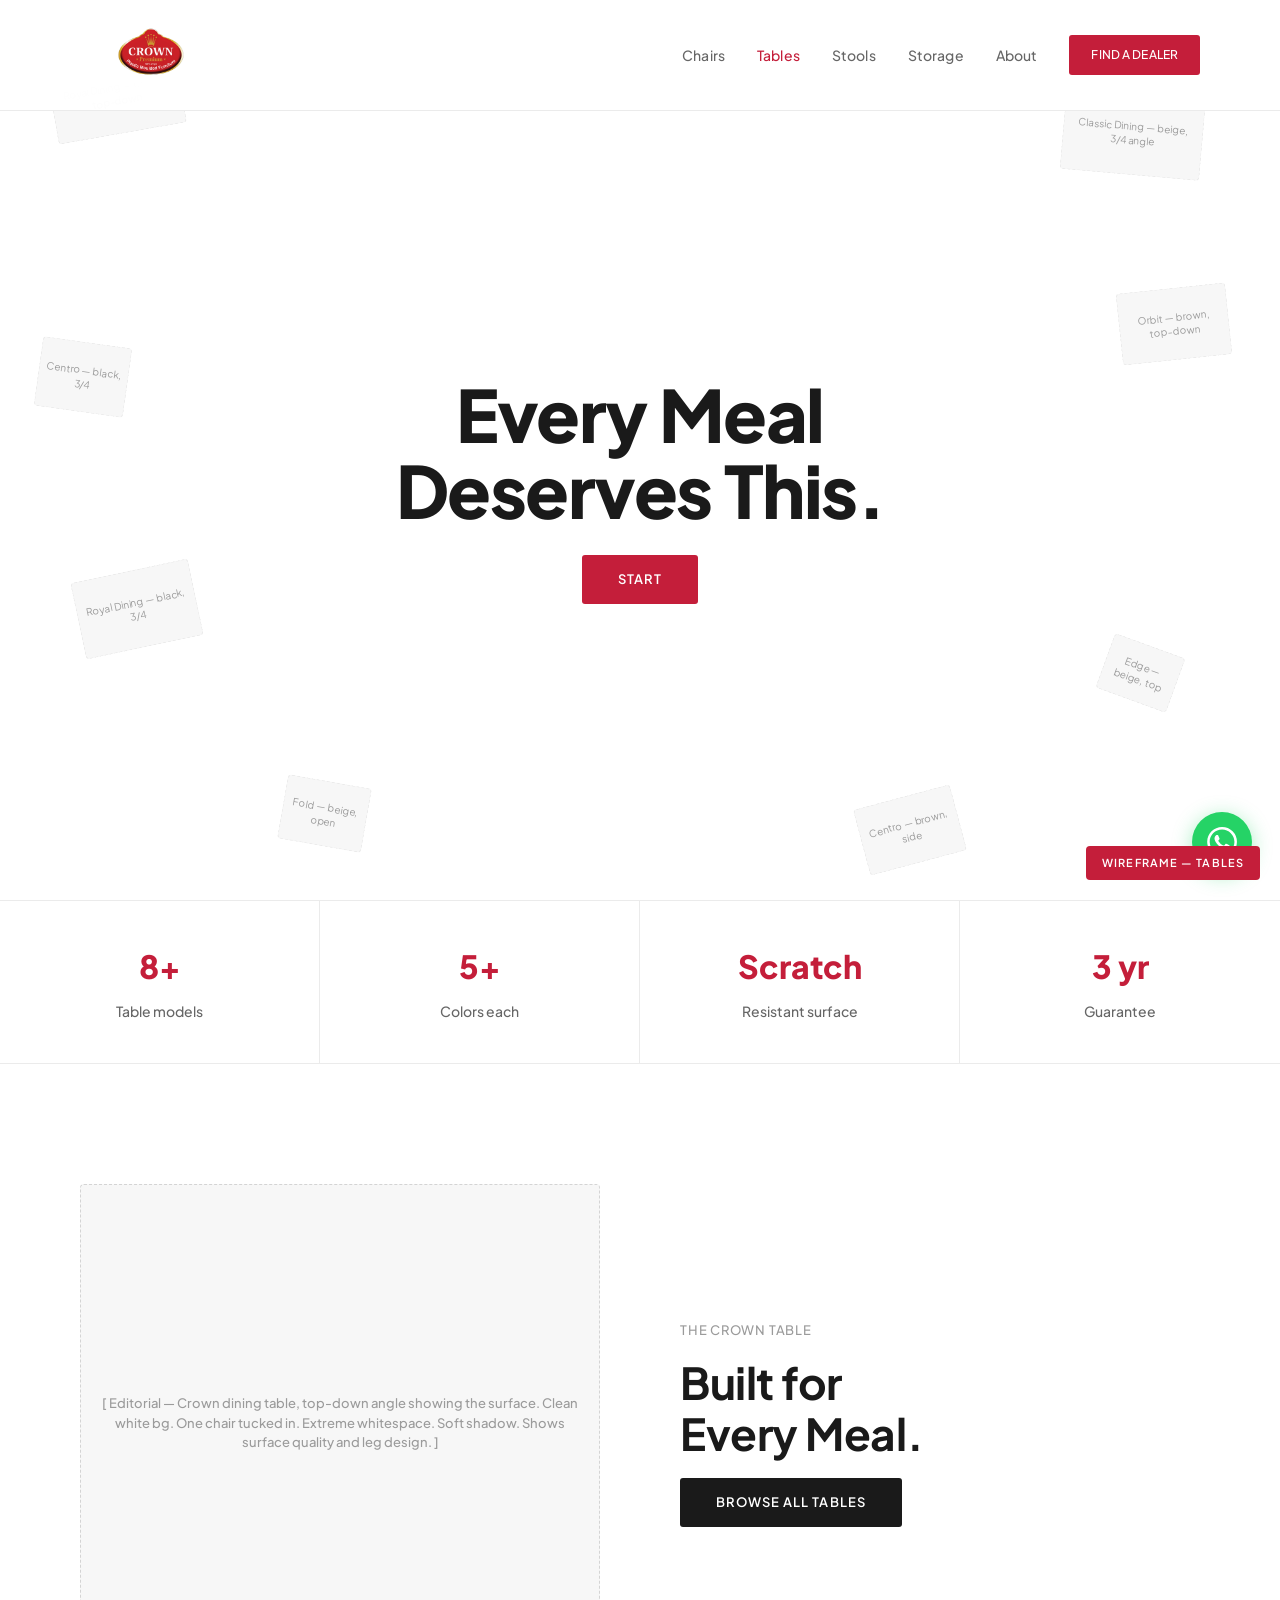
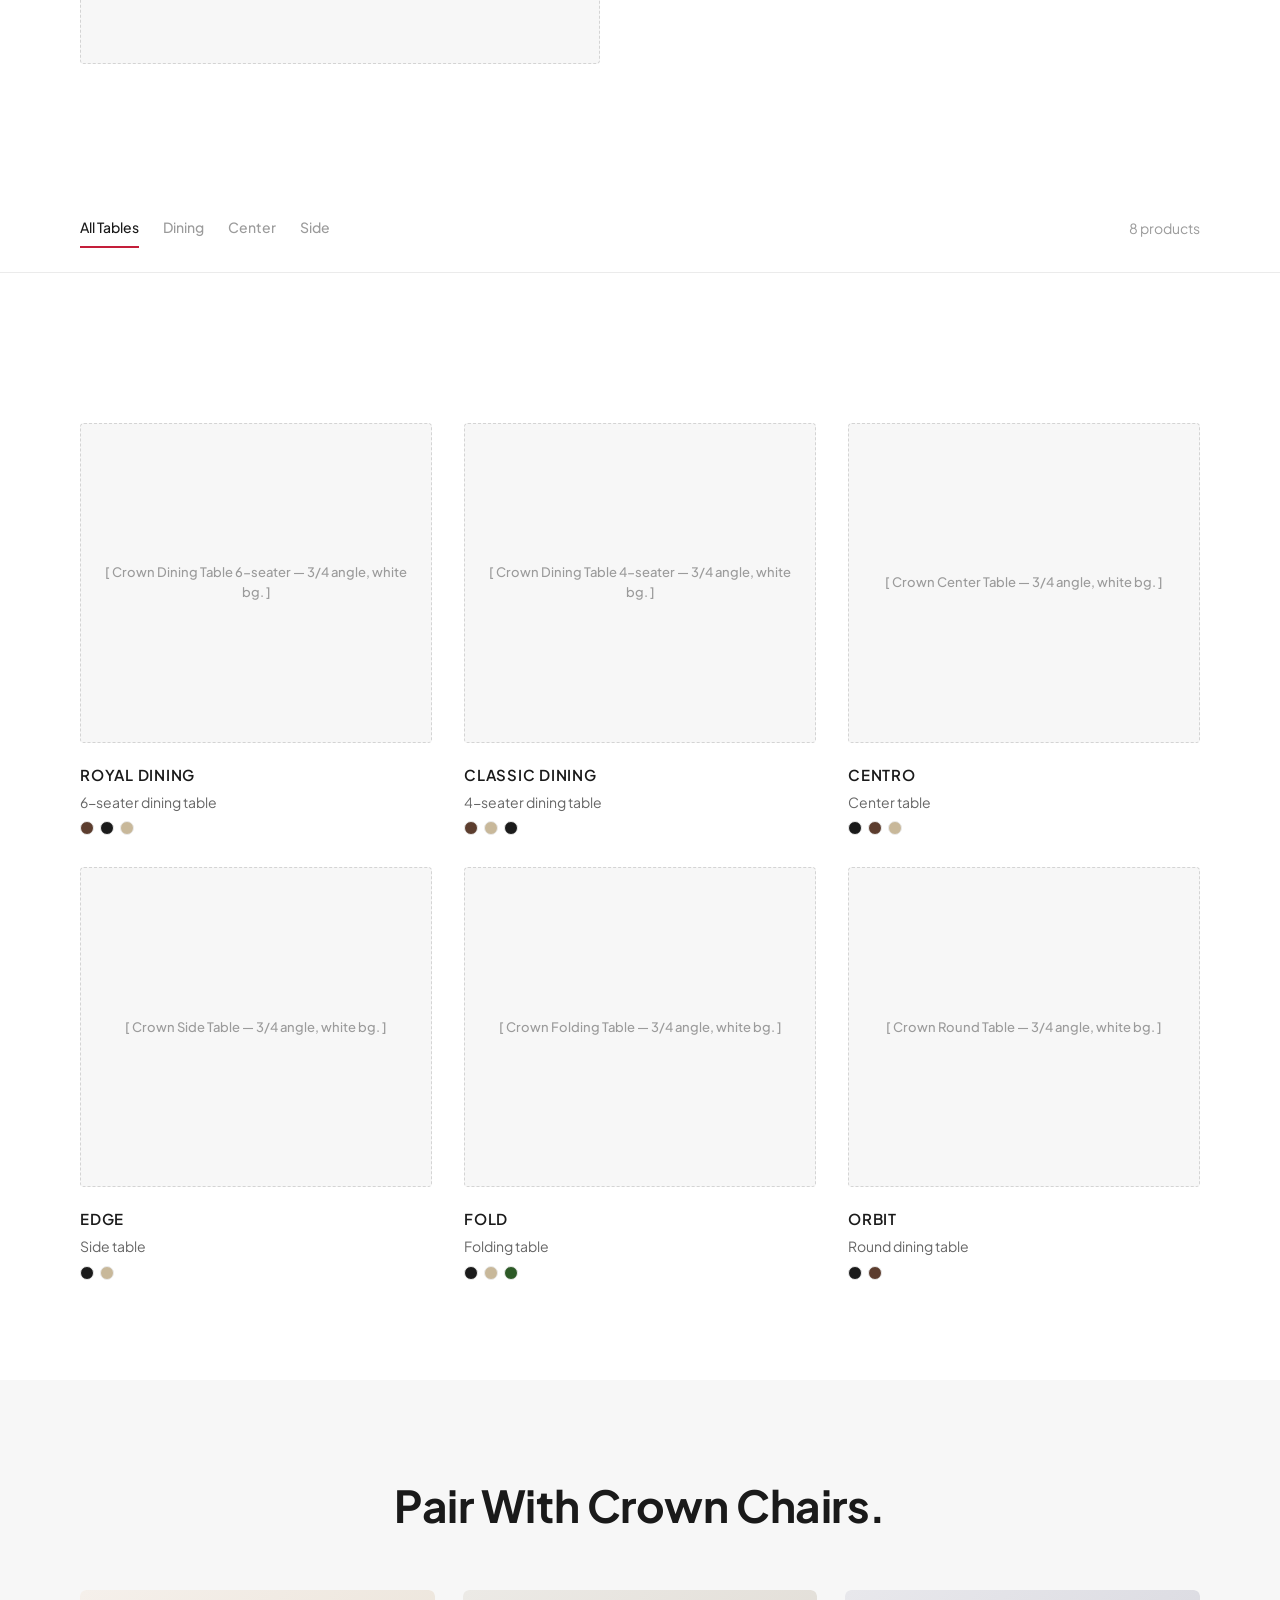
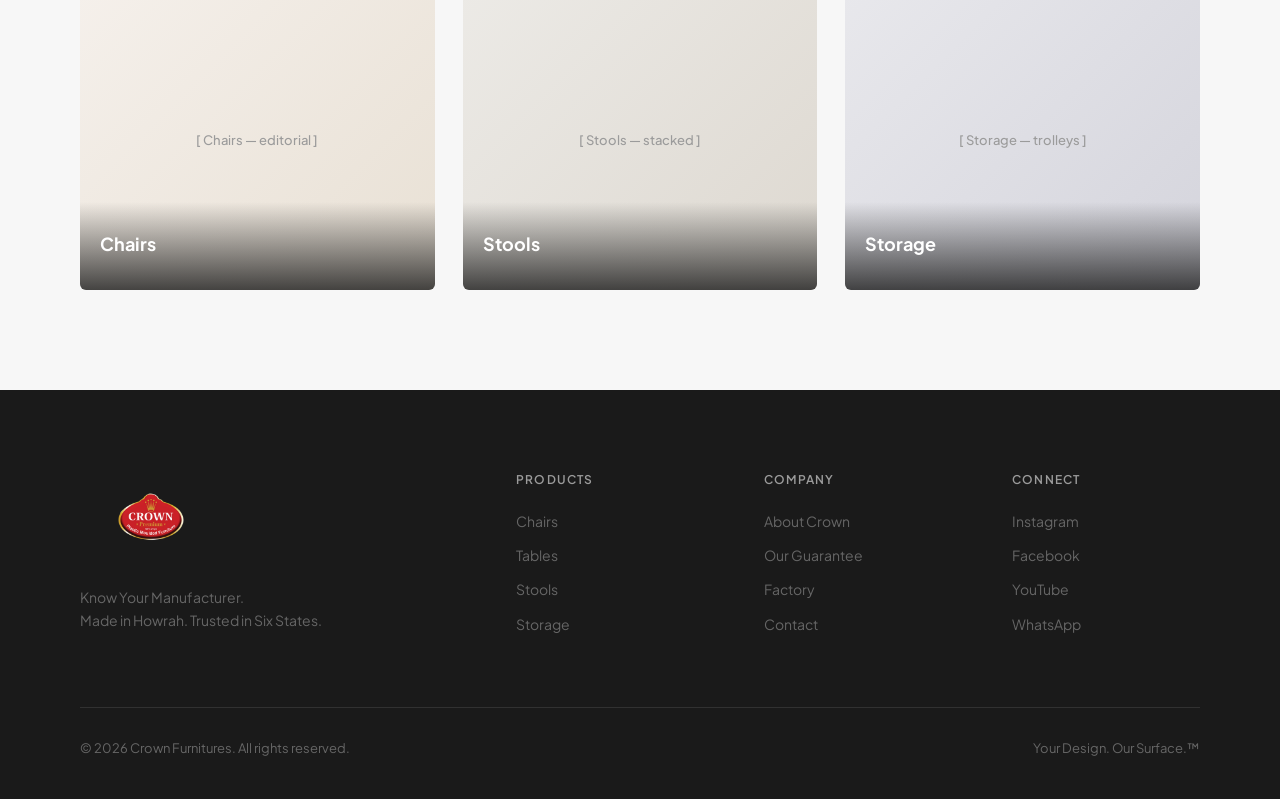
<file: tables.html>
<!DOCTYPE html>
<html lang="en">
<head>
  <meta charset="UTF-8">
  <meta name="viewport" content="width=device-width, initial-scale=1.0">
  <title>Crown — Tables | Sit Different</title>
  <link rel="stylesheet" href="styles.css">
  <link rel="stylesheet" href="category.css">
</head>
<body>

  <div class="wf-label">WIREFRAME — TABLES</div>

  <!-- ═══ NAVIGATION ═══ -->
  <nav class="nav">
    <div class="nav-inner">
      <a href="homepage.html" class="nav-logo">
        <img src="crown-logo.png" alt="Crown Premium Furniture">
      </a>
      <div class="nav-links" id="navLinks">
        <a href="chairs.html">Chairs</a>
        <a href="tables.html" class="active">Tables</a>
        <a href="stools.html">Stools</a>
        <a href="storage.html">Storage</a>
        <a href="#">About</a>
        <a href="homepage.html#dealer" class="nav-cta">Find a Dealer</a>
      </div>
      <button class="nav-hamburger" id="navHamburger" aria-label="Toggle menu">
        <span></span>
      </button>
    </div>
  </nav>
  <div class="mobile-menu-overlay" id="mobileOverlay"></div>

  <!-- ═══ CATEGORY HERO — Vitra-style scattered tables ═══ -->
  <section class="category-hero">
    <div class="scattered-products">
      <div class="scattered-item" style="top:6%; left:4%; width:130px; height:80px; transform:rotate(-10deg);">Royal Dining — brown, top-down</div>
      <div class="scattered-item" style="top:4%; left:30%; width:70px; height:55px; transform:rotate(15deg);">Edge — black, side view</div>
      <div class="scattered-item" style="top:10%; right:6%; width:140px; height:85px; transform:rotate(5deg);">Classic Dining — beige, 3/4 angle</div>
      <div class="scattered-item" style="top:3%; right:35%; width:60px; height:48px; transform:rotate(-22deg);">Fold — green, folded</div>
      <div class="scattered-item" style="top:38%; left:3%; width:90px; height:70px; transform:rotate(8deg);">Centro — black, 3/4</div>
      <div class="scattered-item" style="top:32%; right:4%; width:110px; height:72px; transform:rotate(-6deg);">Orbit — brown, top-down</div>
      <div class="scattered-item" style="bottom:28%; left:6%; width:120px; height:78px; transform:rotate(-12deg);">Royal Dining — black, 3/4</div>
      <div class="scattered-item" style="bottom:22%; right:8%; width:75px; height:58px; transform:rotate(20deg);">Edge — beige, top</div>
      <div class="scattered-item" style="bottom:6%; left:22%; width:85px; height:65px; transform:rotate(10deg);">Fold — beige, open</div>
      <div class="scattered-item" style="bottom:4%; right:25%; width:100px; height:68px; transform:rotate(-15deg);">Centro — brown, side</div>
    </div>
    <div class="category-hero-content">
      <h1 class="heading-hero">Every Meal<br>Deserves This.</h1>
      <a href="#products" class="btn btn-primary">Start</a>
    </div>
  </section>

  <!-- ═══ FEATURE STRIP ═══ -->
  <div class="feature-strip">
    <div class="feature-item">
      <div class="value">8+</div>
      <div class="label">Table models</div>
    </div>
    <div class="feature-item">
      <div class="value">5+</div>
      <div class="label">Colors each</div>
    </div>
    <div class="feature-item">
      <div class="value">Scratch</div>
      <div class="label">Resistant surface</div>
    </div>
    <div class="feature-item">
      <div class="value">3 yr</div>
      <div class="label">Guarantee</div>
    </div>
  </div>

  <!-- ═══ TABLE STORY ═══ -->
  <section class="story-section">
    <div class="container">
      <div class="story-grid">
        <div class="story-image">
          <div class="img-placeholder" style="height:480px;">
            [ Editorial — Crown dining table, top-down angle showing the surface. Clean white bg. One chair tucked in. Extreme whitespace. Soft shadow. Shows surface quality and leg design. ]
          </div>
        </div>
        <div class="story-content">
          <p class="caption">The Crown Table</p>
          <h2 class="heading-section">Built for<br>Every Meal.</h2>
          <a href="#products" class="btn btn-secondary">Browse All Tables</a>
        </div>
      </div>
    </div>
  </section>

  <!-- ═══ FILTER BAR ═══ -->
  <div class="filter-bar" id="products">
    <div class="container">
      <div class="filter-inner">
        <div class="filter-tabs">
          <span class="filter-tab active">All Tables</span>
          <span class="filter-tab">Dining</span>
          <span class="filter-tab">Center</span>
          <span class="filter-tab">Side</span>
        </div>
        <span class="filter-count">8 products</span>
      </div>
    </div>
  </div>

  <!-- ═══ PRODUCT GRID ═══ -->
  <section class="products-section">
    <div class="container">
      <div class="product-grid">
        <div class="product-card">
          <div class="img-placeholder">[ Crown Dining Table 6-seater — 3/4 angle, white bg. ]</div>
          <div class="product-name">Royal Dining</div>
          <div class="product-desc">6-seater dining table</div>
          <div class="product-colors">
            <span class="color-dot" style="background:#5C3D2E;"></span>
            <span class="color-dot" style="background:#1A1A1A;"></span>
            <span class="color-dot" style="background:#C8B89A;"></span>
          </div>
        </div>
        <div class="product-card">
          <div class="img-placeholder">[ Crown Dining Table 4-seater — 3/4 angle, white bg. ]</div>
          <div class="product-name">Classic Dining</div>
          <div class="product-desc">4-seater dining table</div>
          <div class="product-colors">
            <span class="color-dot" style="background:#5C3D2E;"></span>
            <span class="color-dot" style="background:#C8B89A;"></span>
            <span class="color-dot" style="background:#1A1A1A;"></span>
          </div>
        </div>
        <div class="product-card">
          <div class="img-placeholder">[ Crown Center Table — 3/4 angle, white bg. ]</div>
          <div class="product-name">Centro</div>
          <div class="product-desc">Center table</div>
          <div class="product-colors">
            <span class="color-dot" style="background:#1A1A1A;"></span>
            <span class="color-dot" style="background:#5C3D2E;"></span>
            <span class="color-dot" style="background:#C8B89A;"></span>
          </div>
        </div>
        <div class="product-card">
          <div class="img-placeholder">[ Crown Side Table — 3/4 angle, white bg. ]</div>
          <div class="product-name">Edge</div>
          <div class="product-desc">Side table</div>
          <div class="product-colors">
            <span class="color-dot" style="background:#1A1A1A;"></span>
            <span class="color-dot" style="background:#C8B89A;"></span>
          </div>
        </div>
        <div class="product-card">
          <div class="img-placeholder">[ Crown Folding Table — 3/4 angle, white bg. ]</div>
          <div class="product-name">Fold</div>
          <div class="product-desc">Folding table</div>
          <div class="product-colors">
            <span class="color-dot" style="background:#1A1A1A;"></span>
            <span class="color-dot" style="background:#C8B89A;"></span>
            <span class="color-dot" style="background:#2D5A27;"></span>
          </div>
        </div>
        <div class="product-card">
          <div class="img-placeholder">[ Crown Round Table — 3/4 angle, white bg. ]</div>
          <div class="product-name">Orbit</div>
          <div class="product-desc">Round dining table</div>
          <div class="product-colors">
            <span class="color-dot" style="background:#1A1A1A;"></span>
            <span class="color-dot" style="background:#5C3D2E;"></span>
          </div>
        </div>
      </div>
    </div>
  </section>

  <!-- ═══ CROSS-SELL ═══ -->
  <section class="cross-sell">
    <div class="container">
      <div class="section-header">
        <h2 class="heading-section">Pair With Crown Chairs.</h2>
      </div>
      <div class="cross-sell-grid">
        <a href="chairs.html" class="cross-sell-card">
          <div class="img-placeholder" style="background:linear-gradient(135deg, #f5f0eb, #e8e0d4);">[ Chairs — editorial ]</div>
          <div class="overlay"><h4>Chairs</h4></div>
        </a>
        <a href="stools.html" class="cross-sell-card">
          <div class="img-placeholder" style="background:linear-gradient(135deg, #eceae6, #ddd8d0);">[ Stools — stacked ]</div>
          <div class="overlay"><h4>Stools</h4></div>
        </a>
        <a href="storage.html" class="cross-sell-card">
          <div class="img-placeholder" style="background:linear-gradient(135deg, #e8e8ec, #d4d4dc);">[ Storage — trolleys ]</div>
          <div class="overlay"><h4>Storage</h4></div>
        </a>
      </div>
    </div>
  </section>


  <!-- ═══ FOOTER ═══ -->
  <footer class="footer">
    <div class="container">
      <div class="footer-top">
        <div class="footer-logo">
          <img src="crown-logo.png" alt="Crown Premium Furniture">
          <p class="tagline">Know Your Manufacturer.<br>Made in Howrah. Trusted in Six States.</p>
        </div>
        <div class="footer-col"><h4>Products</h4><a href="chairs.html">Chairs</a><a href="tables.html">Tables</a><a href="stools.html">Stools</a><a href="storage.html">Storage</a></div>
        <div class="footer-col"><h4>Company</h4><a href="#">About Crown</a><a href="#">Our Guarantee</a><a href="#">Factory</a><a href="#">Contact</a></div>
        <div class="footer-col"><h4>Connect</h4><a href="#">Instagram</a><a href="#">Facebook</a><a href="#">YouTube</a><a href="#">WhatsApp</a></div>
      </div>
      <div class="footer-bottom"><p>© 2026 Crown Furnitures. All rights reserved.</p><p>Your Design. Our Surface.™</p></div>
    </div>
  </footer>


  <!-- ═══ WHATSAPP FAB ═══ -->
  <a href="https://wa.me/918910674600" target="_blank" class="whatsapp-fab" title="Chat with Crown on WhatsApp">
    <svg viewBox="0 0 24 24" xmlns="http://www.w3.org/2000/svg"><path d="M17.472 14.382c-.297-.149-1.758-.867-2.03-.967-.273-.099-.471-.148-.67.15-.197.297-.767.966-.94 1.164-.173.199-.347.223-.644.075-.297-.15-1.255-.463-2.39-1.475-.883-.788-1.48-1.761-1.653-2.059-.173-.297-.018-.458.13-.606.134-.133.298-.347.446-.52.149-.174.198-.298.298-.497.099-.198.05-.371-.025-.52-.075-.149-.669-1.612-.916-2.207-.242-.579-.487-.5-.669-.51-.173-.008-.371-.01-.57-.01-.198 0-.52.074-.792.372-.272.297-1.04 1.016-1.04 2.479 0 1.462 1.065 2.875 1.213 3.074.149.198 2.096 3.2 5.077 4.487.709.306 1.262.489 1.694.625.712.227 1.36.195 1.871.118.571-.085 1.758-.719 2.006-1.413.248-.694.248-1.289.173-1.413-.074-.124-.272-.198-.57-.347m-5.421 7.403h-.004a9.87 9.87 0 01-5.031-1.378l-.361-.214-3.741.982.998-3.648-.235-.374a9.86 9.86 0 01-1.51-5.26c.001-5.45 4.436-9.884 9.888-9.884 2.64 0 5.122 1.03 6.988 2.898a9.825 9.825 0 012.893 6.994c-.003 5.45-4.437 9.884-9.885 9.884m8.413-18.297A11.815 11.815 0 0012.05 0C5.495 0 .16 5.335.157 11.892c0 2.096.547 4.142 1.588 5.945L.057 24l6.305-1.654a11.882 11.882 0 005.683 1.448h.005c6.554 0 11.89-5.335 11.893-11.893a11.821 11.821 0 00-3.48-8.413z"/></svg>
  </a>

  <!-- ═══ MOBILE MENU JS ═══ -->
  <script>
    const hamburger = document.getElementById('navHamburger');
    const navLinks = document.getElementById('navLinks');
    const overlay = document.getElementById('mobileOverlay');
    function toggleMenu() {
      hamburger.classList.toggle('active');
      navLinks.classList.toggle('active');
      overlay.classList.toggle('active');
      document.body.style.overflow = navLinks.classList.contains('active') ? 'hidden' : '';
    }
    hamburger.addEventListener('click', toggleMenu);
    overlay.addEventListener('click', toggleMenu);
    navLinks.querySelectorAll('a').forEach(link => {
      link.addEventListener('click', () => { if (navLinks.classList.contains('active')) toggleMenu(); });
    });
    window.addEventListener('resize', () => {
      if (window.innerWidth > 768 && navLinks.classList.contains('active')) toggleMenu();
    });
  </script>
</body>
</html>
</file>
<file: styles.css>
/* ═══════════════════════════════════════════════════════════
   CROWN WIREFRAME SYSTEM — Shared Styles
   Font: Plus Jakarta Sans | Colors: Red, Black, White, Gold
   ═══════════════════════════════════════════════════════════ */

@import url('https://fonts.googleapis.com/css2?family=Plus+Jakarta+Sans:wght@300;400;500;600;700;800&display=swap');

/* ─── RESET & BASE ─────────────────────────────────────────── */
*, *::before, *::after { margin: 0; padding: 0; box-sizing: border-box; }

:root {
  --red: #C41E3A;
  --red-dark: #A01830;
  --gold: #D4A843;
  --black: #1A1A1A;
  --white: #FFFFFF;
  --gray-100: #F7F7F7;
  --gray-200: #EBEBEB;
  --gray-300: #D4D4D4;
  --gray-400: #9B9B9B;
  --gray-500: #666666;
  --gray-600: #444444;
  --body: #333333;
  --font: 'Plus Jakarta Sans', -apple-system, sans-serif;
  --max-w: 1200px;
  --transition: 0.3s ease;
}

html { scroll-behavior: smooth; }

body {
  font-family: var(--font);
  color: var(--black);
  background: var(--white);
  line-height: 1.6;
  -webkit-font-smoothing: antialiased;
  overflow-x: hidden;
}

a { text-decoration: none; color: inherit; }
img { max-width: 100%; display: block; }
ul { list-style: none; }

.container {
  max-width: var(--max-w);
  margin: 0 auto;
  padding: 0 40px;
}

/* ─── TYPOGRAPHY ───────────────────────────────────────────── */
.heading-hero {
  font-size: clamp(40px, 6vw, 72px);
  font-weight: 800;
  line-height: 1.05;
  letter-spacing: -0.02em;
}

.heading-section {
  font-size: clamp(28px, 4vw, 44px);
  font-weight: 700;
  line-height: 1.15;
  letter-spacing: -0.01em;
}

.heading-product {
  font-size: clamp(18px, 2.5vw, 26px);
  font-weight: 600;
  letter-spacing: 0.04em;
  text-transform: uppercase;
}

.body-text {
  font-size: 17px;
  font-weight: 400;
  line-height: 1.7;
  color: var(--gray-500);
  max-width: 560px;
}

.caption {
  font-size: 13px;
  font-weight: 500;
  letter-spacing: 0.06em;
  text-transform: uppercase;
  color: var(--gray-400);
}

/* ─── BUTTONS ──────────────────────────────────────────────── */
.btn {
  display: inline-flex;
  align-items: center;
  justify-content: center;
  padding: 14px 36px;
  font-family: var(--font);
  font-size: 13px;
  font-weight: 600;
  letter-spacing: 0.08em;
  text-transform: uppercase;
  border: none;
  border-radius: 3px;
  cursor: pointer;
  transition: all var(--transition);
}

.btn-primary {
  background: var(--red);
  color: var(--white);
}
.btn-primary:hover { background: var(--red-dark); transform: translateY(-1px); box-shadow: 0 4px 20px rgba(196,30,58,0.3); }

.btn-secondary {
  background: var(--black);
  color: var(--white);
}
.btn-secondary:hover { background: #000; transform: translateY(-1px); box-shadow: 0 4px 20px rgba(0,0,0,0.2); }

.btn-tertiary {
  background: var(--white);
  color: var(--black);
}
.btn-tertiary:hover { background: var(--gray-100); transform: translateY(-1px); }

.btn-outline {
  background: transparent;
  color: var(--black);
  border: 1.5px solid var(--black);
}
.btn-outline:hover { background: var(--black); color: var(--white); }

/* ─── NAVIGATION ───────────────────────────────────────────── */
.nav {
  position: fixed;
  top: 0;
  left: 0;
  right: 0;
  z-index: 1000;
  background: rgba(255,255,255,0.95);
  backdrop-filter: blur(20px);
  border-bottom: 1px solid var(--gray-200);
  transition: all var(--transition);
}

.nav-inner {
  max-width: var(--max-w);
  margin: 0 auto;
  padding: 0 40px;
  display: flex;
  align-items: center;
  justify-content: space-between;
  height: 110px;
}

.nav-logo {
  display: flex;
  align-items: center;
}

.nav-logo img {
  height: 100px;
  width: auto;
  display: block;
}

.nav-links {
  display: flex;
  gap: 32px;
  align-items: center;
}

.nav-links a {
  font-size: 14px;
  font-weight: 500;
  color: var(--gray-500);
  transition: color var(--transition);
  letter-spacing: 0.01em;
}

.nav-links a:hover,
.nav-links a.active { color: var(--red); }

/* Nav CTA button */
.nav-cta {
  padding: 10px 22px;
  background: var(--red);
  color: var(--white) !important;
  font-size: 12px !important;
  font-weight: 600;
  letter-spacing: 0.06em;
  text-transform: uppercase;
  border-radius: 3px;
  transition: all var(--transition);
}

.nav-cta:hover {
  background: var(--red-dark) !important;
  color: var(--white) !important;
  transform: translateY(-1px);
}

/* ─── WHATSAPP FAB ────────────────────────────────────────── */
.whatsapp-fab {
  position: fixed;
  bottom: 28px;
  right: 28px;
  z-index: 999;
  width: 60px;
  height: 60px;
  border-radius: 50%;
  background: #25D366;
  display: flex;
  align-items: center;
  justify-content: center;
  box-shadow: 0 4px 20px rgba(37, 211, 102, 0.4);
  cursor: pointer;
  transition: all 0.3s ease;
  border: none;
  text-decoration: none;
}

.whatsapp-fab:hover {
  transform: scale(1.08);
  box-shadow: 0 6px 28px rgba(37, 211, 102, 0.5);
}

.whatsapp-fab svg {
  width: 30px;
  height: 30px;
  fill: #FFFFFF;
}

/* ─── HERO SECTION ─────────────────────────────────────────── */
.hero {
  min-height: 100vh;
  display: flex;
  align-items: center;
  position: relative;
  overflow: hidden;
  padding-top: 80px;
}

.hero-content {
  position: relative;
  z-index: 2;
}

.hero-eyebrow {
  font-size: 12px;
  font-weight: 600;
  letter-spacing: 0.15em;
  text-transform: uppercase;
  color: var(--red);
  margin-bottom: 20px;
}

.hero .heading-hero { margin-bottom: 24px; }
.hero .body-text { margin-bottom: 40px; }

/* ─── IMAGE PLACEHOLDERS ───────────────────────────────────── */
.img-placeholder {
  background: var(--gray-100);
  border: 1.5px dashed var(--gray-300);
  display: flex;
  align-items: center;
  justify-content: center;
  color: var(--gray-400);
  font-size: 13px;
  font-weight: 500;
  text-align: center;
  padding: 20px;
  line-height: 1.5;
  position: relative;
  overflow: hidden;
}

.img-placeholder.dark {
  background: var(--gray-600);
  border-color: var(--gray-500);
  color: var(--gray-400);
}

.img-placeholder.motion-blur {
  background: linear-gradient(135deg, var(--gray-200) 0%, var(--gray-100) 30%, var(--gray-200) 60%, var(--gray-100) 100%);
  border: none;
}

.img-placeholder.motion-blur::before {
  content: '';
  position: absolute;
  left: 10%;
  top: 15%;
  width: 20%;
  height: 70%;
  background: repeating-linear-gradient(
    90deg,
    rgba(150,150,150,0.15) 0px,
    rgba(150,150,150,0.05) 3px,
    transparent 3px,
    transparent 6px
  );
  filter: blur(2px);
}

/* ─── CATEGORY CAROUSEL ────────────────────────────────────── */
.carousel-section {
  padding: 100px 0;
  background: var(--white);
}

.carousel-header {
  display: flex;
  justify-content: space-between;
  align-items: flex-end;
  margin-bottom: 50px;
}

.carousel-controls {
  display: flex;
  gap: 12px;
}

.carousel-btn {
  width: 48px;
  height: 48px;
  border-radius: 50%;
  border: 1.5px solid var(--black);
  background: transparent;
  cursor: pointer;
  display: flex;
  align-items: center;
  justify-content: center;
  font-size: 20px;
  transition: all var(--transition);
}

.carousel-btn:hover {
  background: var(--black);
  color: var(--white);
}

.carousel-track {
  display: flex;
  gap: 24px;
  overflow: hidden;
  transition: transform 0.6s cubic-bezier(0.25, 0.1, 0.25, 1);
}

.carousel-slide {
  min-width: calc(50% - 12px);
  flex-shrink: 0;
  cursor: pointer;
  transition: opacity var(--transition);
}

.carousel-slide:hover { opacity: 0.9; }

.carousel-slide .img-placeholder {
  height: 420px;
  margin-bottom: 24px;
  border-radius: 4px;
}

.carousel-slide .caption { margin-bottom: 8px; }
.carousel-slide .heading-product { margin-bottom: 10px; }

.carousel-dots {
  display: flex;
  justify-content: center;
  gap: 10px;
  margin-top: 40px;
}

.carousel-dot {
  width: 10px;
  height: 10px;
  border-radius: 50%;
  background: var(--gray-300);
  border: none;
  cursor: pointer;
  transition: all var(--transition);
}

.carousel-dot.active {
  background: var(--red);
  width: 32px;
  border-radius: 5px;
}

/* ─── STORYTELLING SECTIONS ────────────────────────────────── */
.story-section {
  padding: 120px 0;
}

.story-section.dark {
  background: var(--black);
  color: var(--white);
}

.story-section.dark .body-text { color: var(--gray-400); }
.story-section.dark .caption { color: var(--gray-400); }

.story-section.red-bg {
  background: var(--red);
  color: var(--white);
}

.story-section.red-bg .body-text { color: rgba(255,255,255,0.8); }
.story-section.red-bg .caption { color: rgba(255,255,255,0.7); }

.story-grid {
  display: grid;
  grid-template-columns: 1fr 1fr;
  gap: 80px;
  align-items: center;
}

.story-grid.reverse { direction: rtl; }
.story-grid.reverse > * { direction: ltr; }

.story-content .caption { margin-bottom: 16px; }
.story-content .heading-section { margin-bottom: 20px; }
.story-content .body-text { margin-bottom: 32px; }

.story-image .img-placeholder {
  height: 480px;
  border-radius: 4px;
}

/* ─── VALUES / FEATURES GRID ──────────────────────────────── */
.values-grid {
  display: grid;
  grid-template-columns: repeat(3, 1fr);
  gap: 48px;
  margin-top: 60px;
}

.value-card {
  padding: 0;
}

.value-number {
  font-size: 48px;
  font-weight: 800;
  color: var(--red);
  line-height: 1;
  margin-bottom: 16px;
}

.value-card h3 {
  font-size: 20px;
  font-weight: 700;
  margin-bottom: 12px;
}

.value-card p {
  font-size: 15px;
  color: var(--gray-500);
  line-height: 1.6;
}

/* ─── PRODUCT GRID ─────────────────────────────────────────── */
.products-section { padding: 100px 0; }

.product-grid {
  display: grid;
  grid-template-columns: repeat(3, 1fr);
  gap: 32px;
  margin-top: 50px;
}

.product-card {
  cursor: pointer;
  transition: transform var(--transition);
}

.product-card:hover { transform: translateY(-4px); }

.product-card .img-placeholder {
  height: 320px;
  margin-bottom: 20px;
  border-radius: 4px;
  transition: box-shadow var(--transition);
}

.product-card:hover .img-placeholder {
  box-shadow: 0 8px 30px rgba(0,0,0,0.08);
}

.product-card .product-name {
  font-size: 15px;
  font-weight: 600;
  letter-spacing: 0.05em;
  text-transform: uppercase;
  margin-bottom: 4px;
}

.product-card .product-desc {
  font-size: 14px;
  color: var(--gray-500);
  margin-bottom: 8px;
}

.product-card .product-colors {
  display: flex;
  gap: 6px;
}

.color-dot {
  width: 14px;
  height: 14px;
  border-radius: 50%;
  border: 1px solid var(--gray-200);
}

/* ─── GUARANTEE BANNER ─────────────────────────────────────── */
.guarantee-banner {
  padding: 80px 0;
  background: var(--black);
  text-align: center;
}

.guarantee-banner .heading-section {
  color: var(--white);
  margin-bottom: 16px;
}

.guarantee-banner .body-text {
  color: var(--gray-400);
  margin: 0 auto 32px;
  text-align: center;
}

/* ─── CATEGORY HERO ────────────────────────────────────────── */
.category-hero {
  padding-top: 80px;
  min-height: 65vh;
  display: flex;
  align-items: center;
  position: relative;
  overflow: hidden;
}

.category-hero-bg {
  position: absolute;
  inset: 0;
  z-index: 0;
}

.category-hero-bg .img-placeholder {
  width: 100%;
  height: 100%;
  border: none;
  border-radius: 0;
}

.category-hero-content {
  position: relative;
  z-index: 2;
  max-width: 560px;
}

.category-hero-content .heading-hero {
  margin-bottom: 20px;
}

.category-hero-content .body-text {
  margin-bottom: 32px;
}

/* ─── FILTER BAR ───────────────────────────────────────────── */
.filter-bar {
  padding: 24px 0;
  border-bottom: 1px solid var(--gray-200);
  position: sticky;
  top: 72px;
  background: rgba(255,255,255,0.95);
  backdrop-filter: blur(20px);
  z-index: 100;
}

.filter-inner {
  display: flex;
  justify-content: space-between;
  align-items: center;
}

.filter-tabs {
  display: flex;
  gap: 24px;
}

.filter-tab {
  font-size: 14px;
  font-weight: 500;
  color: var(--gray-400);
  cursor: pointer;
  padding: 8px 0;
  border-bottom: 2px solid transparent;
  transition: all var(--transition);
}

.filter-tab:hover,
.filter-tab.active {
  color: var(--black);
  border-bottom-color: var(--red);
}

.filter-count {
  font-size: 14px;
  color: var(--gray-400);
}

/* ─── FEATURE STRIP ────────────────────────────────────────── */
.feature-strip {
  display: grid;
  grid-template-columns: repeat(auto-fit, minmax(0, 1fr));
  gap: 0;
  border-top: 1px solid var(--gray-200);
  border-bottom: 1px solid var(--gray-200);
}

.feature-item {
  padding: 40px 32px;
  border-right: 1px solid var(--gray-200);
  text-align: center;
}

.feature-item:last-child { border-right: none; }

.feature-item .value {
  font-size: 32px;
  font-weight: 800;
  color: var(--red);
  margin-bottom: 8px;
}

.feature-item .label {
  font-size: 14px;
  color: var(--gray-500);
  font-weight: 500;
}

/* ─── FOOTER ───────────────────────────────────────────────── */
.footer {
  background: var(--black);
  padding: 80px 0 40px;
  color: var(--white);
}

.footer-top {
  display: grid;
  grid-template-columns: 2fr 1fr 1fr 1fr;
  gap: 60px;
  margin-bottom: 60px;
}

.footer-logo img {
  height: 100px;
  width: auto;
  display: block;
  margin-bottom: 16px;
}

.footer-logo .tagline {
  font-size: 14px;
  color: var(--gray-500);
  line-height: 1.6;
  max-width: 280px;
}

.footer-col h4 {
  font-size: 12px;
  font-weight: 600;
  letter-spacing: 0.1em;
  text-transform: uppercase;
  color: var(--gray-400);
  margin-bottom: 20px;
}

.footer-col a {
  display: block;
  font-size: 14px;
  color: var(--gray-500);
  margin-bottom: 12px;
  transition: color var(--transition);
}

.footer-col a:hover { color: var(--white); }

.footer-bottom {
  border-top: 1px solid rgba(255,255,255,0.1);
  padding-top: 30px;
  display: flex;
  justify-content: space-between;
  align-items: center;
}

.footer-bottom p {
  font-size: 13px;
  color: var(--gray-500);
}

/* ─── WIREFRAME LABEL ──────────────────────────────────────── */
.wf-label {
  position: fixed;
  bottom: 20px;
  right: 20px;
  background: var(--red);
  color: var(--white);
  padding: 8px 16px;
  border-radius: 4px;
  font-size: 11px;
  font-weight: 600;
  letter-spacing: 0.1em;
  text-transform: uppercase;
  z-index: 9999;
}

/* ─── SECTION SPACING ──────────────────────────────────────── */
.section-header {
  text-align: center;
  margin-bottom: 60px;
}

.section-header .caption { margin-bottom: 16px; }
.section-header .heading-section { margin-bottom: 16px; }
.section-header .body-text { margin: 0 auto; text-align: center; }

/* ─── SCROLL INDICATOR ─────────────────────────────────────── */
.scroll-indicator {
  position: absolute;
  bottom: 30px;
  left: 50%;
  transform: translateX(-50%);
  text-align: center;
  z-index: 2;
}

.scroll-indicator span {
  font-size: 12px;
  font-weight: 500;
  color: var(--gray-400);
  letter-spacing: 0.05em;
}

.scroll-indicator .arrow {
  display: block;
  margin-top: 6px;
  font-size: 18px;
  animation: scrollBounce 2s infinite;
}

@keyframes scrollBounce {
  0%, 100% { transform: translateY(0); }
  50% { transform: translateY(6px); }
}

/* ─── HAMBURGER MENU ──────────────────────────────────────── */
.nav-hamburger {
  display: none;
  width: 44px;
  height: 44px;
  align-items: center;
  justify-content: center;
  background: none;
  border: none;
  cursor: pointer;
  padding: 0;
  z-index: 1002;
}

.nav-hamburger span {
  display: block;
  width: 22px;
  height: 2px;
  background: var(--black);
  position: relative;
  transition: all 0.3s ease;
}

.nav-hamburger span::before,
.nav-hamburger span::after {
  content: '';
  position: absolute;
  width: 22px;
  height: 2px;
  background: var(--black);
  left: 0;
  transition: all 0.3s ease;
}

.nav-hamburger span::before { top: -7px; }
.nav-hamburger span::after { top: 7px; }

/* Hamburger open state */
.nav-hamburger.active span { background: transparent; }
.nav-hamburger.active span::before { top: 0; transform: rotate(45deg); }
.nav-hamburger.active span::after { top: 0; transform: rotate(-45deg); }

/* Mobile menu overlay */
.mobile-menu-overlay {
  display: none;
  position: fixed;
  inset: 0;
  background: rgba(0,0,0,0.5);
  z-index: 998;
  opacity: 0;
  transition: opacity 0.3s ease;
}

.mobile-menu-overlay.active {
  opacity: 1;
}

/* ─── RESPONSIVE — TABLET (max-width: 1024px) ────────────── */
@media (max-width: 1024px) {
  .container { padding: 0 32px; }
  .nav-inner { padding: 0 32px; height: 80px; }
  .nav-logo img { height: 70px; }
  .nav-links { gap: 20px; }
  .nav-links a { font-size: 13px; }

  .story-section { padding: 80px 0; }
  .story-grid { gap: 48px; }
  .story-image .img-placeholder { height: 380px; }

  .carousel-section { padding: 70px 0; }
  .carousel-slide .img-placeholder { height: 320px; }

  .products-section { padding: 70px 0; }

  .values-grid { gap: 32px; }

  .footer-top { gap: 40px; }

  .guarantee-banner { padding: 60px 0; }
}

/* ─── RESPONSIVE — MOBILE (max-width: 768px) ─────────────── */
@media (max-width: 768px) {
  .container { padding: 0 20px; }

  /* Navigation */
  .nav-inner { padding: 0 20px; height: 60px; }
  .nav-logo img { height: 50px; }
  .nav-hamburger { display: flex; }

  .nav-links {
    position: fixed;
    top: 0;
    right: -100%;
    width: 280px;
    height: 100vh;
    background: var(--white);
    flex-direction: column;
    padding: 80px 32px 40px;
    gap: 0;
    z-index: 999;
    box-shadow: -4px 0 20px rgba(0,0,0,0.1);
    transition: right 0.35s cubic-bezier(0.25, 0.1, 0.25, 1);
    display: flex;
    overflow-y: auto;
  }

  .nav-links.active { right: 0; }

  .nav-links a {
    font-size: 16px;
    padding: 14px 0;
    border-bottom: 1px solid var(--gray-200);
  }

  .nav-links a:last-child { border-bottom: none; }

  .nav-cta {
    margin-top: 16px;
    text-align: center;
    display: block;
    padding: 14px 22px !important;
  }

  .mobile-menu-overlay { display: block; }

  /* Hero */
  .hero { padding-top: 60px; min-height: auto; }

  /* Story sections */
  .story-section { padding: 60px 0; }
  .story-grid {
    grid-template-columns: 1fr;
    gap: 32px;
  }
  .story-grid.reverse { direction: ltr; }
  .story-image .img-placeholder { height: 280px; }
  .story-content .heading-section { margin-bottom: 16px; }
  .story-content .body-text { margin-bottom: 24px; }

  /* Values grid */
  .values-grid {
    grid-template-columns: 1fr;
    gap: 32px;
    margin-top: 40px;
  }
  .value-number { font-size: 36px; }

  /* Product grid */
  .products-section { padding: 60px 0; }
  .product-grid {
    grid-template-columns: repeat(2, 1fr);
    gap: 16px;
    margin-top: 32px;
  }
  .product-card .img-placeholder { height: 200px; margin-bottom: 12px; }
  .product-card .product-name { font-size: 13px; }
  .product-card .product-desc { font-size: 12px; }

  /* Carousel */
  .carousel-section { padding: 60px 0; }
  .carousel-header { flex-direction: column; align-items: flex-start; gap: 16px; margin-bottom: 32px; }
  .carousel-slide { min-width: 100%; }
  .carousel-slide .img-placeholder { height: 260px; margin-bottom: 16px; }
  .carousel-btn { width: 40px; height: 40px; }
  .carousel-dot { width: 8px; height: 8px; }
  .carousel-dot.active { width: 24px; }

  /* Feature strip */
  .feature-strip { grid-template-columns: repeat(2, 1fr); }
  .feature-item { padding: 24px 16px; }
  .feature-item .value { font-size: 24px; }
  .feature-item .label { font-size: 12px; }
  .feature-item:nth-child(odd):last-child {
    grid-column: 1 / -1;
  }

  /* Filter bar */
  .filter-bar { top: 60px; padding: 16px 0; }
  .filter-inner { flex-direction: column; gap: 12px; align-items: flex-start; }
  .filter-tabs {
    display: flex;
    gap: 0;
    overflow-x: auto;
    -webkit-overflow-scrolling: touch;
    width: 100%;
    padding-bottom: 4px;
    scrollbar-width: none;
  }
  .filter-tabs::-webkit-scrollbar { display: none; }
  .filter-tab {
    flex-shrink: 0;
    padding: 8px 16px;
    font-size: 13px;
    white-space: nowrap;
  }

  /* Guarantee banner */
  .guarantee-banner { padding: 48px 0; }

  /* Category hero */
  .category-hero { padding-top: 60px; min-height: 70vh; }

  /* Footer */
  .footer { padding: 48px 0 32px; }
  .footer-top {
    grid-template-columns: 1fr 1fr;
    gap: 32px;
    margin-bottom: 40px;
  }
  .footer-logo { grid-column: 1 / -1; }
  .footer-logo img { height: 60px; }
  .footer-bottom {
    flex-direction: column;
    gap: 8px;
    text-align: center;
  }

  /* Section header */
  .section-header { margin-bottom: 32px; }

  /* WhatsApp FAB */
  .whatsapp-fab { width: 52px; height: 52px; bottom: 20px; right: 20px; }
  .whatsapp-fab svg { width: 26px; height: 26px; }

  /* Wireframe label */
  .wf-label { font-size: 9px; padding: 6px 10px; bottom: 16px; right: 16px; }

  /* Body text max-width */
  .body-text { font-size: 15px; max-width: 100%; }
}

/* ─── RESPONSIVE — SMALL MOBILE (max-width: 480px) ───────── */
@media (max-width: 480px) {
  .container { padding: 0 16px; }
  .nav-inner { padding: 0 16px; }

  /* Product grid single column */
  .product-grid { grid-template-columns: 1fr; gap: 24px; }
  .product-card .img-placeholder { height: 240px; }
  .product-card .product-name { font-size: 14px; }
  .product-card .product-desc { font-size: 13px; }

  /* Feature strip single column */
  .feature-strip { grid-template-columns: 1fr; }
  .feature-item { border-right: none; border-bottom: 1px solid var(--gray-200); }
  .feature-item:last-child { border-bottom: none; }

  /* Footer single column */
  .footer-top { grid-template-columns: 1fr; gap: 24px; }

  /* Story image */
  .story-image .img-placeholder { height: 220px; }

  /* Values */
  .values-grid { gap: 24px; }

  /* Carousel */
  .carousel-slide .img-placeholder { height: 200px; }

  /* Sections reduced padding */
  .story-section { padding: 48px 0; }
  .products-section { padding: 48px 0; }
  .carousel-section { padding: 48px 0; }
  .guarantee-banner { padding: 40px 0; }

  /* Category hero */
  .category-hero { min-height: 60vh; }

  /* Scroll indicator */
  .scroll-indicator { bottom: 20px; }
}
</file>
<file: category.css>
/* ═══════════════════════════════════════════════════════════
   CROWN — Category Page Shared Styles
   ═══════════════════════════════════════════════════════════ */

/* ─── CATEGORY HERO — Vitra-style scattered products ──────── */
.category-hero {
  min-height: 100vh;
  display: flex;
  align-items: center;
  justify-content: center;
  position: relative;
  overflow: hidden;
  background: var(--white);
}

/* Scattered product images — positioned absolutely around the viewport */
.scattered-products {
  position: absolute;
  inset: 0;
  z-index: 0;
  pointer-events: none;
}

.scattered-item {
  position: absolute;
  display: flex;
  align-items: center;
  justify-content: center;
  font-size: 10px;
  color: var(--gray-400);
  text-align: center;
  line-height: 1.4;
  padding: 6px;
  border: 1px dashed var(--gray-200);
  border-radius: 4px;
  background: var(--gray-100);
}

/* Center content — headline + CTA */
.category-hero-content {
  position: relative;
  z-index: 2;
  text-align: center;
  max-width: 600px;
  padding: 0 24px;
}

.category-hero-content .heading-hero {
  color: var(--black);
  margin-bottom: 28px;
}

/* ─── PRODUCT LIST (Leibal-style alternate) ────────────────── */
.product-list {
  padding: 80px 0;
}

.product-list-item {
  display: grid;
  grid-template-columns: 1fr 1fr;
  gap: 60px;
  align-items: center;
  padding: 60px 0;
  border-bottom: 1px solid var(--gray-200);
  cursor: pointer;
  transition: opacity var(--transition);
}

.product-list-item:hover { opacity: 0.85; }
.product-list-item:first-child { padding-top: 0; }

.product-list-item:nth-child(even) { direction: rtl; }
.product-list-item:nth-child(even) > * { direction: ltr; }

.product-list-item .img-placeholder {
  height: 380px;
  border-radius: 4px;
}

.product-list-info .caption { margin-bottom: 8px; color: var(--red); }
.product-list-info .heading-product { margin-bottom: 12px; font-size: 28px; }

.product-list-info .product-tagline {
  font-size: 16px;
  color: var(--gray-500);
  line-height: 1.6;
  margin-bottom: 20px;
  max-width: 380px;
}

.product-list-info .product-specs {
  display: flex;
  gap: 24px;
  margin-bottom: 24px;
}

.product-list-info .spec {
  font-size: 13px;
  color: var(--gray-400);
}

.product-list-info .spec strong {
  display: block;
  font-size: 15px;
  color: var(--black);
  font-weight: 600;
  margin-bottom: 2px;
}

/* ─── CATEGORY CROSS-SELL ──────────────────────────────────── */
.cross-sell {
  padding: 100px 0;
  background: var(--gray-100);
}

.cross-sell-grid {
  display: grid;
  grid-template-columns: repeat(3, 1fr);
  gap: 28px;
  margin-top: 48px;
}

.cross-sell-card {
  position: relative;
  border-radius: 6px;
  overflow: hidden;
  cursor: pointer;
  transition: transform var(--transition);
}

.cross-sell-card:hover { transform: translateY(-4px); }

.cross-sell-card .img-placeholder {
  height: 300px;
  border: none;
  border-radius: 6px;
}

.cross-sell-card .overlay {
  position: absolute;
  bottom: 0;
  left: 0;
  right: 0;
  padding: 28px 20px;
  background: linear-gradient(transparent, rgba(26,26,26,0.8));
  color: var(--white);
}

.cross-sell-card .overlay h4 {
  font-size: 18px;
  font-weight: 700;
  margin-bottom: 4px;
}

.cross-sell-card .overlay p {
  font-size: 13px;
  color: rgba(255,255,255,0.7);
}

/* ─── RESPONSIVE — TABLET (max-width: 1024px) ────────────── */
@media (max-width: 1024px) {
  .product-list-item { gap: 40px; padding: 48px 0; }
  .product-list-item .img-placeholder { height: 300px; }
  .product-list-info .heading-product { font-size: 24px; }

  .cross-sell-grid { gap: 20px; }
  .cross-sell-card .img-placeholder { height: 240px; }
}

/* ─── RESPONSIVE — MOBILE (max-width: 768px) ─────────────── */
@media (max-width: 768px) {
  /* Scattered products — scale down and reduce */
  .scattered-products { opacity: 0.3; }
  .scattered-item { transform: scale(0.7) !important; }

  .category-hero { min-height: 70vh; }
  .category-hero-content { max-width: 100%; padding: 0 20px; }

  /* Product list — single column */
  .product-list { padding: 48px 0; }
  .product-list-item {
    grid-template-columns: 1fr;
    gap: 24px;
    padding: 40px 0;
  }
  .product-list-item:nth-child(even) { direction: ltr; }
  .product-list-item .img-placeholder { height: 240px; }
  .product-list-info .heading-product { font-size: 22px; }
  .product-list-info .product-tagline { max-width: 100%; }
  .product-list-info .product-specs { gap: 16px; flex-wrap: wrap; }

  /* Cross-sell — 1 column on mobile */
  .cross-sell { padding: 60px 0; }
  .cross-sell-grid {
    grid-template-columns: 1fr;
    gap: 16px;
    margin-top: 32px;
  }
  .cross-sell-card .img-placeholder { height: 200px; }
}

/* ─── RESPONSIVE — SMALL MOBILE (max-width: 480px) ───────── */
@media (max-width: 480px) {
  .scattered-products { display: none; }
  .category-hero { min-height: 60vh; }

  .product-list-item .img-placeholder { height: 200px; }
  .product-list-info .heading-product { font-size: 20px; }

  .cross-sell { padding: 48px 0; }
  .cross-sell-card .img-placeholder { height: 180px; }
}
</file>
